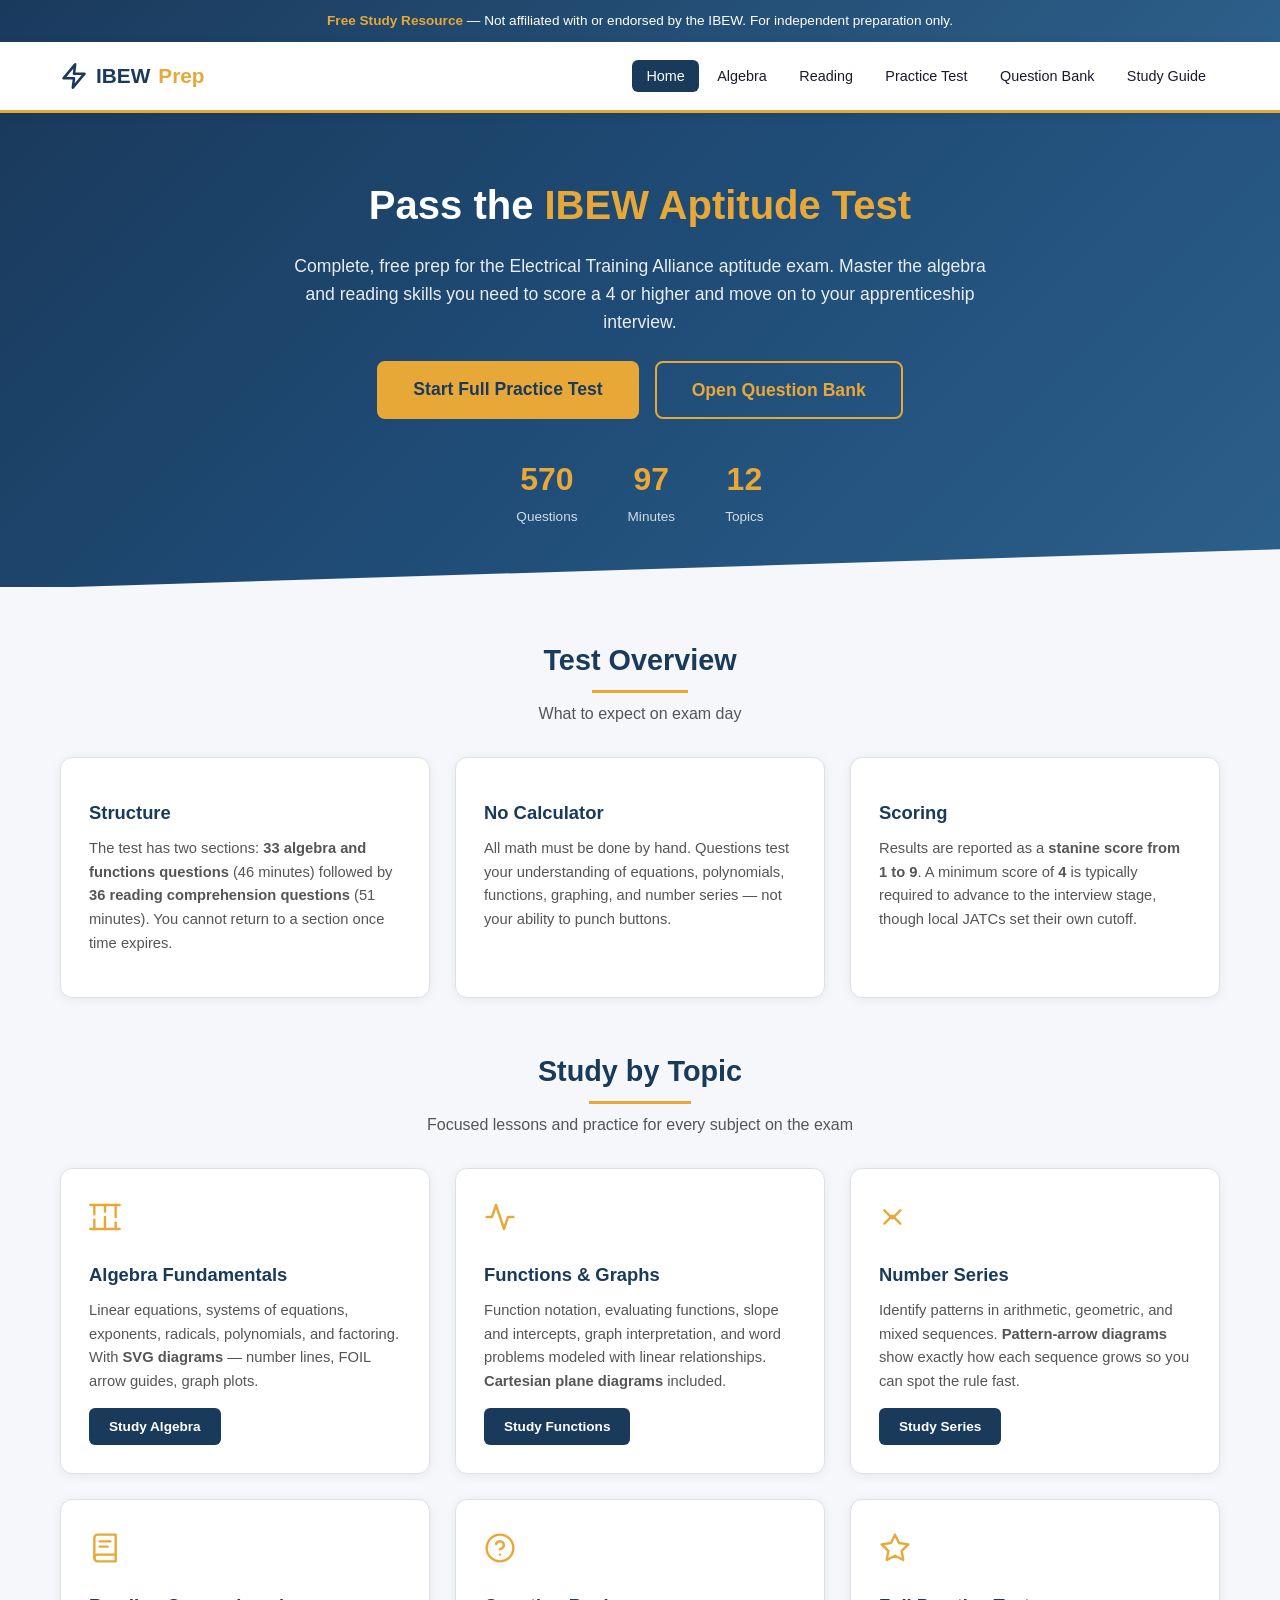
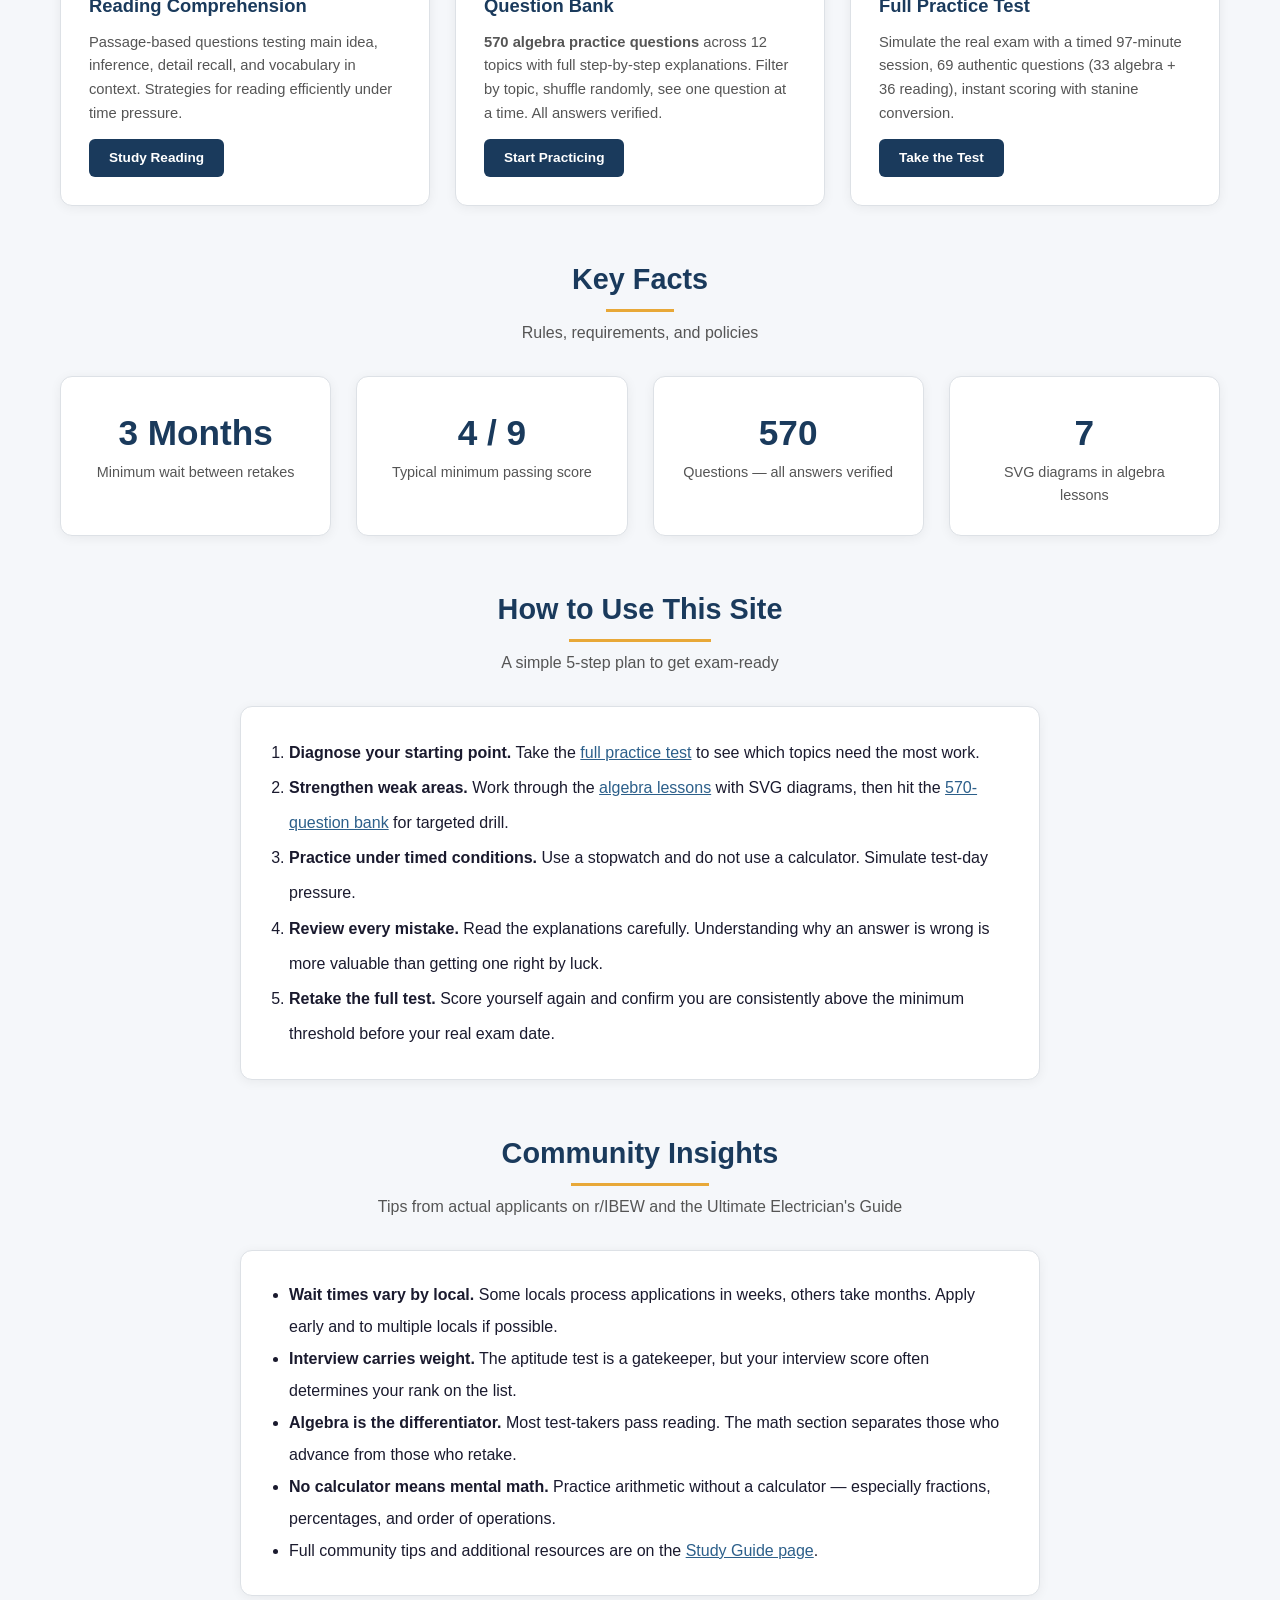
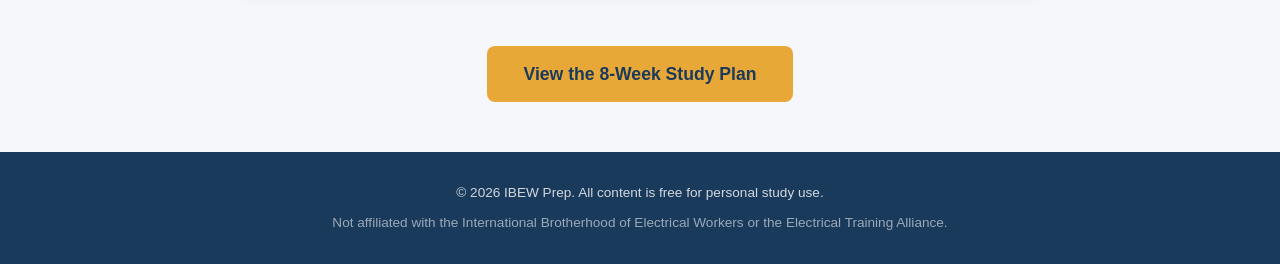
<file: index.html>
<!DOCTYPE html>
<html lang="en">
<head>
  <meta charset="UTF-8">
  <meta name="viewport" content="width=device-width, initial-scale=1.0">
  <title>IBEW Prep — Free Aptitude Test Study Guide & Practice</title>
  <meta name="description" content="Free IBEW Aptitude Test prep with algebra lessons, reading comprehension practice, SVG diagrams, and a 570-question bank. Pass your electrician apprenticeship exam.">
  <link rel="stylesheet" href="css/style.css">
</head>
<body>

  <!-- Top Banner -->
  <div class="top-banner">
    <strong>Free Study Resource</strong> — Not affiliated with or endorsed by the IBEW. For independent preparation only.
  </div>

  <!-- Header -->
  <header>
    <div class="header-inner">
      <a href="index.html" class="logo">
        <svg width="28" height="28" viewBox="0 0 24 24" fill="none" stroke="currentColor" stroke-width="2.2" stroke-linecap="round" stroke-linejoin="round">
          <path d="M13 2L3 14h9l-1 8 10-12h-9l1-8z"/>
        </svg>
        IBEW <span>Prep</span>
      </a>
      <nav>
        <a href="index.html" class="active">Home</a>
        <a href="./pages/algebra.html">Algebra</a>
        <a href="./pages/reading.html">Reading</a>
        <a href="./pages/practice-test.html">Practice Test</a>
        <a href="./pages/question-bank.html">Question Bank</a>
        <a href="./pages/study-guide.html">Study Guide</a>
      </nav>
    </div>
  </header>

  <!-- Hero -->
  <section class="hero">
    <h1>Pass the <span>IBEW Aptitude Test</span></h1>
    <p>Complete, free prep for the Electrical Training Alliance aptitude exam. Master the algebra and reading skills you need to score a 4 or higher and move on to your apprenticeship interview.</p>
    <div class="hero-actions">
      <a href="./pages/practice-test.html" class="hero-cta">Start Full Practice Test</a>
      <a href="./pages/question-bank.html" class="hero-cta hero-cta-secondary">Open Question Bank</a>
    </div>

    <div class="hero-stats">
      <div class="stat">
        <div class="stat-num">570</div>
        <div class="stat-label">Questions</div>
      </div>
      <div class="stat">
        <div class="stat-num">97</div>
        <div class="stat-label">Minutes</div>
      </div>
      <div class="stat">
        <div class="stat-num">12</div>
        <div class="stat-label">Topics</div>
      </div>
    </div>
  </section>

  <!-- Overview -->
  <div class="container">
    <div class="section-title">
      <h2>Test Overview</h2>
      <p>What to expect on exam day</p>
    </div>

    <div class="card-grid">
      <div class="card">
        <div class="card-icon"></div>
        <h3>Structure</h3>
        <p>The test has two sections: <strong>33 algebra and functions questions</strong> (46 minutes) followed by <strong>36 reading comprehension questions</strong> (51 minutes). You cannot return to a section once time expires.</p>
      </div>
      <div class="card">
        <div class="card-icon"></div>
        <h3>No Calculator</h3>
        <p>All math must be done by hand. Questions test your understanding of equations, polynomials, functions, graphing, and number series — not your ability to punch buttons.</p>
      </div>
      <div class="card">
        <div class="card-icon"></div>
        <h3>Scoring</h3>
        <p>Results are reported as a <strong>stanine score from 1 to 9</strong>. A minimum score of <strong>4</strong> is typically required to advance to the interview stage, though local JATCs set their own cutoff.</p>
      </div>
    </div>

    <!-- Updated Stats Row -->
    <div class="section-title">
      <h2>Study by Topic</h2>
      <p>Focused lessons and practice for every subject on the exam</p>
    </div>

    <div class="card-grid">
      <div class="card">
        <div class="card-icon">
          <svg width="32" height="32" viewBox="0 0 24 24" fill="none" stroke="currentColor" stroke-width="1.8" stroke-linecap="round" stroke-linejoin="round">
            <line x1="4" y1="21" x2="4" y2="14"/><line x1="4" y1="10" x2="4" y2="3"/>
            <line x1="12" y1="21" x2="12" y2="12"/><line x1="12" y1="8" x2="12" y2="3"/>
            <line x1="20" y1="21" x2="20" y2="16"/><line x1="20" y1="12" x2="20" y2="3"/>
            <line x1="1" y1="3" x2="23" y2="3"/><line x1="1" y1="21" x2="23" y2="21"/>
          </svg>
        </div>
        <h3>Algebra Fundamentals</h3>
        <p>Linear equations, systems of equations, exponents, radicals, polynomials, and factoring. With <strong>SVG diagrams</strong> — number lines, FOIL arrow guides, graph plots.</p>
        <a href="./pages/algebra.html#fundamentals" class="btn">Study Algebra</a>
      </div>
      <div class="card">
        <div class="card-icon">
          <svg width="32" height="32" viewBox="0 0 24 24" fill="none" stroke="currentColor" stroke-width="1.8" stroke-linecap="round" stroke-linejoin="round">
            <polyline points="22 12 18 12 15 21 9 3 6 12 2 12"/>
          </svg>
        </div>
        <h3>Functions & Graphs</h3>
        <p>Function notation, evaluating functions, slope and intercepts, graph interpretation, and word problems modeled with linear relationships. <strong>Cartesian plane diagrams</strong> included.</p>
        <a href="./pages/algebra.html#functions" class="btn">Study Functions</a>
      </div>
      <div class="card">
        <div class="card-icon">
          <svg width="32" height="32" viewBox="0 0 24 24" fill="none" stroke="currentColor" stroke-width="1.8" stroke-linecap="round" stroke-linejoin="round">
            <polyline points="4 17 10 11 16 17"/><polyline points="4 7 10 13 16 7"/>
          </svg>
        </div>
        <h3>Number Series</h3>
        <p>Identify patterns in arithmetic, geometric, and mixed sequences. <strong>Pattern-arrow diagrams</strong> show exactly how each sequence grows so you can spot the rule fast.</p>
        <a href="./pages/algebra.html#series" class="btn">Study Series</a>
      </div>
      <div class="card">
        <div class="card-icon">
          <svg width="32" height="32" viewBox="0 0 24 24" fill="none" stroke="currentColor" stroke-width="1.8" stroke-linecap="round" stroke-linejoin="round">
            <path d="M4 19.5A2.5 2.5 0 0 1 6.5 17H20"/><path d="M6.5 2H20v20H6.5A2.5 2.5 0 0 1 4 19.5v-15A2.5 2.5 0 0 1 6.5 2z"/>
            <line x1="8" y1="7" x2="16" y2="7"/><line x1="8" y1="11" x2="14" y2="11"/>
          </svg>
        </div>
        <h3>Reading Comprehension</h3>
        <p>Passage-based questions testing main idea, inference, detail recall, and vocabulary in context. Strategies for reading efficiently under time pressure.</p>
        <a href="./pages/reading.html" class="btn">Study Reading</a>
      </div>
      <div class="card">
        <div class="card-icon">
          <svg width="32" height="32" viewBox="0 0 24 24" fill="none" stroke="currentColor" stroke-width="1.8" stroke-linecap="round" stroke-linejoin="round">
            <circle cx="12" cy="12" r="10"/><path d="M9.09 9a3 3 0 0 1 5.83 1c0 2-3 3-3 3"/><line x1="12" y1="17" x2="12.01" y2="17"/>
          </svg>
        </div>
        <h3>Question Bank</h3>
        <p><strong>570 algebra practice questions</strong> across 12 topics with full step-by-step explanations. Filter by topic, shuffle randomly, see one question at a time. All answers verified.</p>
        <a href="./pages/question-bank.html" class="btn">Start Practicing</a>
      </div>
      <div class="card">
        <div class="card-icon">
          <svg width="32" height="32" viewBox="0 0 24 24" fill="none" stroke="currentColor" stroke-width="1.8" stroke-linecap="round" stroke-linejoin="round">
            <polygon points="12 2 15.09 8.26 22 9.27 17 14.14 18.18 21.02 12 17.77 5.82 21.02 7 14.14 2 9.27 8.91 8.26 12 2"/>
          </svg>
        </div>
        <h3>Full Practice Test</h3>
        <p>Simulate the real exam with a timed 97-minute session, 69 authentic questions (33 algebra + 36 reading), instant scoring with stanine conversion.</p>
        <a href="./pages/practice-test.html" class="btn">Take the Test</a>
      </div>
    </div>

    <!-- Quick Stats -->
    <div class="section-title">
      <h2>Key Facts</h2>
      <p>Rules, requirements, and policies</p>
    </div>

    <div class="card-grid" style="grid-template-columns: repeat(auto-fit, minmax(200px, 1fr));">
      <div class="card" style="text-align:center;">
        <div class="stat-num" style="font-size:2.2rem; color:var(--primary);">3 Months</div>
        <p style="margin-bottom:0; font-size:0.9rem;">Minimum wait between retakes</p>
      </div>
      <div class="card" style="text-align:center;">
        <div class="stat-num" style="font-size:2.2rem; color:var(--primary);">4 / 9</div>
        <p style="margin-bottom:0; font-size:0.9rem;">Typical minimum passing score</p>
      </div>
      <div class="card" style="text-align:center;">
        <div class="stat-num" style="font-size:2.2rem; color:var(--primary);">570</div>
        <p style="margin-bottom:0; font-size:0.9rem;">Questions — all answers verified</p>
      </div>
      <div class="card" style="text-align:center;">
        <div class="stat-num" style="font-size:2.2rem; color:var(--primary);">7</div>
        <p style="margin-bottom:0; font-size:0.9rem;">SVG diagrams in algebra lessons</p>
      </div>
    </div>

    <!-- How to Use This Site -->
    <div class="section-title">
      <h2>How to Use This Site</h2>
      <p>A simple 5-step plan to get exam-ready</p>
    </div>

    <div class="card" style="max-width: 800px; margin: 0 auto 30px;">
      <ol style="margin-left: 20px; line-height: 2.2;">
        <li><strong>Diagnose your starting point.</strong> Take the <a href="./pages/practice-test.html" style="color: var(--primary-light);">full practice test</a> to see which topics need the most work.</li>
        <li><strong>Strengthen weak areas.</strong> Work through the <a href="./pages/algebra.html" style="color: var(--primary-light);">algebra lessons</a> with SVG diagrams, then hit the <a href="./pages/question-bank.html" style="color: var(--primary-light);">570-question bank</a> for targeted drill.</li>
        <li><strong>Practice under timed conditions.</strong> Use a stopwatch and do not use a calculator. Simulate test-day pressure.</li>
        <li><strong>Review every mistake.</strong> Read the explanations carefully. Understanding why an answer is wrong is more valuable than getting one right by luck.</li>
        <li><strong>Retake the full test.</strong> Score yourself again and confirm you are consistently above the minimum threshold before your real exam date.</li>
      </ol>
    </div>

    <!-- Community section -->
    <div class="section-title">
      <h2>Community Insights</h2>
      <p>Tips from actual applicants on r/IBEW and the Ultimate Electrician's Guide</p>
    </div>

    <div class="card" style="max-width: 800px; margin: 0 auto 30px;">
      <ul style="margin-left: 20px; line-height: 2.0;">
        <li><strong>Wait times vary by local.</strong> Some locals process applications in weeks, others take months. Apply early and to multiple locals if possible.</li>
        <li><strong>Interview carries weight.</strong> The aptitude test is a gatekeeper, but your interview score often determines your rank on the list.</li>
        <li><strong>Algebra is the differentiator.</strong> Most test-takers pass reading. The math section separates those who advance from those who retake.</li>
        <li><strong>No calculator means mental math.</strong> Practice arithmetic without a calculator — especially fractions, percentages, and order of operations.</li>
        <li>Full community tips and additional resources are on the <a href="./pages/study-guide.html" style="color: var(--primary-light);">Study Guide page</a>.</li>
      </ul>
    </div>

    <!-- CTA -->
    <div style="text-align:center; margin: 50px 0;">
      <a href="./pages/study-guide.html" class="hero-cta">View the 8-Week Study Plan</a>
    </div>
  </div>

  <!-- Footer -->
  <footer>
    <p>&copy; 2026 IBEW Prep. All content is free for personal study use.</p>
    <p style="margin-top:8px; opacity:0.7;">Not affiliated with the International Brotherhood of Electrical Workers or the Electrical Training Alliance.</p>
  </footer>

</body>
</html>
</file>
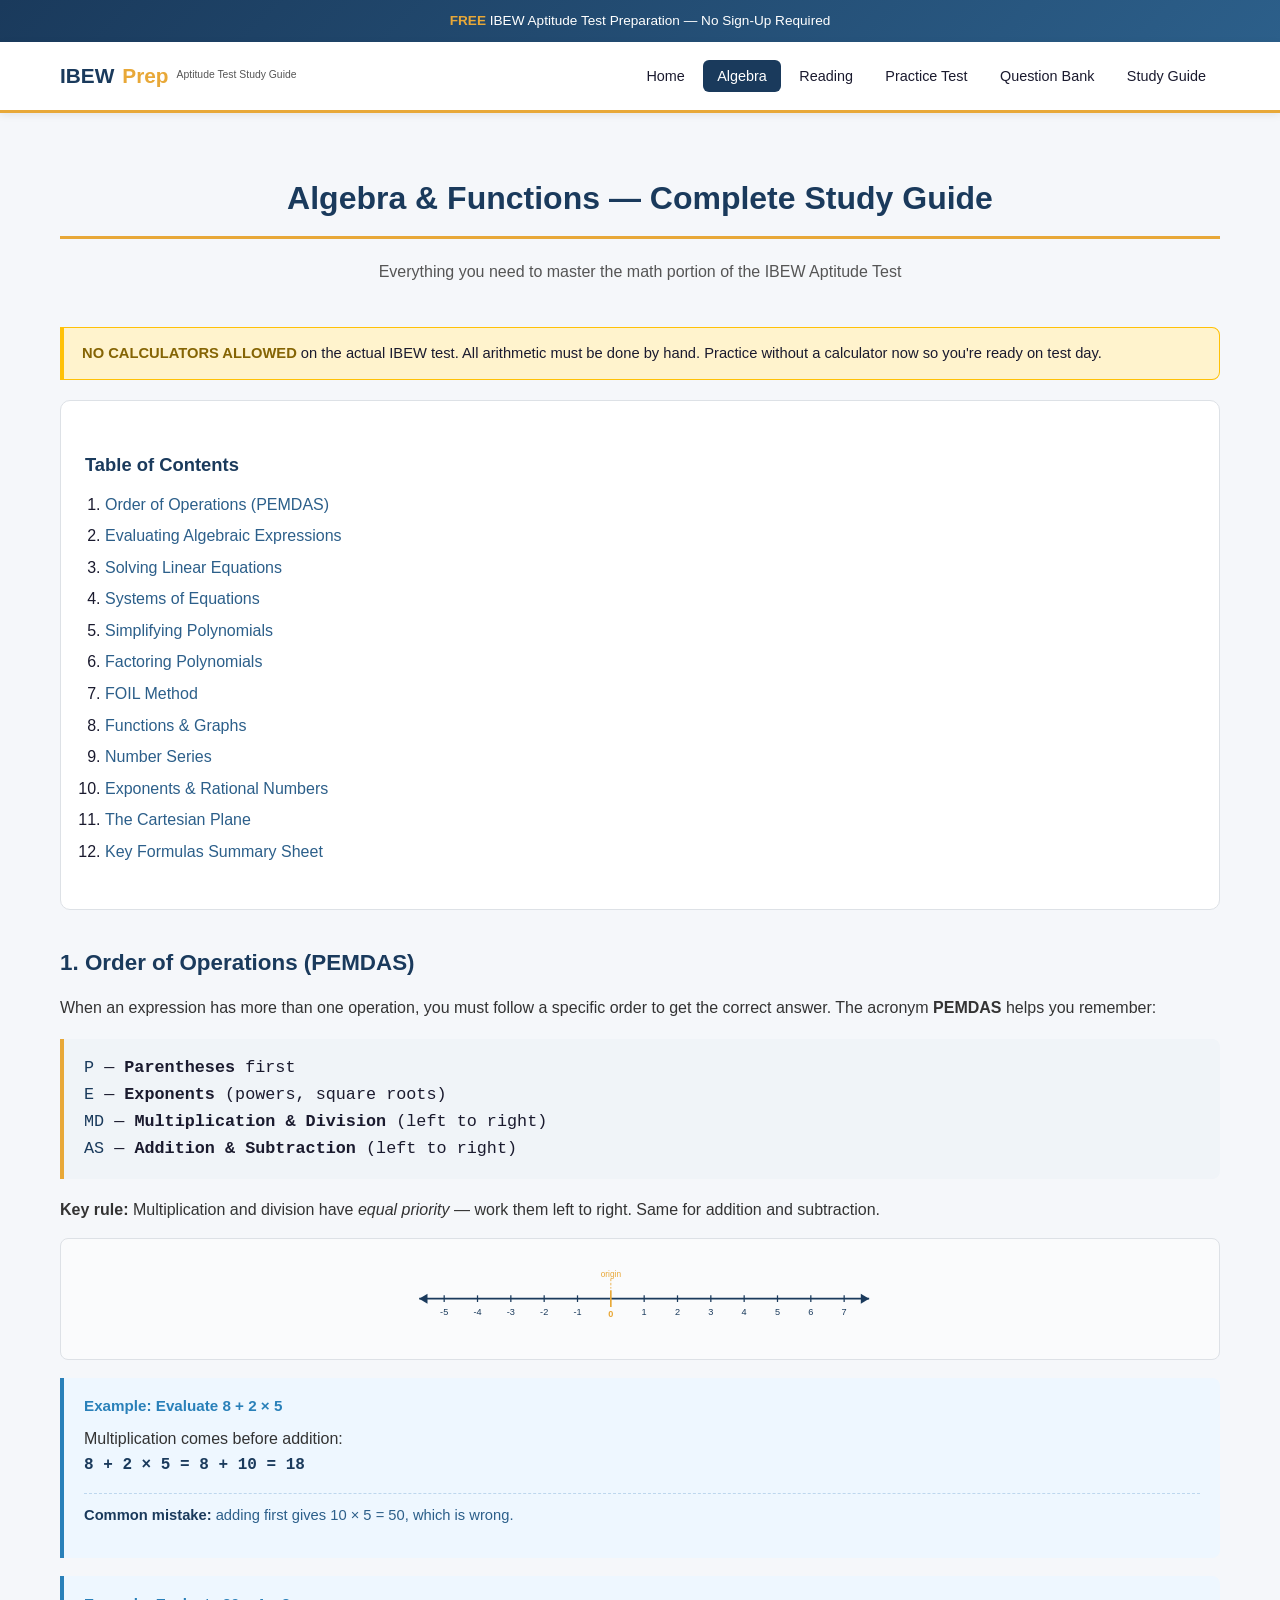
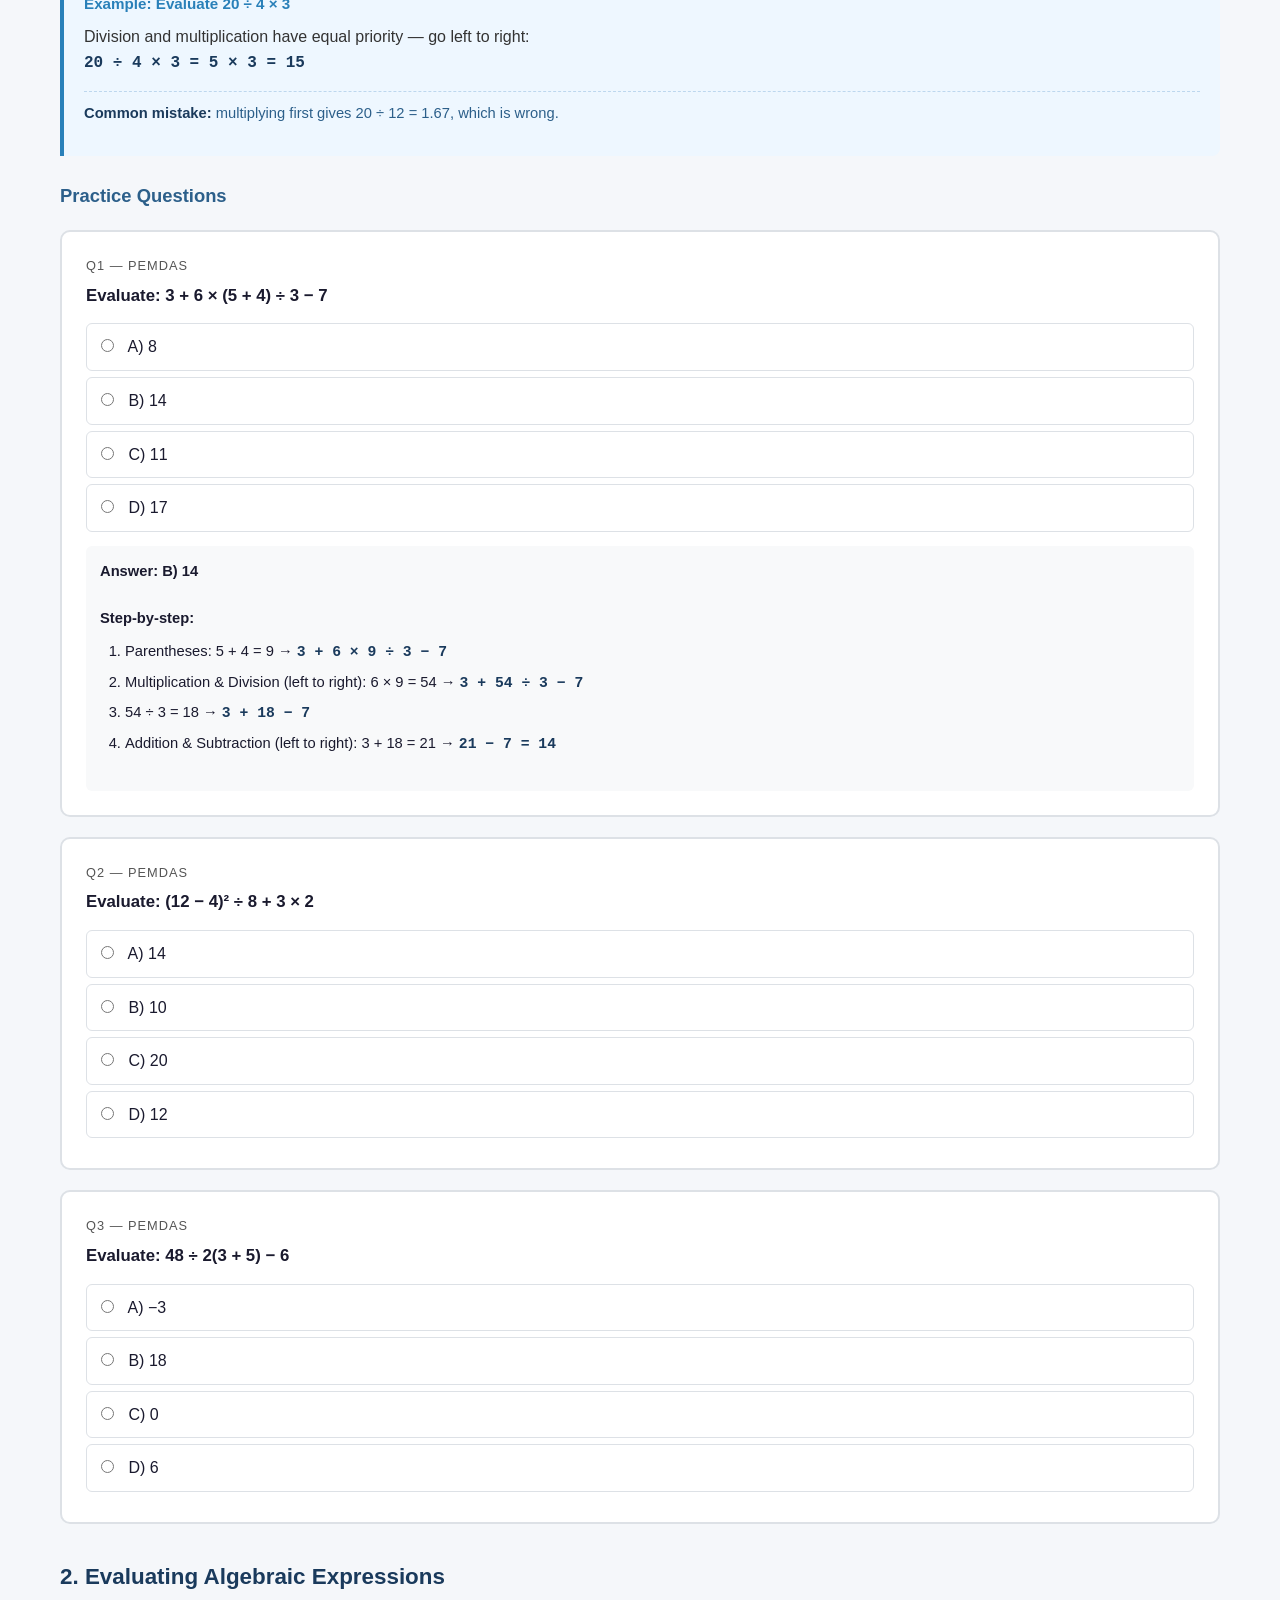
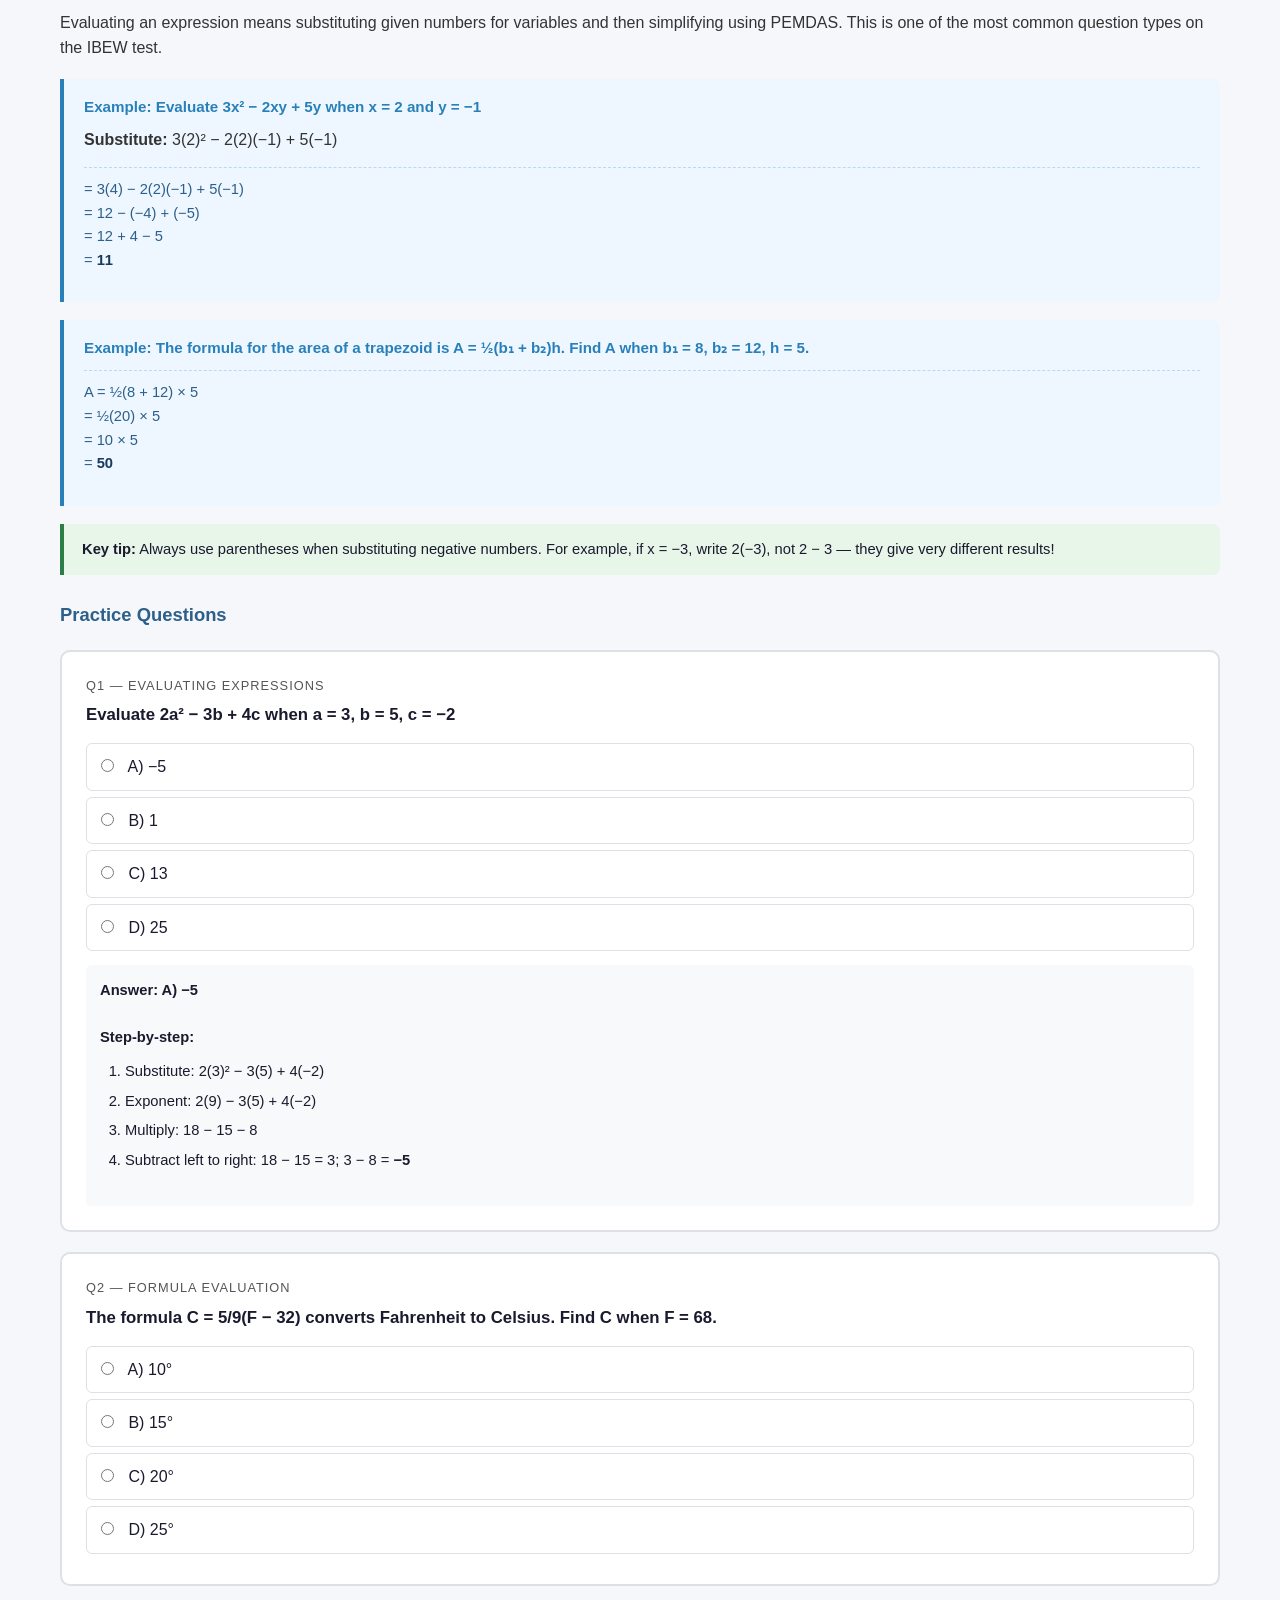
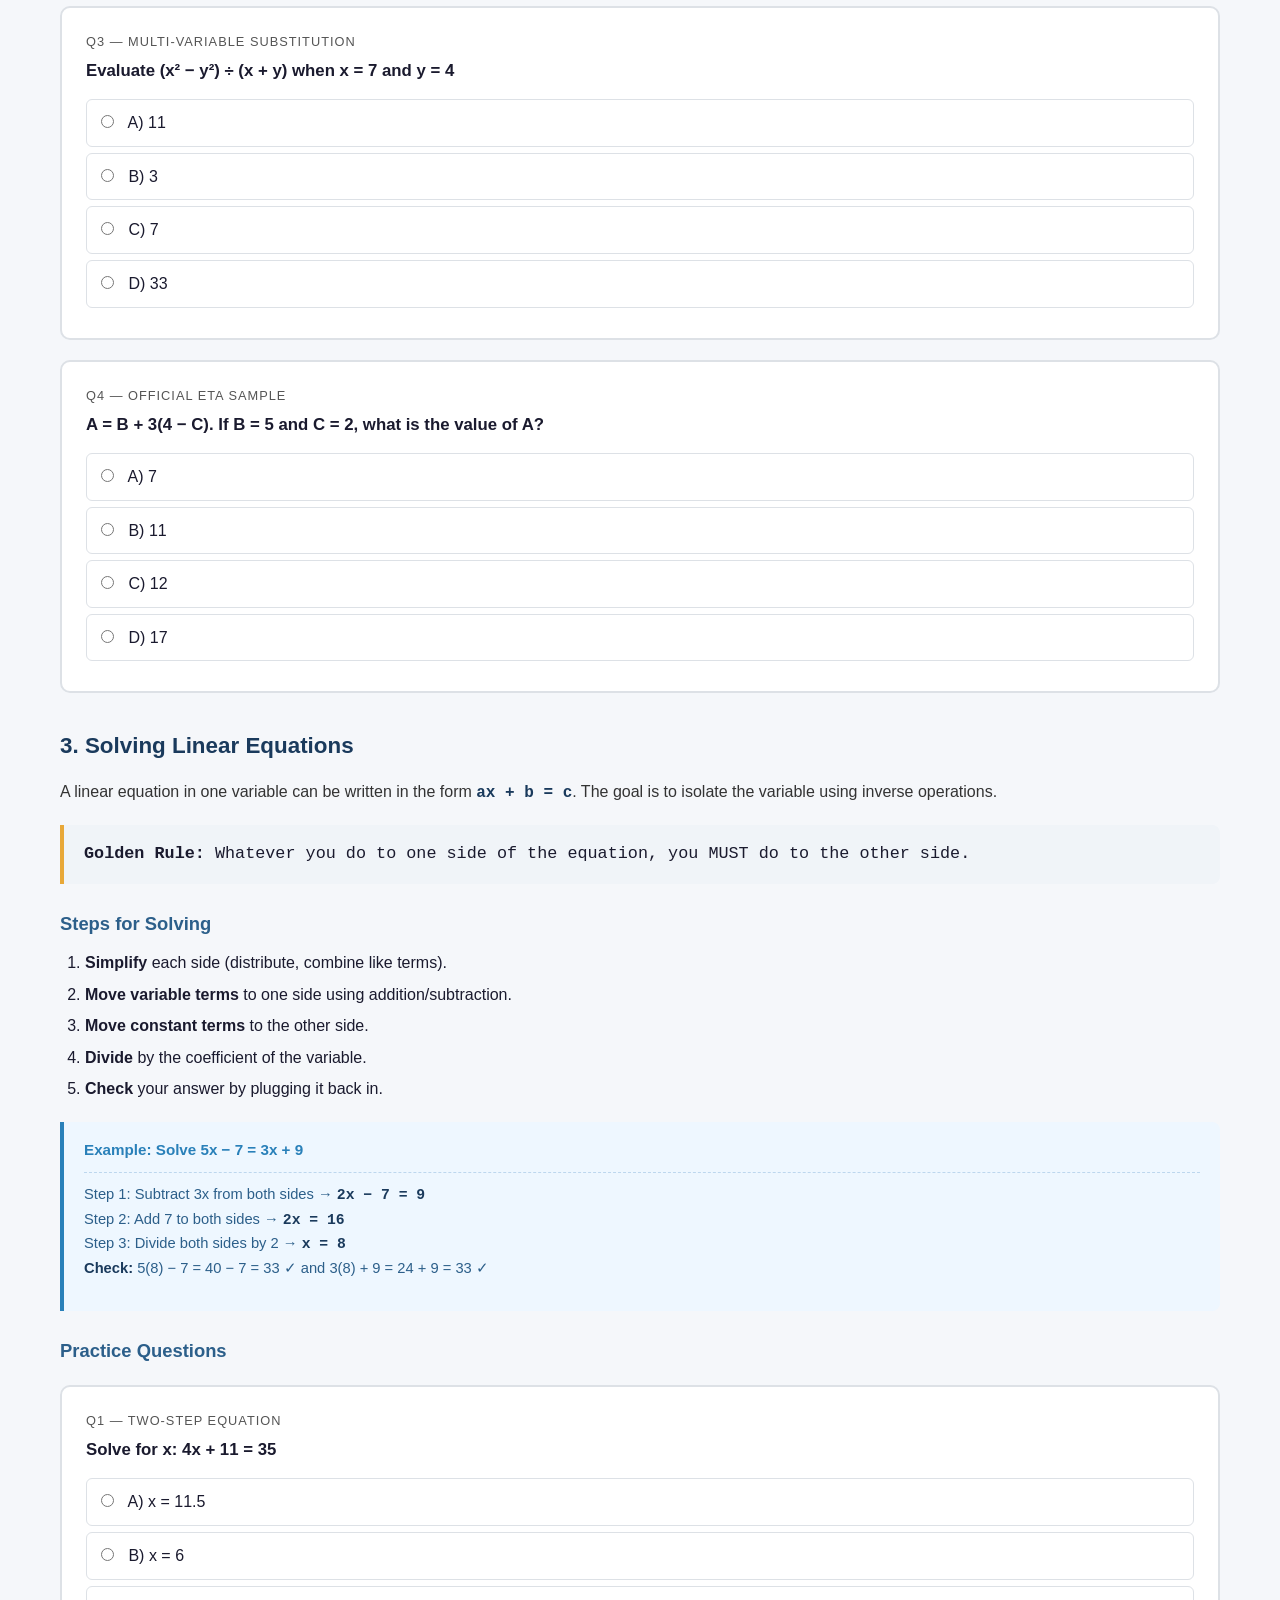
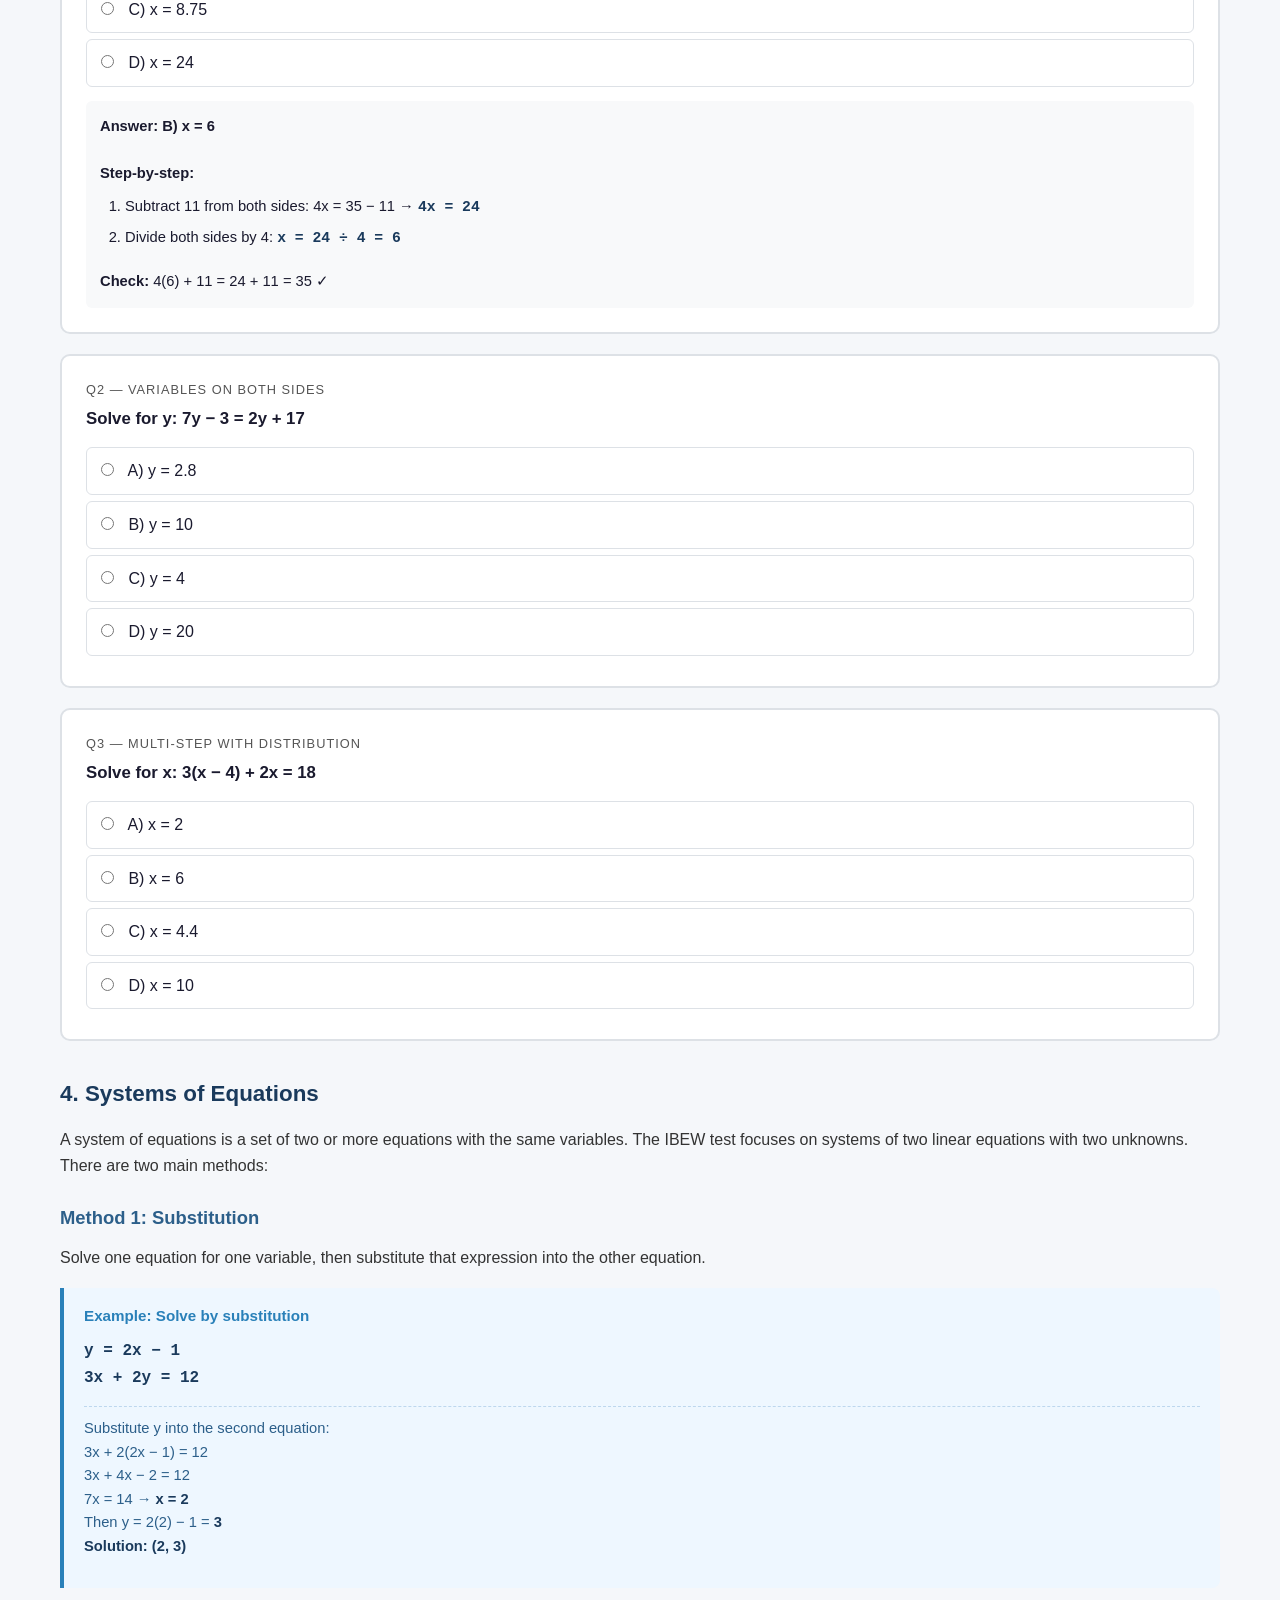
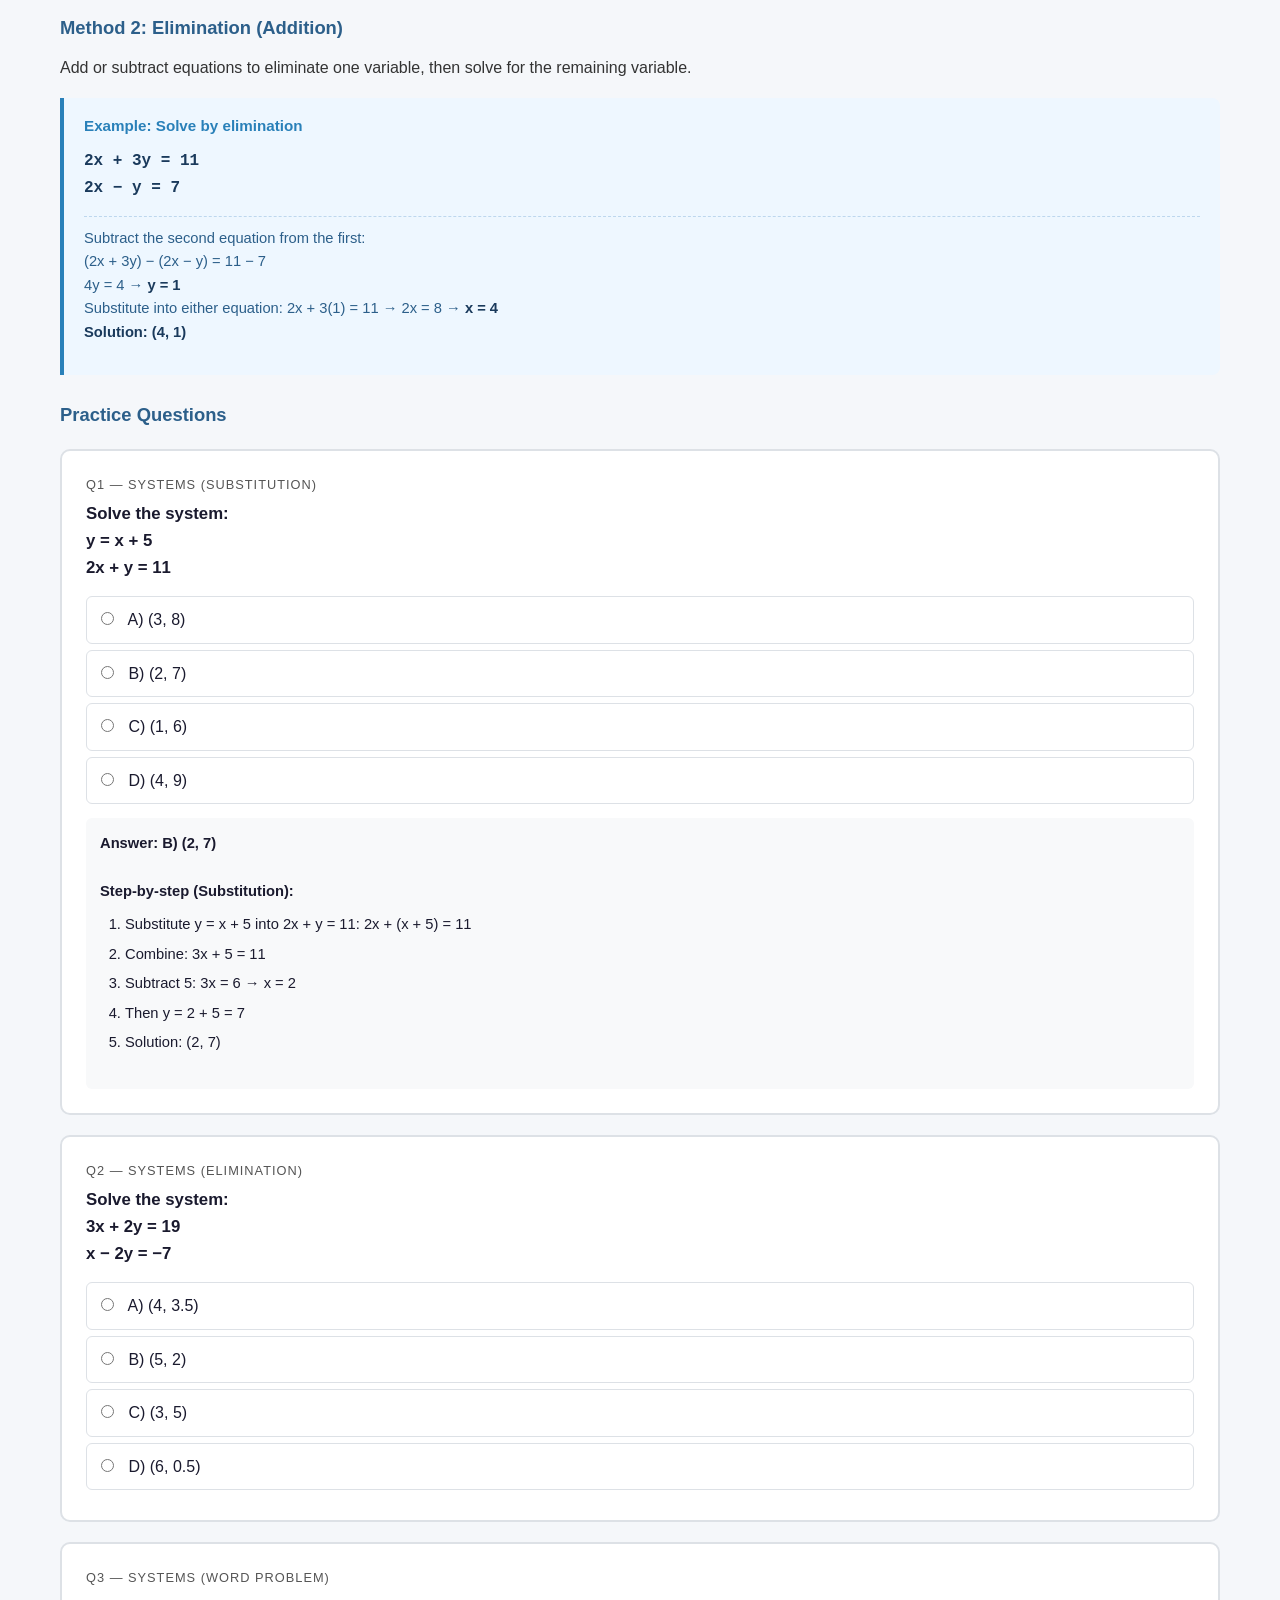
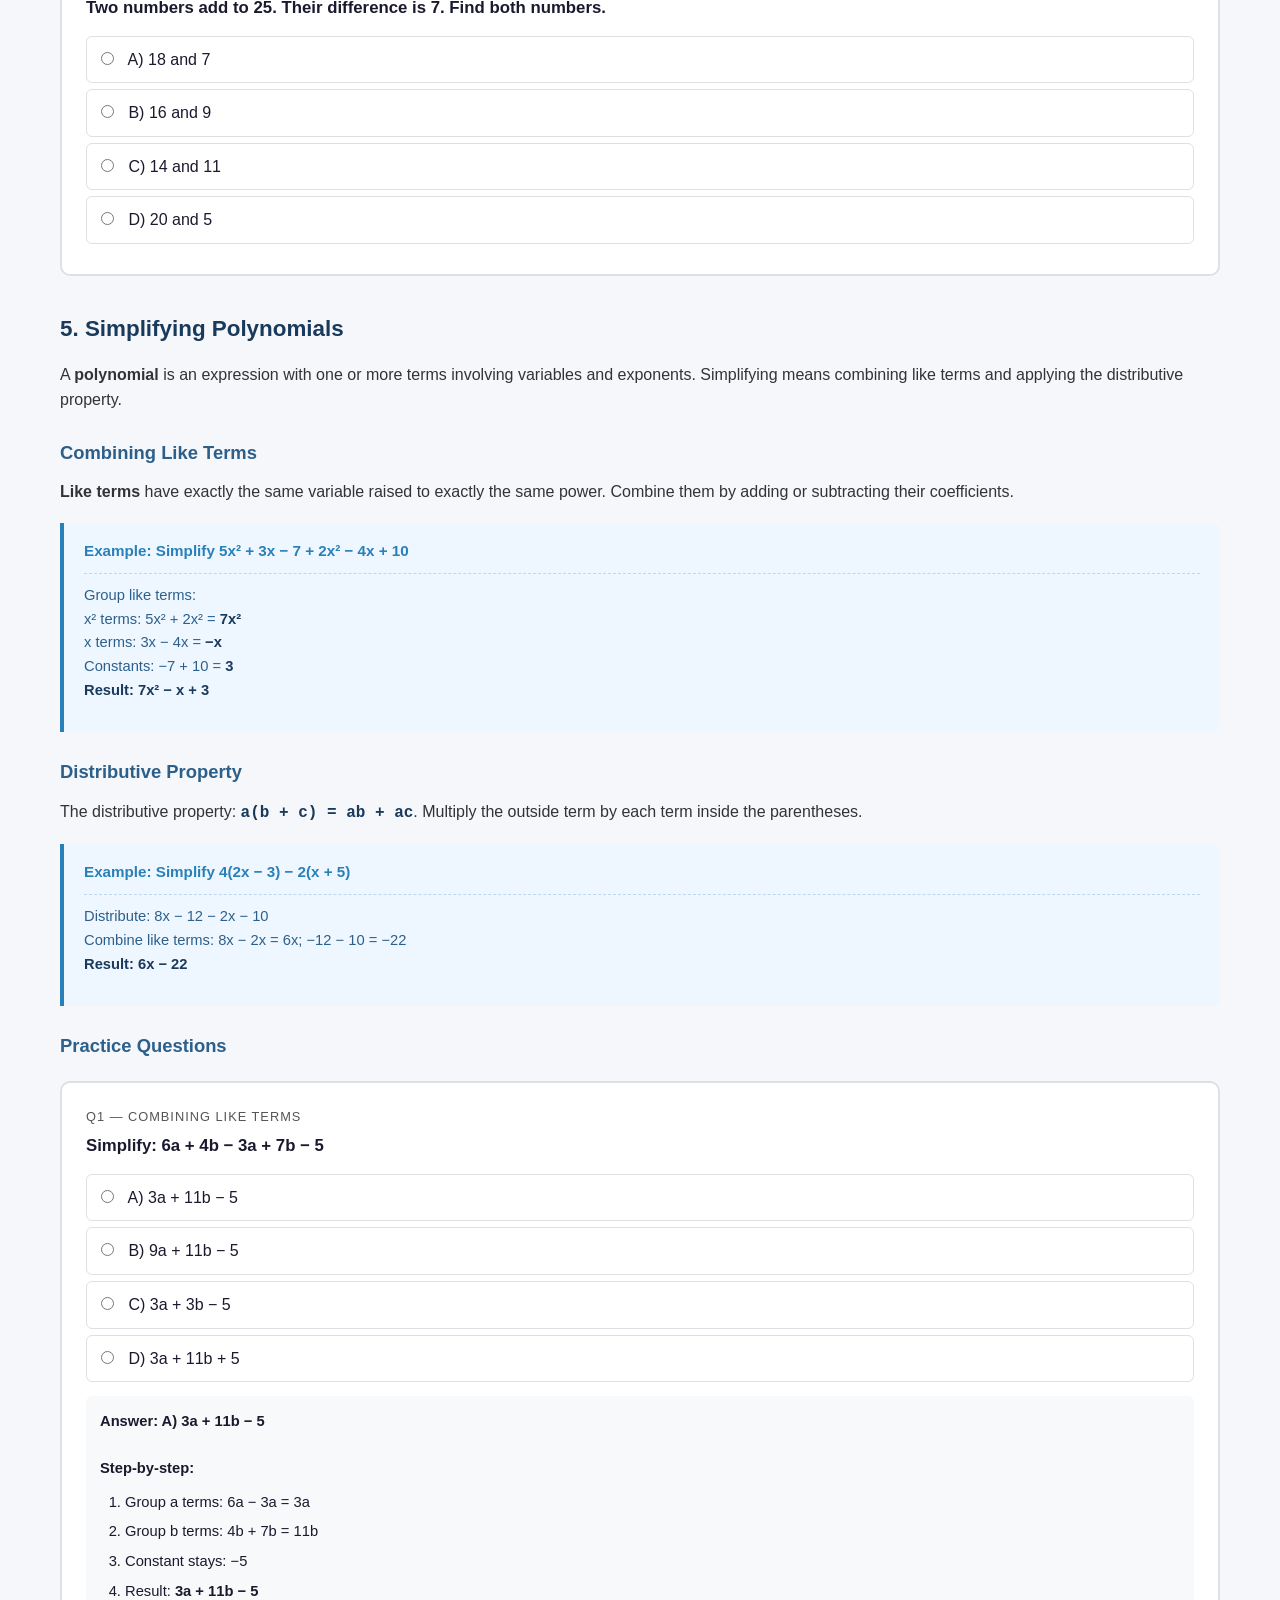
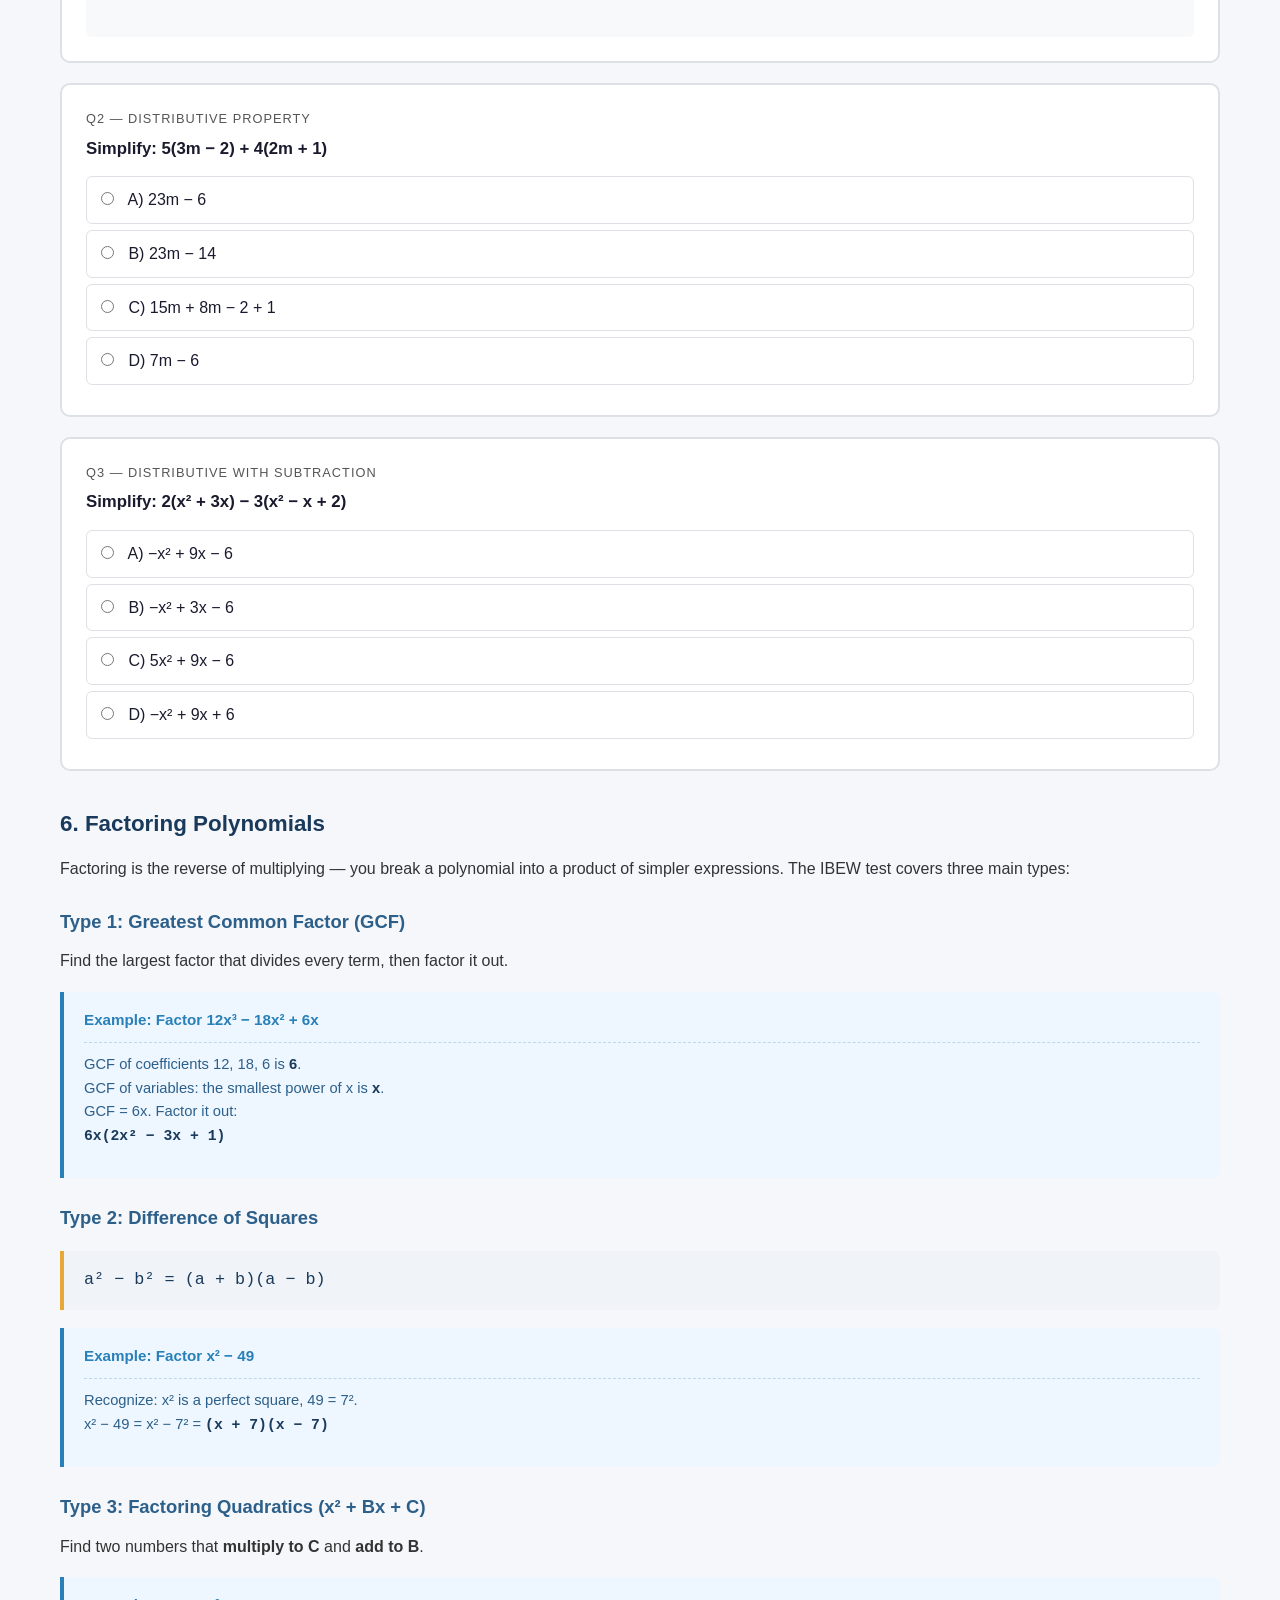
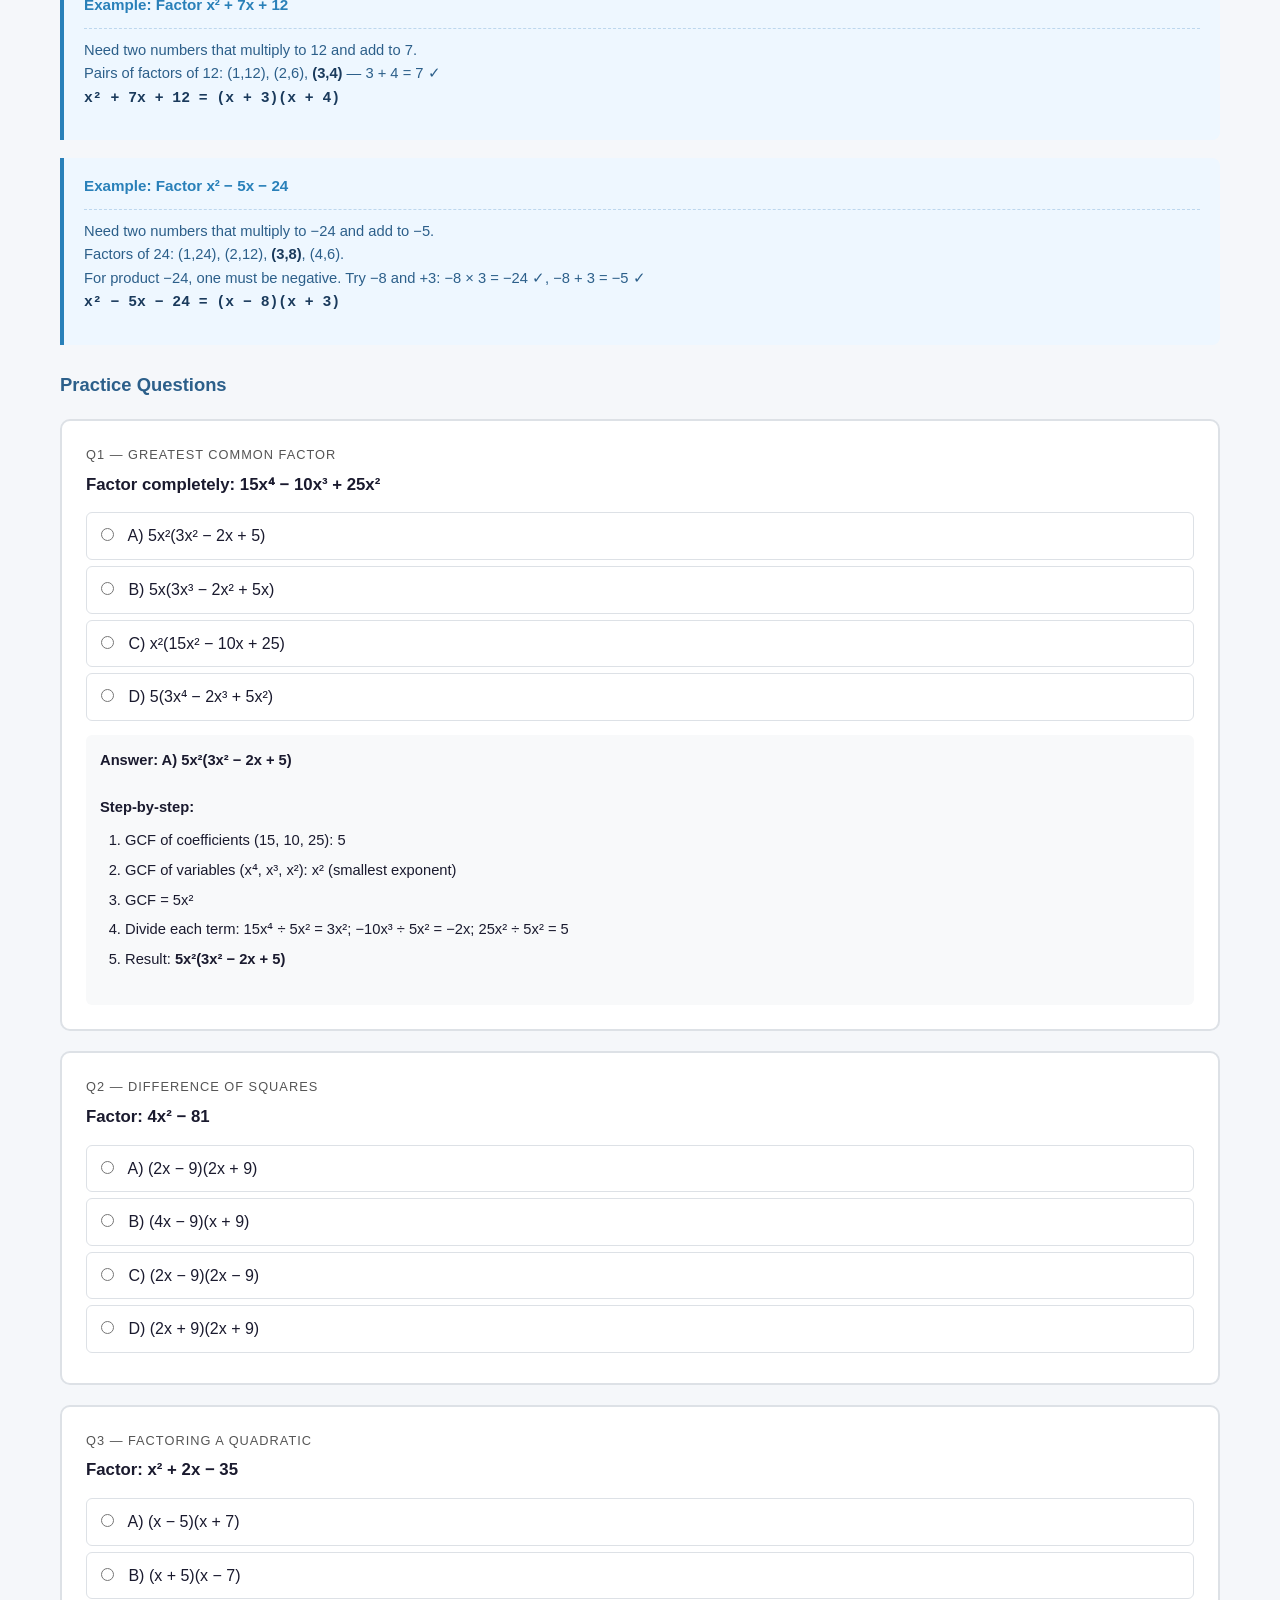
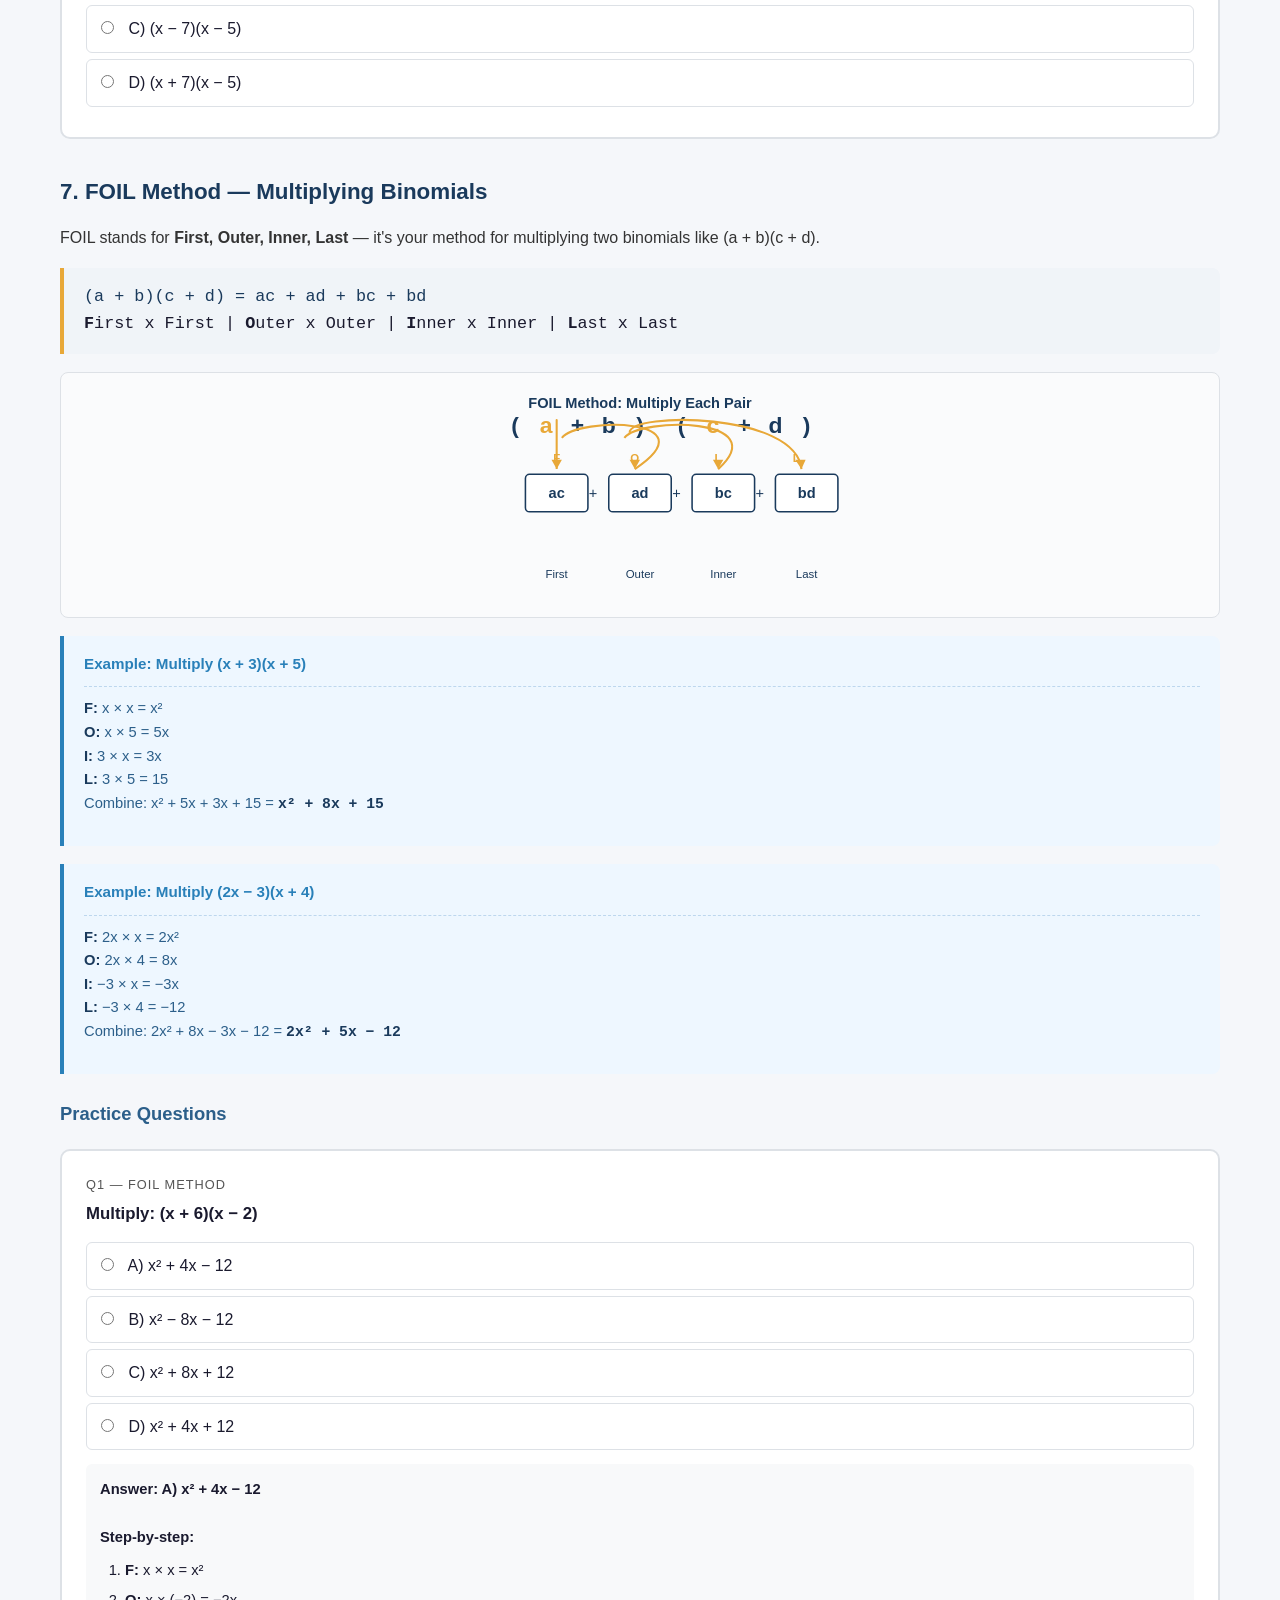
<file: pages/algebra.html>
<!DOCTYPE html>
<html lang="en">
<head>
  <meta charset="UTF-8">
  <meta name="viewport" content="width=device-width, initial-scale=1.0">
  <title>Algebra & Functions — IBEW Aptitude Test Prep</title>
  <link rel="stylesheet" href="../css/style.css">
  <style>
    .math { font-family: 'Courier New', monospace; color: var(--primary); font-weight: 600; }
    .step-list { list-style: none; padding-left: 0; }
    .step-list li { padding: 6px 0 6px 28px; position: relative; }
    .step-list li::before { content: '→'; position: absolute; left: 4px; color: var(--secondary); font-weight: 700; }
    table.data-table { width: 100%; border-collapse: collapse; margin: 16px 0; }
    table.data-table th, table.data-table td { border: 1px solid var(--border); padding: 8px 12px; text-align: center; }
    table.data-table th { background: var(--primary); color: white; font-size: 0.85rem; }
    table.data-table tr:nth-child(even) { background: #f8f9fa; }
    .key-point { background: #e8f5e9; border-left: 4px solid var(--success); padding: 14px 18px; border-radius: 0 8px 8px 0; margin: 16px 0; font-size: 0.92rem; }
    .diagram-box { background: #fafbfc; border: 1px solid var(--border); border-radius: 8px; padding: 18px; margin: 16px 0; text-align: center; overflow-x: auto; }
    .diagram-box svg { display: block; margin: 0 auto; max-width: 100%; height: auto; }
    sup { font-size: 0.78em; }
  </style>
</head>
<body>

<!-- === TOP BANNER === -->
<div class="top-banner">
  <strong>FREE</strong> IBEW Aptitude Test Preparation — No Sign-Up Required
</div>

<!-- === HEADER === -->
<header>
  <div class="header-inner">
    <a href="../index.html" class="logo">
      IBEW<span>Prep</span>
      <span class="sub">Aptitude Test Study Guide</span>
    </a>
    <nav>
      <a href="../index.html">Home</a>
      <a href="algebra.html" class="active">Algebra</a>
      <a href="reading.html">Reading</a>
      <a href="practice-test.html">Practice Test</a>
      <a href="question-bank.html">Question Bank</a>
      <a href="study-guide.html">Study Guide</a>
    </nav>
  </div>
</header>

<!-- === MAIN CONTENT === -->
<main class="lesson-page">
<div class="container">

  <!-- === PAGE HEADER === -->
  <div class="page-header">
    <h1>Algebra &amp; Functions — Complete Study Guide</h1>
    <p>Everything you need to master the math portion of the IBEW Aptitude Test</p>
  </div>

  <!-- === CALCULATOR WARNING === -->
  <div class="warning-box">
    <strong>NO CALCULATORS ALLOWED</strong> on the actual IBEW test. All arithmetic must be done by hand. Practice without a calculator now so you're ready on test day.
  </div>

  <!-- === TABLE OF CONTENTS === -->
  <div class="toc">
    <h3>Table of Contents</h3>
    <ol>
      <li><a href="#fundamentals">Order of Operations (PEMDAS)</a></li>
      <li><a href="#s2">Evaluating Algebraic Expressions</a></li>
      <li><a href="#s3">Solving Linear Equations</a></li>
      <li><a href="#s4">Systems of Equations</a></li>
      <li><a href="#s5">Simplifying Polynomials</a></li>
      <li><a href="#s6">Factoring Polynomials</a></li>
      <li><a href="#s7">FOIL Method</a></li>
      <li><a href="#functions">Functions &amp; Graphs</a></li>
      <li><a href="#series">Number Series</a></li>
      <li><a href="#s10">Exponents &amp; Rational Numbers</a></li>
      <li><a href="#s11">The Cartesian Plane</a></li>
      <li><a href="#s12">Key Formulas Summary Sheet</a></li>
    </ol>
  </div>

<!-- ============================================================ -->
<!-- SECTION 1: ORDER OF OPERATIONS (PEMDAS)                       -->
<!-- ============================================================ -->
<section id="fundamentals">
  <h2>1. Order of Operations (PEMDAS)</h2>
  <p>When an expression has more than one operation, you must follow a specific order to get the correct answer. The acronym <strong>PEMDAS</strong> helps you remember:</p>

  <div class="formula-box">
    <code>P</code> — <strong>Parentheses</strong> first<br>
    <code>E</code> — <strong>Exponents</strong> (powers, square roots)<br>
    <code>MD</code> — <strong>Multiplication &amp; Division</strong> (left to right)<br>
    <code>AS</code> — <strong>Addition &amp; Subtraction</strong> (left to right)
  </div>

  <p><strong>Key rule:</strong> Multiplication and division have <em>equal priority</em> — work them left to right. Same for addition and subtraction.</p>

  <div class="diagram-box">
    <svg viewBox="0 0 600 100" xmlns="http://www.w3.org/2000/svg" style="max-width:500px;">
      <line x1="35" y1="50" x2="575" y2="50" stroke="#1a3a5c" stroke-width="2"/>
      <polygon points="575,50 565,44 565,56" fill="#1a3a5c"/>
      <polygon points="35,50 45,44 45,56" fill="#1a3a5c"/>
      <g font-family="Arial,Helvetica,sans-serif" font-size="11" fill="#1a3a5c" text-anchor="middle">
        <line x1="65" y1="46" x2="65" y2="54" stroke="#1a3a5c" stroke-width="1.5"/>
        <text x="65" y="70">-5</text>
        <line x1="105" y1="46" x2="105" y2="54" stroke="#1a3a5c" stroke-width="1.5"/>
        <text x="105" y="70">-4</text>
        <line x1="145" y1="46" x2="145" y2="54" stroke="#1a3a5c" stroke-width="1.5"/>
        <text x="145" y="70">-3</text>
        <line x1="185" y1="46" x2="185" y2="54" stroke="#1a3a5c" stroke-width="1.5"/>
        <text x="185" y="70">-2</text>
        <line x1="225" y1="46" x2="225" y2="54" stroke="#1a3a5c" stroke-width="1.5"/>
        <text x="225" y="70">-1</text>
        <line x1="265" y1="40" x2="265" y2="60" stroke="#e8a838" stroke-width="2"/>
        <text x="265" y="72" fill="#e8a838" font-weight="bold">0</text>
        <line x1="305" y1="46" x2="305" y2="54" stroke="#1a3a5c" stroke-width="1.5"/>
        <text x="305" y="70">1</text>
        <line x1="345" y1="46" x2="345" y2="54" stroke="#1a3a5c" stroke-width="1.5"/>
        <text x="345" y="70">2</text>
        <line x1="385" y1="46" x2="385" y2="54" stroke="#1a3a5c" stroke-width="1.5"/>
        <text x="385" y="70">3</text>
        <line x1="425" y1="46" x2="425" y2="54" stroke="#1a3a5c" stroke-width="1.5"/>
        <text x="425" y="70">4</text>
        <line x1="465" y1="46" x2="465" y2="54" stroke="#1a3a5c" stroke-width="1.5"/>
        <text x="465" y="70">5</text>
        <line x1="505" y1="46" x2="505" y2="54" stroke="#1a3a5c" stroke-width="1.5"/>
        <text x="505" y="70">6</text>
        <line x1="545" y1="46" x2="545" y2="54" stroke="#1a3a5c" stroke-width="1.5"/>
        <text x="545" y="70">7</text>
      </g>
      <g font-family="Arial,Helvetica,sans-serif" font-size="10" fill="#e8a838" text-anchor="middle">
        <text x="265" y="24">origin</text>
        <line x1="265" y1="26" x2="265" y2="38" stroke="#e8a838" stroke-width="1" stroke-dasharray="3,2"/>
      </g>
    </svg>
  </div>

  <div class="example-box">
    <h4>Example: Evaluate 8 + 2 × 5</h4>
    <p>Multiplication comes before addition:<br>
    <span class="math">8 + 2 × 5 = 8 + 10 = 18</span></p>
    <p class="solution"><strong>Common mistake:</strong> adding first gives 10 × 5 = 50, which is wrong.</p>
  </div>

  <div class="example-box">
    <h4>Example: Evaluate 20 ÷ 4 × 3</h4>
    <p>Division and multiplication have equal priority — go left to right:<br>
    <span class="math">20 ÷ 4 × 3 = 5 × 3 = 15</span></p>
    <p class="solution"><strong>Common mistake:</strong> multiplying first gives 20 ÷ 12 = 1.67, which is wrong.</p>
  </div>

  <!-- Practice Questions -->
  <h3>Practice Questions</h3>

  <div class="practice-question">
    <div class="q-label">Q1 — PEMDAS</div>
    <div class="q-text">Evaluate: 3 + 6 × (5 + 4) ÷ 3 − 7</div>
    <div class="options">
      <label><input type="radio" name="q1"> A) 8</label>
      <label><input type="radio" name="q1"> B) 14</label>
      <label><input type="radio" name="q1"> C) 11</label>
      <label><input type="radio" name="q1"> D) 17</label>
    </div>
    <div class="explanation show">
      <strong>Answer: B) 14</strong><br><br>
      <strong>Step-by-step:</strong>
      <ol>
        <li>Parentheses: 5 + 4 = 9 → <span class="math">3 + 6 × 9 ÷ 3 − 7</span></li>
        <li>Multiplication &amp; Division (left to right): 6 × 9 = 54 → <span class="math">3 + 54 ÷ 3 − 7</span></li>
        <li>54 ÷ 3 = 18 → <span class="math">3 + 18 − 7</span></li>
        <li>Addition &amp; Subtraction (left to right): 3 + 18 = 21 → <span class="math">21 − 7 = 14</span></li>
      </ol>
    </div>
  </div>

  <div class="practice-question">
    <div class="q-label">Q2 — PEMDAS</div>
    <div class="q-text">Evaluate: (12 − 4)² ÷ 8 + 3 × 2</div>
    <div class="options">
      <label><input type="radio" name="q2"> A) 14</label>
      <label><input type="radio" name="q2"> B) 10</label>
      <label><input type="radio" name="q2"> C) 20</label>
      <label><input type="radio" name="q2"> D) 12</label>
    </div>
    <div class="explanation">
      <strong>Answer: A) 14</strong><br><br>
      <strong>Step-by-step:</strong>
      <ol>
        <li>Parentheses: 12 − 4 = 8 → <span class="math">8² ÷ 8 + 3 × 2</span></li>
        <li>Exponent: 8² = 64 → <span class="math">64 ÷ 8 + 3 × 2</span></li>
        <li>Multiplication &amp; Division (left to right): 64 ÷ 8 = 8; 3 × 2 = 6 → <span class="math">8 + 6</span></li>
        <li>Addition: 8 + 6 = 14</li>
      </ol>
    </div>
  </div>

  <div class="practice-question">
    <div class="q-label">Q3 — PEMDAS</div>
    <div class="q-text">Evaluate: 48 ÷ 2(3 + 5) − 6</div>
    <div class="options">
      <label><input type="radio" name="q3"> A) −3</label>
      <label><input type="radio" name="q3"> B) 18</label>
      <label><input type="radio" name="q3"> C) 0</label>
      <label><input type="radio" name="q3"> D) 6</label>
    </div>
    <div class="explanation">
      <strong>Answer: A) −3</strong><br><br>
      <strong>Step-by-step:</strong>
      <ol>
        <li>Parentheses first: 3 + 5 = 8 → <span class="math">48 ÷ 2(8) − 6</span></li>
        <li>Implicit multiplication (juxtaposition) like 2(8) has higher priority than the ÷ sign on standardized tests. Evaluate 2(8) as a unit: 2 × 8 = 16 → <span class="math">48 ÷ 16 − 6</span></li>
        <li>Division: 48 ÷ 16 = 3 → <span class="math">3 − 6</span></li>
        <li>Subtraction: 3 − 6 = <strong>−3</strong></li>
      </ol>
      <p><em>Note: On the IBEW test, expressions like a(b) are treated as a single grouped term, so 2(8) is evaluated before the division.</em></p>
    </div>
  </div>
</section>

<!-- ============================================================ -->
<!-- SECTION 2: EVALUATING ALGEBRAIC EXPRESSIONS                   -->
<!-- ============================================================ -->
<section id="s2">
  <h2>2. Evaluating Algebraic Expressions</h2>
  <p>Evaluating an expression means substituting given numbers for variables and then simplifying using PEMDAS. This is one of the most common question types on the IBEW test.</p>

  <div class="example-box">
    <h4>Example: Evaluate 3x² − 2xy + 5y when x = 2 and y = −1</h4>
    <p><strong>Substitute:</strong> 3(2)² − 2(2)(−1) + 5(−1)</p>
    <p class="solution">
      = 3(4) − 2(2)(−1) + 5(−1)<br>
      = 12 − (−4) + (−5)<br>
      = 12 + 4 − 5<br>
      = <strong>11</strong>
    </p>
  </div>

  <div class="example-box">
    <h4>Example: The formula for the area of a trapezoid is A = ½(b₁ + b₂)h. Find A when b₁ = 8, b₂ = 12, h = 5.</h4>
    <p class="solution">
      A = ½(8 + 12) × 5<br>
      = ½(20) × 5<br>
      = 10 × 5<br>
      = <strong>50</strong>
    </p>
  </div>

  <div class="key-point">
    <strong>Key tip:</strong> Always use parentheses when substituting negative numbers. For example, if x = −3, write 2(−3), not 2 − 3 — they give very different results!
  </div>

  <h3>Practice Questions</h3>

  <div class="practice-question">
    <div class="q-label">Q1 — Evaluating Expressions</div>
    <div class="q-text">Evaluate 2a² − 3b + 4c when a = 3, b = 5, c = −2</div>
    <div class="options">
      <label><input type="radio" name="q4"> A) −5</label>
      <label><input type="radio" name="q4"> B) 1</label>
      <label><input type="radio" name="q4"> C) 13</label>
      <label><input type="radio" name="q4"> D) 25</label>
    </div>
    <div class="explanation show">
      <strong>Answer: A) −5</strong><br><br>
      <strong>Step-by-step:</strong>
      <ol>
        <li>Substitute: 2(3)² − 3(5) + 4(−2)</li>
        <li>Exponent: 2(9) − 3(5) + 4(−2)</li>
        <li>Multiply: 18 − 15 − 8</li>
        <li>Subtract left to right: 18 − 15 = 3; 3 − 8 = <strong>−5</strong></li>
      </ol>
    </div>
  </div>

  <div class="practice-question">
    <div class="q-label">Q2 — Formula Evaluation</div>
    <div class="q-text">The formula C = 5/9(F − 32) converts Fahrenheit to Celsius. Find C when F = 68.</div>
    <div class="options">
      <label><input type="radio" name="q5"> A) 10°</label>
      <label><input type="radio" name="q5"> B) 15°</label>
      <label><input type="radio" name="q5"> C) 20°</label>
      <label><input type="radio" name="q5"> D) 25°</label>
    </div>
    <div class="explanation">
      <strong>Answer: C) 20°</strong><br><br>
      <strong>Step-by-step:</strong>
      <ol>
        <li>Substitute: C = 5/9(68 − 32)</li>
        <li>Parentheses: 68 − 32 = 36 → C = 5/9 × 36</li>
        <li>Multiply: 5 × 36 = 180; 180 ÷ 9 = <strong>20</strong></li>
      </ol>
    </div>
  </div>

  <div class="practice-question">
    <div class="q-label">Q3 — Multi-Variable Substitution</div>
    <div class="q-text">Evaluate (x² − y²) ÷ (x + y) when x = 7 and y = 4</div>
    <div class="options">
      <label><input type="radio" name="q6"> A) 11</label>
      <label><input type="radio" name="q6"> B) 3</label>
      <label><input type="radio" name="q6"> C) 7</label>
      <label><input type="radio" name="q6"> D) 33</label>
    </div>
    <div class="explanation">
      <strong>Answer: B) 3</strong><br><br>
      <strong>Step-by-step:</strong>
      <ol>
        <li>Substitute: (7² − 4²) ÷ (7 + 4)</li>
        <li>Exponents: (49 − 16) ÷ (11)</li>
        <li>Parentheses: 33 ÷ 11 = <strong>3</strong></li>
      </ol>
      <p><em>Note: (x² − y²) = (x + y)(x − y), so this simplifies to x − y = 7 − 4 = 3.</em></p>
    </div>
  </div>

  <div class="practice-question">
    <div class="q-label">Q4 — Official ETA Sample</div>
    <div class="q-text">A = B + 3(4 − C). If B = 5 and C = 2, what is the value of A?</div>
    <div class="options">
      <label><input type="radio" name="q6b"> A) 7</label>
      <label><input type="radio" name="q6b"> B) 11</label>
      <label><input type="radio" name="q6b"> C) 12</label>
      <label><input type="radio" name="q6b"> D) 17</label>
    </div>
    <div class="explanation">
      <strong>Answer: B) 11</strong><br><br>
      <strong>Step-by-step:</strong>
      <ol>
        <li>Substitute B = 5 and C = 2: A = 5 + 3(4 − 2)</li>
        <li>Parentheses first: 4 − 2 = 2 → <span class="math">A = 5 + 3(2)</span></li>
        <li>Multiply: 3 × 2 = 6 → <span class="math">A = 5 + 6</span></li>
        <li>Add: <strong>A = 11</strong></li>
      </ol>
    </div>
  </div>
</section>

<!-- ============================================================ -->
<!-- SECTION 3: SOLVING LINEAR EQUATIONS                           -->
<!-- ============================================================ -->
<section id="s3">
  <h2>3. Solving Linear Equations</h2>
  <p>A linear equation in one variable can be written in the form <span class="math">ax + b = c</span>. The goal is to isolate the variable using inverse operations.</p>

  <div class="formula-box">
    <strong>Golden Rule:</strong> Whatever you do to one side of the equation, you MUST do to the other side.
  </div>

  <h3>Steps for Solving</h3>
  <ol>
    <li><strong>Simplify</strong> each side (distribute, combine like terms).</li>
    <li><strong>Move variable terms</strong> to one side using addition/subtraction.</li>
    <li><strong>Move constant terms</strong> to the other side.</li>
    <li><strong>Divide</strong> by the coefficient of the variable.</li>
    <li><strong>Check</strong> your answer by plugging it back in.</li>
  </ol>

  <div class="example-box">
    <h4>Example: Solve 5x − 7 = 3x + 9</h4>
    <p class="solution">
      Step 1: Subtract 3x from both sides → <span class="math">2x − 7 = 9</span><br>
      Step 2: Add 7 to both sides → <span class="math">2x = 16</span><br>
      Step 3: Divide both sides by 2 → <span class="math">x = 8</span><br>
      <strong>Check:</strong> 5(8) − 7 = 40 − 7 = 33 ✓ and 3(8) + 9 = 24 + 9 = 33 ✓
    </p>
  </div>

  <h3>Practice Questions</h3>

  <div class="practice-question">
    <div class="q-label">Q1 — Two-Step Equation</div>
    <div class="q-text">Solve for x: 4x + 11 = 35</div>
    <div class="options">
      <label><input type="radio" name="q7"> A) x = 11.5</label>
      <label><input type="radio" name="q7"> B) x = 6</label>
      <label><input type="radio" name="q7"> C) x = 8.75</label>
      <label><input type="radio" name="q7"> D) x = 24</label>
    </div>
    <div class="explanation show">
      <strong>Answer: B) x = 6</strong><br><br>
      <strong>Step-by-step:</strong>
      <ol>
        <li>Subtract 11 from both sides: 4x = 35 − 11 → <span class="math">4x = 24</span></li>
        <li>Divide both sides by 4: <span class="math">x = 24 ÷ 4 = 6</span></li>
      </ol>
      <strong>Check:</strong> 4(6) + 11 = 24 + 11 = 35 ✓
    </div>
  </div>

  <div class="practice-question">
    <div class="q-label">Q2 — Variables on Both Sides</div>
    <div class="q-text">Solve for y: 7y − 3 = 2y + 17</div>
    <div class="options">
      <label><input type="radio" name="q8"> A) y = 2.8</label>
      <label><input type="radio" name="q8"> B) y = 10</label>
      <label><input type="radio" name="q8"> C) y = 4</label>
      <label><input type="radio" name="q8"> D) y = 20</label>
    </div>
    <div class="explanation">
      <strong>Answer: C) y = 4</strong><br><br>
      <strong>Step-by-step:</strong>
      <ol>
        <li>Subtract 2y from both sides: 5y − 3 = 17</li>
        <li>Add 3 to both sides: 5y = 20</li>
        <li>Divide by 5: y = 4</li>
      </ol>
      <strong>Check:</strong> 7(4) − 3 = 28 − 3 = 25 ✓ and 2(4) + 17 = 8 + 17 = 25 ✓
    </div>
  </div>

  <div class="practice-question">
    <div class="q-label">Q3 — Multi-Step with Distribution</div>
    <div class="q-text">Solve for x: 3(x − 4) + 2x = 18</div>
    <div class="options">
      <label><input type="radio" name="q9"> A) x = 2</label>
      <label><input type="radio" name="q9"> B) x = 6</label>
      <label><input type="radio" name="q9"> C) x = 4.4</label>
      <label><input type="radio" name="q9"> D) x = 10</label>
    </div>
    <div class="explanation">
      <strong>Answer: B) x = 6</strong><br><br>
      <strong>Step-by-step:</strong>
      <ol>
        <li>Distribute: 3x − 12 + 2x = 18</li>
        <li>Combine like terms: 5x − 12 = 18</li>
        <li>Add 12 to both sides: 5x = 30</li>
        <li>Divide by 5: x = 6</li>
      </ol>
      <strong>Check:</strong> 3(6 − 4) + 2(6) = 3(2) + 12 = 6 + 12 = 18 ✓
    </div>
  </div>
</section>

<!-- ============================================================ -->
<!-- SECTION 4: SYSTEMS OF EQUATIONS                               -->
<!-- ============================================================ -->
<section id="s4">
  <h2>4. Systems of Equations</h2>
  <p>A system of equations is a set of two or more equations with the same variables. The IBEW test focuses on systems of two linear equations with two unknowns. There are two main methods:</p>

  <h3>Method 1: Substitution</h3>
  <p>Solve one equation for one variable, then substitute that expression into the other equation.</p>

  <div class="example-box">
    <h4>Example: Solve by substitution</h4>
    <p><span class="math">y = 2x − 1</span><br><span class="math">3x + 2y = 12</span></p>
    <p class="solution">
      Substitute y into the second equation:<br>
      3x + 2(2x − 1) = 12<br>
      3x + 4x − 2 = 12<br>
      7x = 14 → <strong>x = 2</strong><br>
      Then y = 2(2) − 1 = <strong>3</strong><br>
      <strong>Solution: (2, 3)</strong>
    </p>
  </div>

  <h3>Method 2: Elimination (Addition)</h3>
  <p>Add or subtract equations to eliminate one variable, then solve for the remaining variable.</p>

  <div class="example-box">
    <h4>Example: Solve by elimination</h4>
    <p><span class="math">2x + 3y = 11</span><br><span class="math">2x − y = 7</span></p>
    <p class="solution">
      Subtract the second equation from the first:<br>
      (2x + 3y) − (2x − y) = 11 − 7<br>
      4y = 4 → <strong>y = 1</strong><br>
      Substitute into either equation: 2x + 3(1) = 11 → 2x = 8 → <strong>x = 4</strong><br>
      <strong>Solution: (4, 1)</strong>
    </p>
  </div>

  <h3>Practice Questions</h3>

  <div class="practice-question">
    <div class="q-label">Q1 — Systems (Substitution)</div>
    <div class="q-text">Solve the system:<br>y = x + 5<br>2x + y = 11</div>
    <div class="options">
      <label><input type="radio" name="q10"> A) (3, 8)</label>
      <label><input type="radio" name="q10"> B) (2, 7)</label>
      <label><input type="radio" name="q10"> C) (1, 6)</label>
      <label><input type="radio" name="q10"> D) (4, 9)</label>
    </div>
    <div class="explanation show">
      <strong>Answer: B) (2, 7)</strong><br><br>
      <strong>Step-by-step (Substitution):</strong>
      <ol>
        <li>Substitute y = x + 5 into 2x + y = 11: 2x + (x + 5) = 11</li>
        <li>Combine: 3x + 5 = 11</li>
        <li>Subtract 5: 3x = 6 → x = 2</li>
        <li>Then y = 2 + 5 = 7</li>
        <li>Solution: (2, 7)</li>
      </ol>
    </div>
  </div>

  <div class="practice-question">
    <div class="q-label">Q2 — Systems (Elimination)</div>
    <div class="q-text">Solve the system:<br>3x + 2y = 19<br>x − 2y = −7</div>
    <div class="options">
      <label><input type="radio" name="q11"> A) (4, 3.5)</label>
      <label><input type="radio" name="q11"> B) (5, 2)</label>
      <label><input type="radio" name="q11"> C) (3, 5)</label>
      <label><input type="radio" name="q11"> D) (6, 0.5)</label>
    </div>
    <div class="explanation">
      <strong>Answer: C) (3, 5)</strong><br><br>
      <strong>Step-by-step (Elimination):</strong>
      <ol>
        <li>Add the equations to eliminate y: (3x + 2y) + (x − 2y) = 19 + (−7)</li>
        <li>4x = 12 → x = 3</li>
        <li>Substitute into x − 2y = −7: 3 − 2y = −7</li>
        <li>−2y = −10 → y = 5</li>
        <li>Solution: (3, 5)</li>
      </ol>
    </div>
  </div>

  <div class="practice-question">
    <div class="q-label">Q3 — Systems (Word Problem)</div>
    <div class="q-text">Two numbers add to 25. Their difference is 7. Find both numbers.</div>
    <div class="options">
      <label><input type="radio" name="q12"> A) 18 and 7</label>
      <label><input type="radio" name="q12"> B) 16 and 9</label>
      <label><input type="radio" name="q12"> C) 14 and 11</label>
      <label><input type="radio" name="q12"> D) 20 and 5</label>
    </div>
    <div class="explanation">
      <strong>Answer: B) 16 and 9</strong><br><br>
      <strong>Step-by-step:</strong>
      <ol>
        <li>Let the numbers be x and y. Then x + y = 25 and x − y = 7.</li>
        <li>Add the equations: (x + y) + (x − y) = 25 + 7</li>
        <li>2x = 32 → x = 16</li>
        <li>Then y = 25 − 16 = 9</li>
        <li>The numbers are <strong>16 and 9</strong>. Check: 16 + 9 = 25 ✓, 16 − 9 = 7 ✓</li>
      </ol>
    </div>
  </div>
</section>

<!-- ============================================================ -->
<!-- SECTION 5: SIMPLIFYING POLYNOMIALS                             -->
<!-- ============================================================ -->
<section id="s5">
  <h2>5. Simplifying Polynomials</h2>
  <p>A <strong>polynomial</strong> is an expression with one or more terms involving variables and exponents. Simplifying means combining like terms and applying the distributive property.</p>

  <h3>Combining Like Terms</h3>
  <p><strong>Like terms</strong> have exactly the same variable raised to exactly the same power. Combine them by adding or subtracting their coefficients.</p>

  <div class="example-box">
    <h4>Example: Simplify 5x² + 3x − 7 + 2x² − 4x + 10</h4>
    <p class="solution">
      Group like terms:<br>
      x² terms: 5x² + 2x² = <strong>7x²</strong><br>
      x terms: 3x − 4x = <strong>−x</strong><br>
      Constants: −7 + 10 = <strong>3</strong><br>
      <strong>Result: 7x² − x + 3</strong>
    </p>
  </div>

  <h3>Distributive Property</h3>
  <p>The distributive property: <span class="math">a(b + c) = ab + ac</span>. Multiply the outside term by each term inside the parentheses.</p>

  <div class="example-box">
    <h4>Example: Simplify 4(2x − 3) − 2(x + 5)</h4>
    <p class="solution">
      Distribute: 8x − 12 − 2x − 10<br>
      Combine like terms: 8x − 2x = 6x; −12 − 10 = −22<br>
      <strong>Result: 6x − 22</strong>
    </p>
  </div>

  <h3>Practice Questions</h3>

  <div class="practice-question">
    <div class="q-label">Q1 — Combining Like Terms</div>
    <div class="q-text">Simplify: 6a + 4b − 3a + 7b − 5</div>
    <div class="options">
      <label><input type="radio" name="q13"> A) 3a + 11b − 5</label>
      <label><input type="radio" name="q13"> B) 9a + 11b − 5</label>
      <label><input type="radio" name="q13"> C) 3a + 3b − 5</label>
      <label><input type="radio" name="q13"> D) 3a + 11b + 5</label>
    </div>
    <div class="explanation show">
      <strong>Answer: A) 3a + 11b − 5</strong><br><br>
      <strong>Step-by-step:</strong>
      <ol>
        <li>Group a terms: 6a − 3a = 3a</li>
        <li>Group b terms: 4b + 7b = 11b</li>
        <li>Constant stays: −5</li>
        <li>Result: <strong>3a + 11b − 5</strong></li>
      </ol>
    </div>
  </div>

  <div class="practice-question">
    <div class="q-label">Q2 — Distributive Property</div>
    <div class="q-text">Simplify: 5(3m − 2) + 4(2m + 1)</div>
    <div class="options">
      <label><input type="radio" name="q14"> A) 23m − 6</label>
      <label><input type="radio" name="q14"> B) 23m − 14</label>
      <label><input type="radio" name="q14"> C) 15m + 8m − 2 + 1</label>
      <label><input type="radio" name="q14"> D) 7m − 6</label>
    </div>
    <div class="explanation">
      <strong>Answer: A) 23m − 6</strong><br><br>
      <strong>Step-by-step:</strong>
      <ol>
        <li>Distribute: 5(3m) + 5(−2) + 4(2m) + 4(1) = 15m − 10 + 8m + 4</li>
        <li>Combine like terms: 15m + 8m = 23m</li>
        <li>Combine constants: −10 + 4 = −6</li>
        <li>Result: <strong>23m − 6</strong></li>
      </ol>
    </div>
  </div>

  <div class="practice-question">
    <div class="q-label">Q3 — Distributive with Subtraction</div>
    <div class="q-text">Simplify: 2(x² + 3x) − 3(x² − x + 2)</div>
    <div class="options">
      <label><input type="radio" name="q15"> A) −x² + 9x − 6</label>
      <label><input type="radio" name="q15"> B) −x² + 3x − 6</label>
      <label><input type="radio" name="q15"> C) 5x² + 9x − 6</label>
      <label><input type="radio" name="q15"> D) −x² + 9x + 6</label>
    </div>
    <div class="explanation">
      <strong>Answer: A) −x² + 9x − 6</strong><br><br>
      <strong>Step-by-step:</strong>
      <ol>
        <li>Distribute: 2x² + 6x − 3x² + 3x − 6<br>
        (Careful: −3(−x) = +3x and −3(2) = −6)</li>
        <li>Combine x² terms: 2x² − 3x² = −x²</li>
        <li>Combine x terms: 6x + 3x = 9x</li>
        <li>Constant: −6</li>
        <li>Result: <strong>−x² + 9x − 6</strong></li>
      </ol>
    </div>
  </div>
</section>

<!-- ============================================================ -->
<!-- SECTION 6: FACTORING POLYNOMIALS                               -->
<!-- ============================================================ -->
<section id="s6">
  <h2>6. Factoring Polynomials</h2>
  <p>Factoring is the reverse of multiplying — you break a polynomial into a product of simpler expressions. The IBEW test covers three main types:</p>

  <h3>Type 1: Greatest Common Factor (GCF)</h3>
  <p>Find the largest factor that divides every term, then factor it out.</p>

  <div class="example-box">
    <h4>Example: Factor 12x³ − 18x² + 6x</h4>
    <p class="solution">
      GCF of coefficients 12, 18, 6 is <strong>6</strong>.<br>
      GCF of variables: the smallest power of x is <strong>x</strong>.<br>
      GCF = 6x. Factor it out:<br>
      <span class="math">6x(2x² − 3x + 1)</span>
    </p>
  </div>

  <h3>Type 2: Difference of Squares</h3>
  <div class="formula-box">
    <code>a² − b² = (a + b)(a − b)</code>
  </div>

  <div class="example-box">
    <h4>Example: Factor x² − 49</h4>
    <p class="solution">
      Recognize: x² is a perfect square, 49 = 7².<br>
      x² − 49 = x² − 7² = <span class="math">(x + 7)(x − 7)</span>
    </p>
  </div>

  <h3>Type 3: Factoring Quadratics (x² + Bx + C)</h3>
  <p>Find two numbers that <strong>multiply to C</strong> and <strong>add to B</strong>.</p>

  <div class="example-box">
    <h4>Example: Factor x² + 7x + 12</h4>
    <p class="solution">
      Need two numbers that multiply to 12 and add to 7.<br>
      Pairs of factors of 12: (1,12), (2,6), <strong>(3,4)</strong> — 3 + 4 = 7 ✓<br>
      <span class="math">x² + 7x + 12 = (x + 3)(x + 4)</span>
    </p>
  </div>

  <div class="example-box">
    <h4>Example: Factor x² − 5x − 24</h4>
    <p class="solution">
      Need two numbers that multiply to −24 and add to −5.<br>
      Factors of 24: (1,24), (2,12), <strong>(3,8)</strong>, (4,6).<br>
      For product −24, one must be negative. Try −8 and +3: −8 × 3 = −24 ✓, −8 + 3 = −5 ✓<br>
      <span class="math">x² − 5x − 24 = (x − 8)(x + 3)</span>
    </p>
  </div>

  <h3>Practice Questions</h3>

  <div class="practice-question">
    <div class="q-label">Q1 — Greatest Common Factor</div>
    <div class="q-text">Factor completely: 15x⁴ − 10x³ + 25x²</div>
    <div class="options">
      <label><input type="radio" name="q16"> A) 5x²(3x² − 2x + 5)</label>
      <label><input type="radio" name="q16"> B) 5x(3x³ − 2x² + 5x)</label>
      <label><input type="radio" name="q16"> C) x²(15x² − 10x + 25)</label>
      <label><input type="radio" name="q16"> D) 5(3x⁴ − 2x³ + 5x²)</label>
    </div>
    <div class="explanation show">
      <strong>Answer: A) 5x²(3x² − 2x + 5)</strong><br><br>
      <strong>Step-by-step:</strong>
      <ol>
        <li>GCF of coefficients (15, 10, 25): 5</li>
        <li>GCF of variables (x⁴, x³, x²): x² (smallest exponent)</li>
        <li>GCF = 5x²</li>
        <li>Divide each term: 15x⁴ ÷ 5x² = 3x²; −10x³ ÷ 5x² = −2x; 25x² ÷ 5x² = 5</li>
        <li>Result: <strong>5x²(3x² − 2x + 5)</strong></li>
      </ol>
    </div>
  </div>

  <div class="practice-question">
    <div class="q-label">Q2 — Difference of Squares</div>
    <div class="q-text">Factor: 4x² − 81</div>
    <div class="options">
      <label><input type="radio" name="q17"> A) (2x − 9)(2x + 9)</label>
      <label><input type="radio" name="q17"> B) (4x − 9)(x + 9)</label>
      <label><input type="radio" name="q17"> C) (2x − 9)(2x − 9)</label>
      <label><input type="radio" name="q17"> D) (2x + 9)(2x + 9)</label>
    </div>
    <div class="explanation">
      <strong>Answer: A) (2x − 9)(2x + 9)</strong><br><br>
      <strong>Step-by-step:</strong>
      <ol>
        <li>Recognize: 4x² = (2x)² and 81 = 9²</li>
        <li>Apply difference of squares: a² − b² = (a − b)(a + b)</li>
        <li>4x² − 81 = (2x)² − 9² = <strong>(2x − 9)(2x + 9)</strong></li>
      </ol>
    </div>
  </div>

  <div class="practice-question">
    <div class="q-label">Q3 — Factoring a Quadratic</div>
    <div class="q-text">Factor: x² + 2x − 35</div>
    <div class="options">
      <label><input type="radio" name="q18"> A) (x − 5)(x + 7)</label>
      <label><input type="radio" name="q18"> B) (x + 5)(x − 7)</label>
      <label><input type="radio" name="q18"> C) (x − 7)(x − 5)</label>
      <label><input type="radio" name="q18"> D) (x + 7)(x − 5)</label>
    </div>
    <div class="explanation">
      <strong>Answer: D) (x + 7)(x − 5)</strong><br><br>
      <strong>Step-by-step:</strong>
      <ol>
        <li>Need two numbers that multiply to −35 and add to +2.</li>
        <li>Try factors of 35: (5, 7). For product −35, one is negative.</li>
        <li>+7 and −5: multiply = −35 ✓, sum = 7 + (−5) = 2 ✓</li>
        <li>Result: <strong>(x + 7)(x − 5)</strong></li>
      </ol>
    </div>
  </div>
</section>

<!-- ============================================================ -->
<!-- SECTION 7: FOIL METHOD                                        -->
<!-- ============================================================ -->
<section id="s7">
  <h2>7. FOIL Method — Multiplying Binomials</h2>
  <p>FOIL stands for <strong>First, Outer, Inner, Last</strong> — it's your method for multiplying two binomials like (a + b)(c + d).</p>

  <div class="formula-box">
    <code>(a + b)(c + d) = ac + ad + bc + bd</code><br>
    <strong>F</strong>irst x First | <strong>O</strong>uter x Outer | <strong>I</strong>nner x Inner | <strong>L</strong>ast x Last
  </div>

  <div class="diagram-box">
    <svg viewBox="0 0 480 200" xmlns="http://www.w3.org/2000/svg" style="max-width:500px;">
      <!-- Expression: (a + b)(c + d) -->
      <g font-family="Arial,Helvetica,sans-serif">
        <text x="120" y="40" font-size="22" fill="#1a3a5c" font-weight="bold" text-anchor="middle">(</text>
        <text x="150" y="40" font-size="22" fill="#e8a838" font-weight="bold" text-anchor="middle">a</text>
        <text x="180" y="40" font-size="22" fill="#1a3a5c" font-weight="bold" text-anchor="middle">+</text>
        <text x="210" y="40" font-size="22" fill="#1a3a5c" font-weight="bold" text-anchor="middle">b</text>
        <text x="240" y="40" font-size="22" fill="#1a3a5c" font-weight="bold" text-anchor="middle">)</text>
        <text x="280" y="40" font-size="22" fill="#1a3a5c" font-weight="bold" text-anchor="middle">(</text>
        <text x="310" y="40" font-size="22" fill="#e8a838" font-weight="bold" text-anchor="middle">c</text>
        <text x="340" y="40" font-size="22" fill="#1a3a5c" font-weight="bold" text-anchor="middle">+</text>
        <text x="370" y="40" font-size="22" fill="#1a3a5c" font-weight="bold" text-anchor="middle">d</text>
        <text x="400" y="40" font-size="22" fill="#1a3a5c" font-weight="bold" text-anchor="middle">)</text>
        <!-- Products row -->
        <rect x="130" y="80" width="60" height="36" rx="4" fill="#fff" stroke="#1a3a5c" stroke-width="1.5"/>
        <text x="160" y="103" font-size="14" fill="#1a3a5c" font-weight="bold" text-anchor="middle">ac</text>
        <rect x="210" y="80" width="60" height="36" rx="4" fill="#fff" stroke="#1a3a5c" stroke-width="1.5"/>
        <text x="240" y="103" font-size="14" fill="#1a3a5c" font-weight="bold" text-anchor="middle">ad</text>
        <rect x="290" y="80" width="60" height="36" rx="4" fill="#fff" stroke="#1a3a5c" stroke-width="1.5"/>
        <text x="320" y="103" font-size="14" fill="#1a3a5c" font-weight="bold" text-anchor="middle">bc</text>
        <rect x="370" y="80" width="60" height="36" rx="4" fill="#fff" stroke="#1a3a5c" stroke-width="1.5"/>
        <text x="400" y="103" font-size="14" fill="#1a3a5c" font-weight="bold" text-anchor="middle">bd</text>
        <!-- Curved arrows: F -->
        <path d="M160,40 C160,20 160,20 160,75" fill="none" stroke="#e8a838" stroke-width="2"/>
        <polygon points="160,75 155,66 165,66" fill="#e8a838"/>
        <!-- O -->
        <path d="M165,45 C180,25 310,25 235,75" fill="none" stroke="#e8a838" stroke-width="2"/>
        <polygon points="235,75 230,66 240,66" fill="#e8a838"/>
        <!-- I -->
        <path d="M225,45 C240,25 370,25 315,75" fill="none" stroke="#e8a838" stroke-width="2"/>
        <polygon points="315,75 310,66 320,66" fill="#e8a838"/>
        <!-- L -->
        <path d="M230,40 C230,20 390,20 395,75" fill="none" stroke="#e8a838" stroke-width="2"/>
        <polygon points="395,75 389,66 399,66" fill="#e8a838"/>
        <!-- Labels -->
        <text x="160" y="68" font-size="11" fill="#e8a838" font-weight="bold" text-anchor="middle">F</text>
        <text x="235" y="68" font-size="11" fill="#e8a838" font-weight="bold" text-anchor="middle">O</text>
        <text x="313" y="68" font-size="11" fill="#e8a838" font-weight="bold" text-anchor="middle">I</text>
        <text x="390" y="68" font-size="11" fill="#e8a838" font-weight="bold" text-anchor="middle">L</text>
        <!-- Labels at bottom -->
        <text x="160" y="180" font-size="11" fill="#1a3a5c" text-anchor="middle">First</text>
        <text x="240" y="180" font-size="11" fill="#1a3a5c" text-anchor="middle">Outer</text>
        <text x="320" y="180" font-size="11" fill="#1a3a5c" text-anchor="middle">Inner</text>
        <text x="400" y="180" font-size="11" fill="#1a3a5c" text-anchor="middle">Last</text>
        <!-- Plus signs between products -->
        <text x="195" y="103" font-size="14" fill="#1a3a5c" text-anchor="middle">+</text>
        <text x="275" y="103" font-size="14" fill="#1a3a5c" text-anchor="middle">+</text>
        <text x="355" y="103" font-size="14" fill="#1a3a5c" text-anchor="middle">+</text>
        <!-- Title -->
        <text x="240" y="16" font-size="14" fill="#1a3a5c" font-weight="bold" text-anchor="middle">FOIL Method: Multiply Each Pair</text>
      </g>
    </svg>
  </div>

  <div class="example-box">
    <h4>Example: Multiply (x + 3)(x + 5)</h4>
    <p class="solution">
      <strong>F:</strong> x × x = x²<br>
      <strong>O:</strong> x × 5 = 5x<br>
      <strong>I:</strong> 3 × x = 3x<br>
      <strong>L:</strong> 3 × 5 = 15<br>
      Combine: x² + 5x + 3x + 15 = <span class="math">x² + 8x + 15</span>
    </p>
  </div>

  <div class="example-box">
    <h4>Example: Multiply (2x − 3)(x + 4)</h4>
    <p class="solution">
      <strong>F:</strong> 2x × x = 2x²<br>
      <strong>O:</strong> 2x × 4 = 8x<br>
      <strong>I:</strong> −3 × x = −3x<br>
      <strong>L:</strong> −3 × 4 = −12<br>
      Combine: 2x² + 8x − 3x − 12 = <span class="math">2x² + 5x − 12</span>
    </p>
  </div>

  <h3>Practice Questions</h3>

  <div class="practice-question">
    <div class="q-label">Q1 — FOIL Method</div>
    <div class="q-text">Multiply: (x + 6)(x − 2)</div>
    <div class="options">
      <label><input type="radio" name="q19"> A) x² + 4x − 12</label>
      <label><input type="radio" name="q19"> B) x² − 8x − 12</label>
      <label><input type="radio" name="q19"> C) x² + 8x + 12</label>
      <label><input type="radio" name="q19"> D) x² + 4x + 12</label>
    </div>
    <div class="explanation show">
      <strong>Answer: A) x² + 4x − 12</strong><br><br>
      <strong>Step-by-step:</strong>
      <ol>
        <li><strong>F:</strong> x × x = x²</li>
        <li><strong>O:</strong> x × (−2) = −2x</li>
        <li><strong>I:</strong> 6 × x = 6x</li>
        <li><strong>L:</strong> 6 × (−2) = −12</li>
        <li>Combine: x² − 2x + 6x − 12 = <strong>x² + 4x − 12</strong></li>
      </ol>
    </div>
  </div>

  <div class="practice-question">
    <div class="q-label">Q2 — FOIL Method</div>
    <div class="q-text">Multiply: (3x − 4)(2x + 5)</div>
    <div class="options">
      <label><input type="radio" name="q20"> A) 6x² + 7x − 20</label>
      <label><input type="radio" name="q20"> B) 6x² − 7x − 20</label>
      <label><input type="radio" name="q20"> C) 6x² + 23x − 20</label>
      <label><input type="radio" name="q20"> D) 5x² + 7x − 20</label>
    </div>
    <div class="explanation">
      <strong>Answer: A) 6x² + 7x − 20</strong><br><br>
      <strong>Step-by-step:</strong>
      <ol>
        <li><strong>F:</strong> 3x × 2x = 6x²</li>
        <li><strong>O:</strong> 3x × 5 = 15x</li>
        <li><strong>I:</strong> −4 × 2x = −8x</li>
        <li><strong>L:</strong> −4 × 5 = −20</li>
        <li>Combine: 6x² + 15x − 8x − 20 = <strong>6x² + 7x − 20</strong></li>
      </ol>
    </div>
  </div>

  <div class="practice-question">
    <div class="q-label">Q3 — Official ETA Sample (FOIL + Distributive)</div>
    <div class="q-text">y = 3(x + 5)(x − 2). Which formula is equivalent to this?</div>
    <div class="options">
      <label><input type="radio" name="q20b"> A) y = 3x² + 9x − 30</label>
      <label><input type="radio" name="q20b"> B) y = x² + 3x − 10</label>
      <label><input type="radio" name="q20b"> C) y = 3x² + 3x − 10</label>
      <label><input type="radio" name="q20b"> D) y = 3x² + 3x − 30</label>
    </div>
    <div class="explanation">
      <strong>Answer: A) y = 3x² + 9x − 30</strong><br><br>
      <strong>Step-by-step:</strong>
      <ol>
        <li>First FOIL the two binomials: (x + 5)(x − 2)</li>
        <li><strong>F:</strong> x × x = x² | <strong>O:</strong> x × (−2) = −2x | <strong>I:</strong> 5 × x = 5x | <strong>L:</strong> 5 × (−2) = −10</li>
        <li>Combine: x² − 2x + 5x − 10 = <span class="math">x² + 3x − 10</span></li>
        <li>Now multiply everything by 3: <span class="math">3(x² + 3x − 10) = 3x² + 9x − 30</span></li>
      </ol>
    </div>
  </div>
</section>

<!-- ============================================================ -->
<!-- SECTION 8: FUNCTIONS & GRAPHS                                  -->
<!-- ============================================================ -->
<section id="functions">
  <h2>8. Functions &amp; Graphs</h2>
  <p>A <strong>function</strong> is a rule that assigns each input (x) exactly one output (y). The most common form on the IBEW test is the linear function:</p>

  <div class="formula-box">
    <code>y = mx + b</code><br>
    <strong>m</strong> = slope (rate of change, rise over run)<br>
    <strong>b</strong> = y-intercept (where the line crosses the y-axis)
  </div>

  <div class="diagram-box">
    <svg viewBox="0 0 400 400" xmlns="http://www.w3.org/2000/svg" style="max-width:420px;">
      <rect width="400" height="400" fill="#fff"/>
      <!-- Grid lines -->
      <g stroke="#dde1e6" stroke-width="0.5">
        <line x1="40" y1="0" x2="40" y2="400"/>
        <line x1="80" y1="0" x2="80" y2="400"/>
        <line x1="120" y1="0" x2="120" y2="400"/>
        <line x1="160" y1="0" x2="160" y2="400"/>
        <line x1="200" y1="0" x2="200" y2="400"/>
        <line x1="240" y1="0" x2="240" y2="400"/>
        <line x1="280" y1="0" x2="280" y2="400"/>
        <line x1="320" y1="0" x2="320" y2="400"/>
        <line x1="360" y1="0" x2="360" y2="400"/>
        <line x1="0" y1="40" x2="400" y2="40"/>
        <line x1="0" y1="80" x2="400" y2="80"/>
        <line x1="0" y1="120" x2="400" y2="120"/>
        <line x1="0" y1="160" x2="400" y2="160"/>
        <line x1="0" y1="200" x2="400" y2="200"/>
        <line x1="0" y1="240" x2="400" y2="240"/>
        <line x1="0" y1="280" x2="400" y2="280"/>
        <line x1="0" y1="320" x2="400" y2="320"/>
        <line x1="0" y1="360" x2="400" y2="360"/>
      </g>
      <!-- X axis -->
      <line x1="20" y1="200" x2="385" y2="200" stroke="#1a3a5c" stroke-width="2"/>
      <polygon points="385,200 373,194 373,206" fill="#1a3a5c"/>
      <!-- Y axis -->
      <line x1="200" y1="380" x2="200" y2="20" stroke="#1a3a5c" stroke-width="2"/>
      <polygon points="200,20 194,32 206,32" fill="#1a3a5c"/>
      <!-- Axis labels -->
      <g font-family="Arial,Helvetica,sans-serif" font-size="12" fill="#1a3a5c" font-weight="bold">
        <text x="390" y="205">x</text>
        <text x="195" y="16">y</text>
      </g>
      <!-- Tick labels X -->
      <g font-family="Arial,Helvetica,sans-serif" font-size="10" fill="#1a3a5c" text-anchor="middle">
        <text x="40" y="216">-4</text><text x="80" y="216">-3</text><text x="120" y="216">-2</text><text x="160" y="216">-1</text>
        <text x="200" y="216">0</text>
        <text x="240" y="216">1</text><text x="280" y="216">2</text><text x="320" y="216">3</text><text x="360" y="216">4</text>
      </g>
      <!-- Tick labels Y -->
      <g font-family="Arial,Helvetica,sans-serif" font-size="10" fill="#1a3a5c" text-anchor="end">
        <text x="194" y="364">-4</text><text x="194" y="324">-3</text><text x="194" y="284">-2</text><text x="194" y="244">-1</text>
        <text x="194" y="204">0</text>
        <text x="194" y="164">1</text><text x="194" y="124">2</text><text x="194" y="84">3</text><text x="194" y="44">4</text>
      </g>
      <!-- Line: y = 2x + 1 -->
      <!-- Points: x=-2,y=-3; x=-1,y=-1; x=0,y=1; x=1,y=3; x=2,y=5 -->
      <!-- In pixel coords: origin at (200,200), scale 40px per unit -->
      <!-- x=-2->120, y=-3->320; x=-1->160, y=-1->240; x=0->200, y=1->160; x=1->240, y=3->80; x=2->280, y=5->0 -->
      <line x1="120" y1="320" x2="280" y2="0" stroke="#e8a838" stroke-width="2.5"/>
      <!-- Highlighted points -->
      <circle cx="120" cy="320" r="5" fill="#1a3a5c"/><circle cx="120" cy="320" r="3" fill="#e8a838"/>
      <circle cx="160" cy="240" r="5" fill="#1a3a5c"/><circle cx="160" cy="240" r="3" fill="#e8a838"/>
      <circle cx="200" cy="160" r="7" fill="#1a3a5c"/><circle cx="200" cy="160" r="4" fill="#e8a838"/>
      <circle cx="240" cy="80" r="5" fill="#1a3a5c"/><circle cx="240" cy="80" r="3" fill="#e8a838"/>
      <!-- Labels -->
      <text x="286" y="12" font-family="Arial,Helvetica,sans-serif" font-size="13" fill="#1a3a5c" font-weight="bold">y = 2x + 1</text>
    </svg>
  </div>

  <h3>Finding Slope</h3>
  <div class="formula-box">
    <code>m = (y₂ − y₁) / (x₂ − x₁)</code>
  </div>

  <div class="diagram-box">
    <svg viewBox="0 0 300 200" xmlns="http://www.w3.org/2000/svg" style="max-width:320px;">
      <!-- Grid -->
      <rect width="300" height="200" fill="#fafbfc"/>
      <g stroke="#dde1e6" stroke-width="0.5">
        <line x1="0" y1="0" x2="300" y2="0"/>
        <line x1="0" y1="40" x2="300" y2="40"/>
        <line x1="0" y1="80" x2="300" y2="80"/>
        <line x1="0" y1="120" x2="300" y2="120"/>
        <line x1="0" y1="160" x2="300" y2="160"/>
        <line x1="0" y1="0" x2="0" y2="200"/>
        <line x1="60" y1="0" x2="60" y2="200"/>
        <line x1="120" y1="0" x2="120" y2="200"/>
        <line x1="180" y1="0" x2="180" y2="200"/>
        <line x1="240" y1="0" x2="240" y2="200"/>
      </g>
      <!-- Points: (2,5) -> (60,40), (6,13) -> (220,40) in our coord system? Actually let me use screen coords -->
      <!-- Point A at (40,140) going up-left to Point B at (220,50) -->
      <!-- Slope line -->
      <line x1="40" y1="140" x2="240" y2="40" stroke="#1a3a5c" stroke-width="3"/>
      <!-- Points -->
      <circle cx="40" cy="140" r="6" fill="#1a3a5c"/><circle cx="40" cy="140" r="3" fill="#e8a838"/>
      <circle cx="240" cy="40" r="6" fill="#1a3a5c"/><circle cx="240" cy="40" r="3" fill="#e8a838"/>
      <!-- Rise (vertical dashed line) -->
      <line x1="240" y1="40" x2="240" y2="140" stroke="#e8a838" stroke-width="2" stroke-dasharray="5,3"/>
      <!-- Run (horizontal dashed line) -->
      <line x1="40" y1="140" x2="240" y2="140" stroke="#e8a838" stroke-width="2" stroke-dasharray="5,3"/>
      <!-- Right angle marker -->
      <polyline points="235,135 235,140 240,140" fill="none" stroke="#e8a838" stroke-width="1.5"/>
      <!-- Labels -->
      <g font-family="Arial,Helvetica,sans-serif" font-size="11">
        <text x="10" y="132" fill="#1a3a5c" font-weight="bold">A</text>
        <text x="248" y="36" fill="#1a3a5c" font-weight="bold">B</text>
        <text x="248" y="92" fill="#e8a838" font-weight="bold">rise</text>
        <text x="128" y="160" fill="#e8a838" font-weight="bold">run</text>
        <text x="100" y="190" fill="#1a3a5c" font-size="12" font-weight="bold">slope = rise / run</text>
      </g>
      <!-- Arrow on rise -->
      <polygon points="240,50 236,58 244,58" fill="#e8a838"/>
      <!-- Arrow on run -->
      <polygon points="230,140 222,136 222,144" fill="#e8a838"/>
    </svg>
  </div>

  <div class="example-box">
    <h4>Example: Find the slope of the line through (2, 5) and (6, 13)</h4>
    <p class="solution">
      m = (13 − 5) / (6 − 2) = 8 / 4 = <strong>2</strong><br>
      The line rises 2 units for every 1 unit it runs to the right.
    </p>
  </div>

  <h3>Using a Table of Values</h3>
  <p>You can find the function rule from a table by identifying the pattern.</p>

  <div class="example-box">
    <h4>Example: Find the equation from this table</h4>
    <table class="data-table">
      <tr><th>x</th><td>0</td><td>1</td><td>2</td><td>3</td></tr>
      <tr><th>y</th><td>4</td><td>7</td><td>10</td><td>13</td></tr>
    </table>
    <p class="solution">
      Each time x increases by 1, y increases by 3 → slope m = 3.<br>
      When x = 0, y = 4 → y-intercept b = 4.<br>
      <strong>Equation: y = 3x + 4</strong>
    </p>
  </div>

  <h3>Practice Questions</h3>

  <div class="practice-question">
    <div class="q-label">Q1 — Slope Calculation</div>
    <div class="q-text">Find the slope of the line passing through points (1, 2) and (5, 14).</div>
    <div class="options">
      <label><input type="radio" name="q21"> A) 4</label>
      <label><input type="radio" name="q21"> B) 3</label>
      <label><input type="radio" name="q21"> C) 6</label>
      <label><input type="radio" name="q21"> D) 12</label>
    </div>
    <div class="explanation show">
      <strong>Answer: B) 3</strong><br><br>
      <strong>Step-by-step:</strong>
      <ol>
        <li>m = (y₂ − y₁) / (x₂ − x₁)</li>
        <li>m = (14 − 2) / (5 − 1) = 12 / 4 = <strong>3</strong></li>
      </ol>
    </div>
  </div>

  <div class="practice-question">
    <div class="q-label">Q2 — Finding Equation from Table</div>
    <div class="q-text">Find the equation for this table:<br>
    <table class="data-table" style="margin:8px 0;"><tr><th>x</th><td>0</td><td>1</td><td>2</td><td>3</td></tr><tr><th>y</th><td>−2</td><td>2</td><td>6</td><td>10</td></tr></table></div>
    <div class="options">
      <label><input type="radio" name="q22"> A) y = 4x − 2</label>
      <label><input type="radio" name="q22"> B) y = 2x − 2</label>
      <label><input type="radio" name="q22"> C) y = 4x + 2</label>
      <label><input type="radio" name="q22"> D) y = −2x + 4</label>
    </div>
    <div class="explanation">
      <strong>Answer: A) y = 4x − 2</strong><br><br>
      <strong>Step-by-step:</strong>
      <ol>
        <li>Find slope: when x goes from 0→1, y goes from −2→2, change = +4 → m = 4</li>
        <li>Check: 1→2, y goes 2→6, change = +4 ✓</li>
        <li>y-intercept: when x = 0, y = −2 → b = −2</li>
        <li>Equation: <strong>y = 4x − 2</strong></li>
      </ol>
    </div>
  </div>

  <div class="practice-question">
    <div class="q-label">Q3 — Interpreting Slope</div>
    <div class="q-text">A plumber charges a $50 service fee plus $25 per hour. Which equation gives the total cost C for h hours?</div>
    <div class="options">
      <label><input type="radio" name="q23"> A) C = 50h + 25</label>
      <label><input type="radio" name="q23"> B) C = 25h + 50</label>
      <label><input type="radio" name="q23"> C) C = 75h</label>
      <label><input type="radio" name="q23"> D) C = 50 + 25 + h</label>
    </div>
    <div class="explanation">
      <strong>Answer: B) C = 25h + 50</strong><br><br>
      <strong>Step-by-step:</strong>
      <ol>
        <li>Fixed fee (y-intercept, b) = $50</li>
        <li>Rate per hour (slope, m) = $25 per hour</li>
        <li>C = mh + b = <strong>25h + 50</strong></li>
      </ol>
    </div>
  </div>

  <div class="practice-question">
    <div class="q-label">Q4 — Official ETA Sample (Function Analysis)</div>
    <div class="q-text">a = ½b − 4. Which statement is true?</div>
    <div class="options">
      <label><input type="radio" name="q23b"> A) When b &lt; 8, a is negative</label>
      <label><input type="radio" name="q23b"> B) When b &gt; 8, a is negative</label>
      <label><input type="radio" name="q23b"> C) When b &lt; 8, a is positive</label>
      <label><input type="radio" name="q23b"> D) When b &gt; 4, a is positive</label>
    </div>
    <div class="explanation">
      <strong>Answer: A) When b &lt; 8, a is negative</strong><br><br>
      <strong>Step-by-step:</strong>
      <ol>
        <li>Find when a = 0: ½b − 4 = 0 → ½b = 4 → b = 8</li>
        <li>When b = 8, a = 0. When b &lt; 8, a is negative. When b &gt; 8, a is positive.</li>
        <li>Test with b = 6: a = ½(6) − 4 = 3 − 4 = <strong>−1</strong> (negative ✓)</li>
        <li>Test with b = 10: a = ½(10) − 4 = 5 − 4 = <strong>+1</strong> (positive)</li>
        <li>Therefore: <strong>When b &lt; 8, a is negative</strong> is the correct statement.</li>
      </ol>
    </div>
  </div>

  <div class="practice-question">
    <div class="q-label">Q5 — Official ETA Sample (Equation from Table)</div>
    <div class="q-text">Which equation represents the same relationship as this table?<br>
    <table class="data-table" style="margin:8px 0;"><tr><th>x</th><td>0</td><td>1</td><td>2</td><td>3</td><td>4</td><td>5</td><td>6</td></tr><tr><th>y</th><td>−5</td><td>−4</td><td>−3</td><td>−2</td><td>−1</td><td>0</td><td>1</td></tr></table></div>
    <div class="options">
      <label><input type="radio" name="q23c"> A) y = x + 5</label>
      <label><input type="radio" name="q23c"> B) y = x − 5</label>
      <label><input type="radio" name="q23c"> C) y = 5x</label>
      <label><input type="radio" name="q23c"> D) y = −x − 5</label>
    </div>
    <div class="explanation">
      <strong>Answer: B) y = x − 5</strong><br><br>
      <strong>Step-by-step:</strong>
      <ol>
        <li>When x = 0, y = −5 → y-intercept b = −5</li>
        <li>When x increases by 1 (from 0→1), y goes from −5→−4, change = +1 → slope m = 1</li>
        <li>Check: x = 2, y = −3 → y = 1(2) − 5 = −3 ✓</li>
        <li>Check: x = 6, y = 1 → y = 1(6) − 5 = 1 ✓</li>
        <li>Equation: <strong>y = x − 5</strong></li>
      </ol>
    </div>
  </div>
</section>

<!-- ============================================================ -->
<!-- SECTION 9: NUMBER SERIES                                      -->
<!-- ============================================================ -->
<section id="series">
  <h2>9. Number Series</h2>
  <p>Number series questions test your ability to recognize patterns. The IBEW test often includes sequences where you must find the next term. Here are the main pattern types:</p>

  <div class="diagram-box">
    <svg viewBox="0 0 520 120" xmlns="http://www.w3.org/2000/svg" style="max-width:520px;">
      <!-- Arithmetic sequence: 3, 7, 11, 15, 19, ? -->
      <g font-family="Arial,Helvetica,sans-serif">
        <!-- Boxes -->
        <rect x="10" y="35" width="52" height="36" rx="4" fill="#fff" stroke="#1a3a5c" stroke-width="1.5"/>
        <text x="36" y="58" font-size="16" fill="#1a3a5c" font-weight="bold" text-anchor="middle">3</text>
        <rect x="102" y="35" width="52" height="36" rx="4" fill="#fff" stroke="#1a3a5c" stroke-width="1.5"/>
        <text x="128" y="58" font-size="16" fill="#1a3a5c" font-weight="bold" text-anchor="middle">7</text>
        <rect x="194" y="35" width="52" height="36" rx="4" fill="#fff" stroke="#1a3a5c" stroke-width="1.5"/>
        <text x="220" y="58" font-size="16" fill="#1a3a5c" font-weight="bold" text-anchor="middle">11</text>
        <rect x="286" y="35" width="52" height="36" rx="4" fill="#fff" stroke="#1a3a5c" stroke-width="1.5"/>
        <text x="312" y="58" font-size="16" fill="#1a3a5c" font-weight="bold" text-anchor="middle">15</text>
        <rect x="378" y="35" width="52" height="36" rx="4" fill="#fff" stroke="#1a3a5c" stroke-width="1.5"/>
        <text x="404" y="58" font-size="16" fill="#1a3a5c" font-weight="bold" text-anchor="middle">19</text>
        <rect x="470" y="35" width="40" height="36" rx="4" fill="#e8a838" stroke="#1a3a5c" stroke-width="1.5" stroke-dasharray="4,2"/>
        <text x="490" y="58" font-size="16" fill="#1a3a5c" font-weight="bold" text-anchor="middle">?</text>
        <!-- Arrows between boxes -->
        <line x1="64" y1="53" x2="96" y2="53" stroke="#e8a838" stroke-width="2"/>
        <polygon points="96,53 90,48 90,58" fill="#e8a838"/>
        <line x1="156" y1="53" x2="188" y2="53" stroke="#e8a838" stroke-width="2"/>
        <polygon points="188,53 182,48 182,58" fill="#e8a838"/>
        <line x1="248" y1="53" x2="280" y2="53" stroke="#e8a838" stroke-width="2"/>
        <polygon points="280,53 274,48 274,58" fill="#e8a838"/>
        <line x1="340" y1="53" x2="372" y2="53" stroke="#e8a838" stroke-width="2"/>
        <polygon points="372,53 366,48 366,58" fill="#e8a838"/>
        <line x1="432" y1="53" x2="464" y2="53" stroke="#e8a838" stroke-width="2"/>
        <polygon points="464,53 458,48 458,58" fill="#e8a838"/>
        <!-- Difference labels -->
        <text x="80" y="30" font-size="11" fill="#e8a838" text-anchor="middle">+4</text>
        <text x="172" y="30" font-size="11" fill="#e8a838" text-anchor="middle">+4</text>
        <text x="264" y="30" font-size="11" fill="#e8a838" text-anchor="middle">+4</text>
        <text x="356" y="30" font-size="11" fill="#e8a838" text-anchor="middle">+4</text>
        <text x="448" y="30" font-size="11" fill="#e8a838" text-anchor="middle">+4</text>
        <!-- Title -->
        <text x="260" y="92" font-size="12" fill="#1a3a5c" font-weight="bold" text-anchor="middle">Constant Difference (Arithmetic Pattern)</text>
        <text x="260" y="108" font-size="10" fill="#1a3a5c" text-anchor="middle">Each term is 4 more than the previous term</text>
      </g>
    </svg>
  </div>

  <h3>Pattern Type 1: Constant Difference (Arithmetic)</h3>
  <p>Each term is obtained by adding (or subtracting) the same number.</p>

  <div class="example-box">
    <h4>Example: 3, 7, 11, 15, 19, ___</h4>
    <p class="solution">
      Difference: +4, +4, +4, +4 → Next term: 19 + 4 = <strong>23</strong>
    </p>
  </div>

  <h3>Pattern Type 2: Constant Ratio (Geometric)</h3>
  <p>Each term is obtained by multiplying (or dividing) by the same number.</p>

  <div class="example-box">
    <h4>Example: 2, 6, 18, 54, ___</h4>
    <p class="solution">
      Ratio: ×3, ×3, ×3 → Next term: 54 × 3 = <strong>162</strong>
    </p>
  </div>

  <h3>Pattern Type 3: Alternating Patterns</h3>
  <p>Two different rules alternate between terms.</p>

  <div class="example-box">
    <h4>Example: 1, 10, 2, 9, 3, 8, ___</h4>
    <p class="solution">
      Odd positions: 1, 2, 3 (adding 1 each time)<br>
      Even positions: 10, 9, 8 (subtracting 1 each time)<br>
      Next term is at position 7 (odd): 3 + 1 = <strong>4</strong>
    </p>
  </div>

  <h3>Pattern Type 4: Second-Level Differences</h3>
  <p>The differences between terms form their own pattern.</p>

  <div class="example-box">
    <h4>Example: 1, 4, 9, 16, 25, ___</h4>
    <p class="solution">
      These are squares: 1², 2², 3², 4², 5² → Next: 6² = <strong>36</strong><br>
      (Also see: differences are 3, 5, 7, 9 — increasing by 2 each time → next difference is 11 → 25 + 11 = 36)
    </p>
  </div>

  <h3>Practice Questions</h3>

  <div class="practice-question">
    <div class="q-label">Q1 — Arithmetic Series</div>
    <div class="q-text">What comes next? 12, 17, 22, 27, 32, ___</div>
    <div class="options">
      <label><input type="radio" name="q24"> A) 35</label>
      <label><input type="radio" name="q24"> B) 37</label>
      <label><input type="radio" name="q24"> C) 38</label>
      <label><input type="radio" name="q24"> D) 42</label>
    </div>
    <div class="explanation show">
      <strong>Answer: B) 37</strong><br><br>
      <strong>Step-by-step:</strong>
      <ol>
        <li>Find the difference: 17 − 12 = 5, 22 − 17 = 5, etc.</li>
        <li>Constant difference of +5</li>
        <li>Next term: 32 + 5 = <strong>37</strong></li>
      </ol>
    </div>
  </div>

  <div class="practice-question">
    <div class="q-label">Q2 — Geometric Series</div>
    <div class="q-text">What comes next? 5, 15, 45, 135, ___</div>
    <div class="options">
      <label><input type="radio" name="q25"> A) 270</label>
      <label><input type="radio" name="q25"> B) 365</label>
      <label><input type="radio" name="q25"> C) 405</label>
      <label><input type="radio" name="q25"> D) 675</label>
    </div>
    <div class="explanation">
      <strong>Answer: C) 405</strong><br><br>
      <strong>Step-by-step:</strong>
      <ol>
        <li>Find the ratio: 15 ÷ 5 = 3, 45 ÷ 15 = 3, 135 ÷ 45 = 3</li>
        <li>Constant ratio of ×3</li>
        <li>Next term: 135 × 3 = <strong>405</strong></li>
      </ol>
    </div>
  </div>

  <div class="practice-question">
    <div class="q-label">Q3 — Alternating Pattern</div>
    <div class="q-text">What comes next? 2, 20, 4, 18, 6, 16, ___</div>
    <div class="options">
      <label><input type="radio" name="q26"> A) 14</label>
      <label><input type="radio" name="q26"> B) 8</label>
      <label><input type="radio" name="q26"> C) 12</label>
      <label><input type="radio" name="q26"> D) 10</label>
    </div>
    <div class="explanation">
      <strong>Answer: B) 8</strong><br><br>
      <strong>Step-by-step:</strong>
      <ol>
        <li>Split into two interleaved sequences:</li>
        <li>Odd positions: 2, 4, 6 — pattern: +2 each step → next odd (position 7) = 8</li>
        <li>Even positions: 20, 18, 16 — pattern: −2 each step</li>
        <li>The next term is the 7th term (odd position): <strong>8</strong></li>
      </ol>
    </div>
  </div>

  <div class="practice-question">
    <div class="q-label">Q4 — Second-Level Differences</div>
    <div class="q-text">What comes next? 1, 3, 6, 10, 15, ___</div>
    <div class="options">
      <label><input type="radio" name="q27"> A) 18</label>
      <label><input type="radio" name="q27"> B) 20</label>
      <label><input type="radio" name="q27"> C) 21</label>
      <label><input type="radio" name="q27"> D) 25</label>
    </div>
    <div class="explanation">
      <strong>Answer: C) 21</strong><br><br>
      <strong>Step-by-step:</strong>
      <ol>
        <li>First differences: 3−1=2, 6−3=3, 10−6=4, 15−10=5</li>
        <li>The differences are: 2, 3, 4, 5 — increasing by 1 each time</li>
        <li>Next difference: 6</li>
        <li>Next term: 15 + 6 = <strong>21</strong></li>
      </ol>
      <p><em>These are triangular numbers: Tₙ = n(n+1)/2. T₆ = 6×7/2 = 21.</em></p>
    </div>
  </div>

  <div class="practice-question">
    <div class="q-label">Q5 — Official ETA Sample (Alternating Pattern)</div>
    <div class="q-text">What comes next? 110, 112, 107, 109, 104, ___</div>
    <div class="options">
      <label><input type="radio" name="q27b"> A) 97</label>
      <label><input type="radio" name="q27b"> B) 99</label>
      <label><input type="radio" name="q27b"> C) 106</label>
      <label><input type="radio" name="q27b"> D) 109</label>
    </div>
    <div class="explanation">
      <strong>Answer: C) 106</strong><br><br>
      <strong>Step-by-step:</strong>
      <ol>
        <li>Look at the pattern of changes from one term to the next:</li>
        <li>112 − 110 = <strong>+2</strong> | 107 − 112 = <strong>−5</strong> | 109 − 107 = <strong>+2</strong> | 104 − 109 = <strong>−5</strong></li>
        <li>The pattern alternates: +2, −5, +2, −5, +2, −5...</li>
        <li>Next operation: 104 + 2 = <strong>106</strong></li>
      </ol>
    </div>
  </div>
</section>

<!-- ============================================================ -->
<!-- SECTION 10: EXPONENTS & RATIONAL NUMBERS                       -->
<!-- ============================================================ -->
<section id="s10">
  <h2>10. Exponents &amp; Rational Numbers</h2>

  <h3>Rules of Exponents</h3>

  <div class="formula-box">
    <strong>Product Rule:</strong> xᵃ × xᵇ = xᵃ⁺ᵇ<br>
    <strong>Quotient Rule:</strong> xᵃ ÷ xᵇ = xᵃ⁻ᵇ<br>
    <strong>Power Rule:</strong> (xᵃ)ᵇ = xᵃˣᵇ<br>
    <strong>Zero Exponent:</strong> x⁰ = 1 (x ≠ 0)<br>
    <strong>Negative Exponent:</strong> x⁻ᵃ = 1/xᵃ<br>
    <strong>Product to Power:</strong> (xy)ᵃ = xᵃyᵃ
  </div>

  <div class="example-box">
    <h4>Example: Simplify (2x³)(5x⁴)</h4>
    <p class="solution">
      Multiply coefficients: 2 × 5 = 10<br>
      Add exponents: x³ × x⁴ = x³⁺⁴ = x⁷<br>
      <strong>Result: 10x⁷</strong>
    </p>
  </div>

  <div class="example-box">
    <h4>Example: Simplify x⁸ / x³</h4>
    <p class="solution">
      Subtract exponents: x⁸⁻³ = <strong>x⁵</strong>
    </p>
  </div>

  <h3>Fractions, Decimals &amp; Ratios</h3>

  <div class="example-box">
    <h4>Fraction Operations Reminder</h4>
    <p>
      <strong>Addition/Subtraction:</strong> Find a common denominator first.<br>
      <strong>Multiplication:</strong> Multiply numerators, multiply denominators.<br>
      <strong>Division:</strong> Multiply by the reciprocal (flip the second fraction).<br>
      <strong>Simplifying:</strong> Divide numerator and denominator by their GCF.
    </p>
  </div>

  <div class="example-box">
    <h4>Example: Simplify 3/4 + 2/3</h4>
    <p class="solution">
      Common denominator of 4 and 3 is 12.<br>
      3/4 = 9/12, 2/3 = 8/12<br>
      9/12 + 8/12 = <strong>17/12 = 1 5/12</strong>
    </p>
  </div>

  <h3>Practice Questions</h3>

  <div class="practice-question">
    <div class="q-label">Q1 — Exponent Rules</div>
    <div class="q-text">Simplify: (3x²y)(4x³y⁵)</div>
    <div class="options">
      <label><input type="radio" name="q28"> A) 12x⁶y⁵</label>
      <label><input type="radio" name="q28"> B) 12x⁵y⁶</label>
      <label><input type="radio" name="q28"> C) 7x⁵y⁶</label>
      <label><input type="radio" name="q28"> D) 12x⁶y⁶</label>
    </div>
    <div class="explanation show">
      <strong>Answer: B) 12x⁵y⁶</strong><br><br>
      <strong>Step-by-step:</strong>
      <ol>
        <li>Multiply coefficients: 3 × 4 = 12</li>
        <li>Add exponents for x: x² × x³ = x²⁺³ = x⁵</li>
        <li>Add exponents for y: y¹ × y⁵ = y¹⁺⁵ = y⁶</li>
        <li>Result: <strong>12x⁵y⁶</strong></li>
      </ol>
    </div>
  </div>

  <div class="practice-question">
    <div class="q-label">Q2 — Rational Numbers</div>
    <div class="q-text">A recipe calls for 2/3 cup of sugar. You want to make half the recipe. How much sugar do you need?</div>
    <div class="options">
      <label><input type="radio" name="q29"> A) 1/4 cup</label>
      <label><input type="radio" name="q29"> B) 1/3 cup</label>
      <label><input type="radio" name="q29"> C) 1/2 cup</label>
      <label><input type="radio" name="q29"> D) 2/6 cup</label>
    </div>
    <div class="explanation">
      <strong>Answer: B) 1/3 cup</strong><br><br>
      <strong>Step-by-step:</strong>
      <ol>
        <li>Half of 2/3 = 2/3 × 1/2</li>
        <li>Multiply numerators: 2 × 1 = 2</li>
        <li>Multiply denominators: 3 × 2 = 6</li>
        <li>Result: 2/6 = <strong>1/3</strong> cup (simplified)</li>
      </ol>
    </div>
  </div>
</section>

<!-- ============================================================ -->
<!-- SECTION 11: THE CARTESIAN PLANE                                -->
<!-- ============================================================ -->
<section id="s11">
  <h2>11. The Cartesian Plane</h2>
  <p>The <strong>Cartesian plane</strong> (coordinate plane) is a grid defined by the x-axis (horizontal) and y-axis (vertical). Every point is identified by an ordered pair (x, y).</p>

  <div class="key-point">
    <strong>Key facts:</strong>
    <ul>
      <li>The origin is (0, 0) — where the axes cross.</li>
      <li>The x-coordinate tells you how far left or right to go.</li>
      <li>The y-coordinate tells you how far up or down to go.</li>
      <li>Quadrant I: (+, +) — Quadrant II: (−, +) — Quadrant III: (−, −) — Quadrant IV: (+, −)</li>
    </ul>
  </div>

  <div class="diagram-box">
    <svg viewBox="0 0 400 400" xmlns="http://www.w3.org/2000/svg" style="max-width:420px;">
      <rect width="400" height="400" fill="#fff"/>
      <!-- Grid lines -->
      <g stroke="#dde1e6" stroke-width="0.5">
        <line x1="40" y1="0" x2="40" y2="400"/>
        <line x1="80" y1="0" x2="80" y2="400"/>
        <line x1="120" y1="0" x2="120" y2="400"/>
        <line x1="160" y1="0" x2="160" y2="400"/>
        <line x1="200" y1="0" x2="200" y2="400"/>
        <line x1="240" y1="0" x2="240" y2="400"/>
        <line x1="280" y1="0" x2="280" y2="400"/>
        <line x1="320" y1="0" x2="320" y2="400"/>
        <line x1="360" y1="0" x2="360" y2="400"/>
        <line x1="0" y1="40" x2="400" y2="40"/>
        <line x1="0" y1="80" x2="400" y2="80"/>
        <line x1="0" y1="120" x2="400" y2="120"/>
        <line x1="0" y1="160" x2="400" y2="160"/>
        <line x1="0" y1="200" x2="400" y2="200"/>
        <line x1="0" y1="240" x2="400" y2="240"/>
        <line x1="0" y1="280" x2="400" y2="280"/>
        <line x1="0" y1="320" x2="400" y2="320"/>
        <line x1="0" y1="360" x2="400" y2="360"/>
      </g>
      <!-- X axis -->
      <line x1="15" y1="200" x2="385" y2="200" stroke="#1a3a5c" stroke-width="2.5"/>
      <polygon points="385,200 373,193 373,207" fill="#1a3a5c"/>
      <!-- Y axis -->
      <line x1="200" y1="385" x2="200" y2="15" stroke="#1a3a5c" stroke-width="2.5"/>
      <polygon points="200,15 193,27 207,27" fill="#1a3a5c"/>
      <!-- Axis labels -->
      <g font-family="Arial,Helvetica,sans-serif" font-size="13" fill="#1a3a5c" font-weight="bold">
        <text x="390" y="206">x</text>
        <text x="194" y="13">y</text>
      </g>
      <!-- Origin -->
      <circle cx="200" cy="200" r="4" fill="#e8a838"/>
      <!-- Quadrant labels -->
      <g font-family="Arial,Helvetica,sans-serif" font-size="11" fill="#1a3a5c" opacity="0.7">
        <text x="280" y="100">I (+,+)</text>
        <text x="70" y="100">II (-,+)</text>
        <text x="70" y="330">III (-,-)</text>
        <text x="280" y="330">IV (+,-)</text>
      </g>
      <!-- X tick labels -->
      <g font-family="Arial,Helvetica,sans-serif" font-size="10" fill="#1a3a5c" text-anchor="middle">
        <text x="40" y="216">-4</text><text x="80" y="216">-3</text><text x="120" y="216">-2</text><text x="160" y="216">-1</text>
        <text x="200" y="216">0</text>
        <text x="240" y="216">1</text><text x="280" y="216">2</text><text x="320" y="216">3</text><text x="360" y="216">4</text>
      </g>
      <!-- Y tick labels -->
      <g font-family="Arial,Helvetica,sans-serif" font-size="10" fill="#1a3a5c" text-anchor="end">
        <text x="194" y="364">-4</text><text x="194" y="324">-3</text><text x="194" y="284">-2</text><text x="194" y="244">-1</text>
        <text x="194" y="204">0</text>
        <text x="194" y="164">1</text><text x="194" y="124">2</text><text x="194" y="84">3</text><text x="194" y="44">4</text>
      </g>
      <!-- Plotted points -->
      <!-- A(3,4): x=3->320, y=4->40 -->
      <circle cx="320" cy="40" r="6" fill="#1a3a5c"/><circle cx="320" cy="40" r="3" fill="#e8a838"/>
      <text x="326" y="36" font-family="Arial,Helvetica,sans-serif" font-size="10" fill="#1a3a5c" font-weight="bold">A(3,4)</text>
      <!-- B(-2,5): x=-2->120, y=5->0 -->
      <circle cx="120" cy="0" r="6" fill="#1a3a5c"/><circle cx="120" cy="0" r="3" fill="#e8a838"/>
      <text x="126" y="8" font-family="Arial,Helvetica,sans-serif" font-size="10" fill="#1a3a5c" font-weight="bold">B(-2,5)</text>
      <!-- C(-3,-1): x=-3->80, y=-1->240 -->
      <circle cx="80" cy="240" r="6" fill="#1a3a5c"/><circle cx="80" cy="240" r="3" fill="#e8a838"/>
      <text x="86" y="236" font-family="Arial,Helvetica,sans-serif" font-size="10" fill="#1a3a5c" font-weight="bold">C(-3,-1)</text>
      <!-- D(1,-2): x=1->240, y=-2->280 -->
      <circle cx="240" cy="280" r="6" fill="#1a3a5c"/><circle cx="240" cy="280" r="3" fill="#e8a838"/>
      <text x="246" y="276" font-family="Arial,Helvetica,sans-serif" font-size="10" fill="#1a3a5c" font-weight="bold">D(1,-2)</text>
      <!-- Title -->
      <text x="200" y="395" font-family="Arial,Helvetica,sans-serif" font-size="12" fill="#1a3a5c" font-weight="bold" text-anchor="middle">Coordinate Plane with Plotted Points</text>
    </svg>
  </div>

  <h3>Plotting Points</h3>
  <div class="example-box">
    <h4>Example: Plot the points A(3, 4), B(−2, 5), C(−3, −1), D(1, −2)</h4>
    <p class="solution">
      <strong>A(3, 4):</strong> Start at origin, go right 3, up 4. (Quadrant I)<br>
      <strong>B(−2, 5):</strong> Go left 2, up 5. (Quadrant II)<br>
      <strong>C(−3, −1):</strong> Go left 3, down 1. (Quadrant III)<br>
      <strong>D(1, −2):</strong> Go right 1, down 2. (Quadrant IV)
    </p>
  </div>

  <h3>Graphing a Line</h3>
  <p>To graph <span class="math">y = 2x − 1</span>:</p>
  <ol>
    <li>Plot the y-intercept (b = −1): point (0, −1).</li>
    <li>Use the slope (m = 2 = 2/1): from (0, −1), go up 2, right 1 to (1, 1).</li>
    <li>Connect the points with a straight line.</li>
  </ol>

  <div class="example-box">
    <h4>Example: Find the equation of a horizontal line through (4, 3)</h4>
    <p class="solution">
      A horizontal line has slope m = 0. All points have the same y-coordinate.<br>
      <strong>Equation: y = 3</strong>
    </p>
  </div>

  <div class="example-box">
    <h4>Example: Find the equation of a vertical line through (−2, 5)</h4>
    <p class="solution">
      A vertical line has an undefined slope. All points have the same x-coordinate.<br>
      <strong>Equation: x = −2</strong>
    </p>
  </div>

  <h3>Practice Questions</h3>

  <div class="practice-question">
    <div class="q-label">Q1 — Plotting Points</div>
    <div class="q-text">In which quadrant does the point (−5, 7) lie?</div>
    <div class="options">
      <label><input type="radio" name="q30"> A) Quadrant I</label>
      <label><input type="radio" name="q30"> B) Quadrant II</label>
      <label><input type="radio" name="q30"> C) Quadrant III</label>
      <label><input type="radio" name="q30"> D) Quadrant IV</label>
    </div>
    <div class="explanation show">
      <strong>Answer: B) Quadrant II</strong><br><br>
      <strong>Step-by-step:</strong>
      <ol>
        <li>x = −5 (negative), y = 7 (positive)</li>
        <li>Negative x, positive y → Quadrant II</li>
      </ol>
      <p><em>Quadrant II is the upper-left region of the plane.</em></p>
    </div>
  </div>

  <div class="practice-question">
    <div class="q-label">Q2 — Graphing a Line</div>
    <div class="q-text">What is the y-intercept of the line y = −3x + 8?</div>
    <div class="options">
      <label><input type="radio" name="q31"> A) −3</label>
      <label><input type="radio" name="q31"> B) 3</label>
      <label><input type="radio" name="q31"> C) 8</label>
      <label><input type="radio" name="q31"> D) −8</label>
    </div>
    <div class="explanation">
      <strong>Answer: C) 8</strong><br><br>
      <strong>Step-by-step:</strong>
      <ol>
        <li>The equation is in slope-intercept form: y = mx + b</li>
        <li>Here m = −3 and b = 8</li>
        <li>The y-intercept is b = <strong>8</strong>, meaning the line crosses the y-axis at (0, 8)</li>
      </ol>
    </div>
  </div>
</section>

<!-- ============================================================ -->
<!-- SECTION 12: KEY FORMULAS SUMMARY SHEET                        -->
<!-- ============================================================ -->
<section id="s12">
  <h2>12. Key Formulas Summary Sheet</h2>
  <p>Print or memorize these formulas — they are essential for the IBEW Aptitude Test.</p>

  <div class="diagram-box">
    <svg viewBox="0 0 720 180" xmlns="http://www.w3.org/2000/svg" style="max-width:720px;">
      <g font-family="Arial,Helvetica,sans-serif">
        <!-- RECTANGLE -->
        <rect x="10" y="20" width="180" height="100" fill="#fafbfc" stroke="#1a3a5c" stroke-width="2.5"/>
        <!-- Width label -->
        <text x="100" y="14" font-size="10" fill="#1a3a5c" text-anchor="middle">w</text>
        <line x1="10" y1="8" x2="10" y2="18" stroke="#1a3a5c" stroke-width="1"/>
        <line x1="190" y1="8" x2="190" y2="18" stroke="#1a3a5c" stroke-width="1"/>
        <line x1="10" y1="12" x2="190" y2="12" stroke="#e8a838" stroke-width="1.5"/>
        <polygon points="100,12 95,8 105,8" fill="#e8a838"/>
        <polygon points="100,12 95,16 105,16" fill="#e8a838"/>
        <!-- Height label -->
        <text x="198" y="75" font-size="10" fill="#1a3a5c">h</text>
        <line x1="194" y1="20" x2="204" y2="20" stroke="#1a3a5c" stroke-width="1"/>
        <line x1="194" y1="120" x2="204" y2="120" stroke="#1a3a5c" stroke-width="1"/>
        <line x1="198" y1="20" x2="198" y2="120" stroke="#e8a838" stroke-width="1.5"/>
        <polygon points="198,25 193,30 203,30" fill="#e8a838"/>
        <polygon points="198,115 193,110 203,110" fill="#e8a838"/>
        <!-- Rectangle formula -->
        <text x="100" y="145" font-size="12" fill="#1a3a5c" font-weight="bold" text-anchor="middle">Rectangle</text>
        <text x="100" y="160" font-size="10" fill="#1a3a5c" text-anchor="middle">A = lw    P = 2l + 2w</text>

        <!-- CIRCLE -->
        <circle cx="370" cy="70" r="50" fill="#fafbfc" stroke="#1a3a5c" stroke-width="2.5"/>
        <!-- Radius -->
        <line x1="370" y1="70" x2="420" y2="70" stroke="#e8a838" stroke-width="2"/>
        <circle cx="370" cy="70" r="3" fill="#1a3a5c"/>
        <circle cx="420" cy="70" r="3" fill="#1a3a5c"/>
        <text x="395" y="64" font-size="11" fill="#e8a838" font-weight="bold" text-anchor="middle">r</text>
        <!-- Diameter -->
        <line x1="320" y1="70" x2="420" y2="70" stroke="#1a3a5c" stroke-width="1" stroke-dasharray="4,2"/>
        <text x="370" y="62" font-size="10" fill="#1a3a5c" text-anchor="middle">d</text>
        <!-- Circle formula -->
        <text x="370" y="145" font-size="12" fill="#1a3a5c" font-weight="bold" text-anchor="middle">Circle</text>
        <text x="370" y="160" font-size="10" fill="#1a3a5c" text-anchor="middle">A = pi r^2    C = 2 pi r</text>

        <!-- RIGHT TRIANGLE -->
        <polygon points="570,120 570,20 700,120" fill="#fafbfc" stroke="#1a3a5c" stroke-width="2.5"/>
        <!-- Right angle marker -->
        <polyline points="570,110 580,110 580,120" fill="none" stroke="#1a3a5c" stroke-width="1.5"/>
        <!-- Leg labels -->
        <text x="555" y="72" font-size="11" fill="#1a3a5c" font-weight="bold" text-anchor="end">a</text>
        <text x="638" y="135" font-size="11" fill="#1a3a5c" font-weight="bold" text-anchor="middle">b</text>
        <!-- Hypotenuse label -->
        <text x="620" y="62" font-size="11" fill="#e8a838" font-weight="bold" text-anchor="middle">c</text>
        <!-- Triangle formula -->
        <text x="635" y="160" font-size="12" fill="#1a3a5c" font-weight="bold" text-anchor="middle">Right Triangle</text>
        <text x="635" y="175" font-size="10" fill="#1a3a5c" text-anchor="middle">A = 1/2 ab    c^2 = a^2 + b^2</text>
      </g>
    </svg>
  </div>

  <div class="formula-box">
    <strong>PEMDAS:</strong> Parentheses → Exponents → Multiply/Divide (L→R) → Add/Subtract (L→R)
  </div>

  <div class="formula-box">
    <strong>Slope of a Line:</strong> m = (y₂ − y₁) / (x₂ − x₁)
  </div>

  <div class="formula-box">
    <strong>Slope-Intercept Form:</strong> y = mx + b &nbsp;&nbsp; (m = slope, b = y-intercept)
  </div>

  <div class="formula-box">
    <strong>FOIL:</strong> (a + b)(c + d) = ac + ad + bc + bd
  </div>

  <div class="formula-box">
    <strong>Difference of Squares:</strong> a² − b² = (a + b)(a − b)
  </div>

  <div class="formula-box">
    <strong>Exponent Rules:</strong><br>
    xᵃ · xᵇ = xᵃ⁺ᵇ &nbsp;&nbsp;|&nbsp;&nbsp; xᵃ ÷ xᵇ = xᵃ⁻ᵇ &nbsp;&nbsp;|&nbsp;&nbsp; (xᵃ)ᵇ = xᵃᵇ<br>
    x⁰ = 1 &nbsp;&nbsp;|&nbsp;&nbsp; x⁻ᵃ = 1/xᵃ
  </div>

  <div class="formula-box">
    <strong>Distance Formula:</strong> d = √[(x₂ − x₁)² + (y₂ − y₁)²]
  </div>

  <div class="formula-box">
    <strong>Midpoint Formula:</strong> M = ((x₁ + x₂)/2, (y₁ + y₂)/2)
  </div>

  <div class="formula-box">
    <strong>Quadratic Formula:</strong> x = [−b ± √(b² − 4ac)] / 2a<br>
    (For ax² + bx + c = 0)
  </div>

  <div class="formula-box">
    <strong>Fraction Operations:</strong><br>
    a/b + c/d = (ad + bc)/bd &nbsp;&nbsp;|&nbsp;&nbsp; a/b × c/d = ac/bd &nbsp;&nbsp;|&nbsp;&nbsp; a/b ÷ c/d = a/b × d/c
  </div>

  <div class="formula-box">
    <strong>Percent to Decimal:</strong> Divide by 100 &nbsp;&nbsp;|&nbsp;&nbsp; <strong>Decimal to Percent:</strong> Multiply by 100
  </div>

  <div class="formula-box">
    <strong>Ratio:</strong> a:b = a/b &nbsp;&nbsp;|&nbsp;&nbsp; <strong>Proportion:</strong> a/b = c/d → ad = bc (cross multiply)
  </div>

  <div class="warning-box" style="margin-top: 30px;">
    <strong>REMEMBER:</strong> NO CALCULATORS ALLOWED on the actual IBEW Aptitude Test. Practice all problems by hand. Master your times tables up to 12×12. Be comfortable with fraction arithmetic without a calculator.
  </div>
</section>

<!-- ============================================================ -->
<!-- SECTION 13: FREE RESOURCES                                    -->
<!-- ============================================================ -->
<section id="resources">
  <h2>Free Resources</h2>
  <p>Continue practicing with these excellent free resources:</p>
  <ul>
    <li><a href="https://www.khanacademy.org/math/algebra" target="_blank" rel="noopener">Khan Academy — Algebra 1</a> — Free video lessons and interactive practice problems covering all the algebra topics on the IBEW test.</li>
    <li><a href="https://www.purplemath.com/" target="_blank" rel="noopener">PurpleMath</a> — Detailed algebra lessons with step-by-step explanations. Great for reviewing specific topics you find difficult.</li>
    <li><a href="https://www.mathsisfun.com/algebra/" target="_blank" rel="noopener">MathIsFun — Algebra</a> — Clear, beginner-friendly algebra explanations with worked examples and interactive widgets.</li>
    <li><a href="https://www.mometrix.com/academy/ibew-test/" target="_blank" rel="noopener">Mometrix Academy — IBEW Test Prep</a> — Free IBEW aptitude test study videos and practice questions.</li>
  </ul>
</section>

<!-- ============================================================ -->
<!-- END OF CONTENT                                                -->
<!-- ============================================================ -->
</div><!-- /container -->
</main>

<!-- === FOOTER === -->
<footer>
  <p>IBEW Aptitude Test Prep — Free Study Resource</p>
  <p style="margin-top:6px;">This is an independent study guide. Not affiliated with IBEW or NJATC.</p>
  <p style="margin-top:6px;"><a href="algebra.html">Back to Top</a></p>
</footer>

<!-- === INTERACTIVE: Show/Hide Explanations === -->
<script>
  // For each practice question, clicking "Check Answer" or any option toggles explanation
  document.querySelectorAll('.practice-question .options input').forEach(function(input) {
    input.addEventListener('change', function() {
      var explanation = this.closest('.practice-question').querySelector('.explanation');
      if (explanation) {
        explanation.classList.add('show');
      }
    });
  });
</script>

</body>
</html>
</file>
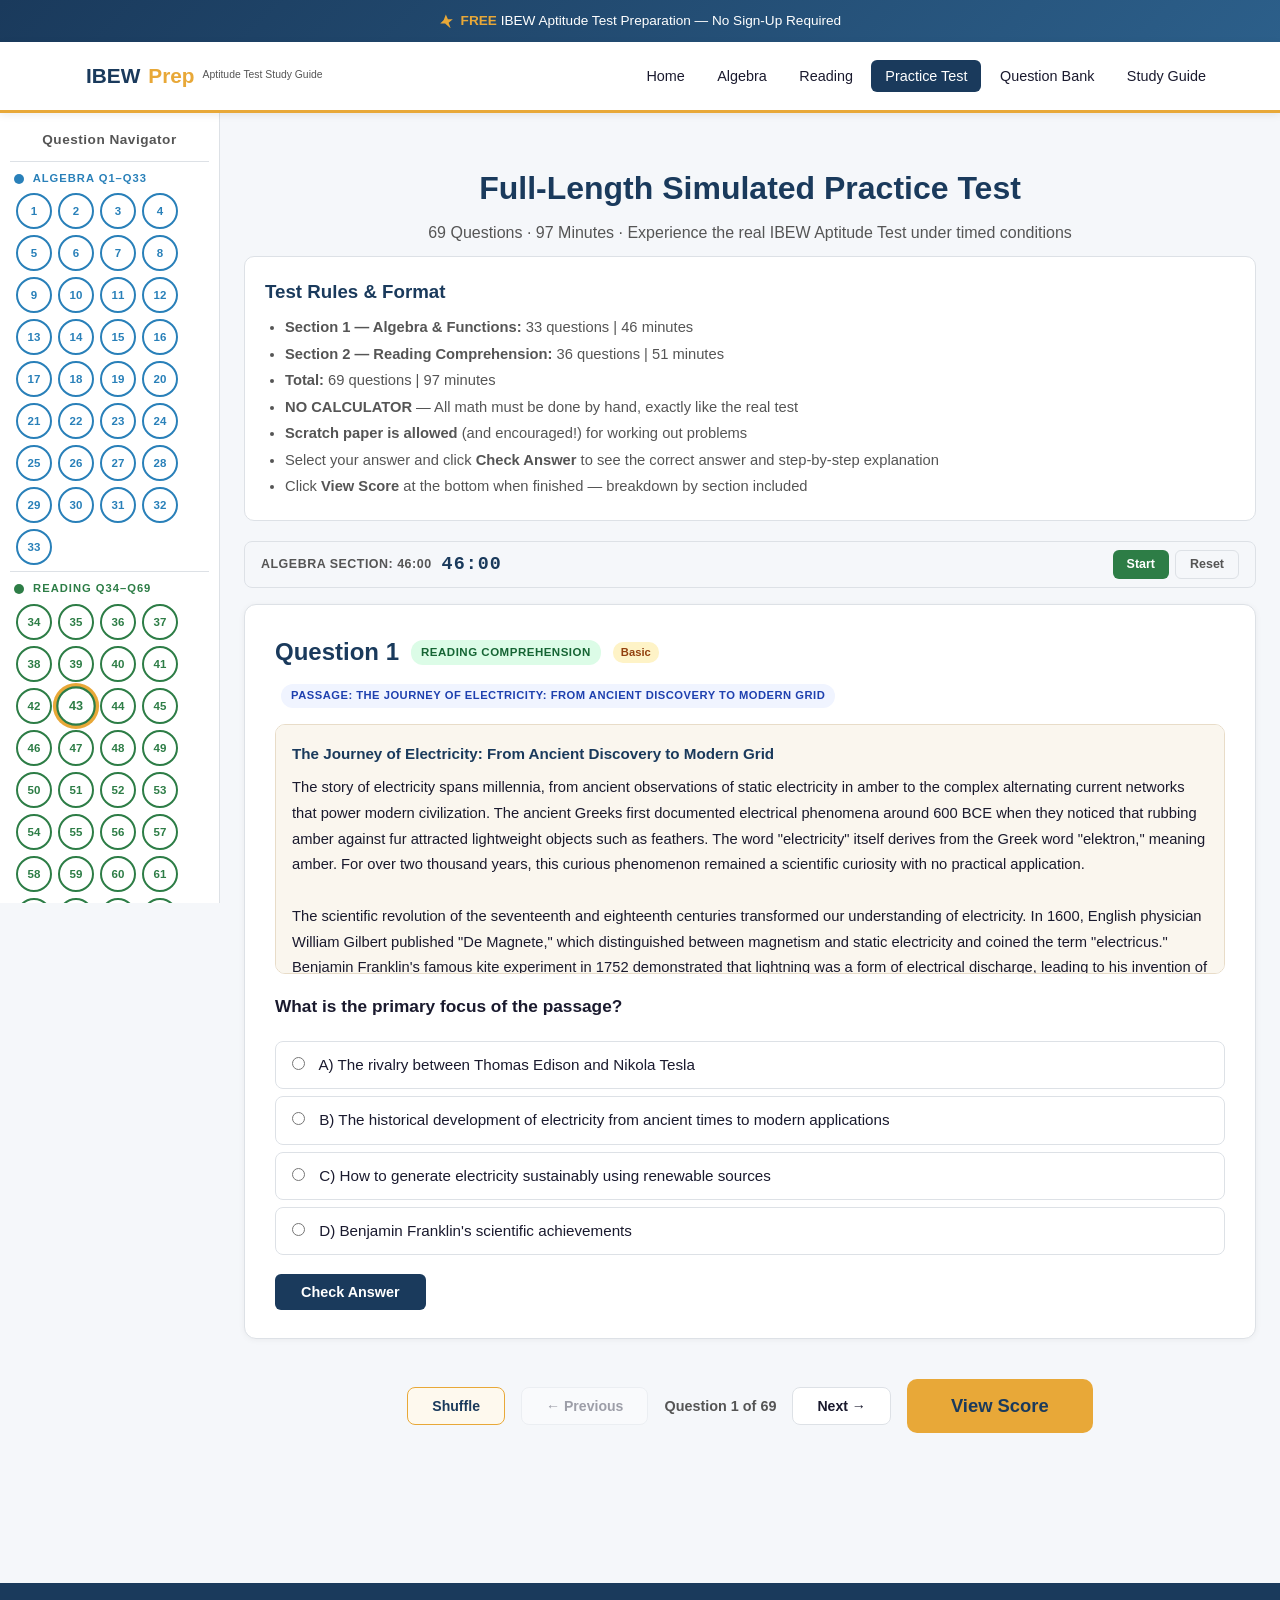
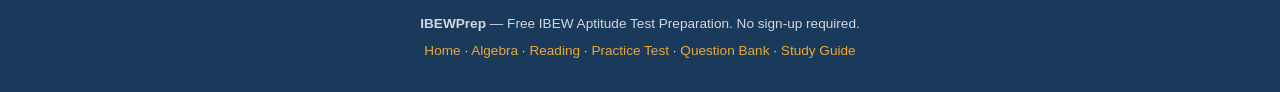
<file: pages/practice-test.html>
<!DOCTYPE html>
<html lang="en">
<head>
  <meta charset="UTF-8">
  <meta name="viewport" content="width=device-width, initial-scale=1.0">
  <title>Full-Length Practice Test — IBEW Aptitude Test Prep</title>
  <link rel="stylesheet" href="../css/style.css">
  <style>
    /* ===== TEST LAYOUT ===== */
    .test-layout {
      display: flex;
      gap: 0;
      max-width: 1300px;
      margin: 0 auto;
      padding: 0;
      position: relative;
    }

    /* ===== SIDEBAR NAVIGATOR ===== */
    .question-nav {
      width: 220px;
      min-width: 220px;
      position: sticky;
      top: 88px;
      height: calc(100vh - 110px);
      overflow-y: auto;
      background: var(--card-bg);
      border-right: 1px solid var(--border);
      padding: 16px 10px;
      z-index: 50;
    }
    .question-nav h3 {
      font-size: 0.85rem;
      color: var(--text-light);
      text-align: center;
      margin-bottom: 10px;
      letter-spacing: 0.5px;
    }
    .nav-section-label {
      font-size: 0.7rem;
      font-weight: 700;
      text-transform: uppercase;
      letter-spacing: 1px;
      padding: 8px 4px 4px;
      margin-top: 4px;
      border-top: 1px solid var(--border);
    }
    .nav-section-label.algebra-label { color: #2980b9; }
    .nav-section-label.reading-label { color: #2d7d46; }
    .nav-section-label .dot {
      display: inline-block;
      width: 10px; height: 10px;
      border-radius: 50%;
      margin-right: 5px;
      vertical-align: middle;
    }
    .nav-section-label .dot.blue { background: #2980b9; }
    .nav-section-label .dot.green { background: #2d7d46; }
    .nav-btn {
      display: inline-flex;
      align-items: center;
      justify-content: center;
      width: 36px;
      height: 36px;
      margin: 2px;
      border-radius: 50%;
      border: 2px solid var(--border);
      background: var(--card-bg);
      color: var(--text);
      font-size: 0.72rem;
      font-weight: 600;
      cursor: pointer;
      transition: all 0.15s;
      position: relative;
    }
    .nav-btn:hover {
      border-color: var(--secondary);
      background: #fef9ee;
    }
    .nav-btn.algebra {
      border-color: #2980b9;
      color: #2980b9;
    }
    .nav-btn.reading {
      border-color: #2d7d46;
      color: #2d7d46;
    }
    .nav-btn.answered {
      color: white;
    }
    .nav-btn.answered.algebra {
      background: #2980b9;
      border-color: #2980b9;
    }
    .nav-btn.answered.reading {
      background: #2d7d46;
      border-color: #2d7d46;
    }
    .nav-btn.active-q {
      box-shadow: 0 0 0 3px var(--secondary);
      transform: scale(1.1);
      z-index: 2;
    }
    .nav-btn.wrong-answer {
      border-color: var(--danger) !important;
      background: #fce4e4 !important;
      color: var(--danger) !important;
    }
    .nav-btn.correct-answer {
      border-color: var(--success) !important;
    }
    .nav-grid {
      display: flex;
      flex-wrap: wrap;
      gap: 2px;
      justify-content: flex-start;
      padding: 0 4px;
    }

    /* ===== MAIN TEST CONTENT ===== */
    .test-content {
      flex: 1;
      min-width: 0;
      padding: 20px 24px 60px;
    }

    /* ===== TIMER ===== */
    .timer-container {
      background: var(--bg);
      border: 1px solid var(--border);
      border-radius: 8px;
      padding: 8px 16px;
      margin-bottom: 16px;
      display: flex;
      align-items: center;
      justify-content: space-between;
      gap: 10px;
      position: sticky;
      top: 88px;
      z-index: 40;
    }
    .timer-left {
      display: flex;
      align-items: center;
      gap: 10px;
    }
    .timer-section-label {
      font-size: 0.78rem;
      color: var(--text-light);
      font-weight: 600;
      text-transform: uppercase;
      letter-spacing: 0.5px;
    }
    .timer-display {
      font-size: 1.15rem;
      font-weight: 700;
      color: var(--primary);
      font-family: 'Courier New', monospace;
      letter-spacing: 1px;
      min-width: 60px;
    }
    .timer-display.warning { color: #e67e22; }
    .timer-display.danger { color: var(--danger); animation: pulse 1s infinite; }
    .timer-controls {
      display: flex;
      gap: 6px;
    }
    .timer-btn {
      padding: 5px 14px;
      border-radius: 6px;
      font-weight: 600;
      font-size: 0.78rem;
      cursor: pointer;
      border: none;
      transition: all 0.2s;
      line-height: 1.4;
    }
    .timer-btn.start { background: var(--success); color: white; }
    .timer-btn.start:hover { background: #236b36; }
    .timer-btn.pause { background: #e67e22; color: white; }
    .timer-btn.pause:hover { background: #c96a1c; }
    .timer-btn.reset { background: transparent; color: var(--text-light); border: 1px solid var(--border); }
    .timer-btn.reset:hover { background: #f0f0f0; }

    @keyframes pulse {
      0%,100% { opacity: 1; } 50% { opacity: 0.6; }
    }

    /* ===== QUESTION CARD ===== */
    .question-card {
      background: var(--card-bg);
      border-radius: 12px;
      padding: 28px 30px;
      margin: 16px 0;
      box-shadow: 0 1px 6px rgba(0,0,0,0.05);
      border: 1px solid var(--border);
      min-height: 300px;
    }
    .card-header {
      display: flex;
      align-items: center;
      gap: 12px;
      margin-bottom: 16px;
      flex-wrap: wrap;
    }
    .card-qnum {
      font-size: 1.5rem;
      font-weight: 800;
      color: var(--primary);
    }
    .card-badge {
      display: inline-block;
      padding: 3px 10px;
      border-radius: 12px;
      font-size: 0.72rem;
      font-weight: 700;
      text-transform: uppercase;
      letter-spacing: 0.5px;
    }
    .badge-algebra { background: #dbeafe; color: #1e40af; }
    .badge-reading { background: #dcfce7; color: #166534; }
    .badge-difficulty {
      background: #fef3c7;
      color: #92400e;
      font-size: 0.7rem;
      padding: 2px 8px;
      border-radius: 10px;
      font-weight: 600;
    }
    .card-question {
      font-size: 1.08rem;
      font-weight: 600;
      color: var(--text);
      margin-bottom: 20px;
      line-height: 1.7;
    }
    .card-passage {
      background: #faf6ee;
      border: 1px solid #e8dcc8;
      border-radius: 10px;
      padding: 16px;
      margin-bottom: 18px;
      font-size: 0.92rem;
      line-height: 1.75;
      max-height: 250px;
      overflow-y: auto;
    }
    .card-passage .passage-title {
      font-weight: 700;
      color: var(--primary);
      font-size: 0.95rem;
      margin-bottom: 8px;
    }
    .card-options label {
      display: block;
      padding: 11px 16px;
      margin-bottom: 7px;
      border: 1px solid var(--border);
      border-radius: 8px;
      cursor: pointer;
      transition: all 0.15s;
      font-size: 0.95rem;
    }
    .card-options label:hover { background: #f5f7fa; border-color: #bcc3ce; }
    .card-options input[type="radio"] { margin-right: 10px; accent-color: var(--primary); }
    .card-options label.correct { background: #d4edda; border-color: var(--success); }
    .card-options label.wrong { background: #f8d7da; border-color: var(--danger); }
    .card-options label.disabled { pointer-events: none; opacity: 0.85; }

    /* ===== CHECK BUTTON ===== */
    .check-btn {
      background: var(--primary);
      color: white;
      border: none;
      padding: 10px 26px;
      border-radius: 6px;
      font-weight: 600;
      font-size: 0.9rem;
      cursor: pointer;
      margin-top: 12px;
      transition: background 0.2s;
    }
    .check-btn:hover { background: var(--primary-light); }
    .check-btn:disabled { opacity: 0.5; cursor: not-allowed; }

    /* ===== RESULT INDICATOR ===== */
    .result-indicator {
      margin-top: 14px;
      padding: 12px 16px;
      border-radius: 8px;
      font-weight: 700;
      font-size: 0.95rem;
      display: none;
    }
    .result-indicator.show { display: block; }
    .result-indicator.correct-result {
      background: #d4edda;
      color: #155724;
      border: 1px solid #c3e6cb;
    }
    .result-indicator.wrong-result {
      background: #f8d7da;
      color: #721c24;
      border: 1px solid #f5c6cb;
    }
    .result-icon {
      font-size: 1.2rem;
      margin-right: 6px;
    }

    /* ===== VERTICAL EXPLANATION ===== */
    .explanation-box {
      margin-top: 12px;
      padding: 16px 20px;
      background: #f8f9fa;
      border-radius: 8px;
      border-left: 3px solid var(--primary);
      font-size: 0.9rem;
      color: #444;
      line-height: 1.9;
      display: none;
    }
    .explanation-box.show { display: block; }
    .explanation-box .exp-divider {
      border: none;
      border-top: 1px dashed #ccc;
      margin: 8px 0;
    }
    .explanation-box .exp-step {
      display: block;
      padding: 2px 0;
    }
    .explanation-box .exp-header {
      font-weight: 700;
      color: var(--primary);
      margin-bottom: 4px;
    }

    /* ===== NAVIGATION CONTROLS ===== */
    .nav-controls {
      display: flex;
      align-items: center;
      justify-content: center;
      gap: 16px;
      margin: 20px 0;
      flex-wrap: wrap;
    }
    .nav-ctrl-btn {
      background: var(--card-bg);
      border: 1px solid var(--border);
      padding: 10px 24px;
      border-radius: 8px;
      font-weight: 600;
      font-size: 0.88rem;
      cursor: pointer;
      color: var(--text);
      transition: all 0.2s;
    }
    .nav-ctrl-btn:hover:not(:disabled) {
      background: var(--primary);
      color: white;
      border-color: var(--primary);
    }
    .nav-ctrl-btn:disabled {
      opacity: 0.4;
      cursor: not-allowed;
    }
    .nav-ctrl-btn.shuffle-btn {
      background: #fef9ee;
      border-color: var(--secondary);
      color: var(--primary);
    }
    .nav-ctrl-btn.shuffle-btn:hover {
      background: var(--secondary);
      color: white;
    }
    .progress-text {
      font-size: 0.9rem;
      color: var(--text-light);
      font-weight: 600;
      min-width: 100px;
      text-align: center;
    }

    /* ===== SCORE SECTION ===== */
    .score-container {
      background: var(--card-bg);
      border-radius: 12px;
      padding: 30px;
      margin: 30px 0;
      border: 1px solid var(--border);
      text-align: center;
      display: none;
    }
    .score-container.show { display: block; }
    .score-big {
      font-size: 3.2rem;
      font-weight: 800;
      color: var(--primary);
    }
    .score-pct {
      font-size: 1.8rem;
      font-weight: 700;
      color: var(--primary-light);
      margin: 4px 0;
    }
    .score-stanine {
      font-size: 1.2rem;
      font-weight: 700;
      color: var(--secondary);
      margin: 8px 0;
    }
    .score-pass {
      font-size: 1.3rem;
      font-weight: 800;
      margin: 10px 0;
      padding: 10px 24px;
      border-radius: 8px;
      display: inline-block;
    }
    .score-pass.pass { background: #d4edda; color: #155724; }
    .score-pass.fail { background: #f8d7da; color: #721c24; }
    .score-breakdown {
      display: flex;
      gap: 20px;
      justify-content: center;
      margin: 16px 0;
      flex-wrap: wrap;
    }
    .score-section {
      background: #f8f9fa;
      padding: 14px 20px;
      border-radius: 8px;
      min-width: 140px;
    }
    .score-section .ss-num {
      font-size: 1.6rem;
      font-weight: 800;
      color: var(--primary);
    }
    .score-section .ss-label {
      font-size: 0.8rem;
      color: var(--text-light);
      text-transform: uppercase;
      letter-spacing: 0.5px;
    }
    .submit-btn {
      background: var(--secondary);
      color: var(--primary);
      border: none;
      padding: 16px 44px;
      border-radius: 10px;
      font-size: 1.15rem;
      font-weight: 700;
      cursor: pointer;
      margin: 20px 0;
      transition: transform 0.2s, box-shadow 0.2s;
      display: inline-block;
    }
    .submit-btn:hover {
      transform: translateY(-2px);
      box-shadow: 0 6px 20px rgba(0,0,0,0.15);
    }
    .progress-bar {
      width: 100%;
      height: 16px;
      background: #e9ecef;
      border-radius: 10px;
      overflow: hidden;
    }
    .progress-fill {
      height: 100%;
      background: var(--primary);
      border-radius: 10px;
      transition: width 0.5s ease;
    }

    /* ===== PASSAGE INDICATOR ===== */
    .passage-indicator {
      display: inline-block;
      background: #f0f4ff;
      color: #1e40af;
      padding: 3px 10px;
      border-radius: 12px;
      font-size: 0.7rem;
      font-weight: 700;
      text-transform: uppercase;
      letter-spacing: 0.5px;
      margin-left: 6px;
    }

    /* ===== RESPONSIVE ===== */
    @media (max-width: 900px) {
      .test-layout { flex-direction: column; }
      .question-nav {
        position: relative;
        top: 0;
        width: 100%;
        min-width: 100%;
        height: auto;
        max-height: 200px;
        border-right: none;
        border-bottom: 1px solid var(--border);
      }
      .timer-container { position: relative; top: 0; }
    }

    /* ===== BANNER / HEADER NO-EMOJI OVERRIDES ===== */
    .top-banner .bolt-icon {
      display: inline-block;
      width: 14px; height: 14px;
      background: var(--secondary);
      clip-path: polygon(50% 0%, 65% 35%, 100% 35%, 70% 60%, 85% 100%, 45% 65%, 10% 65%, 35% 40%);
      vertical-align: middle;
      margin-right: 4px;
    }
  </style>
</head>
<body>

<!-- === TOP BANNER === -->
<div class="top-banner">
  <span class="bolt-icon"></span> <strong>FREE</strong> IBEW Aptitude Test Preparation — No Sign-Up Required
</div>

<!-- === HEADER === -->
<header>
  <div class="header-inner">
    <a href="../index.html" class="logo">
      <span class="bolt-icon" style="width:18px;height:18px;"></span> IBEW<span>Prep</span>
      <span class="sub">Aptitude Test Study Guide</span>
    </a>
    <nav>
      <a href="../index.html">Home</a>
      <a href="algebra.html">Algebra</a>
      <a href="reading.html">Reading</a>
      <a href="practice-test.html" class="active">Practice Test</a>
      <a href="question-bank.html">Question Bank</a>
      <a href="study-guide.html">Study Guide</a>
    </nav>
  </div>
</header>

<!-- === MAIN LAYOUT === -->
<div class="test-layout">

  <!-- ===== SIDEBAR NAVIGATOR ===== -->
  <aside class="question-nav" id="questionNav">
    <h3>Question Navigator</h3>
    <div class="nav-section-label algebra-label"><span class="dot blue"></span> Algebra Q1–Q33</div>
    <div class="nav-grid" id="navAlgebra"></div>
    <div class="nav-section-label reading-label"><span class="dot green"></span> Reading Q34–Q69</div>
    <div class="nav-grid" id="navReading"></div>
  </aside>

  <!-- ===== MAIN TEST CONTENT ===== -->
  <div class="test-content">

    <!-- === PAGE HEADER === -->
    <div class="page-header">
      <h1>Full-Length Simulated Practice Test</h1>
      <p>69 Questions &middot; 97 Minutes &middot; Experience the real IBEW Aptitude Test under timed conditions</p>
    </div>

    <!-- === TEST RULES === -->
    <div style="background:var(--card-bg);border:1px solid var(--border);border-radius:10px;padding:20px;margin-bottom:20px;">
      <h3 style="color:var(--primary);margin-bottom:8px;">Test Rules &amp; Format</h3>
      <ul style="margin-left:20px;font-size:0.92rem;color:var(--text-light);line-height:1.8;">
        <li><strong>Section 1 &mdash; Algebra &amp; Functions:</strong> 33 questions | 46 minutes</li>
        <li><strong>Section 2 &mdash; Reading Comprehension:</strong> 36 questions | 51 minutes</li>
        <li><strong>Total:</strong> 69 questions | 97 minutes</li>
        <li><strong>NO CALCULATOR</strong> &mdash; All math must be done by hand, exactly like the real test</li>
        <li><strong>Scratch paper is allowed</strong> (and encouraged!) for working out problems</li>
        <li>Select your answer and click <strong>Check Answer</strong> to see the correct answer and step-by-step explanation</li>
        <li>Click <strong>View Score</strong> at the bottom when finished &mdash; breakdown by section included</li>
      </ul>
    </div>

    <!-- === TIMER === -->
    <div class="timer-container" id="timerContainer">
      <div class="timer-left">
        <span class="timer-section-label" id="timerSectionLabel">Ready to begin</span>
        <span class="timer-display" id="timerDisplay">97:00</span>
      </div>
      <div class="timer-controls">
        <button class="timer-btn start" id="btnStart" onclick="startTimer()">Start</button>
        <button class="timer-btn pause" id="btnPause" onclick="pauseTimer()" style="display:none;">Pause</button>
        <button class="timer-btn reset" onclick="resetTimer()">Reset</button>
      </div>
    </div>

    <!-- ===== QUESTION CARD ===== -->
    <div class="question-card" id="questionCard">
      <div class="card-header">
        <span class="card-qnum" id="cardQNum">Question 1</span>
        <span class="card-badge" id="cardBadge"></span>
        <span class="badge-difficulty" id="cardDifficulty"></span>
        <span class="passage-indicator" id="cardPassageLabel" style="display:none;"></span>
      </div>
      <div class="card-passage" id="cardPassage" style="display:none;"></div>
      <div class="card-question" id="cardQuestion"></div>
      <div class="card-options" id="cardOptions"></div>
      <button class="check-btn" id="checkBtn" onclick="checkCurrentAnswer()">Check Answer</button>
      <div class="result-indicator" id="resultIndicator"></div>
      <div class="explanation-box" id="explanationBox"></div>
    </div>

    <!-- ===== NAVIGATION CONTROLS ===== -->
    <div class="nav-controls">
      <button class="nav-ctrl-btn shuffle-btn" onclick="shuffleQuestions()">Shuffle</button>
      <button class="nav-ctrl-btn" id="prevBtn" onclick="navigateQuestion(-1)">&#8592; Previous</button>
      <span class="progress-text" id="progressText">Question 1 of 69</span>
      <button class="nav-ctrl-btn" id="nextBtn" onclick="navigateQuestion(1)">Next &#8594;</button>
      <button class="submit-btn" id="scoreBtn" onclick="viewScore()">View Score</button>
    </div>

    <!-- ===== SCORE SECTION ===== -->
    <div class="score-container" id="scoreContainer">
      <div class="score-big" id="scoreRaw">0 / 69</div>
      <div style="color:var(--text-light);margin-bottom:4px;">Questions Correct</div>
      <div class="score-pct" id="scorePercent">0%</div>
      <div class="score-stanine" id="scoreStanine"></div>
      <div class="score-pass" id="scorePass"></div>
      <div class="progress-bar" style="max-width:500px;margin:16px auto;">
        <div class="progress-fill" id="scoreBar" style="width:0%;"></div>
      </div>
      <div class="score-breakdown">
        <div class="score-section">
          <div class="ss-num" id="algebraScore">0 / 33</div>
          <div class="ss-label">Algebra Section</div>
        </div>
        <div class="score-section">
          <div class="ss-num" id="readingScore">0 / 36</div>
          <div class="ss-label">Reading Section</div>
        </div>
      </div>
      <p style="margin-top:12px;color:var(--text-light);font-size:0.85rem;">
        <em>Stanine reference: 9 (90&ndash;100%), 8 (80&ndash;89%), 7 (70&ndash;79%), 6 (60&ndash;69%), 5 (50&ndash;59%), 4 (40&ndash;49%), Below 40% = 3</em>
      </p>
      <p style="color:var(--text-light);font-size:0.83rem;">
        On the real IBEW test, a score of 4 or higher (roughly 40%+) is typically required to qualify for an interview.
      </p>
    </div>

  </div><!-- /test-content -->
</div><!-- /test-layout -->

<!-- === FOOTER === -->
<footer>
  <p><strong>IBEWPrep</strong> &mdash; Free IBEW Aptitude Test Preparation. No sign-up required.</p>
  <p style="margin-top:5px;"><a href="../index.html">Home</a> &middot; <a href="algebra.html">Algebra</a> &middot; <a href="reading.html">Reading</a> &middot; <a href="practice-test.html">Practice Test</a> &middot; <a href="question-bank.html">Question Bank</a> &middot; <a href="study-guide.html">Study Guide</a></p>
</footer>

<!-- ===== JAVASCRIPT ===== -->
<script>
// ============================================================
// ALL 69 QUESTIONS — Extracted from the original practice test
// ============================================================
const allQuestions = [
  // ===== ALGEBRA: Part A — Evaluating Expressions (Q1–Q5) =====
  {
    id: 1, section: "algebra", type: "Evaluating Expressions", difficulty: "Basic",
    question: "If A = B + 3(4 &minus; C), what is the value of A when B = 2 and C = 5?",
    options: ["A) 5", "B) &minus;1", "C) 1", "D) &minus;5"],
    correct: 1,
    explanation: "Step 1: Write the formula: A = B + 3(4 &minus; C)\nStep 2: Substitute B = 2 and C = 5: A = 2 + 3(4 &minus; 5)\nStep 3: Simplify inside parentheses: 4 &minus; 5 = &minus;1\nStep 4: Multiply: 3 &times; (&minus;1) = &minus;3\nStep 5: Add: 2 + (&minus;3) = &minus;1\nStep 6: A = &minus;1"
  },
  {
    id: 2, section: "algebra", type: "Evaluating Expressions", difficulty: "Basic",
    question: "Simplify: 24 &divide; 6 &times; 2 + 3&sup2; &minus; 5",
    options: ["A) 8", "B) 12", "C) 10", "D) 6"],
    correct: 1,
    explanation: "Step 1: Start with 24 &divide; 6 &times; 2 + 3&sup2; &minus; 5\nStep 2: Exponent first: 3&sup2; = 9\nStep 3: Expression becomes: 24 &divide; 6 &times; 2 + 9 &minus; 5\nStep 4: Division and Multiplication left to right: 24 &divide; 6 = 4\nStep 5: 4 &times; 2 = 8\nStep 6: Expression becomes: 8 + 9 &minus; 5\nStep 7: Addition and Subtraction left to right: 8 + 9 = 17\nStep 8: 17 &minus; 5 = 12"
  },
  {
    id: 3, section: "algebra", type: "Evaluating Expressions", difficulty: "Intermediate",
    question: "Evaluate: (15 &minus; 3 &times; 2) + 4&sup2; &divide; 8",
    options: ["A) 11", "B) 13", "C) 9", "D) 14"],
    correct: 0,
    explanation: "Step 1: Start with (15 &minus; 3 &times; 2) + 4&sup2; &divide; 8\nStep 2: Inside parentheses, multiply before subtract: 3 &times; 2 = 6\nStep 3: 15 &minus; 6 = 9\nStep 4: Handle exponent: 4&sup2; = 16\nStep 5: Expression becomes: 9 + 16 &divide; 8\nStep 6: Division before addition: 16 &divide; 8 = 2\nStep 7: 9 + 2 = 11"
  },
  {
    id: 4, section: "algebra", type: "Evaluating Expressions", difficulty: "Intermediate",
    question: "If x = 3 and y = &minus;4, evaluate: 2x&sup2; &minus; 3y + xy",
    options: ["A) 30", "B) 18", "C) 6", "D) 42"],
    correct: 1,
    explanation: "Step 1: Start with 2x&sup2; &minus; 3y + xy\nStep 2: Substitute x = 3 and y = &minus;4\nStep 3: 2(3&sup2;) &minus; 3(&minus;4) + (3)(&minus;4)\nStep 4: 3&sup2; = 9, so 2(9) = 18\nStep 5: &minus;3(&minus;4) = +12 (negative times negative = positive)\nStep 6: (3)(&minus;4) = &minus;12\nStep 7: 18 + 12 + (&minus;12) = 18 + 12 &minus; 12\nStep 8: 30 &minus; 12 = 18"
  },
  {
    id: 5, section: "algebra", type: "Evaluating Expressions", difficulty: "Advanced",
    question: "Evaluate: 5[12 &minus; 2(8 &divide; 4 + 1)]",
    options: ["A) 10", "B) 20", "C) 30", "D) 40"],
    correct: 2,
    explanation: "Step 1: Start with 5[12 &minus; 2(8 &divide; 4 + 1)]\nStep 2: Innermost first: 8 &divide; 4 = 2\nStep 3: 2 + 1 = 3\nStep 4: 2(3) = 6\nStep 5: 12 &minus; 6 = 6\nStep 6: 5[6] = 30"
  },
  // ===== ALGEBRA: Part B — Solving Linear Equations (Q6–Q10) =====
  {
    id: 6, section: "algebra", type: "Solving Linear Equations", difficulty: "Basic",
    question: "Solve for x: 4x &minus; 7 = 2x + 15",
    options: ["A) x = 8", "B) x = 11", "C) x = 7", "D) x = 4"],
    correct: 1,
    explanation: "Step 1: Start with 4x &minus; 7 = 2x + 15\nStep 2: Subtract 2x from both sides: 4x &minus; 2x &minus; 7 = 15\nStep 3: Simplify: 2x &minus; 7 = 15\nStep 4: Add 7 to both sides: 2x = 22\nStep 5: Divide both sides by 2: x = 11\nStep 6: Check: 4(11) &minus; 7 = 44 &minus; 7 = 37, and 2(11) + 15 = 22 + 15 = 37. Correct."
  },
  {
    id: 7, section: "algebra", type: "Solving Linear Equations", difficulty: "Intermediate",
    question: "Solve: 3(2x &minus; 4) = 5(x + 1) &minus; 8",
    options: ["A) x = 5", "B) x = 9", "C) x = 3", "D) x = 6"],
    correct: 1,
    explanation: "Step 1: Start with 3(2x &minus; 4) = 5(x + 1) &minus; 8\nStep 2: Expand left side: 3 &times; 2x = 6x, 3 &times; (&minus;4) = &minus;12. So 6x &minus; 12\nStep 3: Expand right side: 5 &times; x = 5x, 5 &times; 1 = 5. So 5x + 5 &minus; 8 = 5x &minus; 3\nStep 4: Equation: 6x &minus; 12 = 5x &minus; 3\nStep 5: Subtract 5x from both sides: x &minus; 12 = &minus;3\nStep 6: Add 12 to both sides: x = 9"
  },
  {
    id: 8, section: "algebra", type: "Solving Linear Equations", difficulty: "Intermediate",
    question: "Solve for n: 2n/3 + 5 = n/2 + 8",
    options: ["A) n = 6", "B) n = 12", "C) n = 18", "D) n = 24"],
    correct: 2,
    explanation: "Step 1: Start with 2n/3 + 5 = n/2 + 8\nStep 2: Find LCM of denominators 3 and 2: LCM = 6\nStep 3: Multiply every term by 6: 6(2n/3) + 6(5) = 6(n/2) + 6(8)\nStep 4: Simplify: 4n + 30 = 3n + 48\nStep 5: Subtract 3n from both sides: n + 30 = 48\nStep 6: Subtract 30: n = 18\nStep 7: Check: 2(18)/3 + 5 = 36/3 + 5 = 12 + 5 = 17, and 18/2 + 8 = 9 + 8 = 17. Correct."
  },
  {
    id: 9, section: "algebra", type: "Solving Linear Equations", difficulty: "Basic",
    question: "If a = &frac12;b &minus; 4, which of the following statements is true?",
    options: ["A) When b = 12, a = 2", "B) When b = 8, a = 8", "C) When b = 4, a = 0", "D) When b = 0, a = 4"],
    correct: 0,
    explanation: "Step 1: Test each option using a = &frac12;b &minus; 4\nStep 2: Option A: b = 12 &rarr; a = &frac12;(12) &minus; 4 = 6 &minus; 4 = 2. True!\nStep 3: Option B: b = 8 &rarr; a = &frac12;(8) &minus; 4 = 4 &minus; 4 = 0. Not 8. False.\nStep 4: Option C: b = 4 &rarr; a = &frac12;(4) &minus; 4 = 2 &minus; 4 = &minus;2. Not 0. False.\nStep 5: Option D: b = 0 &rarr; a = &frac12;(0) &minus; 4 = &minus;4. Not 4. False.\nStep 6: Only A is correct."
  },
  {
    id: 10, section: "algebra", type: "Solving Linear Equations", difficulty: "Intermediate",
    question: "The sum of three consecutive integers is 72. What is the smallest integer?",
    options: ["A) 22", "B) 23", "C) 24", "D) 25"],
    correct: 1,
    explanation: "Step 1: Let n = smallest integer\nStep 2: The three consecutive integers are: n, n+1, n+2\nStep 3: Their sum: n + (n+1) + (n+2) = 72\nStep 4: Combine like terms: 3n + 3 = 72\nStep 5: Subtract 3: 3n = 69\nStep 6: Divide by 3: n = 23\nStep 7: Check: 23 + 24 + 25 = 72. Correct."
  },
  // ===== ALGEBRA: Part C — Systems of Equations (Q11–Q13) =====
  {
    id: 11, section: "algebra", type: "Systems of Equations", difficulty: "Basic",
    question: "Solve the system:<br>2x + y = 10<br>x &minus; y = 2",
    options: ["A) x = 3, y = 4", "B) x = 4, y = 2", "C) x = 5, y = 0", "D) x = 4, y = 6"],
    correct: 1,
    explanation: "Step 1: Write the system:\n  2x + y = 10  ...(1)\n  x &minus; y = 2   ...(2)\nStep 2: Add equations (1) and (2) to eliminate y: (2x + y) + (x &minus; y) = 10 + 2\nStep 3: 3x = 12\nStep 4: x = 4\nStep 5: Substitute x = 4 into equation (2): 4 &minus; y = 2\nStep 6: &minus;y = &minus;2, so y = 2\nStep 7: Check in (1): 2(4) + 2 = 8 + 2 = 10. Correct."
  },
  {
    id: 12, section: "algebra", type: "Systems of Equations", difficulty: "Basic",
    question: "Solve:<br>3x + 2y = 16<br>5x &minus; 2y = 8",
    options: ["A) x = 2, y = 5", "B) x = 3, y = 3.5", "C) x = 4, y = 2", "D) x = 3, y = 5"],
    correct: 1,
    explanation: "Step 1: Write the system:\n  3x + 2y = 16  ...(1)\n  5x &minus; 2y = 8   ...(2)\nStep 2: Add equations (1) and (2) to eliminate y: (3x + 2y) + (5x &minus; 2y) = 16 + 8\nStep 3: 8x = 24\nStep 4: x = 3\nStep 5: Substitute x = 3 into (1): 3(3) + 2y = 16\nStep 6: 9 + 2y = 16\nStep 7: 2y = 7\nStep 8: y = 3.5\nStep 9: Check in (2): 5(3) &minus; 2(3.5) = 15 &minus; 7 = 8. Correct."
  },
  {
    id: 13, section: "algebra", type: "Systems of Equations", difficulty: "Intermediate",
    question: "A movie theater sold 200 tickets. Adult tickets cost $9 and child tickets cost $5. Total revenue was $1,400. How many adult tickets were sold?",
    options: ["A) 80", "B) 100", "C) 120", "D) 150"],
    correct: 1,
    explanation: "Step 1: Let a = number of adult tickets, c = number of child tickets\nStep 2: Total tickets: a + c = 200  ...(1)\nStep 3: Total revenue: 9a + 5c = 1,400  ...(2)\nStep 4: From (1): c = 200 &minus; a\nStep 5: Substitute into (2): 9a + 5(200 &minus; a) = 1,400\nStep 6: Expand: 9a + 1,000 &minus; 5a = 1,400\nStep 7: 4a + 1,000 = 1,400\nStep 8: 4a = 400\nStep 9: a = 100\nStep 10: Check: 100 adult tickets = $900, 100 child tickets = $500. Total = $1,400. Correct."
  },
  // ===== ALGEBRA: Part D — Simplifying & Factoring Polynomials (Q14–Q18) =====
  {
    id: 14, section: "algebra", type: "Simplifying Polynomials", difficulty: "Basic",
    question: "Simplify: (5x&sup2; &minus; 3x + 2) + (2x&sup2; + 7x &minus; 4)",
    options: ["A) 7x&sup2; + 4x + 2", "B) 7x&sup2; + 4x &minus; 2", "C) 3x&sup2; + 10x &minus; 2", "D) 7x&sup2; + 4x &minus; 6"],
    correct: 1,
    explanation: "Step 1: Write the sum: (5x&sup2; &minus; 3x + 2) + (2x&sup2; + 7x &minus; 4)\nStep 2: Group like terms: x&sup2; terms, x terms, constant terms\nStep 3: x&sup2; terms: 5x&sup2; + 2x&sup2; = 7x&sup2;\nStep 4: x terms: &minus;3x + 7x = 4x\nStep 5: Constant terms: 2 + (&minus;4) = &minus;2\nStep 6: Result: 7x&sup2; + 4x &minus; 2"
  },
  {
    id: 15, section: "algebra", type: "Simplifying Polynomials", difficulty: "Basic",
    question: "Subtract: (6x&sup2; + 5x &minus; 3) &minus; (2x&sup2; &minus; 3x + 7)",
    options: ["A) 4x&sup2; + 8x + 4", "B) 4x&sup2; + 2x &minus; 10", "C) 4x&sup2; + 8x &minus; 10", "D) 8x&sup2; + 2x &minus; 10"],
    correct: 2,
    explanation: "Step 1: Start with (6x&sup2; + 5x &minus; 3) &minus; (2x&sup2; &minus; 3x + 7)\nStep 2: Distribute the negative sign: 6x&sup2; + 5x &minus; 3 &minus; 2x&sup2; + 3x &minus; 7\nStep 3: Group like terms\nStep 4: x&sup2; terms: 6x&sup2; &minus; 2x&sup2; = 4x&sup2;\nStep 5: x terms: 5x + 3x = 8x\nStep 6: Constants: &minus;3 + (&minus;7) = &minus;10\nStep 7: Result: 4x&sup2; + 8x &minus; 10"
  },
  {
    id: 16, section: "algebra", type: "Factoring Polynomials", difficulty: "Intermediate",
    question: "Factor completely: x&sup2; &minus; 16x + 64",
    options: ["A) (x &minus; 8)(x &minus; 8)", "B) (x &minus; 4)(x &minus; 16)", "C) (x + 8)(x &minus; 8)", "D) (x &minus; 8)(x + 2)"],
    correct: 0,
    explanation: "Step 1: Recognize x&sup2; &minus; 16x + 64 as a perfect square trinomial\nStep 2: A perfect square trinomial takes the form a&sup2; &minus; 2ab + b&sup2; = (a &minus; b)&sup2;\nStep 3: Here a = x, and 2ab = 16x means 2 &times; x &times; b = 16x, so b = 8\nStep 4: Check b&sup2;: 8&sup2; = 64. Matches!\nStep 5: Therefore: x&sup2; &minus; 16x + 64 = (x &minus; 8)(x &minus; 8) = (x &minus; 8)&sup2;\nStep 6: Expand to verify: (x &minus; 8)(x &minus; 8) = x&sup2; &minus; 8x &minus; 8x + 64 = x&sup2; &minus; 16x + 64. Correct."
  },
  {
    id: 17, section: "algebra", type: "Factoring Polynomials", difficulty: "Advanced",
    question: "Factor: 6x&sup2; &minus; 13x &minus; 5",
    options: ["A) (3x + 1)(2x &minus; 5)", "B) (2x + 5)(3x &minus; 1)", "C) (6x + 5)(x &minus; 1)", "D) (3x &minus; 5)(2x + 1)"],
    correct: 0,
    explanation: "Step 1: For ax&sup2; + bx + c, multiply a &times; c: 6 &times; (&minus;5) = &minus;30\nStep 2: Find two numbers that multiply to &minus;30 AND add to b = &minus;13\nStep 3: Factors of &minus;30: check pairs. &minus;15 and +2: (&minus;15) &times; 2 = &minus;30, (&minus;15) + 2 = &minus;13. Works!\nStep 4: Rewrite middle term: 6x&sup2; &minus; 15x + 2x &minus; 5\nStep 5: Group: (6x&sup2; &minus; 15x) + (2x &minus; 5)\nStep 6: Factor each group: 3x(2x &minus; 5) + 1(2x &minus; 5)\nStep 7: Factor out common binomial: (3x + 1)(2x &minus; 5)\nStep 8: Verify with FOIL: 3x(2x) = 6x&sup2;, 3x(&minus;5) = &minus;15x, 1(2x) = 2x, 1(&minus;5) = &minus;5. Sum: 6x&sup2; &minus; 13x &minus; 5. Correct."
  },
  {
    id: 18, section: "algebra", type: "Factoring Polynomials", difficulty: "Basic",
    question: "Factor: 4x&sup2; &minus; 25",
    options: ["A) (2x + 5)(2x &minus; 5)", "B) (4x + 5)(x &minus; 5)", "C) (2x &minus; 5)&sup2;", "D) (2x + 5)(2x + 5)"],
    correct: 0,
    explanation: "Step 1: Recognize 4x&sup2; &minus; 25 as a difference of squares\nStep 2: Difference of squares formula: a&sup2; &minus; b&sup2; = (a + b)(a &minus; b)\nStep 3: Identify a and b: a&sup2; = 4x&sup2; so a = 2x; b&sup2; = 25 so b = 5\nStep 4: Apply formula: (2x + 5)(2x &minus; 5)\nStep 5: Verify with FOIL: 2x(2x) = 4x&sup2;, 2x(&minus;5) = &minus;10x, 5(2x) = 10x, 5(&minus;5) = &minus;25. Sum: 4x&sup2; &minus; 25. Correct."
  },
  // ===== ALGEBRA: Part E — FOIL & Quadratic Expressions (Q19–Q22) =====
  {
    id: 19, section: "algebra", type: "FOIL & Quadratics", difficulty: "Basic",
    question: "Use FOIL to multiply: (x + 6)(x &minus; 4)",
    options: ["A) x&sup2; + 2x &minus; 24", "B) x&sup2; &minus; 2x &minus; 24", "C) x&sup2; + 10x &minus; 24", "D) x&sup2; + 2x + 24"],
    correct: 0,
    explanation: "Step 1: FOIL = First, Outer, Inner, Last\nStep 2: First: x &times; x = x&sup2;\nStep 3: Outer: x &times; (&minus;4) = &minus;4x\nStep 4: Inner: 6 &times; x = 6x\nStep 5: Last: 6 &times; (&minus;4) = &minus;24\nStep 6: Sum all terms: x&sup2; + (&minus;4x) + 6x + (&minus;24)\nStep 7: Combine like terms: &minus;4x + 6x = 2x\nStep 8: Result: x&sup2; + 2x &minus; 24"
  },
  {
    id: 20, section: "algebra", type: "FOIL & Quadratics", difficulty: "Basic",
    question: "Multiply: (2x &minus; 3)(3x + 5)",
    options: ["A) 6x&sup2; + x &minus; 15", "B) 6x&sup2; + 19x &minus; 15", "C) 6x&sup2; &minus; x &minus; 15", "D) 5x&sup2; + x &minus; 15"],
    correct: 0,
    explanation: "Step 1: FOIL: First, Outer, Inner, Last\nStep 2: First: 2x &times; 3x = 6x&sup2;\nStep 3: Outer: 2x &times; 5 = 10x\nStep 4: Inner: (&minus;3) &times; 3x = &minus;9x\nStep 5: Last: (&minus;3) &times; 5 = &minus;15\nStep 6: Sum: 6x&sup2; + 10x + (&minus;9x) + (&minus;15)\nStep 7: Combine like terms: 10x &minus; 9x = x\nStep 8: Result: 6x&sup2; + x &minus; 15"
  },
  {
    id: 21, section: "algebra", type: "FOIL & Quadratics", difficulty: "Basic",
    question: "Expand: (x + 7)&sup2;",
    options: ["A) x&sup2; + 49", "B) x&sup2; + 7x + 49", "C) x&sup2; + 14x + 49", "D) x&sup2; + 14x + 14"],
    correct: 2,
    explanation: "Step 1: Use the perfect square formula: (a + b)&sup2; = a&sup2; + 2ab + b&sup2;\nStep 2: Here a = x, b = 7\nStep 3: a&sup2; = x&sup2;\nStep 4: 2ab = 2 &times; x &times; 7 = 14x\nStep 5: b&sup2; = 7&sup2; = 49\nStep 6: Result: x&sup2; + 14x + 49\nStep 7: Verify by FOIL: (x + 7)(x + 7) = x&sup2; + 7x + 7x + 49 = x&sup2; + 14x + 49. Correct."
  },
  {
    id: 22, section: "algebra", type: "FOIL & Quadratics", difficulty: "Intermediate",
    question: "What are the x-intercepts of the graph of y = 3(x + 5)(x &minus; 2)?",
    options: ["A) x = 5 and x = &minus;2", "B) x = &minus;5 and x = 2", "C) x = 3 and x = &minus;2", "D) x = &minus;3 and x = 2"],
    correct: 1,
    explanation: "Step 1: x-intercepts occur when y = 0\nStep 2: Set y = 0: 3(x + 5)(x &minus; 2) = 0\nStep 3: Since 3 &ne; 0, use the zero product property: (x + 5)(x &minus; 2) = 0\nStep 4: Either x + 5 = 0 or x &minus; 2 = 0\nStep 5: x + 5 = 0 &rarr; x = &minus;5\nStep 6: x &minus; 2 = 0 &rarr; x = 2\nStep 7: The x-intercepts are (&minus;5, 0) and (2, 0)"
  },
  // ===== ALGEBRA: Part F — Functions & Graphs (Q23–Q27) =====
  {
    id: 23, section: "algebra", type: "Functions & Graphs", difficulty: "Basic",
    question: "What is the slope of the line passing through points (2, 5) and (6, 17)?",
    options: ["A) 2", "B) 3", "C) 4", "D) 6"],
    correct: 1,
    explanation: "Step 1: Slope formula: m = (y&sub2; &minus; y&sub1;) / (x&sub2; &minus; x&sub1;)\nStep 2: Label points: (x&sub1;, y&sub1;) = (2, 5), (x&sub2;, y&sub2;) = (6, 17)\nStep 3: y&sub2; &minus; y&sub1; = 17 &minus; 5 = 12\nStep 4: x&sub2; &minus; x&sub1; = 6 &minus; 2 = 4\nStep 5: m = 12 / 4 = 3\nStep 6: The slope is 3"
  },
  {
    id: 24, section: "algebra", type: "Functions & Graphs", difficulty: "Basic",
    question: "A line has a slope of 4 and passes through (1, 3). What is its equation in slope-intercept form?",
    options: ["A) y = 4x &minus; 1", "B) y = 4x + 1", "C) y = 4x + 7", "D) y = 3x + 4"],
    correct: 0,
    explanation: "Step 1: Slope-intercept form: y = mx + b, where m = slope, b = y-intercept\nStep 2: Given m = 4, so y = 4x + b\nStep 3: Plug in point (1, 3): 3 = 4(1) + b\nStep 4: 3 = 4 + b\nStep 5: b = 3 &minus; 4 = &minus;1\nStep 6: Equation: y = 4x &minus; 1\nStep 7: Check: at x = 1, y = 4(1) &minus; 1 = 3. Correct."
  },
  {
    id: 25, section: "algebra", type: "Functions & Graphs", difficulty: "Basic",
    question: "Given f(x) = 2x&sup2; &minus; 3x + 5, find f(4).",
    options: ["A) 21", "B) 25", "C) 29", "D) 33"],
    correct: 1,
    explanation: "Step 1: f(x) = 2x&sup2; &minus; 3x + 5\nStep 2: Substitute x = 4: f(4) = 2(4&sup2;) &minus; 3(4) + 5\nStep 3: 4&sup2; = 16\nStep 4: 2(16) = 32\nStep 5: 3(4) = 12\nStep 6: f(4) = 32 &minus; 12 + 5\nStep 7: 32 &minus; 12 = 20\nStep 8: 20 + 5 = 25"
  },
  {
    id: 26, section: "algebra", type: "Functions & Graphs", difficulty: "Basic",
    question: "What is the y-intercept of the line 3x &minus; 2y = 12?",
    options: ["A) (0, &minus;4)", "B) (0, &minus;6)", "C) (0, 4)", "D) (0, 6)"],
    correct: 1,
    explanation: "Step 1: The y-intercept is where x = 0\nStep 2: Plug x = 0 into 3x &minus; 2y = 12\nStep 3: 3(0) &minus; 2y = 12\nStep 4: 0 &minus; 2y = 12\nStep 5: &minus;2y = 12\nStep 6: y = 12 / (&minus;2) = &minus;6\nStep 7: The y-intercept is (0, &minus;6)"
  },
  {
    id: 27, section: "algebra", type: "Functions & Graphs", difficulty: "Intermediate",
    question: "Which equation represents the relationship shown in the table?<br><table style='border-collapse:collapse;margin:10px 0;font-size:0.95rem;'><tr><th style='padding:6px 16px;border-bottom:2px solid var(--primary);'>x</th><th style='padding:6px 16px;border-bottom:2px solid var(--primary);'>y</th></tr><tr><td style='padding:4px 16px;'>&minus;2</td><td style='padding:4px 16px;'>&minus;7</td></tr><tr><td style='padding:4px 16px;'>0</td><td style='padding:4px 16px;'>&minus;3</td></tr><tr><td style='padding:4px 16px;'>2</td><td style='padding:4px 16px;'>1</td></tr><tr><td style='padding:4px 16px;'>4</td><td style='padding:4px 16px;'>5</td></tr></table>",
    options: ["A) y = 2x &minus; 3", "B) y = 3x &minus; 3", "C) y = x &minus; 3", "D) y = 2x + 3"],
    correct: 0,
    explanation: "Step 1: Find the slope using two points. Use (0, &minus;3) and (2, 1)\nStep 2: Slope m = (1 &minus; (&minus;3)) / (2 &minus; 0) = 4 / 2 = 2\nStep 3: The y-intercept is the y-value when x = 0: b = &minus;3\nStep 4: Equation: y = mx + b = 2x + (&minus;3) = 2x &minus; 3\nStep 5: Verify with (&minus;2, &minus;7): y = 2(&minus;2) &minus; 3 = &minus;4 &minus; 3 = &minus;7. Correct.\nStep 6: Verify with (4, 5): y = 2(4) &minus; 3 = 8 &minus; 3 = 5. Correct."
  },
  // ===== ALGEBRA: Part G — Number Series (Q28–Q33) =====
  {
    id: 28, section: "algebra", type: "Number Series", difficulty: "Intermediate",
    question: "Find the next number in the series: 110, 112, 107, 109, 104, ___",
    options: ["A) 102", "B) 106", "C) 99", "D) 108"],
    correct: 1,
    explanation: "Step 1: Look at the differences between consecutive terms\nStep 2: 112 &minus; 110 = +2\nStep 3: 107 &minus; 112 = &minus;5\nStep 4: 109 &minus; 107 = +2\nStep 5: 104 &minus; 109 = &minus;5\nStep 6: Pattern: +2, &minus;5, +2, &minus;5, ... alternating\nStep 7: Next operation after 104 should be +2\nStep 8: 104 + 2 = 106"
  },
  {
    id: 29, section: "algebra", type: "Number Series", difficulty: "Basic",
    question: "What comes next? 2, 6, 18, 54, 162, ___",
    options: ["A) 324", "B) 486", "C) 512", "D) 648"],
    correct: 1,
    explanation: "Step 1: Check the ratio between consecutive terms\nStep 2: 6 / 2 = 3\nStep 3: 18 / 6 = 3\nStep 4: 54 / 18 = 3\nStep 5: 162 / 54 = 3\nStep 6: Pattern: each term is multiplied by 3 (geometric sequence with r = 3)\nStep 7: Next term: 162 &times; 3 = 486"
  },
  {
    id: 30, section: "algebra", type: "Number Series", difficulty: "Basic",
    question: "Find the missing number: 1, 4, 9, 16, 25, 36, 49, ___",
    options: ["A) 56", "B) 60", "C) 64", "D) 72"],
    correct: 2,
    explanation: "Step 1: Recognize the pattern: 1 = 1&sup2;\nStep 2: 4 = 2&sup2;\nStep 3: 9 = 3&sup2;\nStep 4: 16 = 4&sup2;\nStep 5: 25 = 5&sup2;\nStep 6: 36 = 6&sup2;\nStep 7: 49 = 7&sup2;\nStep 8: Pattern: perfect squares. Next: 8&sup2; = 64"
  },
  {
    id: 31, section: "algebra", type: "Number Series", difficulty: "Basic",
    question: "What is the next term? 1, 1, 2, 3, 5, 8, 13, ___",
    options: ["A) 18", "B) 19", "C) 20", "D) 21"],
    correct: 3,
    explanation: "Step 1: This is the Fibonacci sequence\nStep 2: Rule: each term is the sum of the two preceding terms\nStep 3: 1 + 1 = 2\nStep 4: 1 + 2 = 3\nStep 5: 2 + 3 = 5\nStep 6: 3 + 5 = 8\nStep 7: 5 + 8 = 13\nStep 8: 8 + 13 = 21"
  },
  {
    id: 32, section: "algebra", type: "Number Series", difficulty: "Basic",
    question: "Find the next number: 80, 40, 20, 10, 5, ___",
    options: ["A) 0", "B) 1", "C) 2.5", "D) 3"],
    correct: 2,
    explanation: "Step 1: Check the ratio between consecutive terms\nStep 2: 40 / 80 = 1/2\nStep 3: 20 / 40 = 1/2\nStep 4: 10 / 20 = 1/2\nStep 5: 5 / 10 = 1/2\nStep 6: Pattern: each term is divided by 2 (halved)\nStep 7: Next term: 5 &divide; 2 = 2.5"
  },
  {
    id: 33, section: "algebra", type: "Number Series", difficulty: "Intermediate",
    question: "What is the next number in the series? 5, 11, 23, 47, 95, ___",
    options: ["A) 143", "B) 158", "C) 167", "D) 191"],
    correct: 3,
    explanation: "Step 1: Look at the pattern from one term to the next\nStep 2: 5 &times; 2 + 1 = 11\nStep 3: 11 &times; 2 + 1 = 23\nStep 4: 23 &times; 2 + 1 = 47\nStep 5: 47 &times; 2 + 1 = 95\nStep 6: Pattern: multiply by 2, then add 1\nStep 7: Next term: 95 &times; 2 + 1 = 190 + 1 = 191"
  },

  // ===== READING: Passage A — Urban Planning (Q34–Q42) =====
  {
    id: 34, section: "reading", type: "Main Idea", difficulty: "Basic",
    passage: "The Evolution of Modern Urban Planning",
    passageText: "Urban planning, the discipline concerned with the design and regulation of the use of space within cities, has undergone profound transformations since the Industrial Revolution. In the nineteenth century, rapid urbanization created overcrowded, unsanitary conditions in major cities across Europe and North America. Factories belched smoke into the air, tenement housing crammed families into windowless rooms, and diseases such as cholera and typhus spread rapidly through contaminated water supplies. These conditions prompted the first wave of formal urban planning, epitomized by Baron Haussmann's renovation of Paris between 1853 and 1870, which replaced narrow medieval streets with wide boulevards, parks, and modern sewer systems.\n\nThe twentieth century introduced new models of urban design. Ebenezer Howard's \"Garden City\" concept proposed self-contained communities surrounded by greenbelts, combining the benefits of town and country living. In the United States, the City Beautiful movement emphasized monumental civic buildings, public parks, and grand boulevards intended to inspire civic pride and moral virtue. However, the post-World War II era saw the rise of automobile-centric development patterns that prioritized highways and suburban expansion over dense urban cores, often at the expense of existing neighborhoods, particularly those housing minority communities.\n\nContemporary urban planning emphasizes sustainability, mixed-use development, and public transit-oriented design. Planners now recognize that walkable neighborhoods with a diverse mix of housing, employment, retail, and recreational spaces promote healthier lifestyles, reduce carbon emissions, and strengthen community bonds. The concept of \"smart cities\" integrates digital technology into infrastructure management, using sensors and data analytics to optimize traffic flow, energy consumption, and public services. Yet challenges remain: rapid urbanization in the developing world, the need for affordable housing, climate resilience, and the legacy of past planning decisions that entrenched inequality. Modern urban planners must balance competing interests — economic development, environmental protection, social equity, and quality of life — while navigating complex political landscapes and constrained budgets.",
    question: "What is the main purpose of the passage?",
    options: ["A) To argue that Haussmann's renovation of Paris was the most important event in urban planning", "B) To trace the historical development of urban planning and describe its current challenges", "C) To criticize automobile-centric development patterns in the United States", "D) To promote smart city technology as the solution to all urban problems"],
    correct: 1,
    explanation: "Step 1: Read the passage as a whole. It begins with 19th-century urban conditions\nStep 2: Then moves through 20th-century models (Garden City, City Beautiful, post-WWII)\nStep 3: Finally discusses contemporary approaches and challenges\nStep 4: This is a chronological survey that traces historical development\nStep 5: The passage does not focus on any single event, criticism, or solution\nStep 6: B best captures the broad historical survey nature of the text"
  },
  {
    id: 35, section: "reading", type: "Detail", difficulty: "Basic",
    passage: "The Evolution of Modern Urban Planning",
    question: "According to the passage, what primarily motivated the first wave of formal urban planning?",
    options: ["A) The desire to build grand civic monuments", "B) Overcrowded and unsanitary living conditions in industrial cities", "C) The need for automobile-friendly road systems", "D) Competition between European and American cities"],
    correct: 1,
    explanation: "Step 1: Locate the relevant section: first paragraph, middle\nStep 2: The passage states that rapid urbanization created \"overcrowded, unsanitary conditions\"\nStep 3: These conditions \"prompted the first wave of formal urban planning\"\nStep 4: The text then gives Haussmann's Paris renovation as an example\nStep 5: Grand civic monuments (A) came later with City Beautiful. Autos (C) came post-WWII. Competition (D) is not mentioned."
  },
  {
    id: 36, section: "reading", type: "Vocabulary", difficulty: "Basic",
    passage: "The Evolution of Modern Urban Planning",
    question: "The word \"epitomized\" in the first paragraph most nearly means:",
    options: ["A) Contradicted", "B) Exemplified", "C) Criticized", "D) Predated"],
    correct: 1,
    explanation: "Step 1: Find \"epitomized\" in context: \"epitomized by Baron Haussmann's renovation of Paris\"\nStep 2: The sentence describes the first wave of formal urban planning, then gives Haussmann's work as the prime example\nStep 3: \"Epitomized\" means represented or exemplified\nStep 4: Contradicted (A) means opposed. Criticized (C) means found fault with. Predated (D) means came before\nStep 5: B — Exemplified — is the correct synonym in this context"
  },
  {
    id: 37, section: "reading", type: "Detail (NOT/EXCEPT)", difficulty: "Basic",
    passage: "The Evolution of Modern Urban Planning",
    question: "Which of the following is NOT mentioned as a feature of contemporary urban planning?",
    options: ["A) Sustainability", "B) Mixed-use development", "C) Mandatory population limits", "D) Public transit-oriented design"],
    correct: 2,
    explanation: "Step 1: Locate the third paragraph discussing contemporary urban planning\nStep 2: The passage mentions: \"sustainability\" (A), \"mixed-use development\" (B), and \"public transit-oriented design\" (D)\nStep 3: \"Mandatory population limits\" (C) is not mentioned anywhere in the passage\nStep 4: C is therefore the correct answer for a NOT/EXCEPT question"
  },
  {
    id: 38, section: "reading", type: "Detail", difficulty: "Basic",
    passage: "The Evolution of Modern Urban Planning",
    question: "According to the passage, what was a negative consequence of post-WWII urban planning in the US?",
    options: ["A) It led to the outbreak of cholera in suburban areas", "B) It prioritized highways at the expense of existing neighborhoods", "C) It eliminated all public parks from cities", "D) It caused factories to relocate to Europe"],
    correct: 1,
    explanation: "Step 1: Locate the post-WWII discussion: second paragraph, end\nStep 2: Text says: \"automobile-centric development patterns that prioritized highways and suburban expansion over dense urban cores, often at the expense of existing neighborhoods\"\nStep 3: This directly matches B\nStep 4: Cholera (A) was 19th century issue. Parks elimination (C) is not stated. Factory relocation (D) is not discussed"
  },
  {
    id: 39, section: "reading", type: "Inference", difficulty: "Basic",
    passage: "The Evolution of Modern Urban Planning",
    question: "It can be inferred from the passage that \"smart cities\" rely on:",
    options: ["A) Eliminating all forms of private transportation", "B) Digital technology and data analytics for infrastructure management", "C) Returning to Haussmann-era architectural styles", "D) Reducing city populations to Garden City levels"],
    correct: 1,
    explanation: "Step 1: Locate \"smart cities\" in the third paragraph\nStep 2: Text states: \"integrates digital technology into infrastructure management, using sensors and data analytics\"\nStep 3: This directly describes option B\nStep 4: A, C, and D are not supported by the passage text about smart cities"
  },
  {
    id: 40, section: "reading", type: "Author's Purpose", difficulty: "Intermediate",
    passage: "The Evolution of Modern Urban Planning",
    question: "The author mentions \"the legacy of past planning decisions that entrenched inequality\" to:",
    options: ["A) Suggest that all past planning was harmful", "B) Identify an ongoing challenge that modern planners face", "C) Argue for abolishing all zoning laws", "D) Blame Haussmann for modern inequality"],
    correct: 1,
    explanation: "Step 1: Find this phrase in the third paragraph\nStep 2: It appears in a list of contemporary challenges: \"rapid urbanization...affordable housing...climate resilience...and the legacy of past planning decisions\"\nStep 3: The author is listing challenges that modern planners still grapple with\nStep 4: This is not a blanket condemnation of all past planning (A), nor about abolishing laws (C), nor blaming one person (D)\nStep 5: B correctly identifies that this is presented as an ongoing challenge"
  },
  {
    id: 41, section: "reading", type: "Tone", difficulty: "Intermediate",
    passage: "The Evolution of Modern Urban Planning",
    question: "Which statement best describes the author's tone toward modern urban planning?",
    options: ["A) Hostile and dismissive", "B) Cautiously optimistic, acknowledging both progress and challenges", "C) Entirely negative, predicting future failure", "D) Uncritically enthusiastic about all new technologies"],
    correct: 1,
    explanation: "Step 1: Analyze the third paragraph for tone\nStep 2: The author describes positive developments: sustainability, mixed-use, transit-oriented design, smart cities\nStep 3: But also lists persistent challenges: rapid urbanization, affordable housing, climate resilience, inequality\nStep 4: This balanced presentation of both progress and challenges indicates cautious optimism\nStep 5: A and C are too negative; D is too uncritical. B best captures the balanced tone"
  },
  {
    id: 42, section: "reading", type: "Vocabulary in Context", difficulty: "Basic",
    passage: "The Evolution of Modern Urban Planning",
    question: "The word \"greenbelts\" in paragraph two refers to:",
    options: ["A) Belts made of recycled materials", "B) Undeveloped natural land surrounding urban areas", "C) Military defense zones around cities", "D) Rooftop gardens on city buildings"],
    correct: 1,
    explanation: "Step 1: Find \"greenbelts\" in context: \"self-contained communities surrounded by greenbelts\"\nStep 2: This is in the description of Howard's Garden City concept\nStep 3: Greenbelts in urban planning refer to rings of undeveloped natural land around cities\nStep 4: B is the standard definition. A, C, and D are not what the term means in this context"
  },

  // ===== READING: Passage B — History of Electricity (Q43–Q51) =====
  {
    id: 43, section: "reading", type: "Main Idea", difficulty: "Basic",
    passage: "The Journey of Electricity: From Ancient Discovery to Modern Grid",
    passageText: "The story of electricity spans millennia, from ancient observations of static electricity in amber to the complex alternating current networks that power modern civilization. The ancient Greeks first documented electrical phenomena around 600 BCE when they noticed that rubbing amber against fur attracted lightweight objects such as feathers. The word \"electricity\" itself derives from the Greek word \"elektron,\" meaning amber. For over two thousand years, this curious phenomenon remained a scientific curiosity with no practical application.\n\nThe scientific revolution of the seventeenth and eighteenth centuries transformed our understanding of electricity. In 1600, English physician William Gilbert published \"De Magnete,\" which distinguished between magnetism and static electricity and coined the term \"electricus.\" Benjamin Franklin's famous kite experiment in 1752 demonstrated that lightning was a form of electrical discharge, leading to his invention of the lightning rod. Alessandro Volta created the first true battery, the voltaic pile, in 1800, providing scientists with a reliable source of continuous electrical current for the first time. This breakthrough enabled a cascade of discoveries: Hans Christian Orsted found that electric current creates magnetic fields, Andre-Marie Ampere formulated the mathematical laws of electromagnetism, and Michael Faraday discovered electromagnetic induction — the principle behind electric generators and transformers.\n\nThe late nineteenth century witnessed the \"War of the Currents\" — a fierce commercial battle between Thomas Edison's direct current (DC) system and Nikola Tesla's alternating current (AC) system, backed by industrialist George Westinghouse. While DC was simpler and had been the standard for early electrical distribution, it could not be transmitted efficiently over long distances. Tesla's AC system, using transformers to step voltage up for transmission and down for household use, proved far more practical for large-scale power distribution. The decisive moment came in 1896 when Westinghouse's AC system powered Buffalo, New York, from hydroelectric generators at Niagara Falls, 26 miles away. This achievement demonstrated the viability of long-distance power transmission and established AC as the global standard. Today, electricity is fundamental to nearly every aspect of modern life — from lighting and heating to computing and communications — and the challenge of generating it sustainably through renewable sources like solar and wind power represents one of the defining technological transitions of the twenty-first century.",
    question: "What is the primary focus of the passage?",
    options: ["A) The rivalry between Thomas Edison and Nikola Tesla", "B) The historical development of electricity from ancient times to modern applications", "C) How to generate electricity sustainably using renewable sources", "D) Benjamin Franklin's scientific achievements"],
    correct: 1,
    explanation: "Step 1: Survey the passage structure\nStep 2: First paragraph: ancient Greek observations of static electricity\nStep 3: Second paragraph: 17th-18th century scientific discoveries (Gilbert, Franklin, Volta, Faraday)\nStep 4: Third paragraph: War of the Currents and modern challenges\nStep 5: The passage traces electricity's full historical arc from ancient times to today\nStep 6: B captures this comprehensive historical scope. A, C, and D only cover parts of the passage"
  },
  {
    id: 44, section: "reading", type: "Detail", difficulty: "Basic",
    passage: "The Journey of Electricity: From Ancient Discovery to Modern Grid",
    question: "According to the passage, what does the word \"electricity\" derive from?",
    options: ["A) The Latin word for lightning", "B) The Greek word for amber", "C) The name of Alessandro Volta", "D) The title of William Gilbert's book"],
    correct: 1,
    explanation: "Step 1: Locate etymology in the first paragraph\nStep 2: Text states: \"The word 'electricity' itself derives from the Greek word 'elektron,' meaning amber\"\nStep 3: This directly matches option B\nStep 4: A, C, and D are not what the passage states"
  },
  {
    id: 45, section: "reading", type: "Detail", difficulty: "Basic",
    passage: "The Journey of Electricity: From Ancient Discovery to Modern Grid",
    question: "What was the significance of Volta's voltaic pile, according to the passage?",
    options: ["A) It proved that lightning was a form of electricity", "B) It provided the first reliable source of continuous electrical current", "C) It won the War of the Currents", "D) It powered the city of Buffalo, New York"],
    correct: 1,
    explanation: "Step 1: Find Volta in the second paragraph\nStep 2: Text states: \"Alessandro Volta created the first true battery, the voltaic pile, in 1800, providing scientists with a reliable source of continuous electrical current for the first time\"\nStep 3: B directly matches this description\nStep 4: Lightning discovery (A) was Franklin. War of the Currents (C) was Tesla vs Edison. Buffalo (D) was Westinghouse"
  },
  {
    id: 46, section: "reading", type: "Detail", difficulty: "Basic",
    passage: "The Journey of Electricity: From Ancient Discovery to Modern Grid",
    question: "Which scientist discovered electromagnetic induction?",
    options: ["A) Benjamin Franklin", "B) Hans Christian Orsted", "C) Michael Faraday", "D) Andre-Marie Ampere"],
    correct: 2,
    explanation: "Step 1: Locate the list of discoveries in the second paragraph\nStep 2: Text states: \"Michael Faraday discovered electromagnetic induction\"\nStep 3: C is the correct answer\nStep 4: Franklin discovered lightning was electrical. Orsted found current creates magnetic fields. Ampere formulated electromagnetic laws"
  },
  {
    id: 47, section: "reading", type: "Detail", difficulty: "Basic",
    passage: "The Journey of Electricity: From Ancient Discovery to Modern Grid",
    question: "What was the main advantage of Tesla's AC system over Edison's DC system?",
    options: ["A) It was simpler to understand", "B) It could be transmitted efficiently over long distances", "C) It was cheaper to produce than DC", "D) It used less copper wire"],
    correct: 1,
    explanation: "Step 1: Find the comparison in the third paragraph\nStep 2: Text states DC \"could not be transmitted efficiently over long distances\"\nStep 3: It then states AC \"proved far more practical for large-scale power distribution\" using transformers\nStep 4: The Niagara Falls to Buffalo example (26 miles) demonstrates long-distance capability\nStep 5: B captures this key advantage. The passage calls DC \"simpler\" (A is wrong). C and D are not stated"
  },
  {
    id: 48, section: "reading", type: "Detail", difficulty: "Basic",
    passage: "The Journey of Electricity: From Ancient Discovery to Modern Grid",
    question: "What event does the passage cite as the \"decisive moment\" that established AC as the standard?",
    options: ["A) Franklin's kite experiment", "B) The publication of \"De Magnete\"", "C) Tesla's invention of the induction motor", "D) Westinghouse powering Buffalo from Niagara Falls"],
    correct: 3,
    explanation: "Step 1: Find \"decisive moment\" in the third paragraph\nStep 2: Text states: \"The decisive moment came in 1896 when Westinghouse's AC system powered Buffalo, New York, from hydroelectric generators at Niagara Falls, 26 miles away\"\nStep 3: D directly matches. The distances for A, B, and C are all earlier events"
  },
  {
    id: 49, section: "reading", type: "Inference", difficulty: "Basic",
    passage: "The Journey of Electricity: From Ancient Discovery to Modern Grid",
    question: "It can be inferred that the \"War of the Currents\" was primarily:",
    options: ["A) A military conflict between nations", "B) A commercial and technological rivalry over electrical distribution standards", "C) A scientific debate about the nature of lightning", "D) An argument about who invented the battery"],
    correct: 1,
    explanation: "Step 1: Find \"War of the Currents\" in the third paragraph\nStep 2: Described as \"a fierce commercial battle between Thomas Edison's DC system and Nikola Tesla's AC system\"\nStep 3: This was a battle over which electrical distribution technology would become the standard\nStep 4: B correctly identifies it as a commercial/technological rivalry. A is literal misinterpretation. C and D refer to different events"
  },
  {
    id: 50, section: "reading", type: "Vocabulary", difficulty: "Basic",
    passage: "The Journey of Electricity: From Ancient Discovery to Modern Grid",
    question: "The word \"cascade\" in the second paragraph most nearly means:",
    options: ["A) Waterfall", "B) Sudden failure", "C) Rapid series of connected events", "D) Electrical short circuit"],
    correct: 2,
    explanation: "Step 1: Find \"cascade\" in context: \"This breakthrough enabled a cascade of discoveries\"\nStep 2: The sentence then lists multiple discoveries that followed Volta's battery\nStep 3: \"Cascade\" here means a rapid succession or series of connected events\nStep 4: While \"cascade\" can mean waterfall (A), that's the literal meaning, not the figurative one used here. C is the figurative meaning"
  },
  {
    id: 51, section: "reading", type: "Detail", difficulty: "Basic",
    passage: "The Journey of Electricity: From Ancient Discovery to Modern Grid",
    question: "According to the passage, what is a defining technological challenge of the twenty-first century regarding electricity?",
    options: ["A) Winning a new \"War of the Currents\"", "B) Generating electricity sustainably through renewable sources", "C) Discovering the true nature of lightning", "D) Building longer transmission lines than Niagara Falls"],
    correct: 1,
    explanation: "Step 1: Find the final sentence of the passage\nStep 2: Text states: \"the challenge of generating it sustainably through renewable sources like solar and wind power represents one of the defining technological transitions of the twenty-first century\"\nStep 3: B directly matches. A, C, and D are not the 21st-century challenge described"
  },

  // ===== READING: Passage C — Workplace Safety (Q52–Q60) =====
  {
    id: 52, section: "reading", type: "Main Idea", difficulty: "Basic",
    passage: "Building a Culture of Safety in the Electrical Trades",
    passageText: "Workplace safety in the electrical trades is not merely a regulatory requirement — it is a fundamental professional responsibility that protects workers from some of the most severe occupational hazards in any industry. Electricians face unique risks, including arc flash incidents that can generate temperatures exceeding 35,000 degrees Fahrenheit, electrocution from contact with energized conductors, falls from elevated work positions, and injuries from repetitive motion or improper lifting techniques. The Occupational Safety and Health Administration (OSHA) establishes baseline safety standards, but truly effective safety programs go far beyond compliance to create an organizational culture in which every worker feels personally responsible for their own safety and the safety of their colleagues.\n\nThe hierarchy of hazard controls provides a systematic framework for managing workplace risks. At the most effective level, hazard elimination involves physically removing the danger — for instance, de-energizing circuits before performing maintenance. Substitution replaces a hazardous condition with a safer alternative, such as using battery-powered tools instead of corded ones in wet environments. Engineering controls isolate workers from hazards through physical barriers, ventilation systems, or machine guarding. Administrative controls change how people work through procedures, training, and scheduling, such as implementing a lockout/tagout program that ensures equipment remains de-energized during servicing. Personal protective equipment (PPE), the last line of defense, includes insulated gloves, arc-rated clothing, hard hats, safety glasses, and steel-toed boots. Importantly, PPE protects only the individual worker and depends on proper use and maintenance, which is why higher-level controls are always preferred.\n\nElectrical safety specifically demands rigorous adherence to protocols that may seem tedious but are proven to save lives. A comprehensive lockout/tagout procedure requires workers to identify all energy sources, notify affected personnel, shut down equipment, isolate energy sources, apply locks and tags, verify isolation by testing, and only then begin work. The National Fire Protection Association's NFPA 70E standard provides detailed guidance on arc flash risk assessment, approach boundaries, and appropriate PPE categories. Regular safety meetings, job hazard analyses conducted before each shift, and a non-punitive near-miss reporting system all contribute to continuous improvement in safety outcomes. Ultimately, the most effective safety cultures are those in which workers feel empowered to stop work when they observe an unsafe condition — a principle known as \"stop-work authority\" — reinforcing that no deadline, budget, or productivity target is worth a preventable injury or fatality.",
    question: "What is the main idea of the passage?",
    options: ["A) OSHA regulations are too burdensome for electrical contractors", "B) Building a genuine safety culture requires going beyond minimum compliance", "C) PPE is the most important component of electrical safety", "D) Arc flash incidents are the only serious risk electricians face"],
    correct: 1,
    explanation: "Step 1: Read the passage as a whole\nStep 2: First paragraph states safety programs must \"go far beyond compliance\"\nStep 3: The passage describes multiple approaches: hazard controls, protocols, training, culture\nStep 4: The emphasis is on creating a culture, not just following rules\nStep 5: B captures this central theme. A contradicts the passage. C is wrong (PPE is \"last line\"). D is too narrow"
  },
  {
    id: 53, section: "reading", type: "Detail", difficulty: "Basic",
    passage: "Building a Culture of Safety in the Electrical Trades",
    question: "According to the passage, what is the most effective level of hazard control?",
    options: ["A) Personal protective equipment", "B) Administrative controls", "C) Hazard elimination", "D) Engineering controls"],
    correct: 2,
    explanation: "Step 1: Locate the hierarchy of controls in the second paragraph\nStep 2: Text states: \"At the most effective level, hazard elimination involves physically removing the danger\"\nStep 3: C is directly stated as the most effective\nStep 4: PPE (A) is described as \"the last line of defense.\" Administrative (B) and engineering (D) are below elimination in the hierarchy"
  },
  {
    id: 54, section: "reading", type: "Vocabulary", difficulty: "Basic",
    passage: "Building a Culture of Safety in the Electrical Trades",
    question: "The word \"de-energizing\" in the second paragraph most nearly means:",
    options: ["A) Increasing power levels", "B) Removing electrical power from a circuit", "C) Installing new energy sources", "D) Converting AC power to DC power"],
    correct: 1,
    explanation: "Step 1: Find \"de-energizing\" in context: \"de-energizing circuits before performing maintenance\"\nStep 2: The context is hazard elimination — removing danger so workers are safe\nStep 3: De-energizing means cutting off or removing electrical power\nStep 4: B correctly defines this. A is the opposite. C and D are unrelated"
  },
  {
    id: 55, section: "reading", type: "Detail", difficulty: "Basic",
    passage: "Building a Culture of Safety in the Electrical Trades",
    question: "Why does the passage describe PPE as the \"last line of defense\"?",
    options: ["A) Because PPE is ineffective and should not be used", "B) Because PPE only protects the individual and depends on proper use, so higher-level controls are preferred", "C) Because PPE is the most expensive type of safety equipment", "D) Because OSHA requires other controls to be tried first"],
    correct: 1,
    explanation: "Step 1: Find the PPE discussion in the second paragraph\nStep 2: Text states: \"PPE protects only the individual worker and depends on proper use and maintenance, which is why higher-level controls are always preferred\"\nStep 3: B directly matches this reasoning\nStep 4: The passage does not say PPE is ineffective (A) or discuss cost (C). OSHA requirements (D) are not given as the reason"
  },
  {
    id: 56, section: "reading", type: "Detail", difficulty: "Basic",
    passage: "Building a Culture of Safety in the Electrical Trades",
    question: "According to the passage, arc flash incidents can generate temperatures above:",
    options: ["A) 3,500 degrees Fahrenheit", "B) 35,000 degrees Fahrenheit", "C) 350 degrees Fahrenheit", "D) 350,000 degrees Fahrenheit"],
    correct: 1,
    explanation: "Step 1: Find arc flash in the first paragraph\nStep 2: Text states: \"arc flash incidents that can generate temperatures exceeding 35,000 degrees Fahrenheit\"\nStep 3: B is the correct number. Note the difference: 35,000, not 3,500 or 350,000"
  },
  {
    id: 57, section: "reading", type: "Detail", difficulty: "Intermediate",
    passage: "Building a Culture of Safety in the Electrical Trades",
    question: "Which of the following is a step in the lockout/tagout procedure described in the passage?",
    options: ["A) Increasing voltage for testing purposes", "B) Applying locks and tags after verifying isolation", "C) Verifying isolation after applying locks and tags", "D) Removing all PPE before beginning work"],
    correct: 2,
    explanation: "Step 1: Find the lockout/tagout sequence in the third paragraph\nStep 2: The steps are: identify energy sources, notify personnel, shut down equipment, isolate energy sources, apply locks and tags, VERIFY isolation by testing, then begin work\nStep 3: C matches \"verify isolation\" which happens AFTER applying locks and tags\nStep 4: Note: B reverses the order (apply after verify). A and D are not in the sequence"
  },
  {
    id: 58, section: "reading", type: "Inference", difficulty: "Basic",
    passage: "Building a Culture of Safety in the Electrical Trades",
    question: "It can be inferred from the passage that \"stop-work authority\" means:",
    options: ["A) Management alone has the right to stop dangerous work", "B) Workers are empowered to halt operations when they observe unsafe conditions", "C) All construction projects should be stopped permanently", "D) Safety inspectors can shut down any job site at any time"],
    correct: 1,
    explanation: "Step 1: Find \"stop-work authority\" in the final sentences\nStep 2: Text defines it: \"workers feel empowered to stop work when they observe an unsafe condition\"\nStep 3: This directly matches B\nStep 4: A contradicts the text (workers, not just management). C is extreme. D refers to inspectors, not workers"
  },
  {
    id: 59, section: "reading", type: "Detail", difficulty: "Basic",
    passage: "Building a Culture of Safety in the Electrical Trades",
    question: "What standard does the passage reference for arc flash risk assessment?",
    options: ["A) OSHA 1910", "B) NFPA 70E", "C) IEEE Standard 1584", "D) NEC Article 110"],
    correct: 1,
    explanation: "Step 1: Find standards referenced in the third paragraph\nStep 2: Text states: \"The National Fire Protection Association's NFPA 70E standard provides detailed guidance on arc flash risk assessment\"\nStep 3: B directly matches. A, C, and D are not mentioned in the passage"
  },
  {
    id: 60, section: "reading", type: "Detail (NOT/EXCEPT)", difficulty: "Basic",
    passage: "Building a Culture of Safety in the Electrical Trades",
    question: "Which of the following is NOT mentioned as a component of an effective safety culture?",
    options: ["A) Regular safety meetings", "B) Job hazard analyses", "C) Non-punitive near-miss reporting", "D) Productivity-based bonuses"],
    correct: 3,
    explanation: "Step 1: Find the list of safety culture components in the third paragraph\nStep 2: Text mentions: \"Regular safety meetings\" (A), \"job hazard analyses\" (B), and \"non-punitive near-miss reporting system\" (C)\nStep 3: \"Productivity-based bonuses\" (D) is not mentioned anywhere\nStep 4: In fact, the passage argues against prioritizing productivity over safety"
  },

  // ===== READING: Passage D — Environmental Conservation (Q61–Q66) =====
  {
    id: 61, section: "reading", type: "Main Idea", difficulty: "Basic",
    passage: "Conservation and the Electrical Industry: Toward a Sustainable Future",
    passageText: "Environmental conservation has evolved from a niche concern of naturalists in the nineteenth century to a central imperative of twenty-first-century industrial policy. The electrical industry, paradoxically, stands at both ends of the environmental spectrum: it is simultaneously a major consumer of natural resources and a crucial enabler of the transition to a sustainable, low-carbon economy. Understanding this dual role is essential for the next generation of electrical workers who will be called upon to design, install, and maintain the infrastructure of a greener world.\n\nThe environmental impact of traditional electricity generation is well documented. Coal-fired power plants — which as recently as 2010 supplied nearly half of America's electricity — emit carbon dioxide, sulfur dioxide, nitrogen oxides, and particulate matter that contribute to climate change, acid rain, and respiratory illness. The extraction of coal through mountaintop removal mining has devastated ecosystems across Appalachia, while the disposal of coal ash has contaminated groundwater in numerous communities. Natural gas, while burning cleaner than coal, releases methane during extraction, a greenhouse gas far more potent than carbon dioxide over shorter time horizons. Even hydroelectric dams, despite producing emission-free electricity, can disrupt river ecosystems, block fish migration, and displace human communities. This complex web of environmental costs has driven a fundamental rethinking of how we generate power.\n\nThe transition to renewable energy sources — primarily solar photovoltaics, wind turbines, and in some regions geothermal and tidal power — represents the most significant transformation of the electrical grid since its original construction. Solar capacity in the United States has grown more than a hundredfold since 2010, while wind power has become cost-competitive with fossil fuels in many markets. Electrical workers are at the forefront of this transition: installing rooftop solar arrays, wiring electric vehicle charging stations, retrofitting buildings with energy-efficient lighting and HVAC systems, and constructing the smart grid infrastructure that will manage a distributed, bidirectional flow of electricity. The concept of \"green building\" standards, such as LEED certification, has created new specialties within the electrical trades focused on energy auditing, sustainable design, and renewable integration. Far from being a threat to traditional electrical work, the conservation movement has created unprecedented demand for skilled electricians who understand both conventional systems and emerging green technologies.",
    question: "What is the central theme of the passage?",
    options: ["A) Coal power should be immediately banned worldwide", "B) The electrical industry has both negative environmental impacts and a crucial role in sustainability", "C) Solar energy is the only viable renewable source", "D) Environmental regulations harm the electrical industry"],
    correct: 1,
    explanation: "Step 1: The first paragraph introduces the \"paradoxical\" dual role of the electrical industry\nStep 2: Second paragraph details environmental harm from traditional power generation\nStep 3: Third paragraph shows how electrical workers are enabling the green transition\nStep 4: B captures this central tension between harm and hope\nStep 5: A is too extreme. C is narrowed to one source. D contradicts the passage's message"
  },
  {
    id: 62, section: "reading", type: "Detail", difficulty: "Basic",
    passage: "Conservation and the Electrical Industry: Toward a Sustainable Future",
    question: "According to the passage, what percentage of America's electricity did coal supply as recently as 2010?",
    options: ["A) Nearly 25%", "B) Nearly 50%", "C) Nearly 75%", "D) Nearly 90%"],
    correct: 1,
    explanation: "Step 1: Find the coal statistic in the second paragraph\nStep 2: Text states: \"Coal-fired power plants — which as recently as 2010 supplied nearly half of America's electricity\"\nStep 3: \"Nearly half\" equals nearly 50%, which is option B"
  },
  {
    id: 63, section: "reading", type: "Vocabulary", difficulty: "Basic",
    passage: "Conservation and the Electrical Industry: Toward a Sustainable Future",
    question: "The word \"paradoxically\" in the first paragraph most nearly means:",
    options: ["A) Predictably", "B) In a seemingly contradictory manner", "C) Accidentally", "D) Unimportantly"],
    correct: 1,
    explanation: "Step 1: Find \"paradoxically\" in context\nStep 2: It describes how the electrical industry is both a polluter and a solution\nStep 3: This is an apparent contradiction — two seemingly opposite things being true\nStep 4: \"Paradoxically\" means in a seemingly contradictory manner\nStep 5: B is correct. A, C, and D do not capture this meaning"
  },
  {
    id: 64, section: "reading", type: "Detail", difficulty: "Basic",
    passage: "Conservation and the Electrical Industry: Toward a Sustainable Future",
    question: "What environmental issue does the passage associate with natural gas?",
    options: ["A) Mountaintop removal", "B) Mercury contamination", "C) Methane release during extraction", "D) Blocking fish migration"],
    correct: 2,
    explanation: "Step 1: Find natural gas in the second paragraph\nStep 2: Text states: \"Natural gas, while burning cleaner than coal, releases methane during extraction\"\nStep 3: C directly matches. Mountaintop removal (A) is associated with coal. Fish migration (D) is associated with hydroelectric dams. Mercury (B) is not mentioned for natural gas"
  },
  {
    id: 65, section: "reading", type: "Detail", difficulty: "Basic",
    passage: "Conservation and the Electrical Industry: Toward a Sustainable Future",
    question: "Which negative impact does the passage mention for hydroelectric dams?",
    options: ["A) Carbon dioxide emissions", "B) Sulfur dioxide release", "C) Particulate matter pollution", "D) Blocking fish migration"],
    correct: 3,
    explanation: "Step 1: Find hydroelectric dams in the second paragraph\nStep 2: Text states: \"hydroelectric dams...can disrupt river ecosystems, block fish migration, and displace human communities\"\nStep 3: D is one of the listed impacts\nStep 4: CO2 (A), SO2 (B), and particulates (C) are associated with coal, not hydro dams (which are emission-free)"
  },
  {
    id: 66, section: "reading", type: "Detail", difficulty: "Basic",
    passage: "Conservation and the Electrical Industry: Toward a Sustainable Future",
    question: "According to the passage, how much has US solar capacity grown since 2010?",
    options: ["A) It has doubled", "B) It has grown tenfold", "C) It has grown more than a hundredfold", "D) It has only grown slightly"],
    correct: 2,
    explanation: "Step 1: Find solar capacity in the third paragraph\nStep 2: Text states: \"Solar capacity in the United States has grown more than a hundredfold since 2010\"\nStep 3: C directly matches this exact statistic"
  },

  // ===== READING: Passage E — Mayan New Year (Q67–Q69) =====
  {
    id: 67, section: "reading", type: "Main Idea", difficulty: "Basic",
    passage: "How the Ancient Maya Celebrated the New Year",
    passageText: "The ancient Maya civilization of Mesoamerica developed one of the most sophisticated calendar systems in human history. Unlike the modern Gregorian calendar that marks a single New Year's Day on January 1st, the Maya actually celebrated multiple \"New Year\" days throughout their ritual calendar cycle. The Maya used a complex interlocking system of calendars, the most important being the 260-day Tzolk'in ritual calendar and the 365-day Haab' solar calendar. Every 52 solar years, these two calendars would align, marking a complete Calendar Round — an event of tremendous religious significance that the Maya celebrated with elaborate ceremonies, offerings to the gods, and the ritual extinguishing and relighting of all fires.\n\nThe Maya New Year, known as Wayeb', was actually a five-day period at the end of the Haab' year that was considered a dangerous and unlucky time when the boundaries between the mortal world and the supernatural realm were thought to be thin. During Wayeb', the Maya would fast, abstain from normal activities, and perform purification rituals to ward off evil spirits before the New Year began. The New Year's Day itself varied depending on which of the four \"Year Bearer\" days — Ik', Manik', Eb', or Kaban — fell at the start of the new Haab' cycle, creating a four-year rotation of New Year celebrations each associated with a different cardinal direction, color, and set of patron deities. This rotating system ensured that the Maya maintained a rich and varied ceremonial calendar that bound their complex understanding of time to their spiritual and agricultural lives.",
    question: "What is the main idea of the passage?",
    options: ["A) The Maya calendar was inferior to the modern Gregorian calendar", "B) The Maya had a complex calendar system with multiple New Year celebrations tied to religious beliefs", "C) The Maya only celebrated New Year once every 52 years", "D) Mayan New Year celebrations were identical to modern New Year festivities"],
    correct: 1,
    explanation: "Step 1: Survey the passage\nStep 2: It describes two interlocking calendars (Tzolk'in and Haab'), the Calendar Round, Wayeb', and Year Bearer rotations\nStep 3: The passage emphasizes the complexity and the religious/spiritual significance of these celebrations\nStep 4: B captures both the complexity and the religious connection\nStep 5: A is judgmental (not in passage). C is wrong (multiple celebrations). D is contradicted"
  },
  {
    id: 68, section: "reading", type: "Detail", difficulty: "Basic",
    passage: "How the Ancient Maya Celebrated the New Year",
    question: "According to the passage, what was Wayeb'?",
    options: ["A) The 260-day ritual calendar", "B) The name for Mayan priests who conducted ceremonies", "C) A five-day period at the end of the year considered dangerous and unlucky", "D) The ceremony for extinguishing and relighting fires"],
    correct: 2,
    explanation: "Step 1: Find Wayeb' in the second paragraph\nStep 2: Text states: \"The Maya New Year, known as Wayeb', was actually a five-day period at the end of the Haab' year that was considered a dangerous and unlucky time\"\nStep 3: C directly matches. The 260-day calendar (A) is Tzolk'in. Priests (B) are not named. Fire ceremony (D) is part of Calendar Round"
  },
  {
    id: 69, section: "reading", type: "Detail", difficulty: "Basic",
    passage: "How the Ancient Maya Celebrated the New Year",
    question: "According to the passage, how often did the Calendar Round occur?",
    options: ["A) Every 52 solar years", "B) Every 260 days", "C) Every 365 days", "D) Every 4 years"],
    correct: 0,
    explanation: "Step 1: Find Calendar Round in the first paragraph\nStep 2: Text states: \"Every 52 solar years, these two calendars would align, marking a complete Calendar Round\"\nStep 3: A directly matches. 260 days (B) is the Tzolk'in cycle. 365 days (C) is the Haab' cycle. 4 years (D) is the Year Bearer rotation, not the Calendar Round"
  }
];

// ============================================================
// STATE MANAGEMENT
// ============================================================
const TOTAL_QUESTIONS = 69;
const TOTAL_ALGEBRA = 33;
const TOTAL_READING = 36;

// Current shuffled order of question indices
let questionOrder = [];
let currentIndex = 0;

// Track user answers: { questionId: selectedOptionIndex }
let userAnswers = {};
// Track which questions have been checked (explanation shown)
let checkedQuestions = {};
// Track correctness: { questionId: true/false }
let answerResults = {};

// Shuffle array using Fisher-Yates
function shuffleArray(arr) {
  const a = arr.slice();
  for (let i = a.length - 1; i > 0; i--) {
    const j = Math.floor(Math.random() * (i + 1));
    [a[i], a[j]] = [a[j], a[i]];
  }
  return a;
}

// Initialize question order (shuffled)
function initQuestionOrder() {
  questionOrder = shuffleArray([...Array(TOTAL_QUESTIONS).keys()]); // 0-68 indices
  currentIndex = 0;
  userAnswers = {};
  checkedQuestions = {};
  answerResults = {};
  updateNavHighlight();
  renderQuestion();
}

// ============================================================
// SIDEBAR NAVIGATOR
// ============================================================
function buildNav() {
  const navAlgebra = document.getElementById('navAlgebra');
  const navReading = document.getElementById('navReading');
  navAlgebra.innerHTML = '';
  navReading.innerHTML = '';

  // Build all 69 nav buttons
  for (let i = 0; i < TOTAL_QUESTIONS; i++) {
    const q = allQuestions[i];
    const btn = document.createElement('button');
    btn.className = 'nav-btn ' + (q.section === 'algebra' ? 'algebra' : 'reading');
    btn.textContent = (i + 1);
    btn.title = 'Q' + (i + 1) + ' — ' + (q.section === 'algebra' ? 'Algebra' : 'Reading');
    btn.setAttribute('data-qindex', i);
    btn.onclick = function() {
      // Find this question in the shuffled order
      const posInOrder = questionOrder.indexOf(i);
      if (posInOrder !== -1) {
        currentIndex = posInOrder;
        renderQuestion();
      }
    };

    if (q.section === 'algebra') {
      navAlgebra.appendChild(btn);
    } else {
      navReading.appendChild(btn);
    }
  }
}

function updateNavStatus() {
  // Update all nav buttons to reflect answered/unanswered/active/correct/wrong
  document.querySelectorAll('.nav-btn').forEach(function(btn) {
    const qIndex = parseInt(btn.getAttribute('data-qindex'));
    const qId = allQuestions[qIndex].id;

    btn.classList.remove('answered', 'wrong-answer', 'correct-answer');

    if (checkedQuestions[qId]) {
      btn.classList.add('answered');
      if (answerResults[qId] === true) {
        btn.classList.add('correct-answer');
      } else if (answerResults[qId] === false) {
        btn.classList.add('wrong-answer');
        btn.classList.remove('answered');
      }
    }
  });
}

function updateNavHighlight() {
  document.querySelectorAll('.nav-btn').forEach(function(b) { b.classList.remove('active-q'); });
  if (questionOrder.length > 0 && currentIndex < questionOrder.length) {
    const qIndex = questionOrder[currentIndex];
    const btn = document.querySelector('.nav-btn[data-qindex="' + qIndex + '"]');
    if (btn) btn.classList.add('active-q');
  }
  updateNavStatus();
}

// ============================================================
// QUESTION RENDERING
// ============================================================
function renderQuestion() {
  if (questionOrder.length === 0) initQuestionOrder();
  if (currentIndex >= questionOrder.length) currentIndex = questionOrder.length - 1;
  if (currentIndex < 0) currentIndex = 0;

  const qIndex = questionOrder[currentIndex];
  const q = allQuestions[qIndex];
  const displayNum = currentIndex + 1;

  // Update progress
  document.getElementById('progressText').textContent = 'Question ' + displayNum + ' of ' + TOTAL_QUESTIONS;

  // Update card header
  document.getElementById('cardQNum').textContent = 'Question ' + displayNum;
  const badge = document.getElementById('cardBadge');
  badge.textContent = q.section === 'algebra' ? 'Algebra' : 'Reading Comprehension';
  badge.className = 'card-badge ' + (q.section === 'algebra' ? 'badge-algebra' : 'badge-reading');

  document.getElementById('cardDifficulty').textContent = q.difficulty;

  // Passage label
  const passageLabel = document.getElementById('cardPassageLabel');
  if (q.passage) {
    passageLabel.style.display = 'inline-block';
    passageLabel.textContent = 'Passage: ' + q.passage;
  } else {
    passageLabel.style.display = 'none';
  }

  // Passage text
  const passageDiv = document.getElementById('cardPassage');
  if (q.passageText) {
    passageDiv.style.display = 'block';
    passageDiv.innerHTML = '<div class="passage-title">' + q.passage + '</div>' + q.passageText.replace(/\n/g, '<br>');
  } else {
    passageDiv.style.display = 'none';
  }

  // Question text
  document.getElementById('cardQuestion').innerHTML = q.question;

  // Options
  const optionsDiv = document.getElementById('cardOptions');
  const isAnswered = checkedQuestions[q.id];
  optionsDiv.innerHTML = '';
  const labels = ['A', 'B', 'C', 'D'];
  for (let i = 0; i < q.options.length; i++) {
    const label = document.createElement('label');
    if (isAnswered) label.classList.add('disabled');
    const radio = document.createElement('input');
    radio.type = 'radio';
    radio.name = 'currentQuestion';
    radio.value = i;
    if (userAnswers[q.id] === i) radio.checked = true;
    if (isAnswered) radio.disabled = true;
    label.appendChild(radio);
    label.appendChild(document.createTextNode(' ' + q.options[i]));

    // Apply correct/wrong styling if checked
    if (isAnswered && answerResults[q.id] === true && i === q.correct) {
      label.classList.add('correct');
    } else if (isAnswered && answerResults[q.id] === false) {
      if (i === q.correct) label.classList.add('correct');
      if (i === userAnswers[q.id]) label.classList.add('wrong');
    }

    optionsDiv.appendChild(label);
  }

  // Check button
  const checkBtn = document.getElementById('checkBtn');
  if (isAnswered) {
    checkBtn.style.display = 'none';
  } else {
    checkBtn.style.display = 'inline-block';
    checkBtn.disabled = false;
  }

  // Result indicator
  const resultDiv = document.getElementById('resultIndicator');
  if (isAnswered && answerResults[q.id] === true) {
    resultDiv.className = 'result-indicator correct-result show';
    resultDiv.innerHTML = '<span class="result-icon">&#10003;</span> Correct! The answer is ' + labels[q.correct] + ') ' + q.options[q.correct].replace(/^[A-D]\)\s*/, '');
  } else if (isAnswered && answerResults[q.id] === false) {
    resultDiv.className = 'result-indicator wrong-result show';
    resultDiv.innerHTML = '<span class="result-icon">&#10007;</span> Incorrect. The correct answer is ' + labels[q.correct] + ') ' + q.options[q.correct].replace(/^[A-D]\)\s*/, '');
  } else {
    resultDiv.className = 'result-indicator';
  }

  // Explanation box
  const expBox = document.getElementById('explanationBox');
  if (isAnswered) {
    expBox.className = 'explanation-box show';

    // Build vertical step-by-step explanation
    const expLines = q.explanation.split('\n');
    let expHTML = '<div class="exp-header">Step-by-Step Solution:</div>';
    expHTML += '<hr class="exp-divider">';
    for (let i = 0; i < expLines.length; i++) {
      expHTML += '<span class="exp-step">' + expLines[i] + '</span>';
      if (i < expLines.length - 1) expHTML += '<br>';
    }
    expBox.innerHTML = expHTML;
  } else {
    expBox.className = 'explanation-box';
    expBox.innerHTML = '';
  }

  // Update nav buttons
  document.getElementById('prevBtn').disabled = (currentIndex === 0);
  document.getElementById('nextBtn').disabled = (currentIndex >= TOTAL_QUESTIONS - 1);

  // Scroll card into view
  document.getElementById('questionCard').scrollIntoView({ behavior: 'smooth', block: 'start' });

  updateNavHighlight();
}

// ============================================================
// CHECK ANSWER
// ============================================================
function checkCurrentAnswer() {
  if (questionOrder.length === 0) return;
  const qIndex = questionOrder[currentIndex];
  const q = allQuestions[qIndex];

  // Get selected radio
  const radios = document.querySelectorAll('input[name="currentQuestion"]');
  let selected = null;
  radios.forEach(function(r) {
    if (r.checked) selected = parseInt(r.value);
  });

  if (selected === null) {
    alert('Please select an answer before checking.');
    return;
  }

  // Record answer
  userAnswers[q.id] = selected;
  checkedQuestions[q.id] = true;
  answerResults[q.id] = (selected === q.correct);

  // Re-render to show results
  renderQuestion();
}

// ============================================================
// NAVIGATION
// ============================================================
function navigateQuestion(direction) {
  const newIndex = currentIndex + direction;
  if (newIndex >= 0 && newIndex < TOTAL_QUESTIONS) {
    currentIndex = newIndex;
    renderQuestion();
    document.getElementById('questionCard').scrollIntoView({ behavior: 'smooth', block: 'start' });
  }
}

function shuffleQuestions() {
  initQuestionOrder();
  document.getElementById('questionCard').scrollIntoView({ behavior: 'smooth', block: 'start' });
}

// ============================================================
// TIMER
// ============================================================
let totalSeconds = 97 * 60;
let algebraSeconds = 46 * 60;
let readingSeconds = 51 * 60;
let timerInterval = null;
let isPaused = false;
let currentSection = 'algebra';
let sectionTimeLeft = algebraSeconds;

function updateTimerDisplay() {
  const mins = Math.floor(sectionTimeLeft / 60);
  const secs = sectionTimeLeft % 60;
  const display = String(mins).padStart(2, '0') + ':' + String(secs).padStart(2, '0');
  const timerEl = document.getElementById('timerDisplay');
  const labelEl = document.getElementById('timerSectionLabel');

  timerEl.textContent = display;

  if (currentSection === 'algebra') {
    labelEl.textContent = 'Algebra Section: 46:00';
  } else if (currentSection === 'reading') {
    labelEl.textContent = 'Reading Section: 51:00';
  } else if (currentSection === 'between') {
    labelEl.textContent = 'Section Break — Click Start for Reading';
  } else if (currentSection === 'done') {
    labelEl.textContent = "Time's Up!";
  }

  timerEl.classList.remove('warning', 'danger');
  if (sectionTimeLeft <= 300) {
    timerEl.classList.add('danger');
  } else if (sectionTimeLeft <= 600) {
    timerEl.classList.add('warning');
  }
}

function startTimer() {
  if (timerInterval && !isPaused) return;
  isPaused = false;

  if (currentSection === 'between') {
    currentSection = 'reading';
    sectionTimeLeft = readingSeconds;
  }

  document.getElementById('btnStart').style.display = 'none';
  document.getElementById('btnPause').style.display = 'inline-block';

  if (!timerInterval) {
    timerInterval = setInterval(function() {
      if (!isPaused && sectionTimeLeft > 0) {
        sectionTimeLeft--;
        updateTimerDisplay();

        if (sectionTimeLeft <= 0) {
          if (currentSection === 'algebra') {
            currentSection = 'between';
            sectionTimeLeft = readingSeconds;
            updateTimerDisplay();
            isPaused = true;
            document.getElementById('btnPause').style.display = 'none';
            document.getElementById('btnStart').style.display = 'inline-block';
            document.getElementById('btnStart').textContent = 'Start Reading Section';
            document.getElementById('timerDisplay').classList.remove('warning', 'danger');
            alert('Algebra section time is up! Take a short break, then start the Reading section when ready.');
          } else if (currentSection === 'reading') {
            currentSection = 'done';
            clearInterval(timerInterval);
            timerInterval = null;
            document.getElementById('timerDisplay').textContent = '00:00';
            document.getElementById('timerDisplay').classList.add('danger');
            document.getElementById('timerSectionLabel').textContent = "Time's Up!";
            document.getElementById('btnPause').style.display = 'none';
            document.getElementById('btnStart').style.display = 'none';
          }
        }
      }
    }, 1000);
  }
}

function pauseTimer() {
  isPaused = true;
  document.getElementById('btnPause').style.display = 'none';
  document.getElementById('btnStart').style.display = 'inline-block';
  document.getElementById('btnStart').textContent = 'Resume';
}

function resetTimer() {
  if (timerInterval) {
    clearInterval(timerInterval);
    timerInterval = null;
  }
  isPaused = false;
  currentSection = 'algebra';
  sectionTimeLeft = algebraSeconds;
  totalSeconds = 97 * 60;
  updateTimerDisplay();
  document.getElementById('timerDisplay').classList.remove('warning', 'danger');
  document.getElementById('timerSectionLabel').textContent = 'Algebra Section: 46:00';
  document.getElementById('btnStart').style.display = 'inline-block';
  document.getElementById('btnStart').textContent = 'Start';
  document.getElementById('btnPause').style.display = 'none';
}

updateTimerDisplay();

// ============================================================
// VIEW SCORE
// ============================================================
function viewScore() {
  let totalCorrect = 0;
  let algebraCorrect = 0;
  let readingCorrect = 0;

  for (let i = 0; i < TOTAL_QUESTIONS; i++) {
    const q = allQuestions[i];
    const qId = q.id;
    if (answerResults[qId] === true) {
      totalCorrect++;
      if (q.section === 'algebra') algebraCorrect++;
      else readingCorrect++;
    }
  }

  const percent = Math.round((totalCorrect / TOTAL_QUESTIONS) * 100);
  const algebraPercent = Math.round((algebraCorrect / TOTAL_ALGEBRA) * 100);
  const readingPercent = Math.round((readingCorrect / TOTAL_READING) * 100);

  let stanine;
  if (percent >= 90) stanine = 9;
  else if (percent >= 80) stanine = 8;
  else if (percent >= 70) stanine = 7;
  else if (percent >= 60) stanine = 6;
  else if (percent >= 50) stanine = 5;
  else if (percent >= 40) stanine = 4;
  else stanine = 3;

  const passed = stanine >= 4;

  document.getElementById('scoreRaw').textContent = totalCorrect + ' / 69';
  document.getElementById('scorePercent').textContent = percent + '%';
  document.getElementById('scoreStanine').textContent = 'Estimated Stanine: ' + stanine;

  const passEl = document.getElementById('scorePass');
  if (passed) {
    passEl.textContent = 'LIKELY PASS — Stanine ' + stanine + ' meets typical interview qualification';
    passEl.className = 'score-pass pass';
  } else {
    passEl.textContent = 'BELOW THRESHOLD — Stanine ' + stanine + ' is below typical qualification (4+)';
    passEl.className = 'score-pass fail';
  }

  document.getElementById('scoreBar').style.width = percent + '%';
  document.getElementById('algebraScore').textContent = algebraCorrect + ' / 33';
  document.getElementById('readingScore').textContent = readingCorrect + ' / 36';

  const scoreContainer = document.getElementById('scoreContainer');
  scoreContainer.classList.add('show');
  scoreContainer.scrollIntoView({ behavior: 'smooth' });
}

// ============================================================
// KEYBOARD NAVIGATION
// ============================================================
document.addEventListener('keydown', function(e) {
  if (e.key === 'ArrowLeft' && !e.target.closest('input')) {
    e.preventDefault();
    navigateQuestion(-1);
  } else if (e.key === 'ArrowRight' && !e.target.closest('input')) {
    e.preventDefault();
    navigateQuestion(1);
  }
});

// ============================================================
// INIT
// ============================================================
buildNav();
initQuestionOrder();
</script>

</body>
</html>
</file>
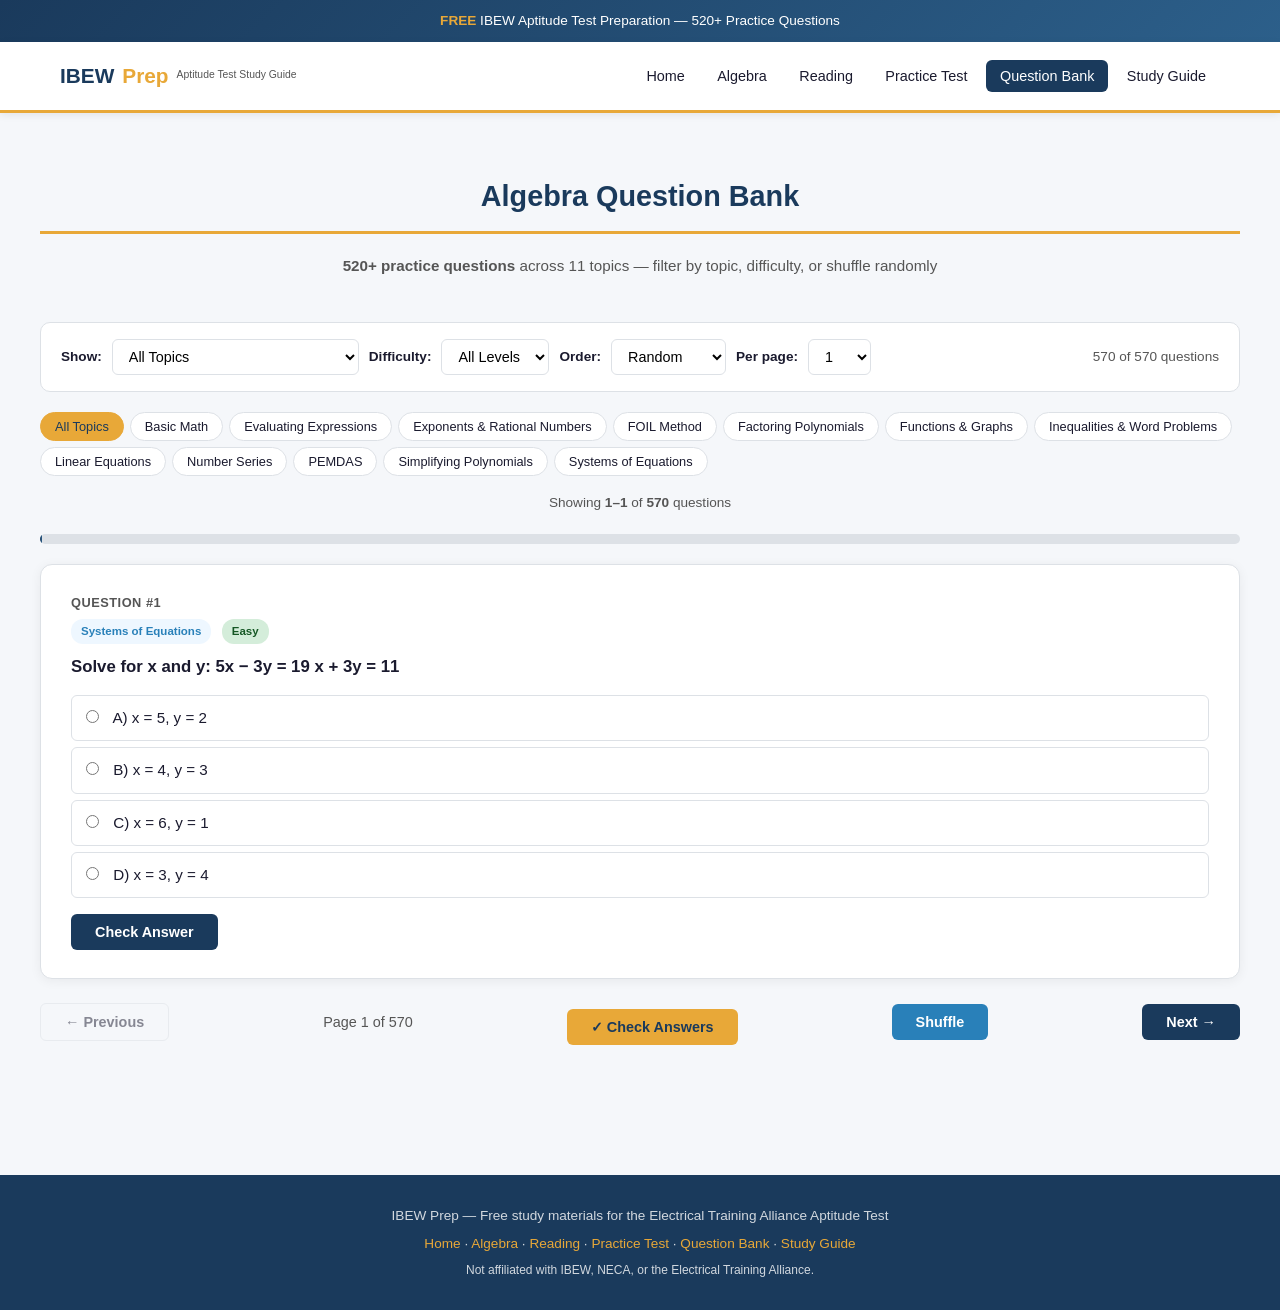
<file: pages/question-bank.html>
<!DOCTYPE html>
<html lang="en">
<head>
  <meta charset="UTF-8">
  <meta name="viewport" content="width=device-width, initial-scale=1.0">
  <title>Question Bank — IBEW Aptitude Test Prep</title>
  <link rel="stylesheet" href="../css/style.css">
  <style>
    .qb-header {
      text-align: center;
      padding: 30px 0 10px;
    }
    .qb-header h1 { font-size: 1.8rem; color: var(--primary); }
    .qb-header p { color: var(--text-light); margin-top: 4px; font-size: 0.95rem; }

    .qb-controls {
      display: flex;
      flex-wrap: wrap;
      gap: 10px;
      align-items: center;
      margin: 20px 0;
      padding: 16px 20px;
      background: var(--card-bg);
      border-radius: 10px;
      border: 1px solid var(--border);
    }
    .qb-controls label {
      font-size: 0.85rem;
      font-weight: 600;
      color: var(--text);
    }
    .qb-controls select, .qb-controls input {
      padding: 8px 12px;
      border: 1px solid var(--border);
      border-radius: 6px;
      font-size: 0.9rem;
      background: white;
    }
    .qb-stats {
      margin-left: auto;
      font-size: 0.85rem;
      color: var(--text-light);
    }

    .topic-filters {
      display: flex;
      flex-wrap: wrap;
      gap: 6px;
      margin-bottom: 16px;
    }
    .topic-btn {
      padding: 6px 14px;
      border-radius: 20px;
      border: 1px solid var(--border);
      background: white;
      font-size: 0.8rem;
      font-weight: 500;
      cursor: pointer;
      transition: all 0.2s;
      color: var(--text);
    }
    .topic-btn:hover { border-color: var(--primary); color: var(--primary); }
    .topic-btn.active {
      background: var(--primary);
      color: white;
      border-color: var(--primary);
    }
    .topic-btn.all-btn.active {
      background: var(--secondary);
      border-color: var(--secondary);
      color: var(--primary);
    }

    .qb-card {
      background: var(--card-bg);
      border-radius: 12px;
      padding: 28px 30px;
      margin: 16px 0;
      box-shadow: 0 2px 12px rgba(0,0,0,0.06);
      border: 1px solid var(--border);
    }
    .qb-card .q-num {
      font-size: 0.8rem;
      color: var(--text-light);
      font-weight: 600;
      text-transform: uppercase;
      letter-spacing: 0.5px;
      margin-bottom: 4px;
    }
    .qb-card .q-topic {
      display: inline-block;
      background: #eef7ff;
      color: var(--info);
      padding: 3px 10px;
      border-radius: 12px;
      font-size: 0.72rem;
      font-weight: 600;
      margin-bottom: 10px;
    }
    .qb-card .q-diff {
      display: inline-block;
      margin-left: 6px;
      padding: 3px 10px;
      border-radius: 12px;
      font-size: 0.72rem;
      font-weight: 600;
    }
    .q-diff.easy { background: #d4edda; color: #155724; }
    .q-diff.med { background: #fff3cd; color: #856404; }
    .q-diff.hard { background: #f8d7da; color: #721c24; }

    .qb-card .q-text {
      font-size: 1.05rem;
      font-weight: 600;
      margin-bottom: 16px;
      line-height: 1.5;
    }

    .qb-card .options label {
      display: block;
      padding: 10px 14px;
      margin-bottom: 6px;
      border: 1px solid var(--border);
      border-radius: 6px;
      cursor: pointer;
      transition: all 0.2s;
      font-size: 0.95rem;
    }
    .qb-card .options label:hover { background: #f0f4f8; }
    .qb-card .options input { margin-right: 10px; }
    .qb-card .options .correct { background: #d4edda; border-color: var(--success); }
    .qb-card .options .wrong { background: #f8d7da; border-color: var(--danger); }

    .qb-card .explanation {
      margin-top: 14px;
      padding: 14px;
      background: #f8f9fa;
      border-radius: 6px;
      display: none;
      font-size: 0.92rem;
      line-height: 1.6;
      border-left: 3px solid var(--info);
    }
    .qb-card .explanation.show { display: block; }

    .qb-nav {
      display: flex;
      justify-content: space-between;
      align-items: center;
      margin: 20px 0;
      gap: 10px;
    }
    .qb-nav .btn {
      padding: 10px 24px;
      border-radius: 6px;
      font-weight: 600;
      font-size: 0.9rem;
      border: none;
      cursor: pointer;
      transition: all 0.2s;
    }
    .qb-nav .btn-prev { background: transparent; color: var(--text); border: 1px solid var(--border); }
    .qb-nav .btn-prev:hover { background: #f0f0f0; }
    .qb-nav .btn-next { background: var(--primary); color: white; }
    .qb-nav .btn-next:hover { background: var(--primary-light); }
    .qb-nav .btn-check { background: var(--secondary); color: var(--primary); }
    .qb-nav .btn-check:hover { transform: translateY(-1px); }
    .qb-nav .btn-shuffle { background: var(--info); color: white; }
    .qb-nav .btn-shuffle:hover { opacity: 0.9; }
    .qb-nav .btn:disabled { opacity: 0.5; cursor: not-allowed; }

    .qb-progress {
      margin: 16px 0;
    }
    .qb-progress-text {
      font-size: 0.85rem;
      color: var(--text-light);
      text-align: center;
      margin-bottom: 6px;
    }

    .empty-state {
      text-align: center;
      padding: 60px 20px;
      color: var(--text-light);
    }
    .empty-state h3 { font-size: 1.3rem; margin-bottom: 10px; color: var(--text); }

    .score-badge {
      display: inline-block;
      background: var(--primary);
      color: white;
      padding: 6px 16px;
      border-radius: 20px;
      font-size: 0.85rem;
      font-weight: 600;
    }

    input[type="radio"] { accent-color: var(--primary); }

    @media (max-width: 768px) {
      .qb-controls { flex-direction: column; align-items: stretch; }
      .qb-stats { margin-left: 0; }
      .qb-nav { flex-wrap: wrap; justify-content: center; }
    }
  </style>
</head>
<body>

<!-- === TOP BANNER === -->
<div class="top-banner">
  <strong>FREE</strong> IBEW Aptitude Test Preparation — 520+ Practice Questions
</div>

<!-- === HEADER === -->
<header>
  <div class="header-inner">
    <a href="../index.html" class="logo">
      IBEW<span>Prep</span>
      <span class="sub">Aptitude Test Study Guide</span>
    </a>
    <nav>
      <a href="../index.html">Home</a>
      <a href="algebra.html">Algebra</a>
      <a href="reading.html">Reading</a>
      <a href="practice-test.html">Practice Test</a>
      <a href="question-bank.html" class="active">Question Bank</a>
      <a href="study-guide.html">Study Guide</a>
    </nav>
  </div>
</header>

<!-- === MAIN === -->
<div class="container lesson-page">

  <div class="qb-header">
    <h1>Algebra Question Bank</h1>
    <p><strong>520+ practice questions</strong> across 11 topics — filter by topic, difficulty, or shuffle randomly</p>
  </div>

  <!-- === FILTERS === -->
  <div class="qb-controls">
    <label>Show:</label>
    <select id="topicFilter" onchange="applyFilters()">
      <option value="all">All Topics</option>
    </select>

    <label>Difficulty:</label>
    <select id="diffFilter" onchange="applyFilters()">
      <option value="all">All Levels</option>
      <option value="1">Easy</option>
      <option value="2">Medium</option>
      <option value="3">Hard</option>
    </select>

    <label>Order:</label>
    <select id="orderFilter" onchange="applyFilters()">
      <option value="random">Random</option>
      <option value="sequential">Sequential</option>
    </select>

    <label>Per page:</label>
    <select id="perPage" onchange="applyFilters()">
      <option value="1" selected>1</option>
      <option value="5">5</option>
      <option value="10">10</option>
      <option value="20">20</option>
    </select>

    <span class="qb-stats" id="filterStats">Loading questions...</span>
  </div>

  <!-- === TOPIC FILTER PILLS === -->
  <div class="topic-filters" id="topicPills"></div>

  <!-- === PROGRESS === -->
  <div class="qb-progress" id="progressBar">
    <div class="qb-progress-text" id="progressText">Question 1 of <span id="totalQ">0</span></div>
    <div class="progress-bar"><div class="progress-fill" id="progressFill" style="width:0%"></div></div>
  </div>

  <!-- === QUESTIONS CONTAINER === -->
  <div id="questionsContainer">
    <div class="empty-state">
      <h3>Select a topic to start practicing</h3>
      <p>Choose a topic above or click a topic button to filter questions.</p>
    </div>
  </div>

  <!-- === NAVIGATION === -->
  <div class="qb-nav" id="qbNav" style="display:none;">
    <button class="btn btn-prev" onclick="prevPage()">← Previous</button>
    <span id="pageInfo" style="font-size:0.9rem;color:var(--text-light);"></span>
    <button class="btn btn-check" onclick="checkAll()">✓ Check Answers</button>
    <button class="btn btn-shuffle" onclick="shuffleCurrent()">Shuffle</button>
    <button class="btn btn-next" onclick="nextPage()">Next →</button>
  </div>

</div>

<!-- === FOOTER === -->
<footer>
  <p>IBEW Prep — Free study materials for the Electrical Training Alliance Aptitude Test</p>
  <p style="margin-top:6px;">
    <a href="../index.html">Home</a> ·
    <a href="algebra.html">Algebra</a> ·
    <a href="reading.html">Reading</a> ·
    <a href="practice-test.html">Practice Test</a> ·
    <a href="question-bank.html">Question Bank</a> ·
    <a href="study-guide.html">Study Guide</a>
  </p>
  <p style="margin-top:6px; font-size:0.75rem;">Not affiliated with IBEW, NECA, or the Electrical Training Alliance.</p>
</footer>

<script src="../js/questions.js"></script>
<script>
// ============================
// QUESTION BANK APP
// ============================

let allQuestions = window.questionBank || [];
let filteredQuestions = [];
let currentPage = 0;
let questionsPerPage = 10;

// ===== INIT =====
function init() {
  // Populate topic filter dropdown
  const topics = [...new Set(allQuestions.map(q => q.topic))].sort();
  const select = document.getElementById('topicFilter');
  topics.forEach(t => {
    const opt = document.createElement('option');
    opt.value = t;
    opt.textContent = t;
    select.appendChild(opt);
  });

  // Build topic pills
  const pills = document.getElementById('topicPills');
  const allPill = document.createElement('button');
  allPill.className = 'topic-btn all-btn active';
  allPill.textContent = 'All Topics';
  allPill.onclick = function() { setActivePill(this); document.getElementById('topicFilter').value = 'all'; applyFilters(); };
  pills.appendChild(allPill);

  topics.forEach(t => {
    const btn = document.createElement('button');
    btn.className = 'topic-btn';
    btn.textContent = t;
    const count = allQuestions.filter(q => q.topic === t).length;
    btn.title = count + ' questions';
    btn.onclick = function() { setActivePill(this); document.getElementById('topicFilter').value = t; applyFilters(); };
    pills.appendChild(btn);
  });

  applyFilters();
}

function setActivePill(el) {
  document.querySelectorAll('.topic-btn').forEach(b => b.classList.remove('active'));
  el.classList.add('active');
}

// ===== FILTERING =====
function applyFilters() {
  const topic = document.getElementById('topicFilter').value;
  const diff = document.getElementById('diffFilter').value;
  const order = document.getElementById('orderFilter').value;
  questionsPerPage = parseInt(document.getElementById('perPage').value);

  let filtered = [...allQuestions];

  if (topic !== 'all') filtered = filtered.filter(q => q.topic === topic);
  if (diff !== 'all') filtered = filtered.filter(q => q.difficulty === parseInt(diff));

  if (order === 'random') {
    for (let i = filtered.length - 1; i > 0; i--) {
      const j = Math.floor(Math.random() * (i + 1));
      [filtered[i], filtered[j]] = [filtered[j], filtered[i]];
    }
  }

  filteredQuestions = filtered;
  currentPage = 0;
  render();
}

// ===== RENDER =====
function render() {
  const container = document.getElementById('questionsContainer');
  const nav = document.getElementById('qbNav');
  const totalPages = Math.ceil(filteredQuestions.length / questionsPerPage) || 1;

  document.getElementById('filterStats').textContent =
    filteredQuestions.length + ' of ' + allQuestions.length + ' questions';

  if (filteredQuestions.length === 0) {
    container.innerHTML = '<div class="empty-state"><h3>No questions match these filters</h3><p>Try a different topic or difficulty level.</p></div>';
    nav.style.display = 'none';
    document.getElementById('progressBar').style.display = 'none';
    return;
  }

  document.getElementById('progressBar').style.display = 'block';
  nav.style.display = 'flex';

  const start = currentPage * questionsPerPage;
  const end = Math.min(start + questionsPerPage, filteredQuestions.length);
  const pageQuestions = filteredQuestions.slice(start, end);

  // Progress
  document.getElementById('progressText').innerHTML =
    'Showing <strong>' + (start+1) + '&ndash;' + end + '</strong> of <strong>' + filteredQuestions.length + '</strong> questions';
  const pct = ((start + pageQuestions.length) / filteredQuestions.length) * 100;
  document.getElementById('progressFill').style.width = pct + '%';

  // Page info
  document.getElementById('pageInfo').textContent = 'Page ' + (currentPage + 1) + ' of ' + totalPages;

  // Question HTML
  let html = '';
  pageQuestions.forEach((q, i) => {
    const globalIdx = start + i + 1;
    const diffLabel = q.difficulty === 1 ? 'Easy' : q.difficulty === 2 ? 'Medium' : 'Hard';
    const diffClass = q.difficulty === 1 ? 'easy' : q.difficulty === 2 ? 'med' : 'hard';
    const optLetters = ['A', 'B', 'C', 'D'];

    html += '<div class="qb-card" id="qcard-' + q.id + '">';
    html += '  <div class="q-num">Question #' + globalIdx + '</div>';
    html += '  <span class="q-topic">' + q.topic + '</span>';
    html += '  <span class="q-diff ' + diffClass + '">' + diffLabel + '</span>';
    html += '  <div class="q-text">' + q.question + '</div>';
    html += '  <div class="options">';

    q.options.forEach((opt, oi) => {
      html += '    <label id="qlabel-' + q.id + '-' + oi + '">';
      html += '      <input type="radio" name="q-' + q.id + '" value="' + oi + '" onchange="selectOption(' + q.id + ',' + oi + ')"> ';
      html += opt;
      html += '    </label>';
    });

    html += '  </div>';
    html += '  <button class="btn-check" onclick="checkQuestion(' + q.id + ')">Check Answer</button>';
    html += '  <div class="explanation" id="explain-' + q.id + '">';
    html += '    <strong>Answer: ' + optLetters[q.correct] + ') ' + q.options[q.correct].replace(/^[A-D]\)\s*/, '') + '</strong><br>';
    html += '    ' + q.explanation;
    html += '  </div>';
    html += '</div>';
  });

  container.innerHTML = html;

  // Scroll to top
  window.scrollTo({ top: 300, behavior: 'smooth' });

  // Update nav buttons
  document.querySelector('.btn-prev').disabled = currentPage === 0;
  document.querySelector('.btn-next').disabled = currentPage >= totalPages - 1;
}

// ===== NAVIGATION =====
function nextPage() {
  const totalPages = Math.ceil(filteredQuestions.length / questionsPerPage);
  if (currentPage < totalPages - 1) { currentPage++; render(); }
}

function prevPage() {
  if (currentPage > 0) { currentPage--; render(); }
}

function shuffleCurrent() {
  for (let i = filteredQuestions.length - 1; i > 0; i--) {
    const j = Math.floor(Math.random() * (i + 1));
    [filteredQuestions[i], filteredQuestions[j]] = [filteredQuestions[j], filteredQuestions[i]];
  }
  currentPage = 0;
  render();
}

// ===== ANSWER CHECKING =====
function selectOption(qId, optIdx) {
  // Clear previous selection styling
  document.querySelectorAll('#qcard-' + qId + ' .options label').forEach(l => {
    l.classList.remove('correct', 'wrong');
  });
  // Hide explanation
  document.getElementById('explain-' + qId).classList.remove('show');
}

function checkQuestion(qId) {
  const selected = document.querySelector('input[name="q-' + qId + '"]:checked');
  const q = allQuestions.find(q => q.id === qId);
  if (!q) return;

  if (!selected) {
    document.getElementById('explain-' + qId).classList.add('show');
    return;
  }

  const userIdx = parseInt(selected.value);
  const labels = document.querySelectorAll('#qcard-' + qId + ' .options label');

  labels.forEach(l => l.classList.remove('correct', 'wrong'));

  // Mark correct answer
  labels[q.correct].classList.add('correct');

  // Mark user's wrong answer if different
  if (userIdx !== q.correct) {
    labels[userIdx].classList.add('wrong');
  }

  document.getElementById('explain-' + qId).classList.add('show');
}

function checkAll() {
  const cards = document.querySelectorAll('.qb-card');
  cards.forEach(card => {
    const idMatch = card.id.match(/qcard-(\d+)/);
    if (idMatch) checkQuestion(parseInt(idMatch[1]));
  });
}

// ===== START =====
document.addEventListener('DOMContentLoaded', init);
</script>

</body>
</html>
</file>
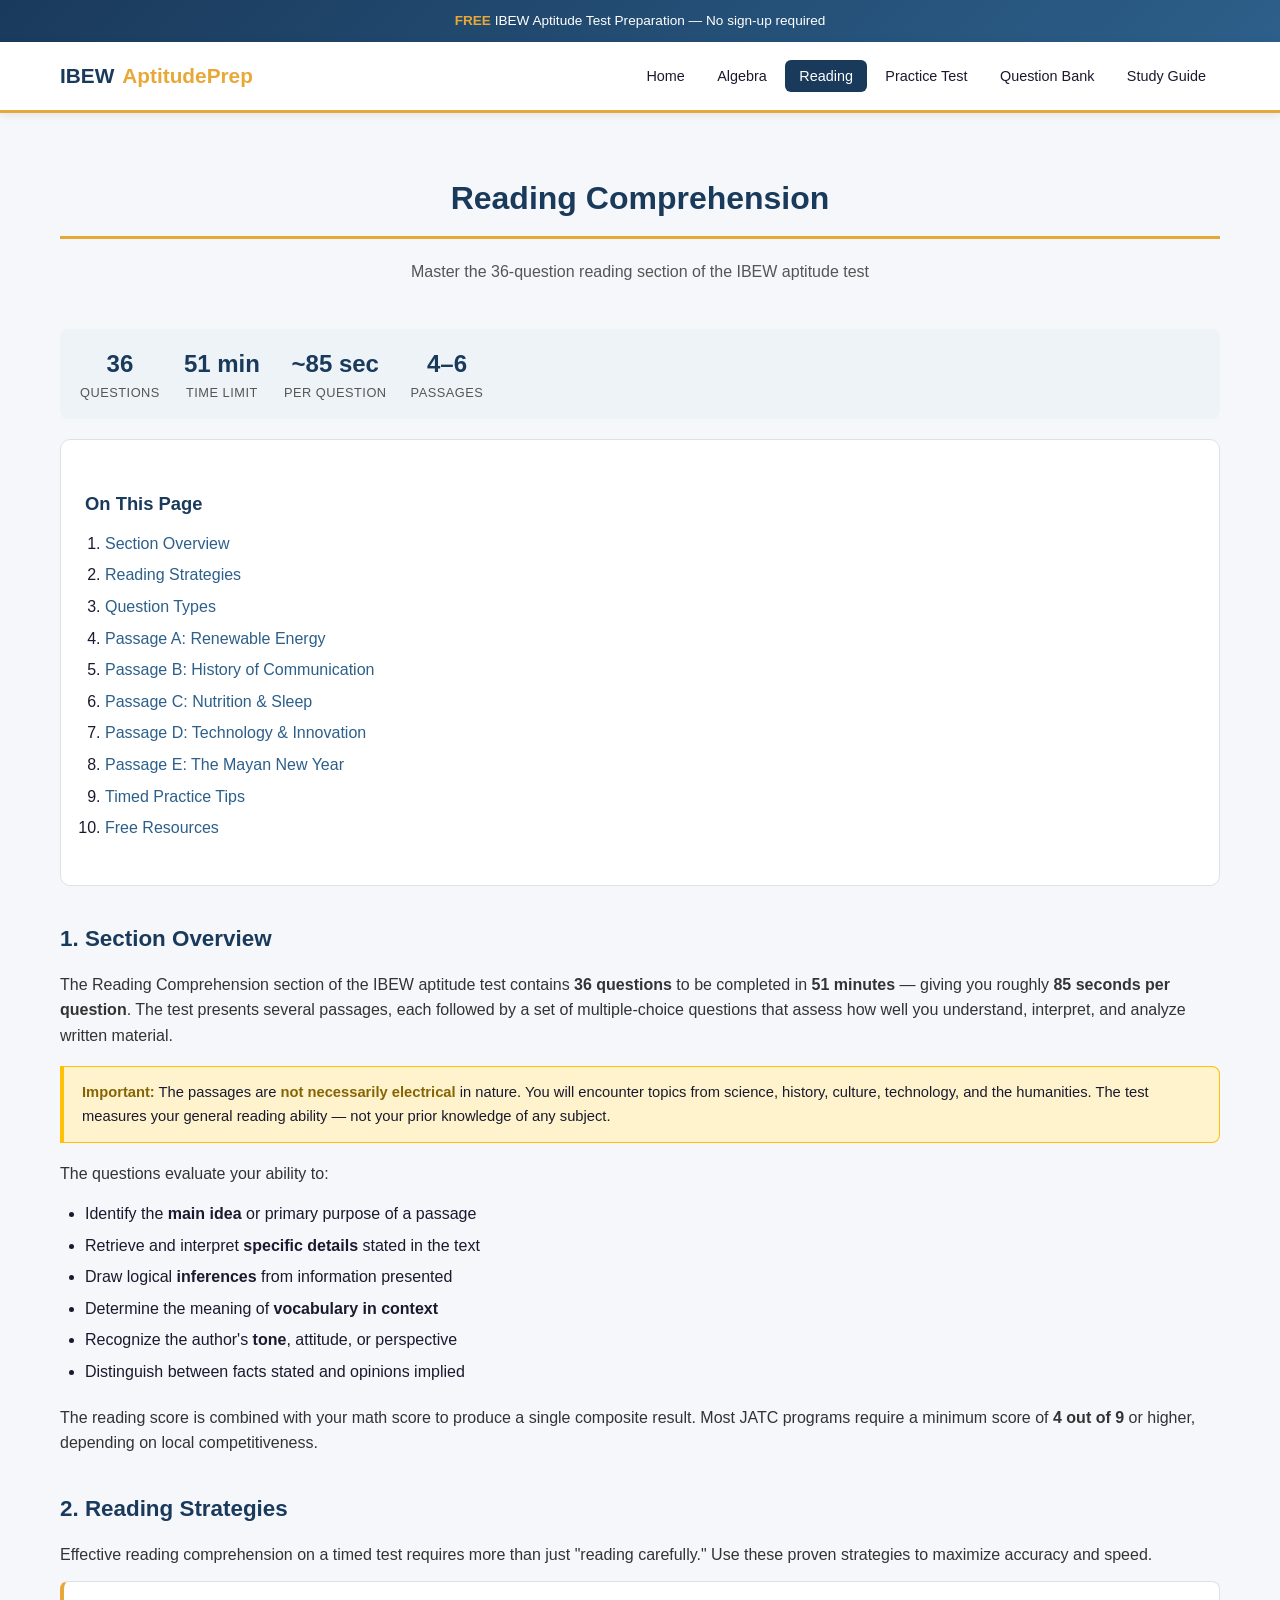
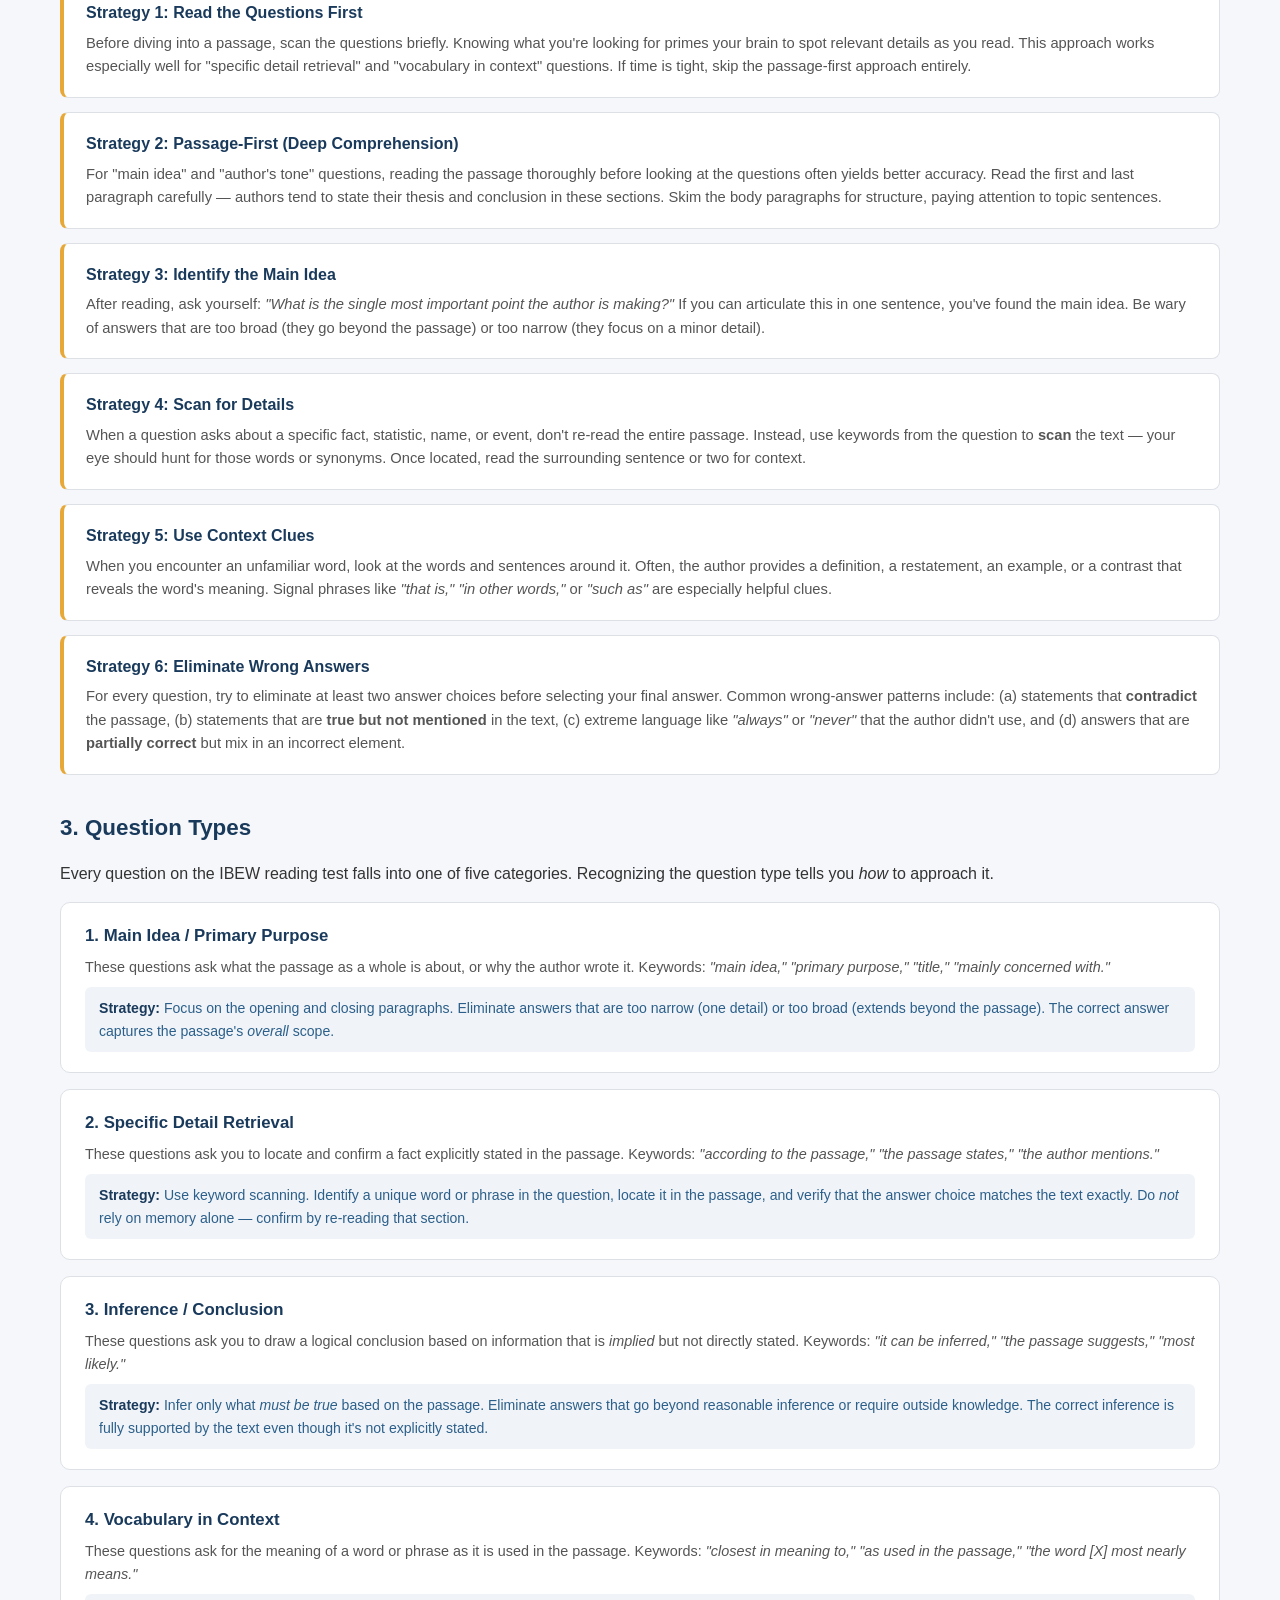
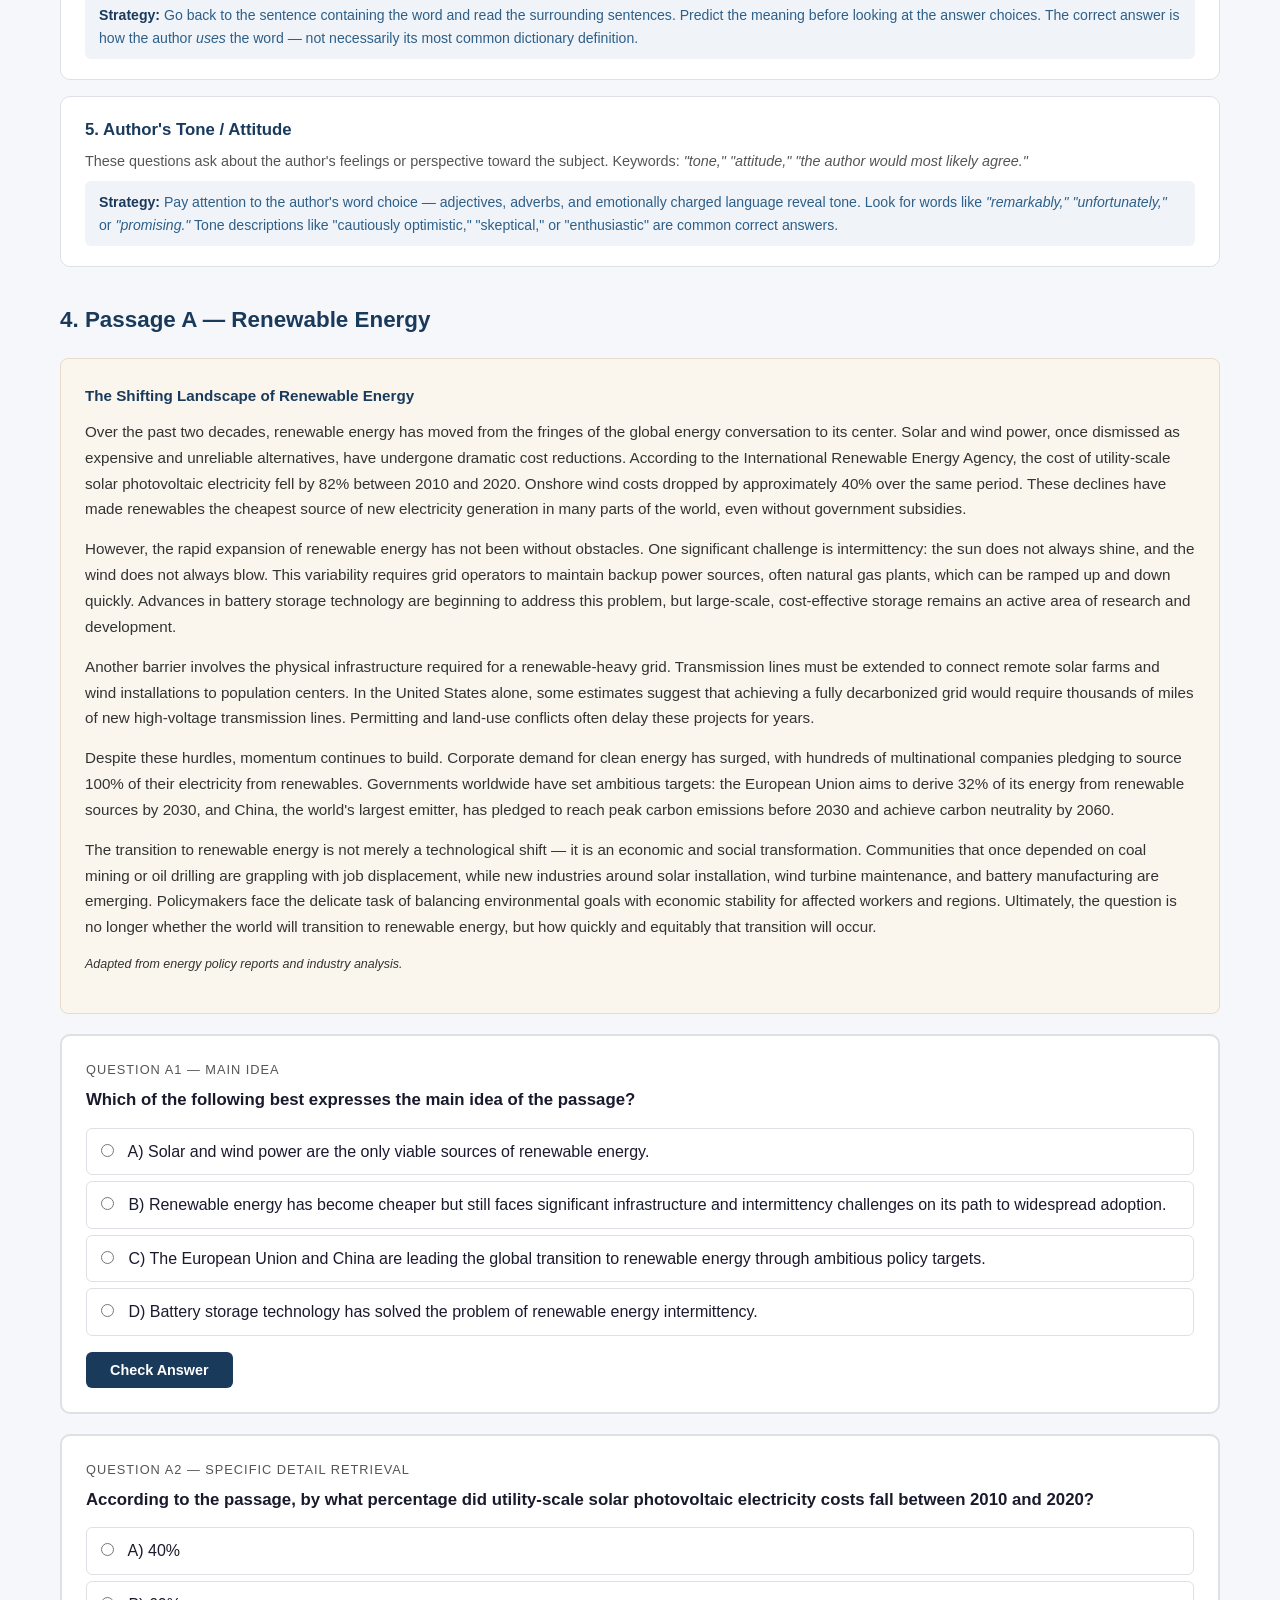
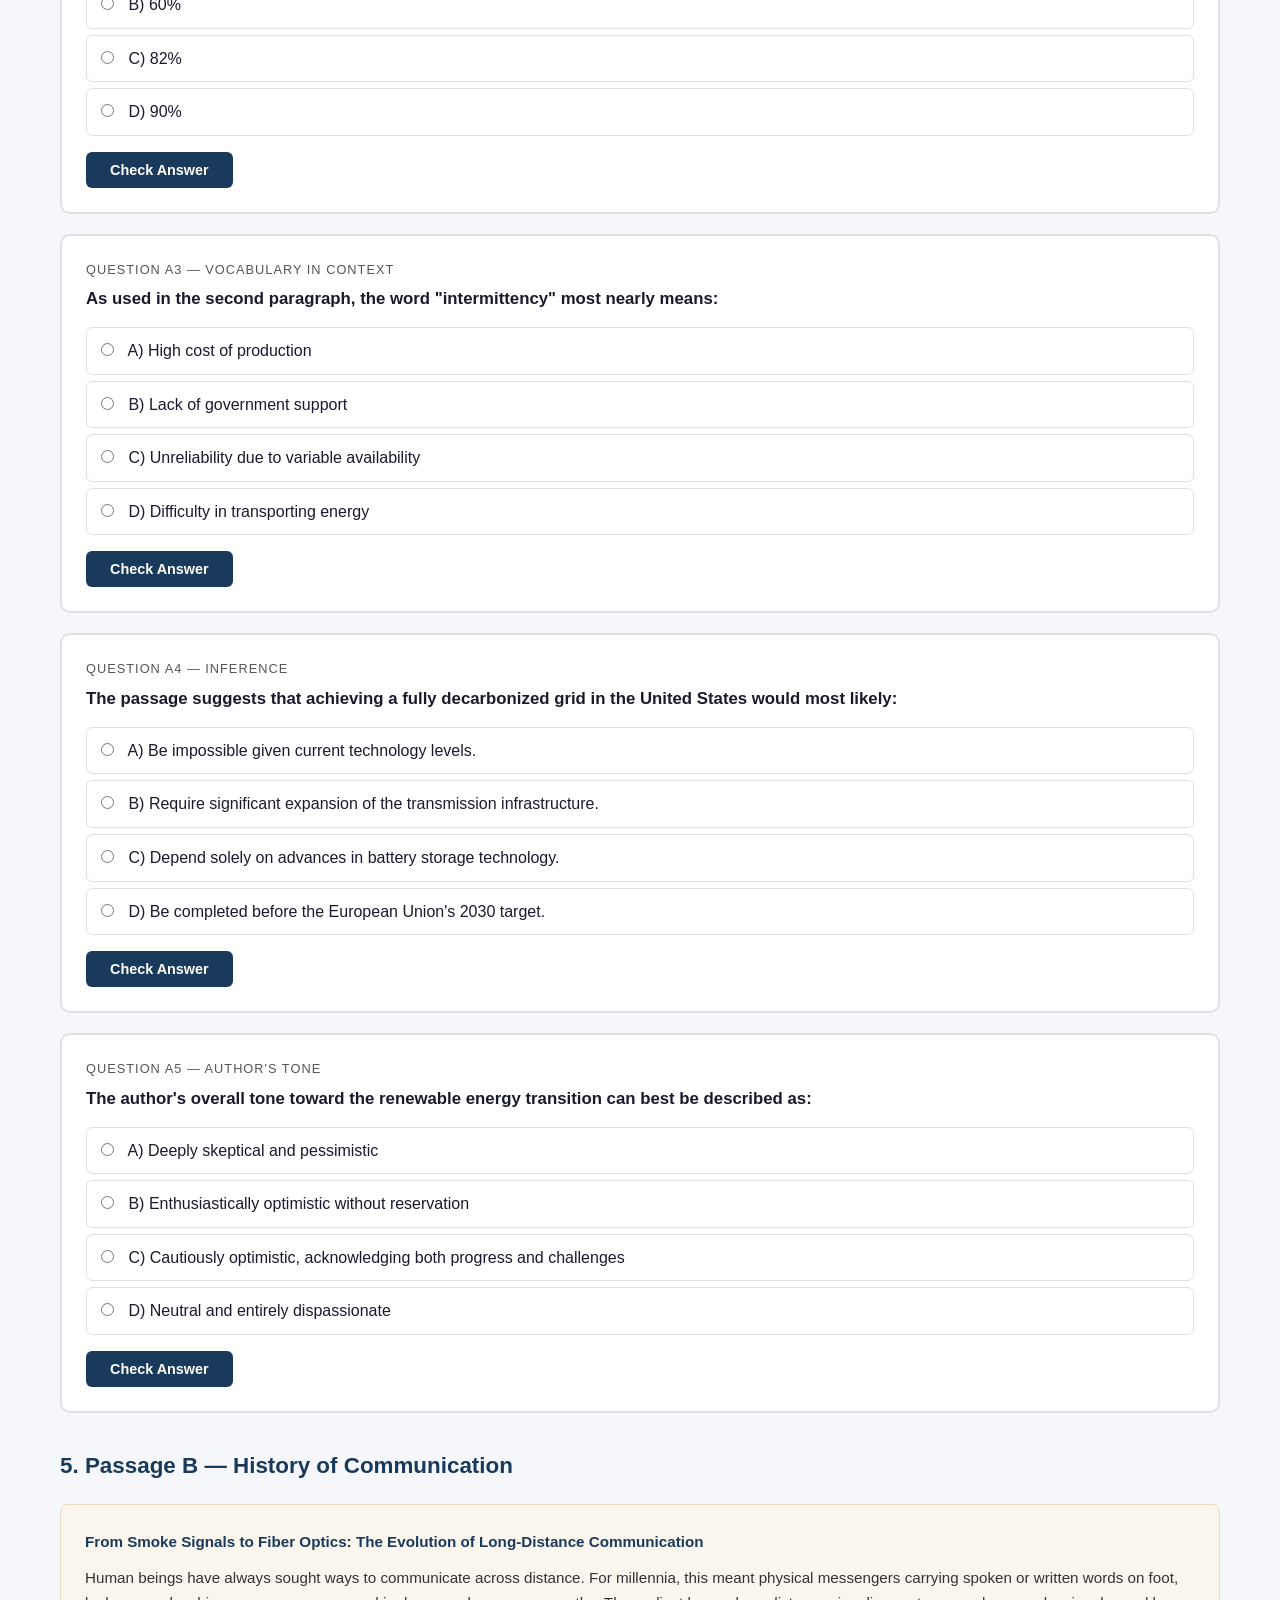
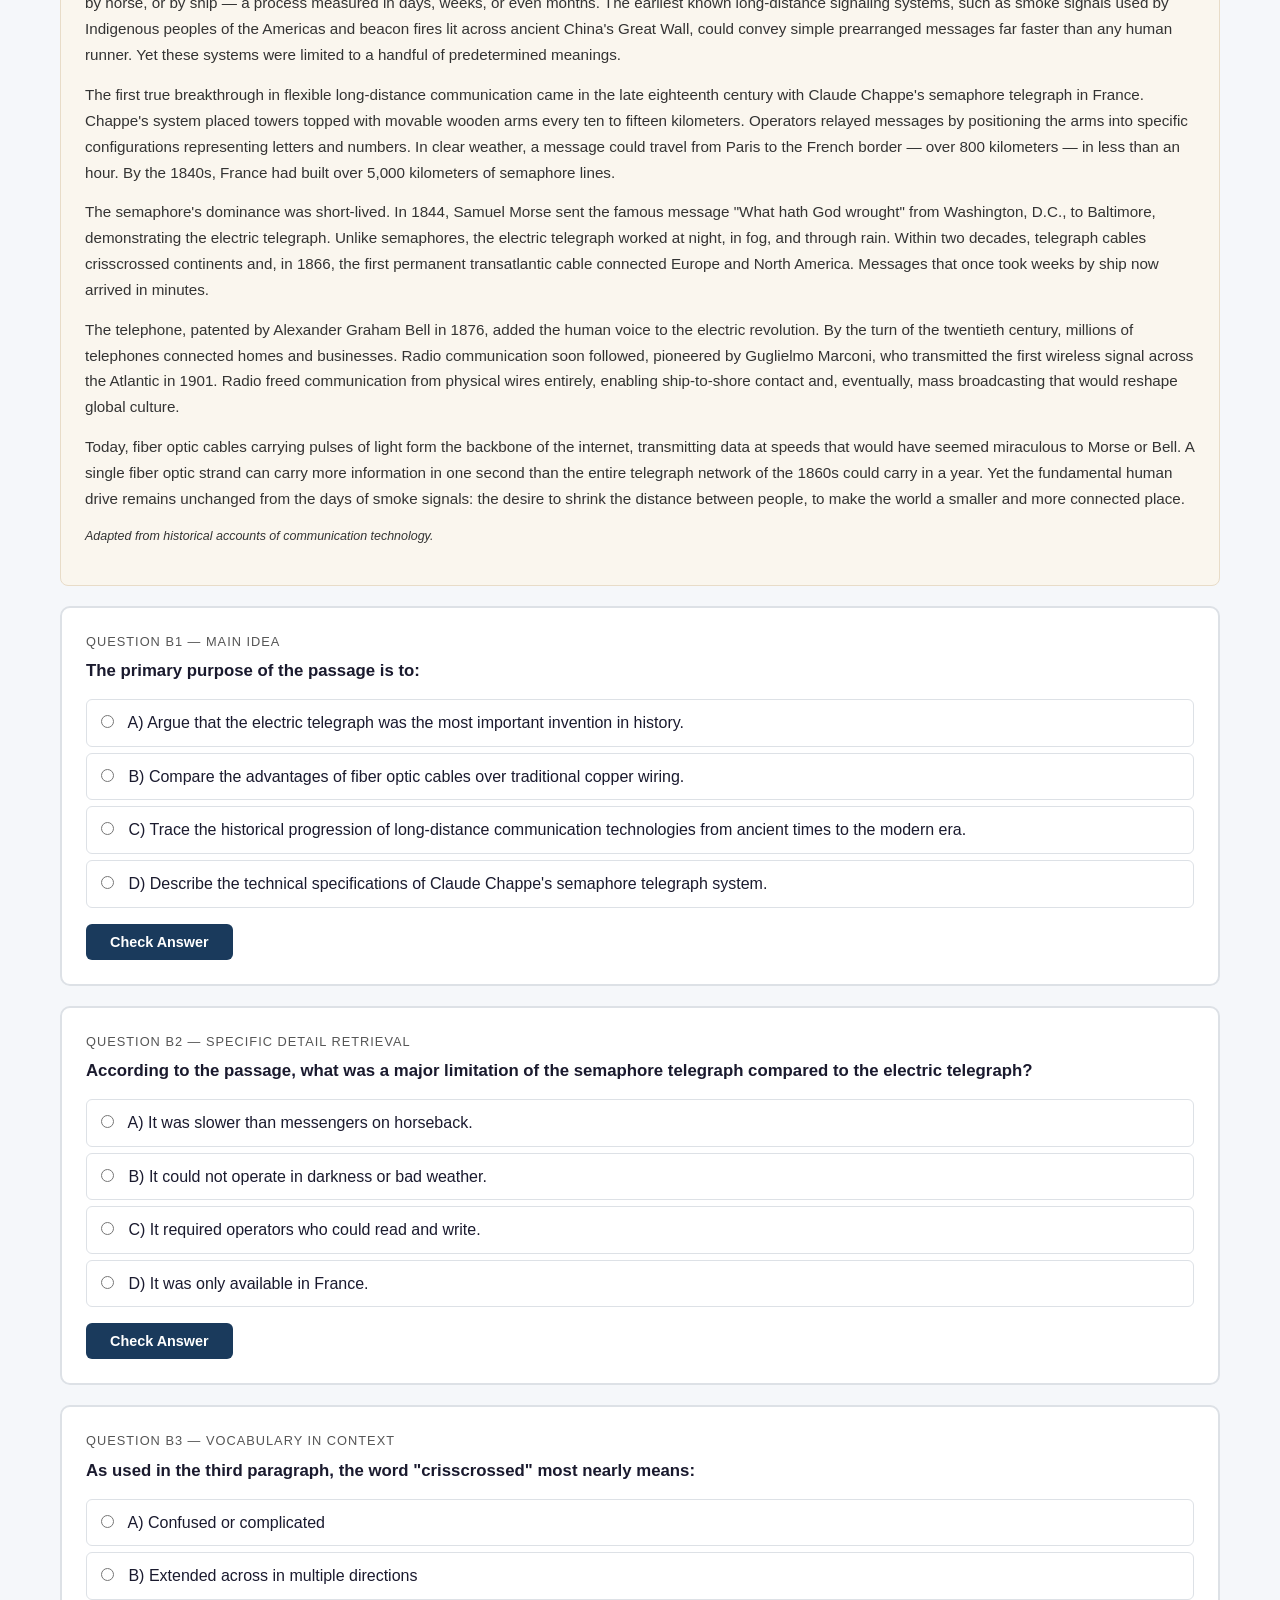
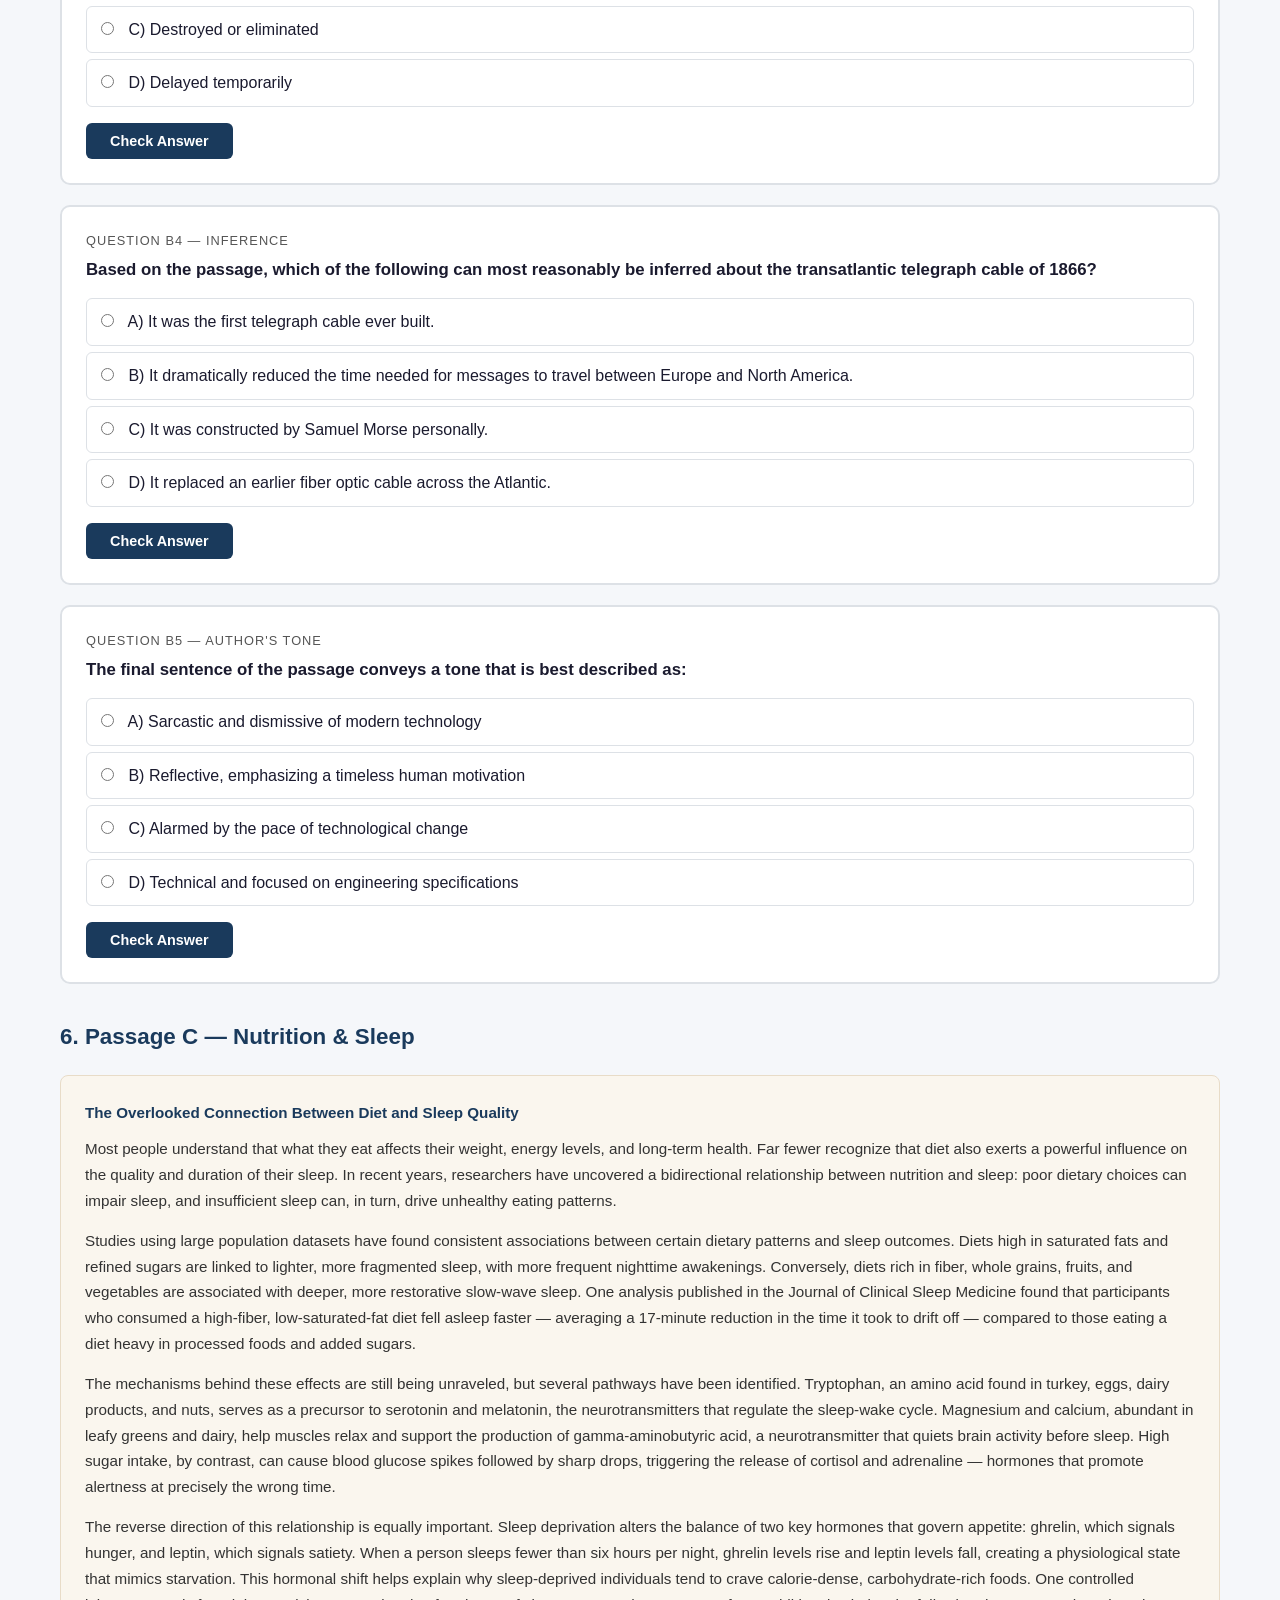
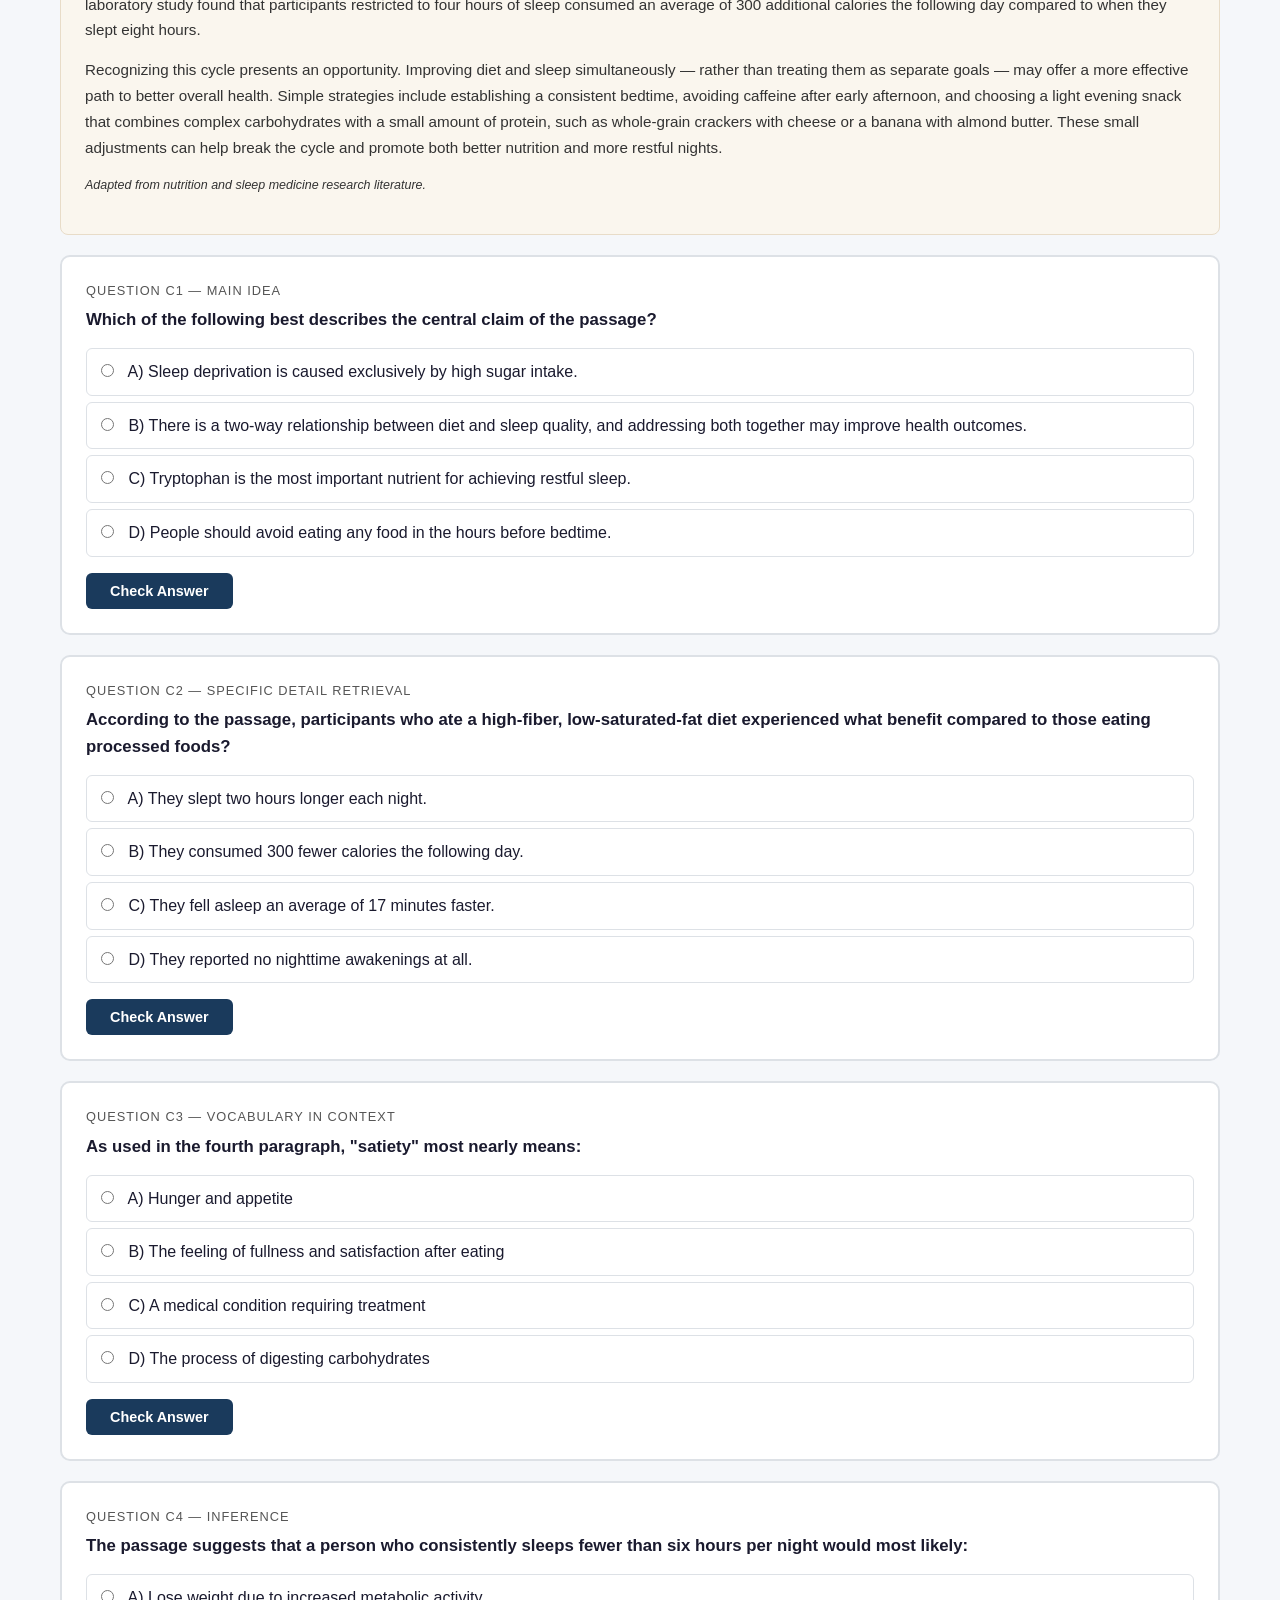
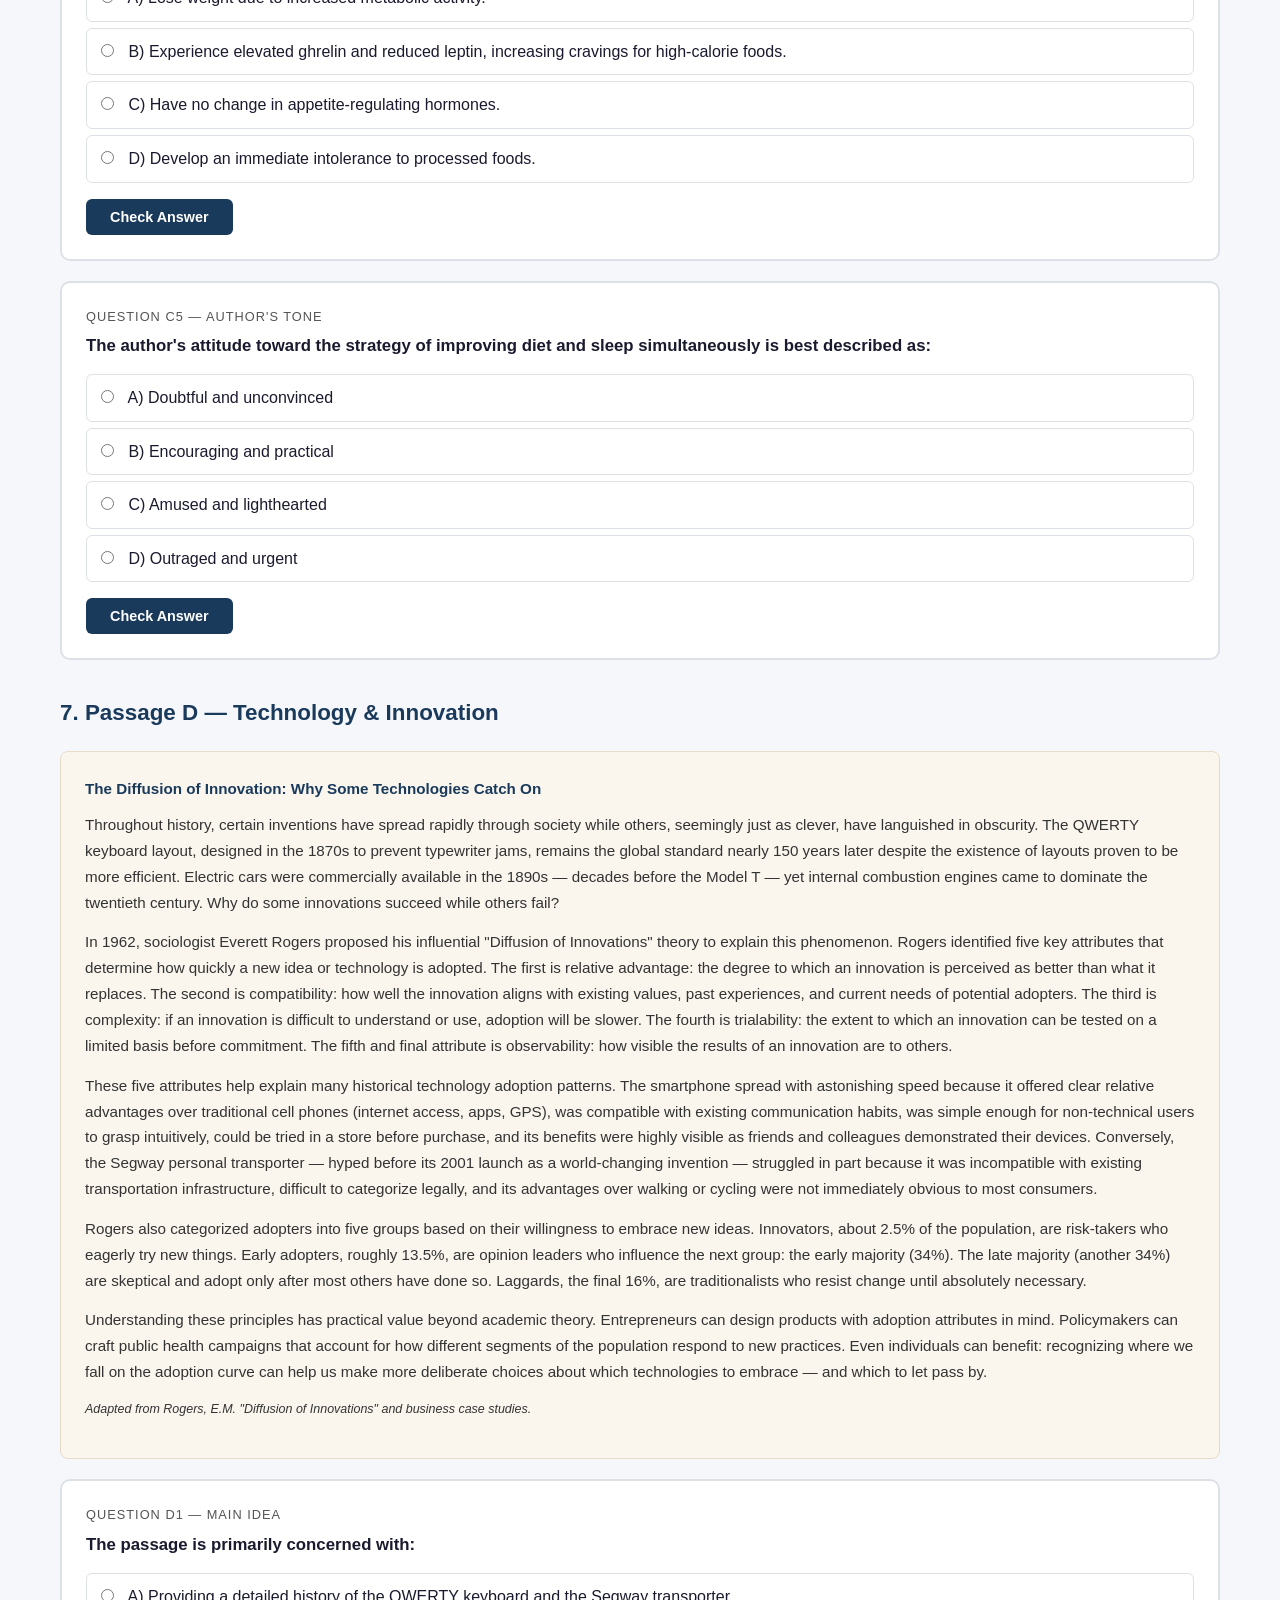
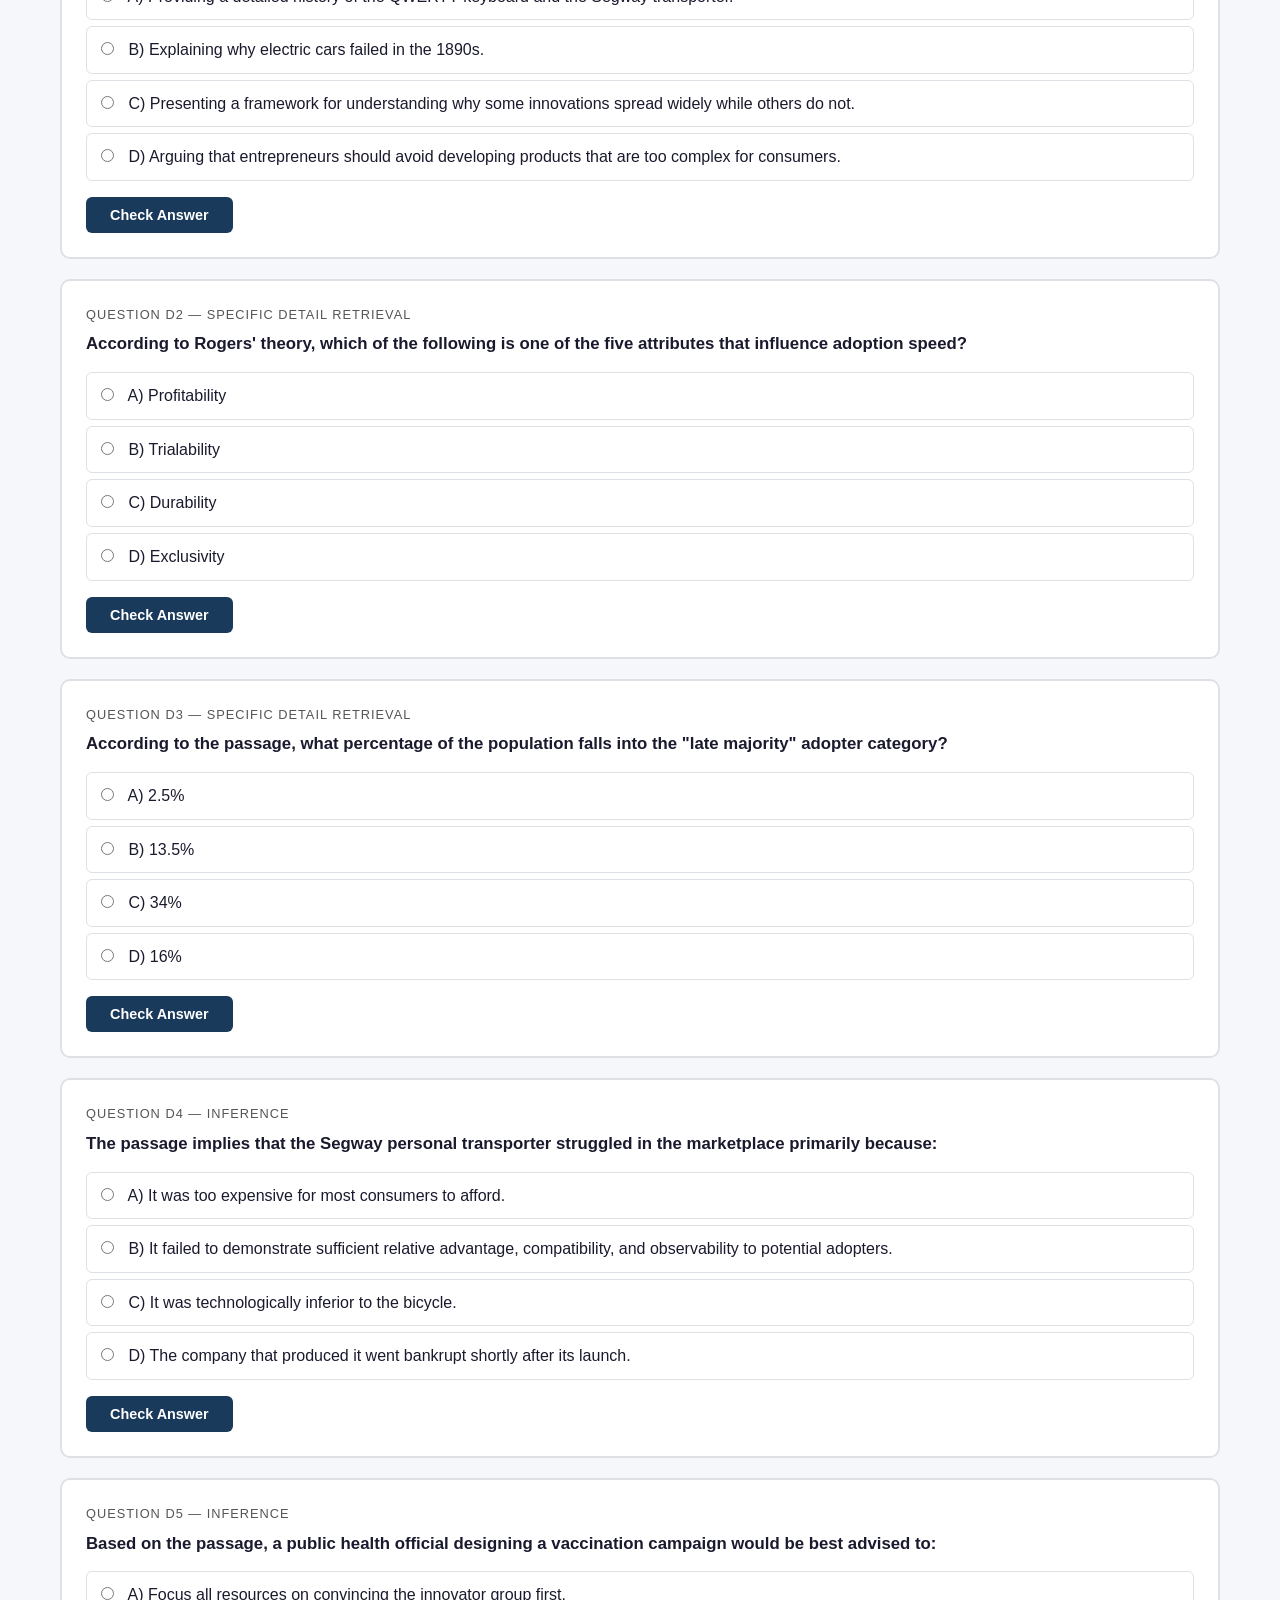
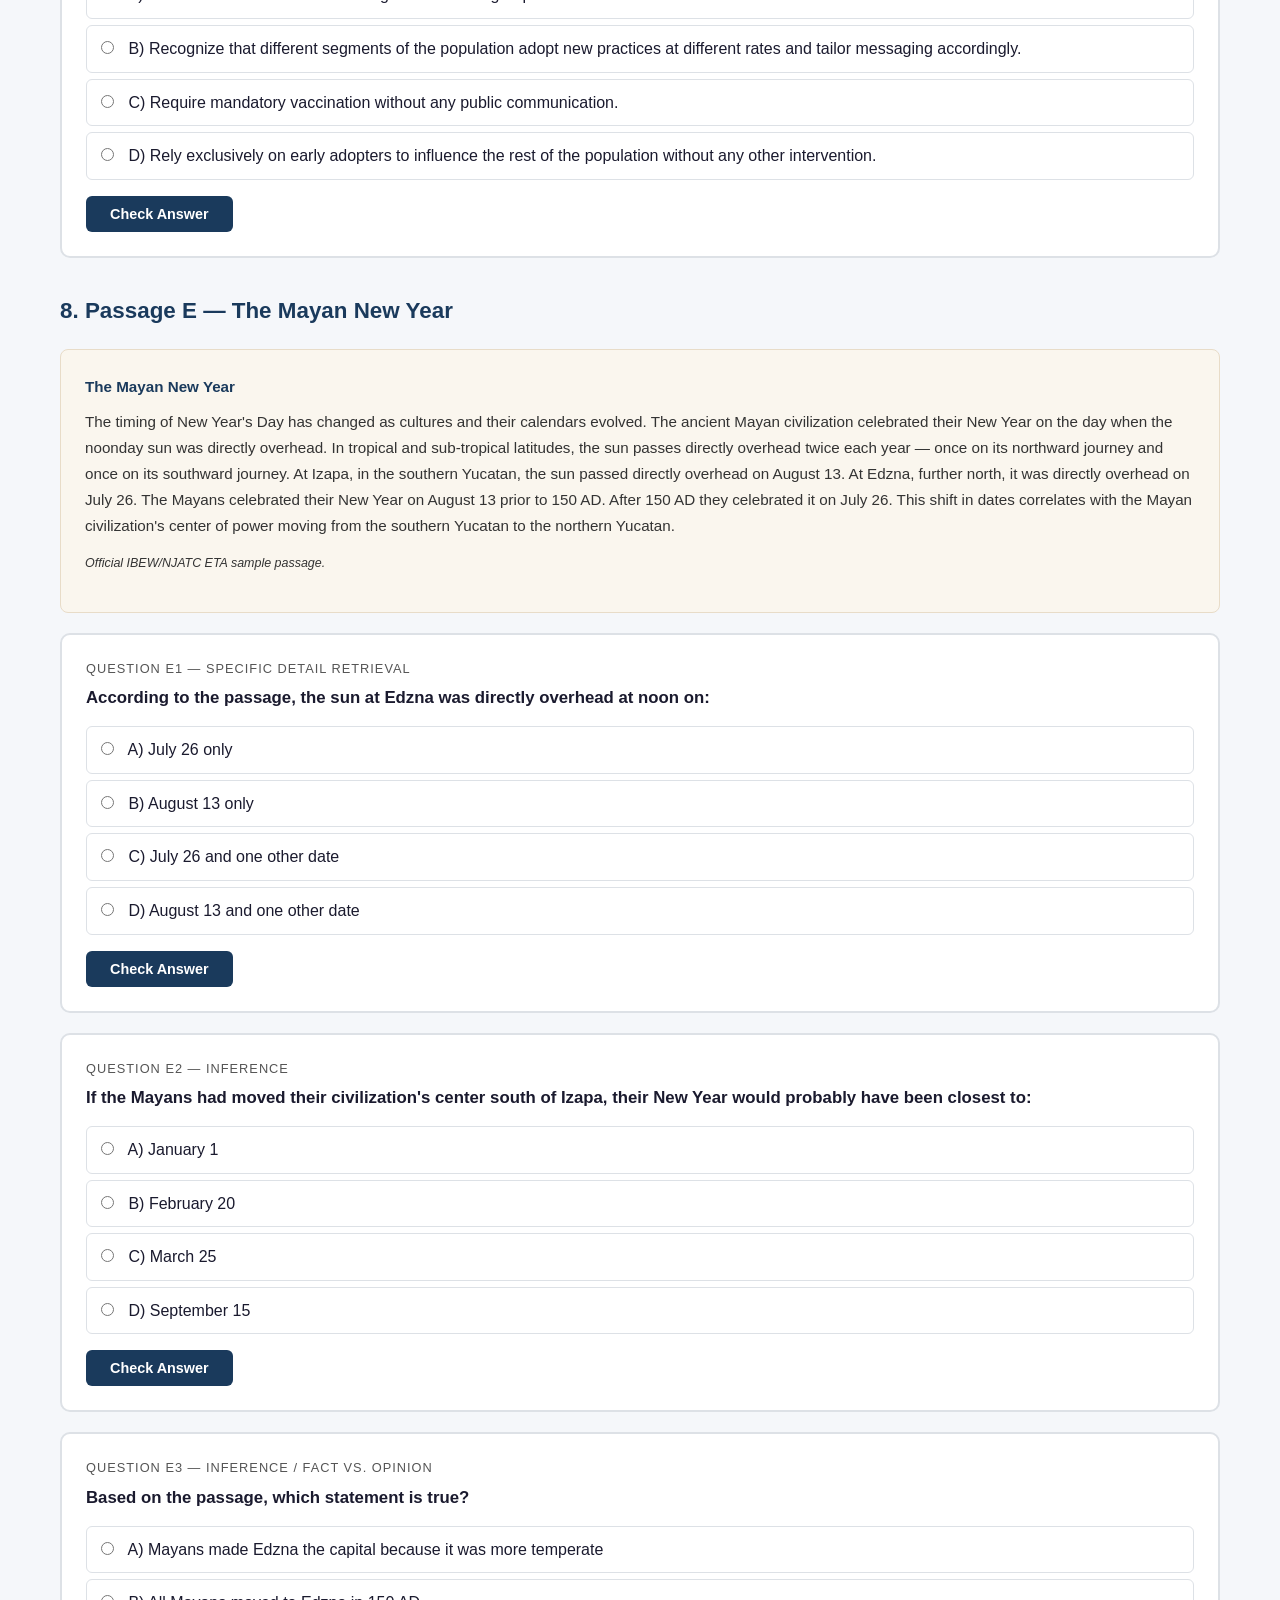
<file: pages/reading.html>
<!DOCTYPE html>
<html lang="en">
<head>
<meta charset="UTF-8">
<meta name="viewport" content="width=device-width, initial-scale=1.0">
<title>Reading Comprehension — IBEW Aptitude Prep</title>
<link rel="stylesheet" href="../css/style.css">
<style>
/* Extra styles specific to the reading page */
.reading-meta {
  background: #eef3f8;
  border-radius: 8px;
  padding: 16px 20px;
  margin: 20px 0;
  display: flex;
  flex-wrap: wrap;
  gap: 24px;
}
.reading-meta .meta-item {
  text-align: center;
}
.reading-meta .meta-num {
  font-size: 1.5rem;
  font-weight: 800;
  color: var(--primary);
}
.reading-meta .meta-label {
  font-size: 0.8rem;
  color: var(--text-light);
  text-transform: uppercase;
  letter-spacing: 0.5px;
}
.strategy-card {
  background: var(--card-bg);
  border: 1px solid var(--border);
  border-left: 4px solid var(--secondary);
  border-radius: 8px;
  padding: 18px 22px;
  margin: 14px 0;
}
.strategy-card h4 {
  color: var(--primary);
  margin-bottom: 6px;
}
.strategy-card p {
  color: var(--text-light);
  font-size: 0.92rem;
  margin: 0;
}
.qtype-box {
  background: var(--card-bg);
  border: 1px solid var(--border);
  border-radius: 10px;
  padding: 20px 24px;
  margin: 16px 0;
}
.qtype-box h4 {
  color: var(--primary);
  font-size: 1.05rem;
  margin-bottom: 6px;
}
.qtype-box .qtype-desc {
  color: var(--text-light);
  font-size: 0.9rem;
  margin-bottom: 8px;
}
.qtype-box .qtype-strat {
  background: #f0f4f8;
  padding: 10px 14px;
  border-radius: 6px;
  font-size: 0.88rem;
  color: var(--primary-light);
}
.qtype-box .qtype-strat strong {
  color: var(--primary);
}
.tips-list {
  list-style: none;
  padding: 0;
}
.tips-list li {
  padding: 10px 16px;
  margin: 6px 0;
  background: #f8f9fa;
  border-left: 3px solid var(--success);
  border-radius: 0 6px 6px 0;
  font-size: 0.93rem;
}
.tips-list li::before {
  content: '\2713';
  color: var(--success);
  font-weight: 700;
  margin-right: 10px;
}
.passage-source {
  font-size: 0.78rem;
  color: #999;
  margin-top: 8px;
  font-style: italic;
}
</style>
</head>
<body>

<!-- ===== TOP BANNER ===== -->
<div class="top-banner">
  <strong>FREE</strong> IBEW Aptitude Test Preparation — No sign-up required
</div>

<!-- ===== HEADER / NAV ===== -->
<header>
  <div class="header-inner">
    <a href="../index.html" class="logo">
      IBEW<span>AptitudePrep</span>
    </a>
    <nav>
      <a href="../index.html">Home</a>
      <a href="algebra.html">Algebra</a>
      <a href="reading.html" class="active">Reading</a>
      <a href="practice-test.html">Practice Test</a>
      <a href="question-bank.html">Question Bank</a>
      <a href="study-guide.html">Study Guide</a>
    </nav>
  </div>
</header>

<!-- ===== MAIN CONTENT ===== -->
<main class="lesson-page">
<div class="container">

  <!-- PAGE HEADER -->
  <div class="page-header">
    <h1>Reading Comprehension</h1>
    <p>Master the 36-question reading section of the IBEW aptitude test</p>
  </div>

  <!-- READING SECTION META -->
  <div class="reading-meta">
    <div class="meta-item">
      <div class="meta-num">36</div>
      <div class="meta-label">Questions</div>
    </div>
    <div class="meta-item">
      <div class="meta-num">51 min</div>
      <div class="meta-label">Time Limit</div>
    </div>
    <div class="meta-item">
      <div class="meta-num">~85 sec</div>
      <div class="meta-label">Per Question</div>
    </div>
    <div class="meta-item">
      <div class="meta-num">4–6</div>
      <div class="meta-label">Passages</div>
    </div>
  </div>

  <!-- TABLE OF CONTENTS -->
  <div class="toc">
    <h3>On This Page</h3>
    <ol>
      <li><a href="#overview">Section Overview</a></li>
      <li><a href="#strategies">Reading Strategies</a></li>
      <li><a href="#question-types">Question Types</a></li>
      <li><a href="#passage-a">Passage A: Renewable Energy</a></li>
      <li><a href="#passage-b">Passage B: History of Communication</a></li>
      <li><a href="#passage-c">Passage C: Nutrition &amp; Sleep</a></li>
      <li><a href="#passage-d">Passage D: Technology &amp; Innovation</a></li>
      <li><a href="#passage-e">Passage E: The Mayan New Year</a></li>
      <li><a href="#timed-tips">Timed Practice Tips</a></li>
      <li><a href="#reading-resources">Free Resources</a></li>
    </ol>
  </div>

  <!-- ======================== -->
  <!-- SECTION 1: OVERVIEW       -->
  <!-- ======================== -->
  <section id="overview">
    <h2>1. Section Overview</h2>
    <p>The Reading Comprehension section of the IBEW aptitude test contains <strong>36 questions</strong> to be completed in <strong>51 minutes</strong> — giving you roughly <strong>85 seconds per question</strong>. The test presents several passages, each followed by a set of multiple-choice questions that assess how well you understand, interpret, and analyze written material.</p>

    <div class="warning-box">
      <strong>Important:</strong> The passages are <strong>not necessarily electrical</strong> in nature. You will encounter topics from science, history, culture, technology, and the humanities. The test measures your general reading ability — not your prior knowledge of any subject.
    </div>

    <p>The questions evaluate your ability to:</p>
    <ul>
      <li>Identify the <strong>main idea</strong> or primary purpose of a passage</li>
      <li>Retrieve and interpret <strong>specific details</strong> stated in the text</li>
      <li>Draw logical <strong>inferences</strong> from information presented</li>
      <li>Determine the meaning of <strong>vocabulary in context</strong></li>
      <li>Recognize the author's <strong>tone</strong>, attitude, or perspective</li>
      <li>Distinguish between facts stated and opinions implied</li>
    </ul>

    <p>The reading score is combined with your math score to produce a single composite result. Most JATC programs require a minimum score of <strong>4 out of 9</strong> or higher, depending on local competitiveness.</p>
  </section>

  <!-- ======================== -->
  <!-- SECTION 2: STRATEGIES     -->
  <!-- ======================== -->
  <section id="strategies">
    <h2>2. Reading Strategies</h2>
    <p>Effective reading comprehension on a timed test requires more than just "reading carefully." Use these proven strategies to maximize accuracy and speed.</p>

    <div class="strategy-card">
      <h4>Strategy 1: Read the Questions First</h4>
      <p>Before diving into a passage, scan the questions briefly. Knowing what you're looking for primes your brain to spot relevant details as you read. This approach works especially well for "specific detail retrieval" and "vocabulary in context" questions. If time is tight, skip the passage-first approach entirely.</p>
    </div>

    <div class="strategy-card">
      <h4>Strategy 2: Passage-First (Deep Comprehension)</h4>
      <p>For "main idea" and "author's tone" questions, reading the passage thoroughly before looking at the questions often yields better accuracy. Read the first and last paragraph carefully — authors tend to state their thesis and conclusion in these sections. Skim the body paragraphs for structure, paying attention to topic sentences.</p>
    </div>

    <div class="strategy-card">
      <h4>Strategy 3: Identify the Main Idea</h4>
      <p>After reading, ask yourself: <em>"What is the single most important point the author is making?"</em> If you can articulate this in one sentence, you've found the main idea. Be wary of answers that are too broad (they go beyond the passage) or too narrow (they focus on a minor detail).</p>
    </div>

    <div class="strategy-card">
      <h4>Strategy 4: Scan for Details</h4>
      <p>When a question asks about a specific fact, statistic, name, or event, don't re-read the entire passage. Instead, use keywords from the question to <strong>scan</strong> the text — your eye should hunt for those words or synonyms. Once located, read the surrounding sentence or two for context.</p>
    </div>

    <div class="strategy-card">
      <h4>Strategy 5: Use Context Clues</h4>
      <p>When you encounter an unfamiliar word, look at the words and sentences around it. Often, the author provides a definition, a restatement, an example, or a contrast that reveals the word's meaning. Signal phrases like <em>"that is,"</em> <em>"in other words,"</em> or <em>"such as"</em> are especially helpful clues.</p>
    </div>

    <div class="strategy-card">
      <h4>Strategy 6: Eliminate Wrong Answers</h4>
      <p>For every question, try to eliminate at least two answer choices before selecting your final answer. Common wrong-answer patterns include: (a) statements that <strong>contradict</strong> the passage, (b) statements that are <strong>true but not mentioned</strong> in the text, (c) extreme language like <em>"always"</em> or <em>"never"</em> that the author didn't use, and (d) answers that are <strong>partially correct</strong> but mix in an incorrect element.</p>
    </div>
  </section>

  <!-- ======================== -->
  <!-- SECTION 3: QUESTION TYPES -->
  <!-- ======================== -->
  <section id="question-types">
    <h2>3. Question Types</h2>
    <p>Every question on the IBEW reading test falls into one of five categories. Recognizing the question type tells you <em>how</em> to approach it.</p>

    <div class="qtype-box">
      <h4>1. Main Idea / Primary Purpose</h4>
      <p class="qtype-desc">These questions ask what the passage as a whole is about, or why the author wrote it. Keywords: <em>"main idea,"</em> <em>"primary purpose,"</em> <em>"title,"</em> <em>"mainly concerned with."</em></p>
      <div class="qtype-strat">
        <strong>Strategy:</strong> Focus on the opening and closing paragraphs. Eliminate answers that are too narrow (one detail) or too broad (extends beyond the passage). The correct answer captures the passage's <em>overall</em> scope.
      </div>
    </div>

    <div class="qtype-box">
      <h4>2. Specific Detail Retrieval</h4>
      <p class="qtype-desc">These questions ask you to locate and confirm a fact explicitly stated in the passage. Keywords: <em>"according to the passage,"</em> <em>"the passage states,"</em> <em>"the author mentions."</em></p>
      <div class="qtype-strat">
        <strong>Strategy:</strong> Use keyword scanning. Identify a unique word or phrase in the question, locate it in the passage, and verify that the answer choice matches the text exactly. Do <em>not</em> rely on memory alone — confirm by re-reading that section.
      </div>
    </div>

    <div class="qtype-box">
      <h4>3. Inference / Conclusion</h4>
      <p class="qtype-desc">These questions ask you to draw a logical conclusion based on information that is <em>implied</em> but not directly stated. Keywords: <em>"it can be inferred,"</em> <em>"the passage suggests,"</em> <em>"most likely."</em></p>
      <div class="qtype-strat">
        <strong>Strategy:</strong> Infer only what <em>must be true</em> based on the passage. Eliminate answers that go beyond reasonable inference or require outside knowledge. The correct inference is fully supported by the text even though it's not explicitly stated.
      </div>
    </div>

    <div class="qtype-box">
      <h4>4. Vocabulary in Context</h4>
      <p class="qtype-desc">These questions ask for the meaning of a word or phrase as it is used in the passage. Keywords: <em>"closest in meaning to,"</em> <em>"as used in the passage,"</em> <em>"the word [X] most nearly means."</em></p>
      <div class="qtype-strat">
        <strong>Strategy:</strong> Go back to the sentence containing the word and read the surrounding sentences. Predict the meaning before looking at the answer choices. The correct answer is how the author <em>uses</em> the word — not necessarily its most common dictionary definition.
      </div>
    </div>

    <div class="qtype-box">
      <h4>5. Author's Tone / Attitude</h4>
      <p class="qtype-desc">These questions ask about the author's feelings or perspective toward the subject. Keywords: <em>"tone,"</em> <em>"attitude,"</em> <em>"the author would most likely agree."</em></p>
      <div class="qtype-strat">
        <strong>Strategy:</strong> Pay attention to the author's word choice — adjectives, adverbs, and emotionally charged language reveal tone. Look for words like <em>"remarkably,"</em> <em>"unfortunately,"</em> or <em>"promising."</em> Tone descriptions like "cautiously optimistic," "skeptical," or "enthusiastic" are common correct answers.
      </div>
    </div>
  </section>

  <!-- ======================== -->
  <!-- SECTION 4: PASSAGE A      -->
  <!-- ======================== -->
  <section id="passage-a">
    <h2>4. Passage A — Renewable Energy</h2>

    <div class="passage-box">
      <div class="passage-title">The Shifting Landscape of Renewable Energy</div>
      <p>Over the past two decades, renewable energy has moved from the fringes of the global energy conversation to its center. Solar and wind power, once dismissed as expensive and unreliable alternatives, have undergone dramatic cost reductions. According to the International Renewable Energy Agency, the cost of utility-scale solar photovoltaic electricity fell by 82% between 2010 and 2020. Onshore wind costs dropped by approximately 40% over the same period. These declines have made renewables the cheapest source of new electricity generation in many parts of the world, even without government subsidies.</p>
      <p>However, the rapid expansion of renewable energy has not been without obstacles. One significant challenge is intermittency: the sun does not always shine, and the wind does not always blow. This variability requires grid operators to maintain backup power sources, often natural gas plants, which can be ramped up and down quickly. Advances in battery storage technology are beginning to address this problem, but large-scale, cost-effective storage remains an active area of research and development.</p>
      <p>Another barrier involves the physical infrastructure required for a renewable-heavy grid. Transmission lines must be extended to connect remote solar farms and wind installations to population centers. In the United States alone, some estimates suggest that achieving a fully decarbonized grid would require thousands of miles of new high-voltage transmission lines. Permitting and land-use conflicts often delay these projects for years.</p>
      <p>Despite these hurdles, momentum continues to build. Corporate demand for clean energy has surged, with hundreds of multinational companies pledging to source 100% of their electricity from renewables. Governments worldwide have set ambitious targets: the European Union aims to derive 32% of its energy from renewable sources by 2030, and China, the world's largest emitter, has pledged to reach peak carbon emissions before 2030 and achieve carbon neutrality by 2060.</p>
      <p>The transition to renewable energy is not merely a technological shift — it is an economic and social transformation. Communities that once depended on coal mining or oil drilling are grappling with job displacement, while new industries around solar installation, wind turbine maintenance, and battery manufacturing are emerging. Policymakers face the delicate task of balancing environmental goals with economic stability for affected workers and regions. Ultimately, the question is no longer whether the world will transition to renewable energy, but how quickly and equitably that transition will occur.</p>
      <p class="passage-source">Adapted from energy policy reports and industry analysis.</p>
    </div>

    <!-- Question A1 -->
    <div class="practice-question">
      <div class="q-label">Question A1 — Main Idea</div>
      <div class="q-text">Which of the following best expresses the main idea of the passage?</div>
      <div class="options">
        <label><input type="radio" name="a1" value="a"> A) Solar and wind power are the only viable sources of renewable energy.</label>
        <label><input type="radio" name="a1" value="b"> B) Renewable energy has become cheaper but still faces significant infrastructure and intermittency challenges on its path to widespread adoption.</label>
        <label><input type="radio" name="a1" value="c"> C) The European Union and China are leading the global transition to renewable energy through ambitious policy targets.</label>
        <label><input type="radio" name="a1" value="d"> D) Battery storage technology has solved the problem of renewable energy intermittency.</label>
      </div>
      <button class="btn-check" onclick="toggleExplanation('a1-exp')">Check Answer</button>
      <div class="explanation" id="a1-exp">
        <strong>Correct Answer: B.</strong> The passage covers both the progress (falling costs, corporate demand, government targets) and the challenges (intermittency, transmission infrastructure, community impacts). Option A is too narrow — other renewables aren't discussed. Option C captures only one detail. Option D directly contradicts the passage, which states storage "remains an active area of research."
      </div>
    </div>

    <!-- Question A2 -->
    <div class="practice-question">
      <div class="q-label">Question A2 — Specific Detail Retrieval</div>
      <div class="q-text">According to the passage, by what percentage did utility-scale solar photovoltaic electricity costs fall between 2010 and 2020?</div>
      <div class="options">
        <label><input type="radio" name="a2" value="a"> A) 40%</label>
        <label><input type="radio" name="a2" value="b"> B) 60%</label>
        <label><input type="radio" name="a2" value="c"> C) 82%</label>
        <label><input type="radio" name="a2" value="d"> D) 90%</label>
      </div>
      <button class="btn-check" onclick="toggleExplanation('a2-exp')">Check Answer</button>
      <div class="explanation" id="a2-exp">
        <strong>Correct Answer: C.</strong> The first paragraph explicitly states: "the cost of utility-scale solar photovoltaic electricity fell by 82% between 2010 and 2020." The 40% figure refers to onshore wind costs, not solar.
      </div>
    </div>

    <!-- Question A3 -->
    <div class="practice-question">
      <div class="q-label">Question A3 — Vocabulary in Context</div>
      <div class="q-text">As used in the second paragraph, the word "intermittency" most nearly means:</div>
      <div class="options">
        <label><input type="radio" name="a3" value="a"> A) High cost of production</label>
        <label><input type="radio" name="a3" value="b"> B) Lack of government support</label>
        <label><input type="radio" name="a3" value="c"> C) Unreliability due to variable availability</label>
        <label><input type="radio" name="a3" value="d"> D) Difficulty in transporting energy</label>
      </div>
      <button class="btn-check" onclick="toggleExplanation('a3-exp')">Check Answer</button>
      <div class="explanation" id="a3-exp">
        <strong>Correct Answer: C.</strong> The passage explains intermittency with a colon: "the sun does not always shine, and the wind does not always blow." This directly describes variable or unpredictable availability — not cost, government policy, or transport issues.
      </div>
    </div>

    <!-- Question A4 -->
    <div class="practice-question">
      <div class="q-label">Question A4 — Inference</div>
      <div class="q-text">The passage suggests that achieving a fully decarbonized grid in the United States would most likely:</div>
      <div class="options">
        <label><input type="radio" name="a4" value="a"> A) Be impossible given current technology levels.</label>
        <label><input type="radio" name="a4" value="b"> B) Require significant expansion of the transmission infrastructure.</label>
        <label><input type="radio" name="a4" value="c"> C) Depend solely on advances in battery storage technology.</label>
        <label><input type="radio" name="a4" value="d"> D) Be completed before the European Union's 2030 target.</label>
      </div>
      <button class="btn-check" onclick="toggleExplanation('a4-exp')">Check Answer</button>
      <div class="explanation" id="a4-exp">
        <strong>Correct Answer: B.</strong> The third paragraph states that "achieving a fully decarbonized grid would require thousands of miles of new high-voltage transmission lines." This supports B. The passage does not say it's impossible (A), does not say storage is the sole factor (C), and makes no claim about timing relative to EU targets (D).
      </div>
    </div>

    <!-- Question A5 -->
    <div class="practice-question">
      <div class="q-label">Question A5 — Author's Tone</div>
      <div class="q-text">The author's overall tone toward the renewable energy transition can best be described as:</div>
      <div class="options">
        <label><input type="radio" name="a5" value="a"> A) Deeply skeptical and pessimistic</label>
        <label><input type="radio" name="a5" value="b"> B) Enthusiastically optimistic without reservation</label>
        <label><input type="radio" name="a5" value="c"> C) Cautiously optimistic, acknowledging both progress and challenges</label>
        <label><input type="radio" name="a5" value="d"> D) Neutral and entirely dispassionate</label>
      </div>
      <button class="btn-check" onclick="toggleExplanation('a5-exp')">Check Answer</button>
      <div class="explanation" id="a5-exp">
        <strong>Correct Answer: C.</strong> The author presents substantial progress ("momentum continues to build," "surged") while also devoting considerable space to obstacles. The final sentence — "how quickly and equitably" — frames the transition as inevitable but with ongoing challenges, which matches "cautiously optimistic."
      </div>
    </div>
  </section>

  <!-- ======================== -->
  <!-- SECTION 5: PASSAGE B      -->
  <!-- ======================== -->
  <section id="passage-b">
    <h2>5. Passage B — History of Communication</h2>

    <div class="passage-box">
      <div class="passage-title">From Smoke Signals to Fiber Optics: The Evolution of Long-Distance Communication</div>
      <p>Human beings have always sought ways to communicate across distance. For millennia, this meant physical messengers carrying spoken or written words on foot, by horse, or by ship — a process measured in days, weeks, or even months. The earliest known long-distance signaling systems, such as smoke signals used by Indigenous peoples of the Americas and beacon fires lit across ancient China's Great Wall, could convey simple prearranged messages far faster than any human runner. Yet these systems were limited to a handful of predetermined meanings.</p>
      <p>The first true breakthrough in flexible long-distance communication came in the late eighteenth century with Claude Chappe's semaphore telegraph in France. Chappe's system placed towers topped with movable wooden arms every ten to fifteen kilometers. Operators relayed messages by positioning the arms into specific configurations representing letters and numbers. In clear weather, a message could travel from Paris to the French border — over 800 kilometers — in less than an hour. By the 1840s, France had built over 5,000 kilometers of semaphore lines.</p>
      <p>The semaphore's dominance was short-lived. In 1844, Samuel Morse sent the famous message "What hath God wrought" from Washington, D.C., to Baltimore, demonstrating the electric telegraph. Unlike semaphores, the electric telegraph worked at night, in fog, and through rain. Within two decades, telegraph cables crisscrossed continents and, in 1866, the first permanent transatlantic cable connected Europe and North America. Messages that once took weeks by ship now arrived in minutes.</p>
      <p>The telephone, patented by Alexander Graham Bell in 1876, added the human voice to the electric revolution. By the turn of the twentieth century, millions of telephones connected homes and businesses. Radio communication soon followed, pioneered by Guglielmo Marconi, who transmitted the first wireless signal across the Atlantic in 1901. Radio freed communication from physical wires entirely, enabling ship-to-shore contact and, eventually, mass broadcasting that would reshape global culture.</p>
      <p>Today, fiber optic cables carrying pulses of light form the backbone of the internet, transmitting data at speeds that would have seemed miraculous to Morse or Bell. A single fiber optic strand can carry more information in one second than the entire telegraph network of the 1860s could carry in a year. Yet the fundamental human drive remains unchanged from the days of smoke signals: the desire to shrink the distance between people, to make the world a smaller and more connected place.</p>
      <p class="passage-source">Adapted from historical accounts of communication technology.</p>
    </div>

    <!-- Question B1 -->
    <div class="practice-question">
      <div class="q-label">Question B1 — Main Idea</div>
      <div class="q-text">The primary purpose of the passage is to:</div>
      <div class="options">
        <label><input type="radio" name="b1" value="a"> A) Argue that the electric telegraph was the most important invention in history.</label>
        <label><input type="radio" name="b1" value="b"> B) Compare the advantages of fiber optic cables over traditional copper wiring.</label>
        <label><input type="radio" name="b1" value="c"> C) Trace the historical progression of long-distance communication technologies from ancient times to the modern era.</label>
        <label><input type="radio" name="b1" value="d"> D) Describe the technical specifications of Claude Chappe's semaphore telegraph system.</label>
      </div>
      <button class="btn-check" onclick="toggleExplanation('b1-exp')">Check Answer</button>
      <div class="explanation" id="b1-exp">
        <strong>Correct Answer: C.</strong> The passage moves chronologically from smoke signals to fiber optics, tracing the evolution of communication technology. Option A is too narrow and argumentative; B is too narrow (fiber optics only appears in the final paragraph); D focuses on one detail.
      </div>
    </div>

    <!-- Question B2 -->
    <div class="practice-question">
      <div class="q-label">Question B2 — Specific Detail Retrieval</div>
      <div class="q-text">According to the passage, what was a major limitation of the semaphore telegraph compared to the electric telegraph?</div>
      <div class="options">
        <label><input type="radio" name="b2" value="a"> A) It was slower than messengers on horseback.</label>
        <label><input type="radio" name="b2" value="b"> B) It could not operate in darkness or bad weather.</label>
        <label><input type="radio" name="b2" value="c"> C) It required operators who could read and write.</label>
        <label><input type="radio" name="b2" value="d"> D) It was only available in France.</label>
      </div>
      <button class="btn-check" onclick="toggleExplanation('b2-exp')">Check Answer</button>
      <div class="explanation" id="b2-exp">
        <strong>Correct Answer: B.</strong> The third paragraph states: "Unlike semaphores, the electric telegraph worked at night, in fog, and through rain." This directly indicates the semaphore's weakness in darkness and bad weather conditions.
      </div>
    </div>

    <!-- Question B3 -->
    <div class="practice-question">
      <div class="q-label">Question B3 — Vocabulary in Context</div>
      <div class="q-text">As used in the third paragraph, the word "crisscrossed" most nearly means:</div>
      <div class="options">
        <label><input type="radio" name="b3" value="a"> A) Confused or complicated</label>
        <label><input type="radio" name="b3" value="b"> B) Extended across in multiple directions</label>
        <label><input type="radio" name="b3" value="c"> C) Destroyed or eliminated</label>
        <label><input type="radio" name="b3" value="d"> D) Delayed temporarily</label>
      </div>
      <button class="btn-check" onclick="toggleExplanation('b3-exp')">Check Answer</button>
      <div class="explanation" id="b3-exp">
        <strong>Correct Answer: B.</strong> The context reads: "telegraph cables crisscrossed continents." The word describes cables spreading across landmasses in multiple directions to form a network — matching "extended across in multiple directions."
      </div>
    </div>

    <!-- Question B4 -->
    <div class="practice-question">
      <div class="q-label">Question B4 — Inference</div>
      <div class="q-text">Based on the passage, which of the following can most reasonably be inferred about the transatlantic telegraph cable of 1866?</div>
      <div class="options">
        <label><input type="radio" name="b4" value="a"> A) It was the first telegraph cable ever built.</label>
        <label><input type="radio" name="b4" value="b"> B) It dramatically reduced the time needed for messages to travel between Europe and North America.</label>
        <label><input type="radio" name="b4" value="c"> C) It was constructed by Samuel Morse personally.</label>
        <label><input type="radio" name="b4" value="d"> D) It replaced an earlier fiber optic cable across the Atlantic.</label>
      </div>
      <button class="btn-check" onclick="toggleExplanation('b4-exp')">Check Answer</button>
      <div class="explanation" id="b4-exp">
        <strong>Correct Answer: B.</strong> The passage notes that before the cable, "messages that once took weeks by ship now arrived in minutes." This directly supports the inference of dramatically reduced travel time. A is contradicted by earlier cables on continents; C and D are unsupported.
      </div>
    </div>

    <!-- Question B5 -->
    <div class="practice-question">
      <div class="q-label">Question B5 — Author's Tone</div>
      <div class="q-text">The final sentence of the passage conveys a tone that is best described as:</div>
      <div class="options">
        <label><input type="radio" name="b5" value="a"> A) Sarcastic and dismissive of modern technology</label>
        <label><input type="radio" name="b5" value="b"> B) Reflective, emphasizing a timeless human motivation</label>
        <label><input type="radio" name="b5" value="c"> C) Alarmed by the pace of technological change</label>
        <label><input type="radio" name="b5" value="d"> D) Technical and focused on engineering specifications</label>
      </div>
      <button class="btn-check" onclick="toggleExplanation('b5-exp')">Check Answer</button>
      <div class="explanation" id="b5-exp">
        <strong>Correct Answer: B.</strong> The final sentence connects modern fiber optics back to ancient smoke signals, observing that "the fundamental human drive remains unchanged." This is reflective, not sarcastic, alarmed, or technical.
      </div>
    </div>
  </section>

  <!-- ======================== -->
  <!-- SECTION 6: PASSAGE C      -->
  <!-- ======================== -->
  <section id="passage-c">
    <h2>6. Passage C — Nutrition &amp; Sleep</h2>

    <div class="passage-box">
      <div class="passage-title">The Overlooked Connection Between Diet and Sleep Quality</div>
      <p>Most people understand that what they eat affects their weight, energy levels, and long-term health. Far fewer recognize that diet also exerts a powerful influence on the quality and duration of their sleep. In recent years, researchers have uncovered a bidirectional relationship between nutrition and sleep: poor dietary choices can impair sleep, and insufficient sleep can, in turn, drive unhealthy eating patterns.</p>
      <p>Studies using large population datasets have found consistent associations between certain dietary patterns and sleep outcomes. Diets high in saturated fats and refined sugars are linked to lighter, more fragmented sleep, with more frequent nighttime awakenings. Conversely, diets rich in fiber, whole grains, fruits, and vegetables are associated with deeper, more restorative slow-wave sleep. One analysis published in the Journal of Clinical Sleep Medicine found that participants who consumed a high-fiber, low-saturated-fat diet fell asleep faster — averaging a 17-minute reduction in the time it took to drift off — compared to those eating a diet heavy in processed foods and added sugars.</p>
      <p>The mechanisms behind these effects are still being unraveled, but several pathways have been identified. Tryptophan, an amino acid found in turkey, eggs, dairy products, and nuts, serves as a precursor to serotonin and melatonin, the neurotransmitters that regulate the sleep-wake cycle. Magnesium and calcium, abundant in leafy greens and dairy, help muscles relax and support the production of gamma-aminobutyric acid, a neurotransmitter that quiets brain activity before sleep. High sugar intake, by contrast, can cause blood glucose spikes followed by sharp drops, triggering the release of cortisol and adrenaline — hormones that promote alertness at precisely the wrong time.</p>
      <p>The reverse direction of this relationship is equally important. Sleep deprivation alters the balance of two key hormones that govern appetite: ghrelin, which signals hunger, and leptin, which signals satiety. When a person sleeps fewer than six hours per night, ghrelin levels rise and leptin levels fall, creating a physiological state that mimics starvation. This hormonal shift helps explain why sleep-deprived individuals tend to crave calorie-dense, carbohydrate-rich foods. One controlled laboratory study found that participants restricted to four hours of sleep consumed an average of 300 additional calories the following day compared to when they slept eight hours.</p>
      <p>Recognizing this cycle presents an opportunity. Improving diet and sleep simultaneously — rather than treating them as separate goals — may offer a more effective path to better overall health. Simple strategies include establishing a consistent bedtime, avoiding caffeine after early afternoon, and choosing a light evening snack that combines complex carbohydrates with a small amount of protein, such as whole-grain crackers with cheese or a banana with almond butter. These small adjustments can help break the cycle and promote both better nutrition and more restful nights.</p>
      <p class="passage-source">Adapted from nutrition and sleep medicine research literature.</p>
    </div>

    <!-- Question C1 -->
    <div class="practice-question">
      <div class="q-label">Question C1 — Main Idea</div>
      <div class="q-text">Which of the following best describes the central claim of the passage?</div>
      <div class="options">
        <label><input type="radio" name="c1" value="a"> A) Sleep deprivation is caused exclusively by high sugar intake.</label>
        <label><input type="radio" name="c1" value="b"> B) There is a two-way relationship between diet and sleep quality, and addressing both together may improve health outcomes.</label>
        <label><input type="radio" name="c1" value="c"> C) Tryptophan is the most important nutrient for achieving restful sleep.</label>
        <label><input type="radio" name="c1" value="d"> D) People should avoid eating any food in the hours before bedtime.</label>
      </div>
      <button class="btn-check" onclick="toggleExplanation('c1-exp')">Check Answer</button>
      <div class="explanation" id="c1-exp">
        <strong>Correct Answer: B.</strong> The passage emphasizes the "bidirectional relationship" from the first paragraph onward. A is too extreme and inaccurate; C focuses on one detail; D contradicts the passage's advice about light evening snacks.
      </div>
    </div>

    <!-- Question C2 -->
    <div class="practice-question">
      <div class="q-label">Question C2 — Specific Detail Retrieval</div>
      <div class="q-text">According to the passage, participants who ate a high-fiber, low-saturated-fat diet experienced what benefit compared to those eating processed foods?</div>
      <div class="options">
        <label><input type="radio" name="c2" value="a"> A) They slept two hours longer each night.</label>
        <label><input type="radio" name="c2" value="b"> B) They consumed 300 fewer calories the following day.</label>
        <label><input type="radio" name="c2" value="c"> C) They fell asleep an average of 17 minutes faster.</label>
        <label><input type="radio" name="c2" value="d"> D) They reported no nighttime awakenings at all.</label>
      </div>
      <button class="btn-check" onclick="toggleExplanation('c2-exp')">Check Answer</button>
      <div class="explanation" id="c2-exp">
        <strong>Correct Answer: C.</strong> The second paragraph states: "a 17-minute reduction in the time it took to drift off." The 300-calorie figure comes from a different study about sleep-deprived participants, not the diet study.
      </div>
    </div>

    <!-- Question C3 -->
    <div class="practice-question">
      <div class="q-label">Question C3 — Vocabulary in Context</div>
      <div class="q-text">As used in the fourth paragraph, "satiety" most nearly means:</div>
      <div class="options">
        <label><input type="radio" name="c3" value="a"> A) Hunger and appetite</label>
        <label><input type="radio" name="c3" value="b"> B) The feeling of fullness and satisfaction after eating</label>
        <label><input type="radio" name="c3" value="c"> C) A medical condition requiring treatment</label>
        <label><input type="radio" name="c3" value="d"> D) The process of digesting carbohydrates</label>
      </div>
      <button class="btn-check" onclick="toggleExplanation('c3-exp')">Check Answer</button>
      <div class="explanation" id="c3-exp">
        <strong>Correct Answer: B.</strong> The passage pairs ghrelin and leptin, describing one as signaling hunger and the other as signaling "satiety." The contrast with "hunger" indicates satiety means fullness or satisfaction — not hunger, a medical condition, or digestion.
      </div>
    </div>

    <!-- Question C4 -->
    <div class="practice-question">
      <div class="q-label">Question C4 — Inference</div>
      <div class="q-text">The passage suggests that a person who consistently sleeps fewer than six hours per night would most likely:</div>
      <div class="options">
        <label><input type="radio" name="c4" value="a"> A) Lose weight due to increased metabolic activity.</label>
        <label><input type="radio" name="c4" value="b"> B) Experience elevated ghrelin and reduced leptin, increasing cravings for high-calorie foods.</label>
        <label><input type="radio" name="c4" value="c"> C) Have no change in appetite-regulating hormones.</label>
        <label><input type="radio" name="c4" value="d"> D) Develop an immediate intolerance to processed foods.</label>
      </div>
      <button class="btn-check" onclick="toggleExplanation('c4-exp')">Check Answer</button>
      <div class="explanation" id="c4-exp">
        <strong>Correct Answer: B.</strong> The fourth paragraph directly states: "When a person sleeps fewer than six hours per night, ghrelin levels rise and leptin levels fall." This physiological state increases cravings for calorie-dense foods, making B the correct inference.
      </div>
    </div>

    <!-- Question C5 -->
    <div class="practice-question">
      <div class="q-label">Question C5 — Author's Tone</div>
      <div class="q-text">The author's attitude toward the strategy of improving diet and sleep simultaneously is best described as:</div>
      <div class="options">
        <label><input type="radio" name="c5" value="a"> A) Doubtful and unconvinced</label>
        <label><input type="radio" name="c5" value="b"> B) Encouraging and practical</label>
        <label><input type="radio" name="c5" value="c"> C) Amused and lighthearted</label>
        <label><input type="radio" name="c5" value="d"> D) Outraged and urgent</label>
      </div>
      <button class="btn-check" onclick="toggleExplanation('c5-exp')">Check Answer</button>
      <div class="explanation" id="c5-exp">
        <strong>Correct Answer: B.</strong> The final paragraph uses phrases like "presents an opportunity," "more effective path," and "simple strategies" with concrete suggestions. This tone is encouraging and practical, not doubtful, amused, or outraged.
      </div>
    </div>
  </section>

  <!-- ======================== -->
  <!-- SECTION 7: PASSAGE D      -->
  <!-- ======================== -->
  <section id="passage-d">
    <h2>7. Passage D — Technology &amp; Innovation</h2>

    <div class="passage-box">
      <div class="passage-title">The Diffusion of Innovation: Why Some Technologies Catch On</div>
      <p>Throughout history, certain inventions have spread rapidly through society while others, seemingly just as clever, have languished in obscurity. The QWERTY keyboard layout, designed in the 1870s to prevent typewriter jams, remains the global standard nearly 150 years later despite the existence of layouts proven to be more efficient. Electric cars were commercially available in the 1890s — decades before the Model T — yet internal combustion engines came to dominate the twentieth century. Why do some innovations succeed while others fail?</p>
      <p>In 1962, sociologist Everett Rogers proposed his influential "Diffusion of Innovations" theory to explain this phenomenon. Rogers identified five key attributes that determine how quickly a new idea or technology is adopted. The first is relative advantage: the degree to which an innovation is perceived as better than what it replaces. The second is compatibility: how well the innovation aligns with existing values, past experiences, and current needs of potential adopters. The third is complexity: if an innovation is difficult to understand or use, adoption will be slower. The fourth is trialability: the extent to which an innovation can be tested on a limited basis before commitment. The fifth and final attribute is observability: how visible the results of an innovation are to others.</p>
      <p>These five attributes help explain many historical technology adoption patterns. The smartphone spread with astonishing speed because it offered clear relative advantages over traditional cell phones (internet access, apps, GPS), was compatible with existing communication habits, was simple enough for non-technical users to grasp intuitively, could be tried in a store before purchase, and its benefits were highly visible as friends and colleagues demonstrated their devices. Conversely, the Segway personal transporter — hyped before its 2001 launch as a world-changing invention — struggled in part because it was incompatible with existing transportation infrastructure, difficult to categorize legally, and its advantages over walking or cycling were not immediately obvious to most consumers.</p>
      <p>Rogers also categorized adopters into five groups based on their willingness to embrace new ideas. Innovators, about 2.5% of the population, are risk-takers who eagerly try new things. Early adopters, roughly 13.5%, are opinion leaders who influence the next group: the early majority (34%). The late majority (another 34%) are skeptical and adopt only after most others have done so. Laggards, the final 16%, are traditionalists who resist change until absolutely necessary.</p>
      <p>Understanding these principles has practical value beyond academic theory. Entrepreneurs can design products with adoption attributes in mind. Policymakers can craft public health campaigns that account for how different segments of the population respond to new practices. Even individuals can benefit: recognizing where we fall on the adoption curve can help us make more deliberate choices about which technologies to embrace — and which to let pass by.</p>
      <p class="passage-source">Adapted from Rogers, E.M. "Diffusion of Innovations" and business case studies.</p>
    </div>

    <!-- Question D1 -->
    <div class="practice-question">
      <div class="q-label">Question D1 — Main Idea</div>
      <div class="q-text">The passage is primarily concerned with:</div>
      <div class="options">
        <label><input type="radio" name="d1" value="a"> A) Providing a detailed history of the QWERTY keyboard and the Segway transporter.</label>
        <label><input type="radio" name="d1" value="b"> B) Explaining why electric cars failed in the 1890s.</label>
        <label><input type="radio" name="d1" value="c"> C) Presenting a framework for understanding why some innovations spread widely while others do not.</label>
        <label><input type="radio" name="d1" value="d"> D) Arguing that entrepreneurs should avoid developing products that are too complex for consumers.</label>
      </div>
      <button class="btn-check" onclick="toggleExplanation('d1-exp')">Check Answer</button>
      <div class="explanation" id="d1-exp">
        <strong>Correct Answer: C.</strong> The passage introduces Rogers' "Diffusion of Innovations" theory as a framework for explaining technology adoption patterns. The QWERTY and Segway examples serve to illustrate the theory, not as the main subject. Options A, B, and D are each too narrow.
      </div>
    </div>

    <!-- Question D2 -->
    <div class="practice-question">
      <div class="q-label">Question D2 — Specific Detail Retrieval</div>
      <div class="q-text">According to Rogers' theory, which of the following is one of the five attributes that influence adoption speed?</div>
      <div class="options">
        <label><input type="radio" name="d2" value="a"> A) Profitability</label>
        <label><input type="radio" name="d2" value="b"> B) Trialability</label>
        <label><input type="radio" name="d2" value="c"> C) Durability</label>
        <label><input type="radio" name="d2" value="d"> D) Exclusivity</label>
      </div>
      <button class="btn-check" onclick="toggleExplanation('d2-exp')">Check Answer</button>
      <div class="explanation" id="d2-exp">
        <strong>Correct Answer: B.</strong> The second paragraph lists the five attributes: relative advantage, compatibility, complexity, trialability, and observability. Profitability, durability, and exclusivity are not among them.
      </div>
    </div>

    <!-- Question D3 -->
    <div class="practice-question">
      <div class="q-label">Question D3 — Specific Detail Retrieval</div>
      <div class="q-text">According to the passage, what percentage of the population falls into the "late majority" adopter category?</div>
      <div class="options">
        <label><input type="radio" name="d3" value="a"> A) 2.5%</label>
        <label><input type="radio" name="d3" value="b"> B) 13.5%</label>
        <label><input type="radio" name="d3" value="c"> C) 34%</label>
        <label><input type="radio" name="d3" value="d"> D) 16%</label>
      </div>
      <button class="btn-check" onclick="toggleExplanation('d3-exp')">Check Answer</button>
      <div class="explanation" id="d3-exp">
        <strong>Correct Answer: C.</strong> The fourth paragraph states: "The late majority (another 34%) are skeptical and adopt only after most others have done so." 2.5% is innovators, 13.5% is early adopters, 16% is laggards.
      </div>
    </div>

    <!-- Question D4 -->
    <div class="practice-question">
      <div class="q-label">Question D4 — Inference</div>
      <div class="q-text">The passage implies that the Segway personal transporter struggled in the marketplace primarily because:</div>
      <div class="options">
        <label><input type="radio" name="d4" value="a"> A) It was too expensive for most consumers to afford.</label>
        <label><input type="radio" name="d4" value="b"> B) It failed to demonstrate sufficient relative advantage, compatibility, and observability to potential adopters.</label>
        <label><input type="radio" name="d4" value="c"> C) It was technologically inferior to the bicycle.</label>
        <label><input type="radio" name="d4" value="d"> D) The company that produced it went bankrupt shortly after its launch.</label>
      </div>
      <button class="btn-check" onclick="toggleExplanation('d4-exp')">Check Answer</button>
      <div class="explanation" id="d4-exp">
        <strong>Correct Answer: B.</strong> The passage explains the Segway "struggled in part because it was incompatible with existing transportation infrastructure, difficult to categorize legally, and its advantages over walking or cycling were not immediately obvious." These map to compatibility and observability issues from Rogers' framework. Price and technological inferiority are not discussed.
      </div>
    </div>

    <!-- Question D5 -->
    <div class="practice-question">
      <div class="q-label">Question D5 — Inference</div>
      <div class="q-text">Based on the passage, a public health official designing a vaccination campaign would be best advised to:</div>
      <div class="options">
        <label><input type="radio" name="d5" value="a"> A) Focus all resources on convincing the innovator group first.</label>
        <label><input type="radio" name="d5" value="b"> B) Recognize that different segments of the population adopt new practices at different rates and tailor messaging accordingly.</label>
        <label><input type="radio" name="d5" value="c"> C) Require mandatory vaccination without any public communication.</label>
        <label><input type="radio" name="d5" value="d"> D) Rely exclusively on early adopters to influence the rest of the population without any other intervention.</label>
      </div>
      <button class="btn-check" onclick="toggleExplanation('d5-exp')">Check Answer</button>
      <div class="explanation" id="d5-exp">
        <strong>Correct Answer: B.</strong> The final paragraph states: "Policymakers can craft public health campaigns that account for how different segments of the population respond to new practices." This directly supports B. Focusing solely on innovators (A) ignores the majority; C and D are extreme and unsupported approaches.
      </div>
    </div>
  </section>

  <!-- ======================== -->
  <!-- SECTION 8: PASSAGE E      -->
  <!-- ======================== -->
  <section id="passage-e">
    <h2>8. Passage E — The Mayan New Year</h2>

    <div class="passage-box">
      <div class="passage-title">The Mayan New Year</div>
      <p>The timing of New Year's Day has changed as cultures and their calendars evolved. The ancient Mayan civilization celebrated their New Year on the day when the noonday sun was directly overhead. In tropical and sub-tropical latitudes, the sun passes directly overhead twice each year — once on its northward journey and once on its southward journey. At Izapa, in the southern Yucatan, the sun passed directly overhead on August 13. At Edzna, further north, it was directly overhead on July 26. The Mayans celebrated their New Year on August 13 prior to 150 AD. After 150 AD they celebrated it on July 26. This shift in dates correlates with the Mayan civilization's center of power moving from the southern Yucatan to the northern Yucatan.</p>
      <p class="passage-source">Official IBEW/NJATC ETA sample passage.</p>
    </div>

    <!-- Question E1 -->
    <div class="practice-question">
      <div class="q-label">Question E1 — Specific Detail Retrieval</div>
      <div class="q-text">According to the passage, the sun at Edzna was directly overhead at noon on:</div>
      <div class="options">
        <label><input type="radio" name="e1" value="a"> A) July 26 only</label>
        <label><input type="radio" name="e1" value="b"> B) August 13 only</label>
        <label><input type="radio" name="e1" value="c"> C) July 26 and one other date</label>
        <label><input type="radio" name="e1" value="d"> D) August 13 and one other date</label>
      </div>
      <button class="btn-check" onclick="toggleExplanation('e1-exp')">Check Answer</button>
      <div class="explanation" id="e1-exp">
        <strong>Correct Answer: C.</strong> The passage states that in tropical and sub-tropical latitudes, the sun passes directly overhead <em>twice each year</em> — once northward and once southward. At Edzna, the passage only mentions the July 26 date, but because the sun passes overhead twice per year at any given tropical latitude, it must also be directly overhead on another date. Option C captures this — July 26 and one other date.
      </div>
    </div>

    <!-- Question E2 -->
    <div class="practice-question">
      <div class="q-label">Question E2 — Inference</div>
      <div class="q-text">If the Mayans had moved their civilization's center south of Izapa, their New Year would probably have been closest to:</div>
      <div class="options">
        <label><input type="radio" name="e2" value="a"> A) January 1</label>
        <label><input type="radio" name="e2" value="b"> B) February 20</label>
        <label><input type="radio" name="e2" value="c"> C) March 25</label>
        <label><input type="radio" name="e2" value="d"> D) September 15</label>
      </div>
      <button class="btn-check" onclick="toggleExplanation('e2-exp')">Check Answer</button>
      <div class="explanation" id="e2-exp">
        <strong>Correct Answer: D.</strong> The passage shows that as the center of power moved north (from Izapa to Edzna), the New Year date shifted <em>earlier</em> — from August 13 to July 26. Moving south of Izapa would therefore shift the date later. Since Izapa (August 13) is already further south than Edzna (July 26), a location south of Izapa would have an overhead sun date later than August 13 — making September 15 the closest option.
      </div>
    </div>

    <!-- Question E3 -->
    <div class="practice-question">
      <div class="q-label">Question E3 — Inference / Fact vs. Opinion</div>
      <div class="q-text">Based on the passage, which statement is true?</div>
      <div class="options">
        <label><input type="radio" name="e3" value="a"> A) Mayans made Edzna the capital because it was more temperate</label>
        <label><input type="radio" name="e3" value="b"> B) All Mayans moved to Edzna in 150 AD</label>
        <label><input type="radio" name="e3" value="c"> C) Mayans used calendars to mark the passage of time</label>
        <label><input type="radio" name="e3" value="d"> D) The Mayan city of Izapa was destroyed in 150 AD</label>
      </div>
      <button class="btn-check" onclick="toggleExplanation('e3-exp')">Check Answer</button>
      <div class="explanation" id="e3-exp">
        <strong>Correct Answer: C.</strong> The passage discusses how the Mayans tracked specific dates (August 13, July 26) and celebrated their New Year based on solar observations, which clearly implies they used calendars to mark the passage of time. Option A is not stated (no mention of climate), B is extreme ("all Mayans" — the passage only says the center of power shifted), and D is not mentioned (the passage never says Izapa was destroyed).
      </div>
    </div>
  </section>

  <!-- ======================== -->
  <!-- SECTION 9: TIMED TIPS     -->
  <!-- ======================== -->
  <section id="timed-tips">
    <h2>9. Timed Practice Tips</h2>
    <p>With only ~85 seconds per question, time management is critical. Use these tips to build speed without sacrificing accuracy.</p>

    <ul class="tips-list">
      <li><strong>Practice with a timer.</strong> Set a stopwatch for 8 minutes and 30 seconds when working through a passage with 6 questions. This simulates real test pacing. Gradually reduce your time as you improve.</li>
      <li><strong>Don't get stuck.</strong> If you've spent more than 90 seconds on a single question, mark your best guess, note the question number, and move on. Return to it only if time permits at the end.</li>
      <li><strong>Answer every question.</strong> There is no penalty for wrong answers on the IBEW test. Even a blind guess gives you a 25% chance of being right — never leave a bubble empty.</li>
      <li><strong>Read the questions first</strong> for detail-oriented passages (scientific, technical). This primes your brain to spot relevant facts and saves re-reading time.</li>
      <li><strong>Read the passage first</strong> for argument-driven passages (opinion, persuasive). These require understanding the overall argument before you can answer "main idea" or "tone" questions effectively.</li>
      <li><strong>Use your pencil.</strong> On the real test, actively underline key sentences, circle transition words, and jot brief notes in the margins. Active reading improves retention and speeds up answer retrieval.</li>
      <li><strong>Watch for extreme language.</strong> Answer choices containing words like "always," "never," "completely," or "impossible" are rarely correct — especially for inference and tone questions. The IBEW test favors measured, moderate answers.</li>
      <li><strong>Simulate test conditions.</strong> At least twice before your test date, complete a full 36-question, 51-minute timed practice session — ideally in a quiet environment without distractions. This builds mental stamina and reveals your true pacing.</li>
      <li><strong>Review your mistakes.</strong> After each practice session, spend as much time reviewing wrong answers as you spent answering them. Understanding <em>why</em> you got a question wrong is more valuable than getting it right the first time.</li>
      <li><strong>Build reading stamina.</strong> In the weeks leading up to your test, read challenging material for 20–30 minutes daily — editorials, science articles, historical essays. This trains your brain to maintain focus through dense, unfamiliar content.</li>
    </ul>
  </section>

  <!-- ======================== -->
  <!-- SECTION 10: FREE RESOURCES -->
  <!-- ======================== -->
  <section id="reading-resources">
    <h2>Free Resources</h2>
    <p>Continue practicing your reading comprehension with these free resources:</p>
    <ul>
      <li><a href="https://www.readtheory.org/" target="_blank" rel="noopener">ReadTheory</a> — Free adaptive reading comprehension practice with passages at your level. Tracks progress automatically.</li>
      <li><a href="https://www.ereadingworksheets.com/free-reading-worksheets/reading-comprehension-worksheets/" target="_blank" rel="noopener">Ereading Worksheets</a> — Free printable reading comprehension worksheets with answer keys, organized by grade level.</li>
      <li><a href="https://www.khanacademy.org/ela" target="_blank" rel="noopener">Khan Academy — ELA</a> — Free reading and language arts practice with passages and questions.</li>
      <li><a href="https://englishforeveryone.org/Topics/Reading-Comprehension.html" target="_blank" rel="noopener">EnglishForEveryone.org</a> — Free reading comprehension worksheets with short passages and multiple-choice questions.</li>
    </ul>
  </section>

  <!-- NAVIGATION -->
  <div style="display:flex; justify-content:space-between; margin-top:40px; padding-top:20px; border-top:1px solid var(--border);">
    <a href="../index.html" class="btn btn-secondary">&larr; Back to Home</a>
    <a href="math.html" class="btn">Math Section &rarr;</a>
  </div>

</div><!-- /container -->
</main>

<!-- ===== FOOTER ===== -->
<footer>
  <p>Free IBEW Aptitude Test preparation resources. No sign-up, no paywall, no nonsense.</p>
  <p><a href="../index.html">IBEW Aptitude Prep</a> &mdash; Study smarter, score higher.</p>
</footer>

<!-- ===== SCRIPT: Toggle Explanations ===== -->
<script>
function toggleExplanation(id) {
  var exp = document.getElementById(id);
  if (exp) {
    exp.classList.toggle('show');
  }
}
</script>

</body>
</html>
</file>
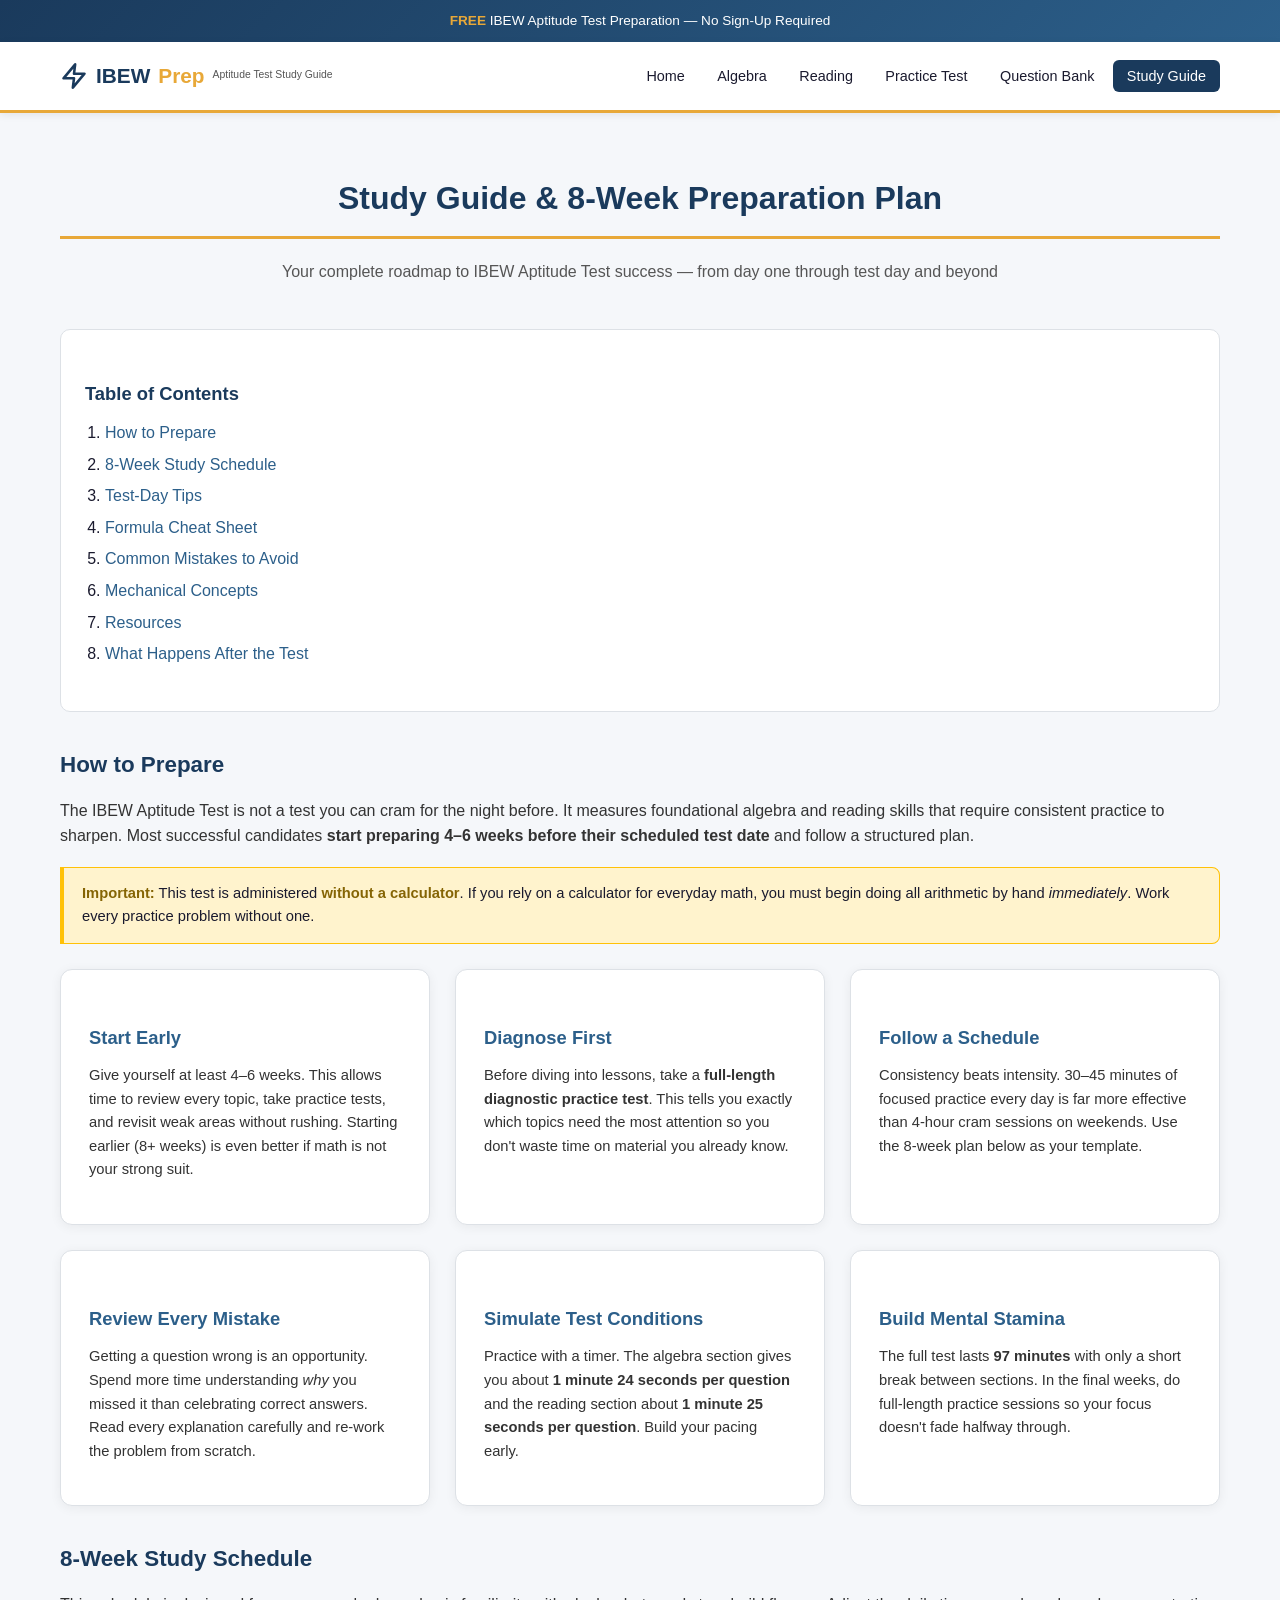
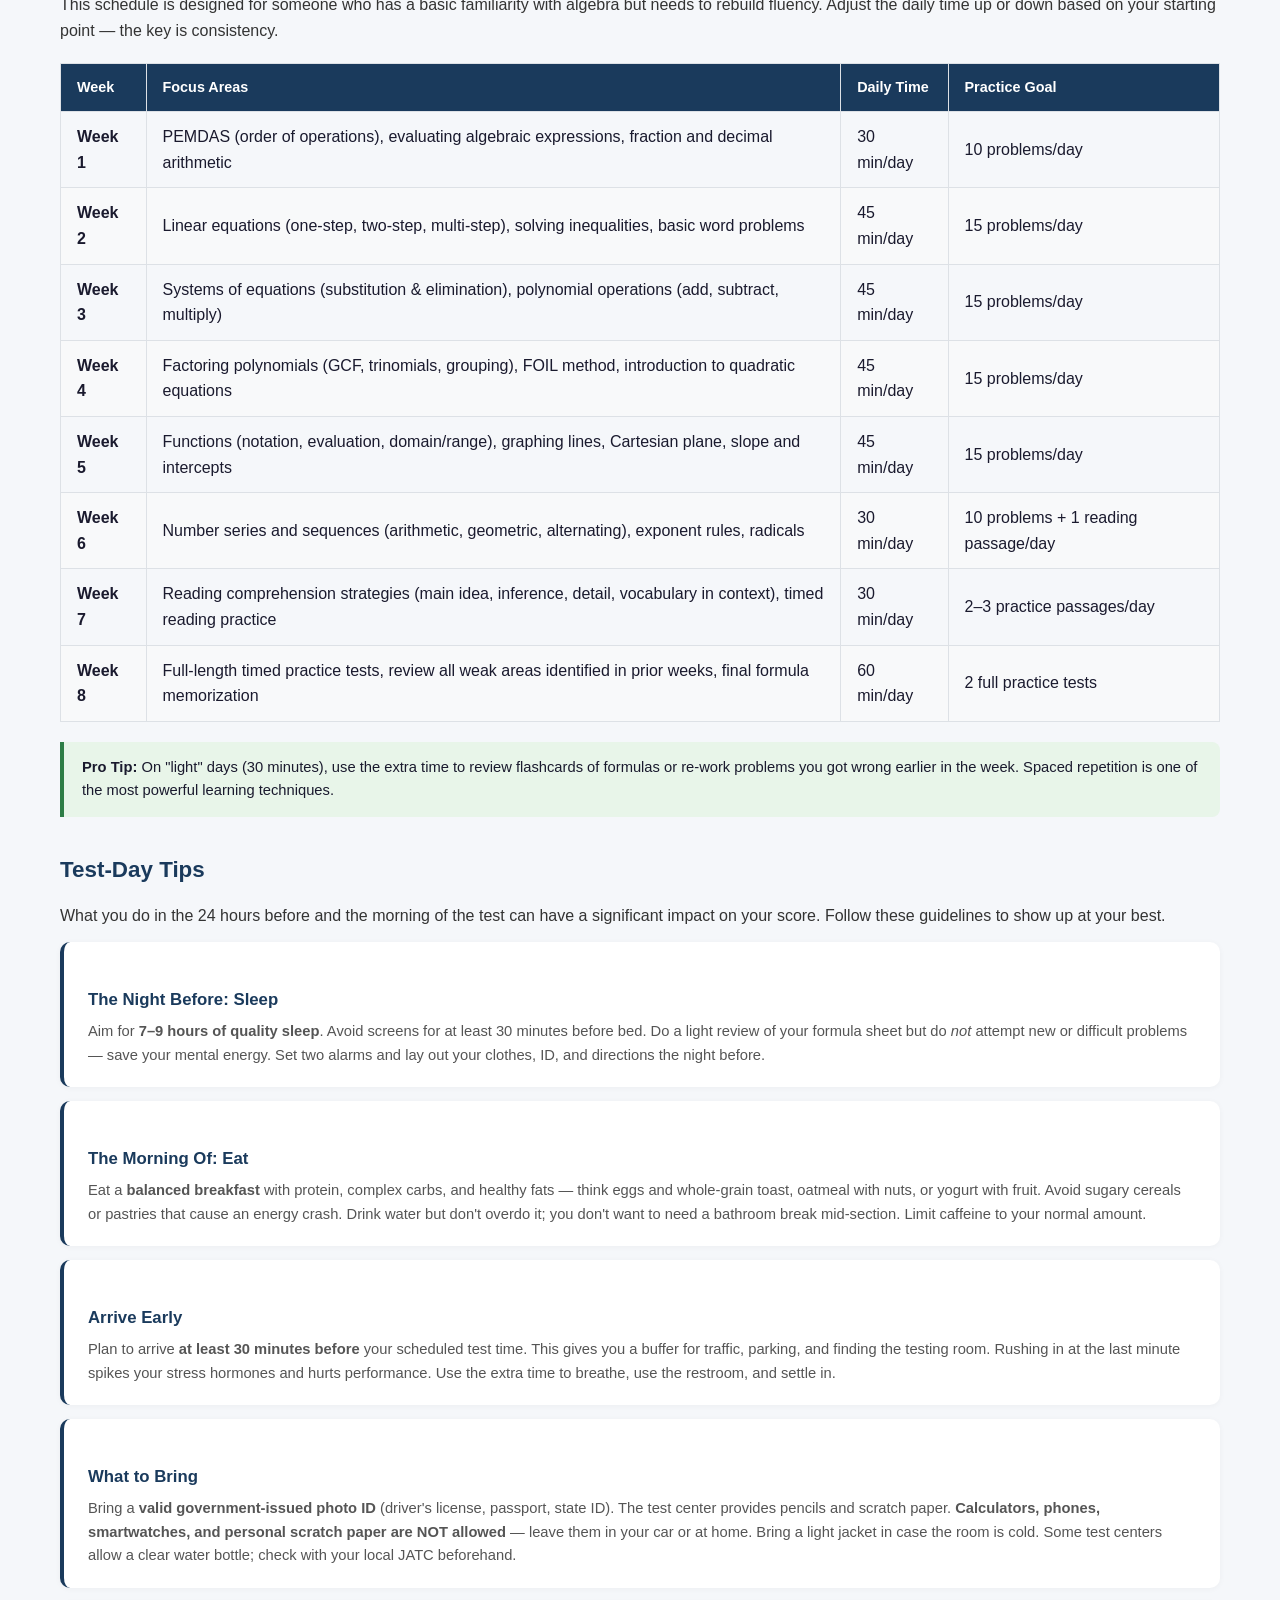
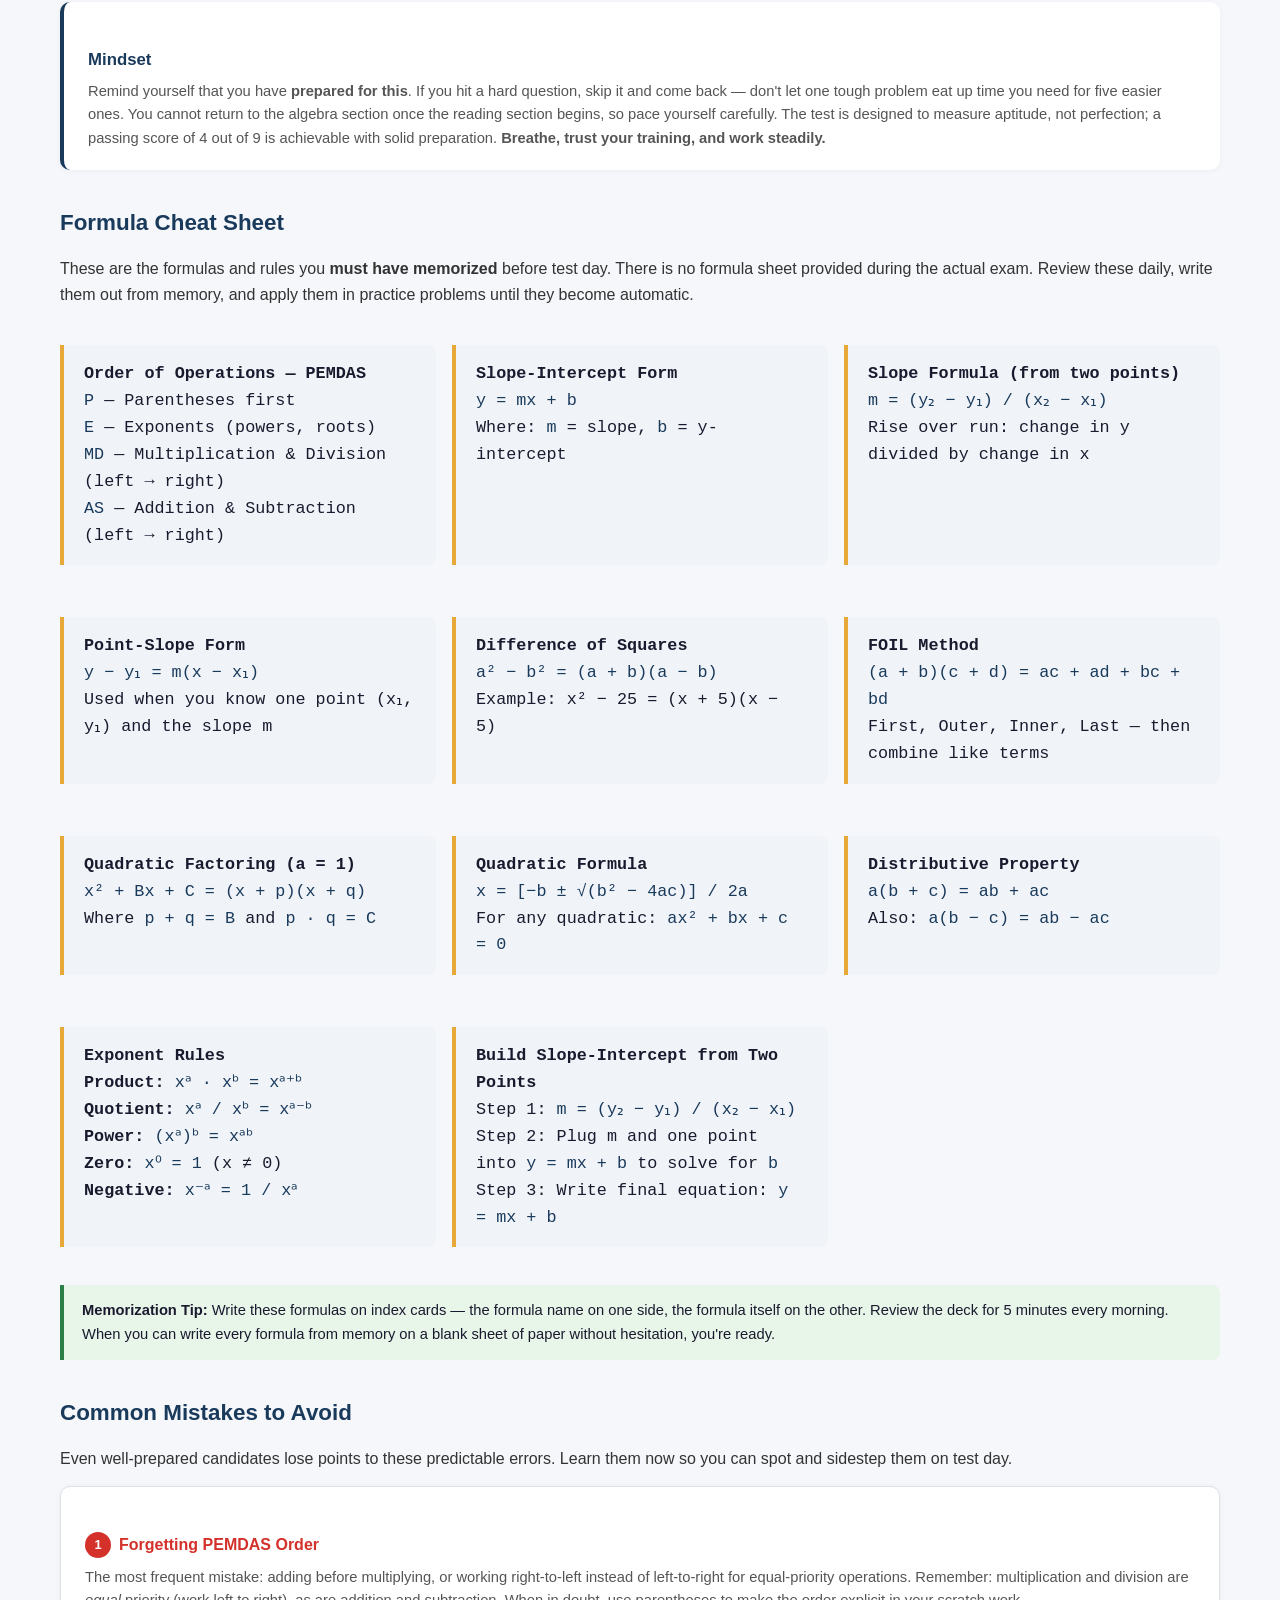
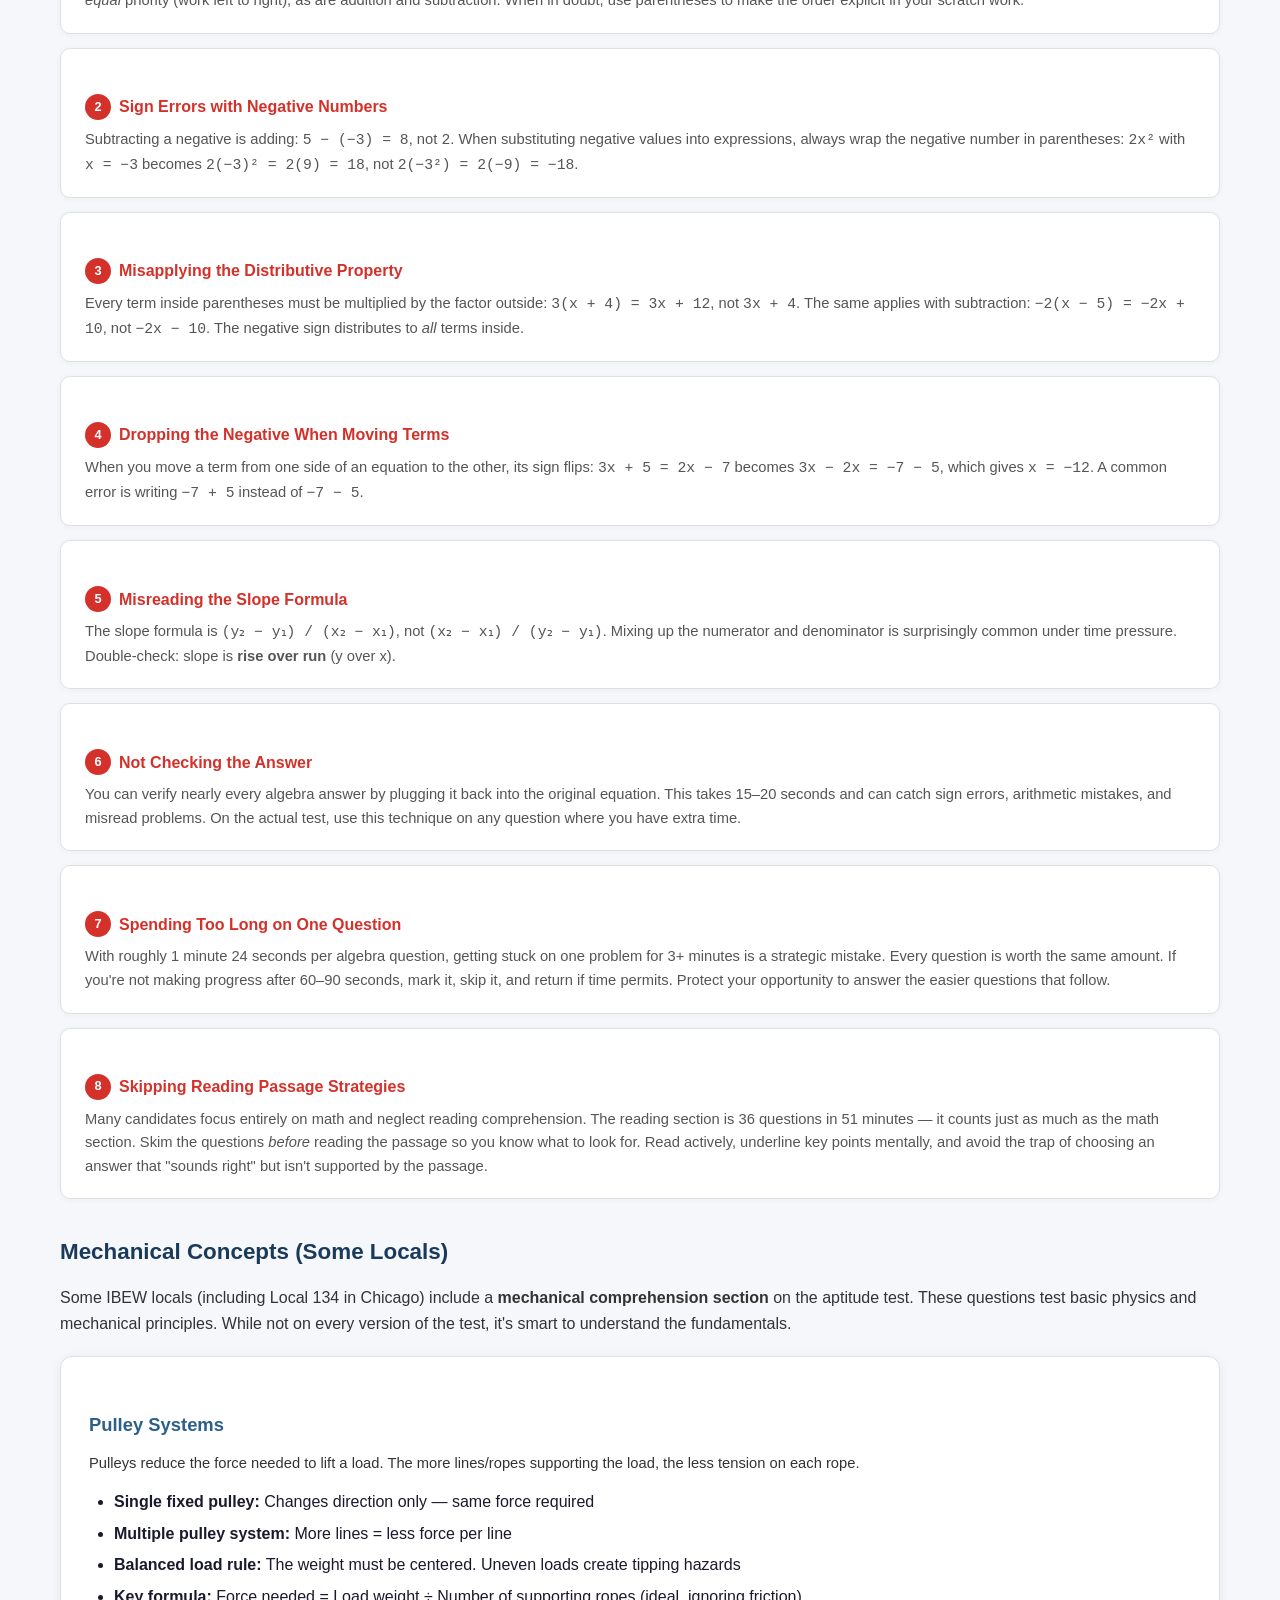
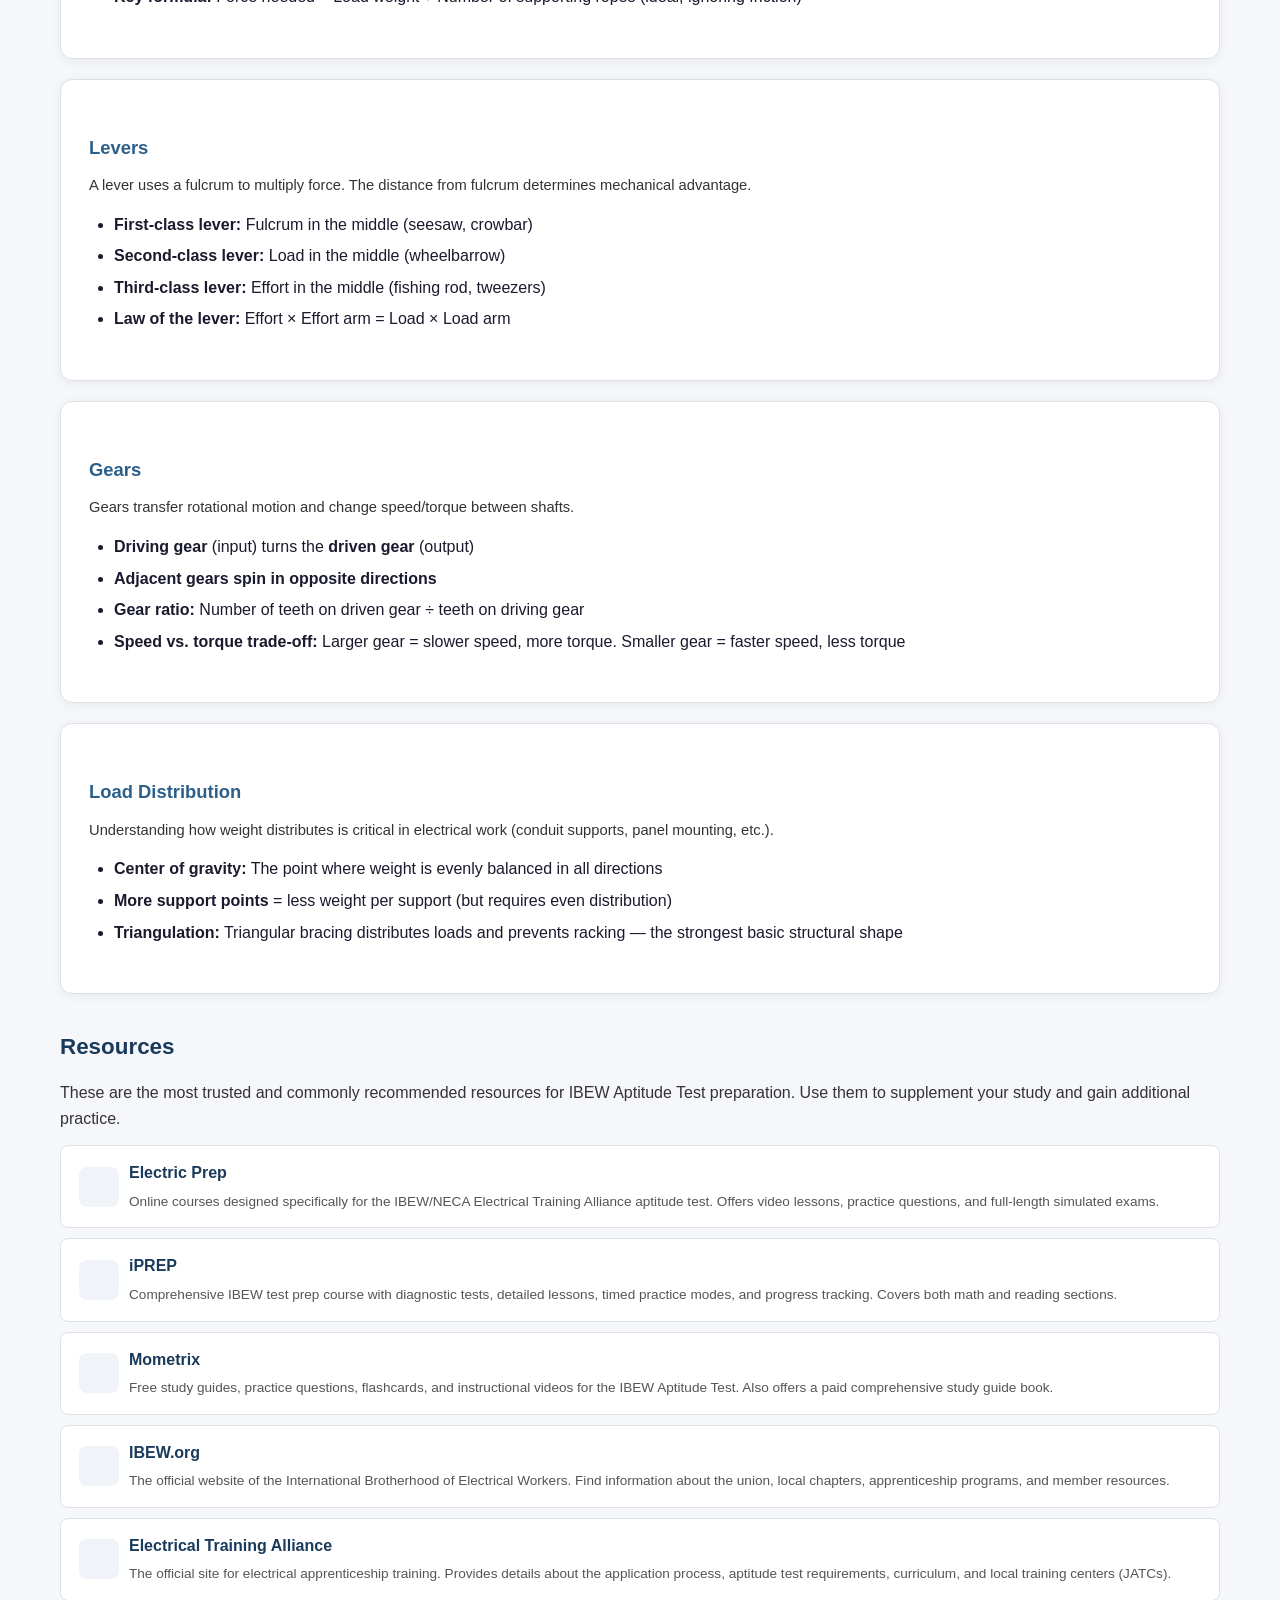
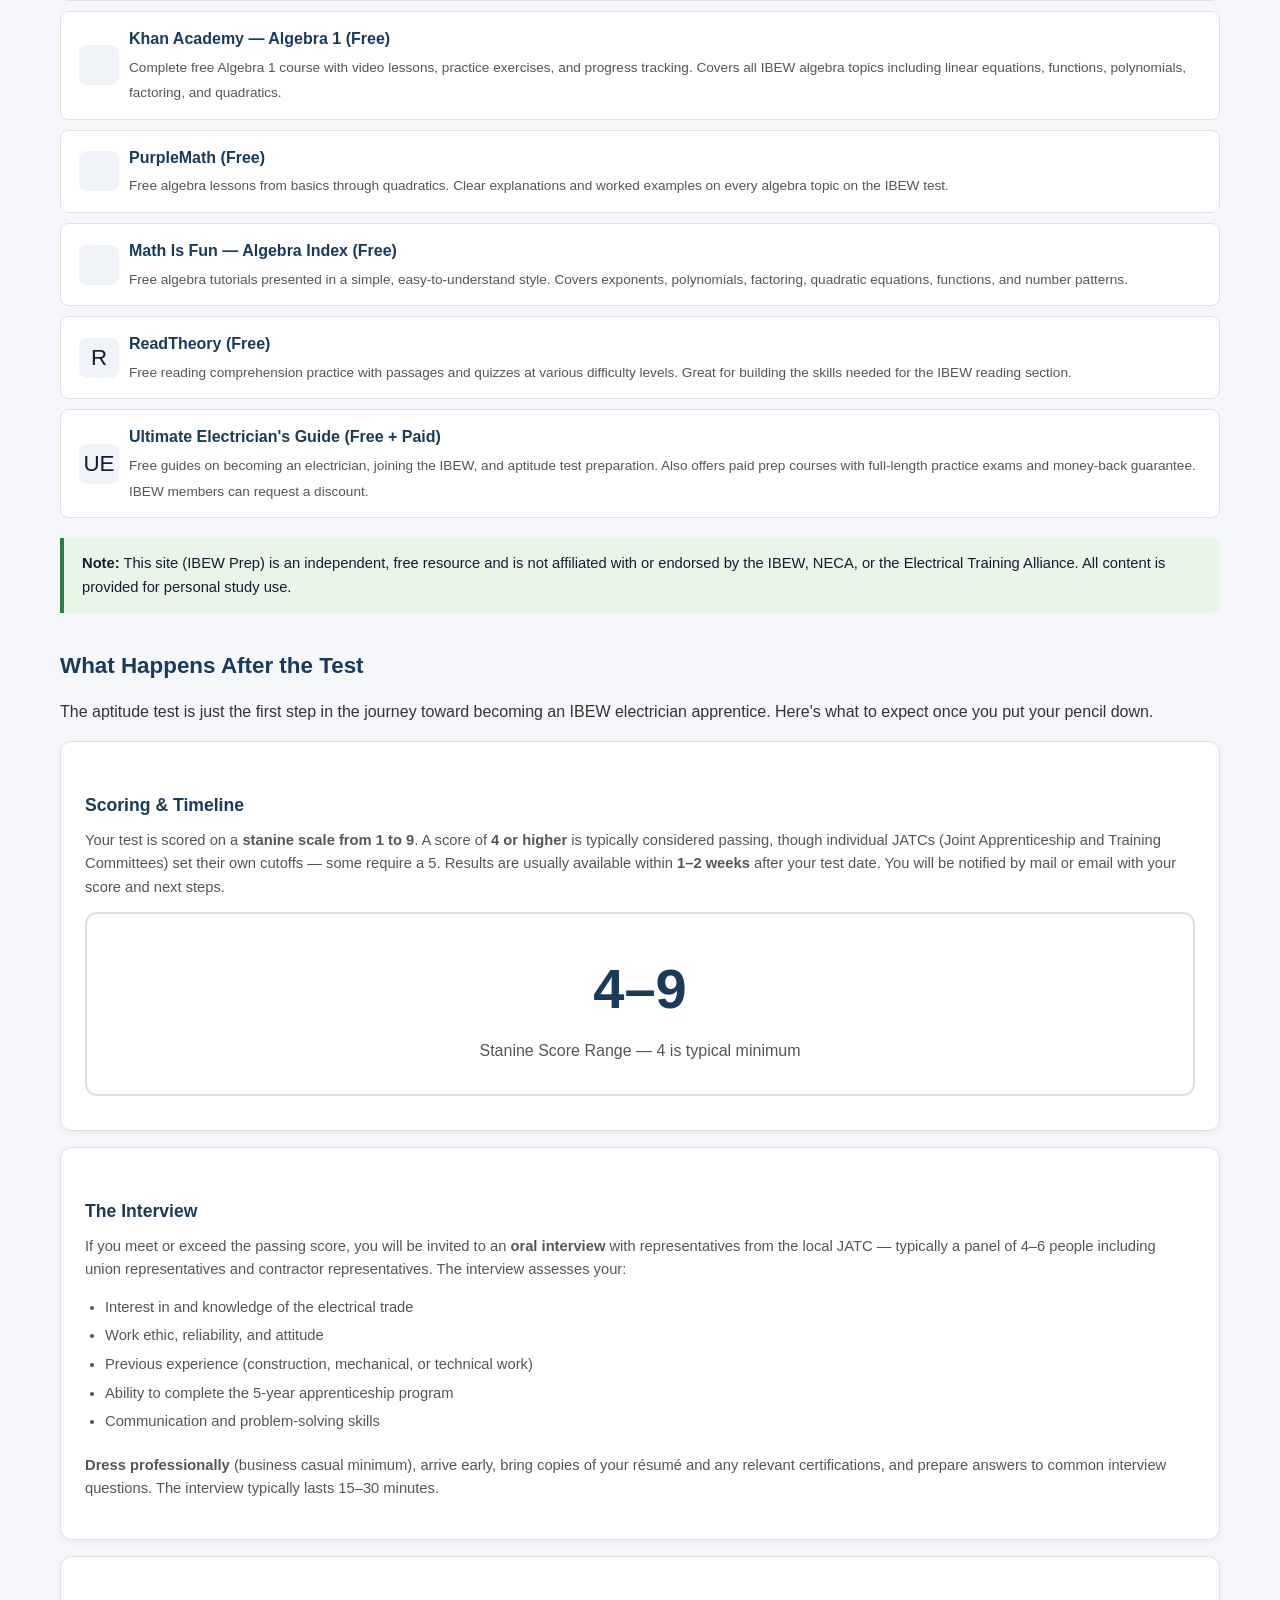
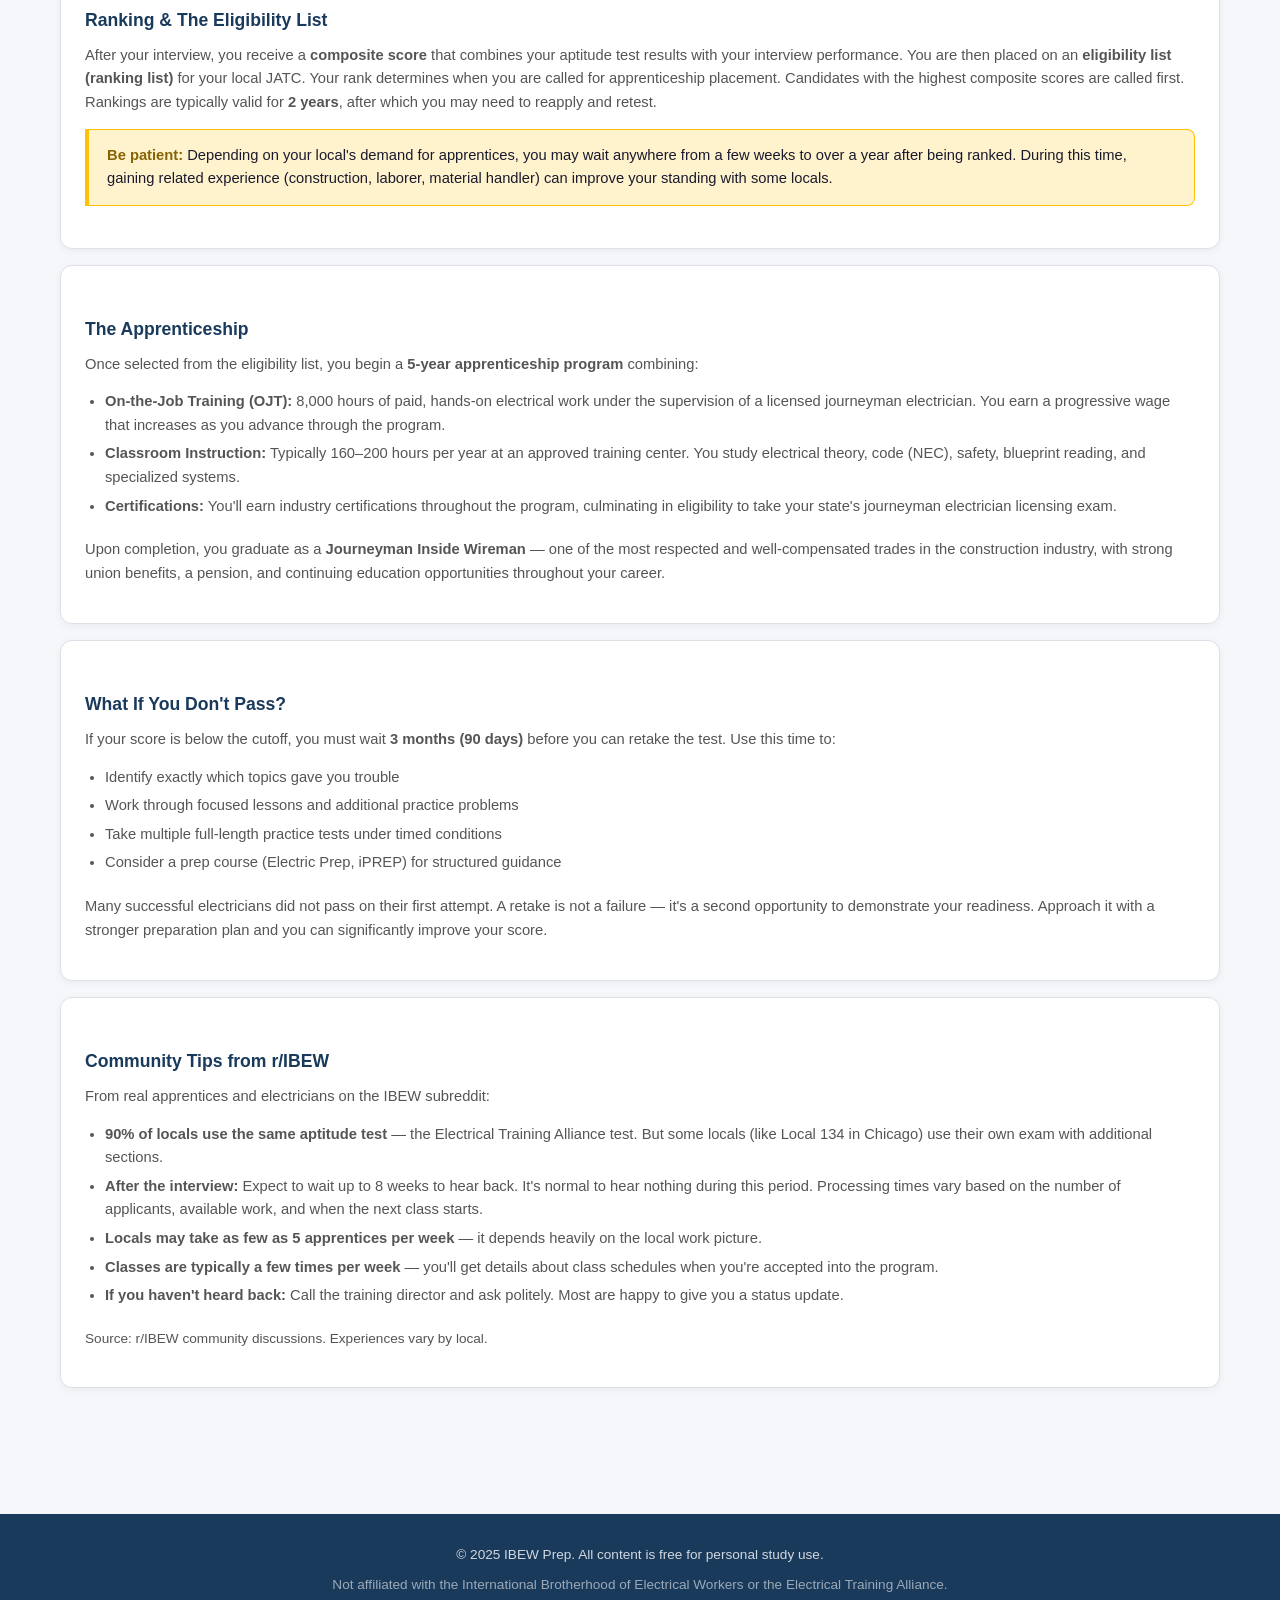
<file: pages/study-guide.html>
<!DOCTYPE html>
<html lang="en">
<head>
  <meta charset="UTF-8">
  <meta name="viewport" content="width=device-width, initial-scale=1.0">
  <title>Study Guide &amp; Plan — IBEW Aptitude Test Prep</title>
  <link rel="stylesheet" href="../css/style.css">
  <style>
    .tip-card {
      background: var(--card-bg);
      border-radius: 10px;
      padding: 20px 24px;
      margin: 14px 0;
      border-left: 4px solid var(--primary);
      box-shadow: 0 1px 6px rgba(0,0,0,0.04);
    }
    .tip-card h3 {
      color: var(--primary);
      margin-bottom: 6px;
      font-size: 1.05rem;
    }
    .tip-card p { color: var(--text-light); font-size: 0.92rem; margin: 0; }
    .resource-link {
      display: flex;
      align-items: center;
      gap: 10px;
      padding: 14px 18px;
      margin: 10px 0;
      background: var(--card-bg);
      border: 1px solid var(--border);
      border-radius: 8px;
      text-decoration: none;
      color: var(--text);
      transition: all 0.2s;
    }
    .resource-link:hover {
      border-color: var(--secondary);
      box-shadow: 0 2px 10px rgba(0,0,0,0.06);
      transform: translateX(4px);
    }
    .resource-link .r-icon {
      font-size: 1.4rem;
      width: 40px;
      height: 40px;
      display: flex;
      align-items: center;
      justify-content: center;
      background: #f0f4f8;
      border-radius: 8px;
      flex-shrink: 0;
    }
    .resource-link .r-info strong {
      display: block;
      color: var(--primary);
      margin-bottom: 2px;
    }
    .resource-link .r-info span {
      font-size: 0.85rem;
      color: var(--text-light);
    }
    .mistake-item {
      background: var(--card-bg);
      border-radius: 10px;
      padding: 20px 24px;
      margin: 14px 0;
      border: 1px solid var(--border);
      box-shadow: 0 1px 6px rgba(0,0,0,0.04);
    }
    .mistake-item h3 {
      color: var(--accent);
      margin-bottom: 8px;
      font-size: 1rem;
      display: flex;
      align-items: center;
      gap: 8px;
    }
    .mistake-item h3 .num {
      background: var(--accent);
      color: white;
      width: 26px;
      height: 26px;
      border-radius: 50%;
      display: flex;
      align-items: center;
      justify-content: center;
      font-size: 0.8rem;
      font-weight: 700;
      flex-shrink: 0;
    }
    .mistake-item p { color: var(--text-light); font-size: 0.92rem; margin: 0; }
    .phase-card {
      background: var(--card-bg);
      border-radius: 12px;
      padding: 24px;
      margin: 16px 0;
      border: 1px solid var(--border);
      box-shadow: 0 2px 8px rgba(0,0,0,0.05);
    }
    .phase-card h3 {
      color: var(--primary);
      margin-bottom: 10px;
      font-size: 1.1rem;
      display: flex;
      align-items: center;
      gap: 8px;
    }
    .phase-card ul { margin-left: 20px; color: var(--text-light); font-size: 0.92rem; }
    .phase-card ul li { margin-bottom: 5px; }
    .formula-grid {
      display: grid;
      grid-template-columns: repeat(auto-fit, minmax(340px, 1fr));
      gap: 16px;
      margin: 20px 0;
    }
  </style>
</head>
<body>

<!-- === TOP BANNER === -->
<div class="top-banner">
  <strong>FREE</strong> IBEW Aptitude Test Preparation — No Sign-Up Required
</div>

<!-- === HEADER === -->
<header>
  <div class="header-inner">
    <a href="../index.html" class="logo">
      <svg width="28" height="28" viewBox="0 0 24 24" fill="none" stroke="currentColor" stroke-width="2.2" stroke-linecap="round" stroke-linejoin="round">
        <path d="M13 2L3 14h9l-1 8 10-12h-9l1-8z"/>
      </svg>
      IBEW <span>Prep</span>
      <span class="sub">Aptitude Test Study Guide</span>
    </a>
    <nav>
      <a href="../index.html">Home</a>
      <a href="algebra.html">Algebra</a>
      <a href="reading.html">Reading</a>
      <a href="practice-test.html">Practice Test</a>
      <a href="question-bank.html">Question Bank</a>
      <a href="study-guide.html" class="active">Study Guide</a>
    </nav>
  </div>
</header>

<!-- === MAIN CONTENT === -->
<main class="lesson-page">
<div class="container">

  <!-- === PAGE HEADER === -->
  <div class="page-header">
    <h1>Study Guide &amp; 8-Week Preparation Plan</h1>
    <p>Your complete roadmap to IBEW Aptitude Test success — from day one through test day and beyond</p>
  </div>

  <!-- === TABLE OF CONTENTS === -->
  <div class="toc">
    <h3>Table of Contents</h3>
    <ol>
      <li><a href="#how-to-prepare">How to Prepare</a></li>
      <li><a href="#schedule">8-Week Study Schedule</a></li>
      <li><a href="#test-day">Test-Day Tips</a></li>
      <li><a href="#formula-sheet">Formula Cheat Sheet</a></li>
      <li><a href="#mistakes">Common Mistakes to Avoid</a></li>
      <li><a href="#mechanical">Mechanical Concepts</a></li>
      <li><a href="#resources">Resources</a></li>
      <li><a href="#after-test">What Happens After the Test</a></li>
    </ol>
  </div>

  <!-- ============================================================ -->
  <!-- SECTION 1: HOW TO PREPARE                                     -->
  <!-- ============================================================ -->
  <section id="how-to-prepare">
    <h2>How to Prepare</h2>
    <p>The IBEW Aptitude Test is not a test you can cram for the night before. It measures foundational algebra and reading skills that require consistent practice to sharpen. Most successful candidates <strong>start preparing 4–6 weeks before their scheduled test date</strong> and follow a structured plan.</p>

    <div class="warning-box">
      <strong>Important:</strong> This test is administered <strong>without a calculator</strong>. If you rely on a calculator for everyday math, you must begin doing all arithmetic by hand <em>immediately</em>. Work every practice problem without one.
    </div>

    <div class="card-grid" style="margin-top: 25px;">
      <div class="card">
        <div class="card-icon"></div>
        <h3>Start Early</h3>
        <p>Give yourself at least 4–6 weeks. This allows time to review every topic, take practice tests, and revisit weak areas without rushing. Starting earlier (8+ weeks) is even better if math is not your strong suit.</p>
      </div>
      <div class="card">
        <div class="card-icon"></div>
        <h3>Diagnose First</h3>
        <p>Before diving into lessons, take a <strong>full-length diagnostic practice test</strong>. This tells you exactly which topics need the most attention so you don't waste time on material you already know.</p>
      </div>
      <div class="card">
        <div class="card-icon"></div>
        <h3>Follow a Schedule</h3>
        <p>Consistency beats intensity. 30–45 minutes of focused practice every day is far more effective than 4-hour cram sessions on weekends. Use the 8-week plan below as your template.</p>
      </div>
      <div class="card">
        <div class="card-icon"></div>
        <h3>Review Every Mistake</h3>
        <p>Getting a question wrong is an opportunity. Spend more time understanding <em>why</em> you missed it than celebrating correct answers. Read every explanation carefully and re-work the problem from scratch.</p>
      </div>
      <div class="card">
        <div class="card-icon"></div>
        <h3>Simulate Test Conditions</h3>
        <p>Practice with a timer. The algebra section gives you about <strong>1 minute 24 seconds per question</strong> and the reading section about <strong>1 minute 25 seconds per question</strong>. Build your pacing early.</p>
      </div>
      <div class="card">
        <div class="card-icon"></div>
        <h3>Build Mental Stamina</h3>
        <p>The full test lasts <strong>97 minutes</strong> with only a short break between sections. In the final weeks, do full-length practice sessions so your focus doesn't fade halfway through.</p>
      </div>
    </div>
  </section>

  <!-- ============================================================ -->
  <!-- SECTION 2: 8-WEEK STUDY SCHEDULE                              -->
  <!-- ============================================================ -->
  <section id="schedule">
    <h2>8-Week Study Schedule</h2>
    <p>This schedule is designed for someone who has a basic familiarity with algebra but needs to rebuild fluency. Adjust the daily time up or down based on your starting point — the key is consistency.</p>

    <table class="schedule-table">
      <thead>
        <tr>
          <th>Week</th>
          <th>Focus Areas</th>
          <th>Daily Time</th>
          <th>Practice Goal</th>
        </tr>
      </thead>
      <tbody>
        <tr>
          <td><strong>Week 1</strong></td>
          <td>PEMDAS (order of operations), evaluating algebraic expressions, fraction and decimal arithmetic</td>
          <td>30 min/day</td>
          <td>10 problems/day</td>
        </tr>
        <tr>
          <td><strong>Week 2</strong></td>
          <td>Linear equations (one-step, two-step, multi-step), solving inequalities, basic word problems</td>
          <td>45 min/day</td>
          <td>15 problems/day</td>
        </tr>
        <tr>
          <td><strong>Week 3</strong></td>
          <td>Systems of equations (substitution &amp; elimination), polynomial operations (add, subtract, multiply)</td>
          <td>45 min/day</td>
          <td>15 problems/day</td>
        </tr>
        <tr>
          <td><strong>Week 4</strong></td>
          <td>Factoring polynomials (GCF, trinomials, grouping), FOIL method, introduction to quadratic equations</td>
          <td>45 min/day</td>
          <td>15 problems/day</td>
        </tr>
        <tr>
          <td><strong>Week 5</strong></td>
          <td>Functions (notation, evaluation, domain/range), graphing lines, Cartesian plane, slope and intercepts</td>
          <td>45 min/day</td>
          <td>15 problems/day</td>
        </tr>
        <tr>
          <td><strong>Week 6</strong></td>
          <td>Number series and sequences (arithmetic, geometric, alternating), exponent rules, radicals</td>
          <td>30 min/day</td>
          <td>10 problems + 1 reading passage/day</td>
        </tr>
        <tr>
          <td><strong>Week 7</strong></td>
          <td>Reading comprehension strategies (main idea, inference, detail, vocabulary in context), timed reading practice</td>
          <td>30 min/day</td>
          <td>2–3 practice passages/day</td>
        </tr>
        <tr>
          <td><strong>Week 8</strong></td>
          <td>Full-length timed practice tests, review all weak areas identified in prior weeks, final formula memorization</td>
          <td>60 min/day</td>
          <td>2 full practice tests</td>
        </tr>
      </tbody>
    </table>

    <div class="key-point" style="background: #e8f5e9; border-left: 4px solid var(--success); padding: 14px 18px; border-radius: 0 8px 8px 0; margin: 16px 0; font-size: 0.92rem;">
      <strong>Pro Tip:</strong> On "light" days (30 minutes), use the extra time to review flashcards of formulas or re-work problems you got wrong earlier in the week. Spaced repetition is one of the most powerful learning techniques.
    </div>
  </section>

  <!-- ============================================================ -->
  <!-- SECTION 3: TEST-DAY TIPS                                      -->
  <!-- ============================================================ -->
  <section id="test-day">
    <h2>Test-Day Tips</h2>
    <p>What you do in the 24 hours before and the morning of the test can have a significant impact on your score. Follow these guidelines to show up at your best.</p>

    <div class="tip-card">
      <h3>The Night Before: Sleep</h3>
      <p>Aim for <strong>7–9 hours of quality sleep</strong>. Avoid screens for at least 30 minutes before bed. Do a light review of your formula sheet but do <em>not</em> attempt new or difficult problems — save your mental energy. Set two alarms and lay out your clothes, ID, and directions the night before.</p>
    </div>

    <div class="tip-card">
      <h3>The Morning Of: Eat</h3>
      <p>Eat a <strong>balanced breakfast</strong> with protein, complex carbs, and healthy fats — think eggs and whole-grain toast, oatmeal with nuts, or yogurt with fruit. Avoid sugary cereals or pastries that cause an energy crash. Drink water but don't overdo it; you don't want to need a bathroom break mid-section. Limit caffeine to your normal amount.</p>
    </div>

    <div class="tip-card">
      <h3>Arrive Early</h3>
      <p>Plan to arrive <strong>at least 30 minutes before</strong> your scheduled test time. This gives you a buffer for traffic, parking, and finding the testing room. Rushing in at the last minute spikes your stress hormones and hurts performance. Use the extra time to breathe, use the restroom, and settle in.</p>
    </div>

    <div class="tip-card">
      <h3>What to Bring</h3>
      <p>Bring a <strong>valid government-issued photo ID</strong> (driver's license, passport, state ID). The test center provides pencils and scratch paper. <strong>Calculators, phones, smartwatches, and personal scratch paper are NOT allowed</strong> — leave them in your car or at home. Bring a light jacket in case the room is cold. Some test centers allow a clear water bottle; check with your local JATC beforehand.</p>
    </div>

    <div class="tip-card">
      <h3>Mindset</h3>
      <p>Remind yourself that you have <strong>prepared for this</strong>. If you hit a hard question, skip it and come back — don't let one tough problem eat up time you need for five easier ones. You cannot return to the algebra section once the reading section begins, so pace yourself carefully. The test is designed to measure aptitude, not perfection; a passing score of 4 out of 9 is achievable with solid preparation. <strong>Breathe, trust your training, and work steadily.</strong></p>
    </div>
  </section>

  <!-- ============================================================ -->
  <!-- SECTION 4: FORMULA CHEAT SHEET                                -->
  <!-- ============================================================ -->
  <section id="formula-sheet">
    <h2>Formula Cheat Sheet</h2>
    <p>These are the formulas and rules you <strong>must have memorized</strong> before test day. There is no formula sheet provided during the actual exam. Review these daily, write them out from memory, and apply them in practice problems until they become automatic.</p>

    <div class="formula-grid">

      <!-- PEMDAS -->
      <div class="formula-box">
        <strong>Order of Operations — PEMDAS</strong><br>
        <code>P</code> — Parentheses first<br>
        <code>E</code> — Exponents (powers, roots)<br>
        <code>MD</code> — Multiplication &amp; Division (left → right)<br>
        <code>AS</code> — Addition &amp; Subtraction (left → right)
      </div>

      <!-- Slope-Intercept Form -->
      <div class="formula-box">
        <strong>Slope-Intercept Form</strong><br>
        <code>y = mx + b</code><br>
        Where: <code>m</code> = slope, <code>b</code> = y-intercept
      </div>

      <!-- Slope Formula -->
      <div class="formula-box">
        <strong>Slope Formula (from two points)</strong><br>
        <code>m = (y₂ − y₁) / (x₂ − x₁)</code><br>
        Rise over run: change in y divided by change in x
      </div>

      <!-- Point-Slope Form -->
      <div class="formula-box">
        <strong>Point-Slope Form</strong><br>
        <code>y − y₁ = m(x − x₁)</code><br>
        Used when you know one point (x₁, y₁) and the slope m
      </div>

      <!-- Difference of Squares -->
      <div class="formula-box">
        <strong>Difference of Squares</strong><br>
        <code>a² − b² = (a + b)(a − b)</code><br>
        Example: x² − 25 = (x + 5)(x − 5)
      </div>

      <!-- FOIL -->
      <div class="formula-box">
        <strong>FOIL Method</strong><br>
        <code>(a + b)(c + d) = ac + ad + bc + bd</code><br>
        First, Outer, Inner, Last — then combine like terms
      </div>

      <!-- Quadratic Factoring -->
      <div class="formula-box">
        <strong>Quadratic Factoring (a = 1)</strong><br>
        <code>x² + Bx + C = (x + p)(x + q)</code><br>
        Where <code>p + q = B</code> and <code>p · q = C</code>
      </div>

      <!-- Quadratic Formula -->
      <div class="formula-box">
        <strong>Quadratic Formula</strong><br>
        <code>x = [−b ± √(b² − 4ac)] / 2a</code><br>
        For any quadratic: <code>ax² + bx + c = 0</code>
      </div>

      <!-- Distributive Property -->
      <div class="formula-box">
        <strong>Distributive Property</strong><br>
        <code>a(b + c) = ab + ac</code><br>
        Also: <code>a(b − c) = ab − ac</code>
      </div>

      <!-- Exponent Rules -->
      <div class="formula-box">
        <strong>Exponent Rules</strong><br>
        <strong>Product:</strong> <code>xᵃ · xᵇ = xᵃ⁺ᵇ</code><br>
        <strong>Quotient:</strong> <code>xᵃ / xᵇ = xᵃ⁻ᵇ</code><br>
        <strong>Power:</strong> <code>(xᵃ)ᵇ = xᵃᵇ</code><br>
        <strong>Zero:</strong> <code>x⁰ = 1</code> (x ≠ 0)<br>
        <strong>Negative:</strong> <code>x⁻ᵃ = 1 / xᵃ</code>
      </div>

      <!-- Slope-Intercept from Two Points -->
      <div class="formula-box">
        <strong>Build Slope-Intercept from Two Points</strong><br>
        Step 1: <code>m = (y₂ − y₁) / (x₂ − x₁)</code><br>
        Step 2: Plug m and one point into <code>y = mx + b</code> to solve for <code>b</code><br>
        Step 3: Write final equation: <code>y = mx + b</code>
      </div>

    </div>

    <div class="key-point" style="background: #e8f5e9; border-left: 4px solid var(--success); padding: 14px 18px; border-radius: 0 8px 8px 0; margin: 20px 0; font-size: 0.92rem;">
      <strong>Memorization Tip:</strong> Write these formulas on index cards — the formula name on one side, the formula itself on the other. Review the deck for 5 minutes every morning. When you can write every formula from memory on a blank sheet of paper without hesitation, you're ready.
    </div>
  </section>

  <!-- ============================================================ -->
  <!-- SECTION 5: COMMON MISTAKES TO AVOID                           -->
  <!-- ============================================================ -->
  <section id="mistakes">
    <h2>Common Mistakes to Avoid</h2>
    <p>Even well-prepared candidates lose points to these predictable errors. Learn them now so you can spot and sidestep them on test day.</p>

    <div class="mistake-item">
      <h3><span class="num">1</span> Forgetting PEMDAS Order</h3>
      <p>The most frequent mistake: adding before multiplying, or working right-to-left instead of left-to-right for equal-priority operations. Remember: multiplication and division are <em>equal</em> priority (work left to right), as are addition and subtraction. When in doubt, use parentheses to make the order explicit in your scratch work.</p>
    </div>

    <div class="mistake-item">
      <h3><span class="num">2</span> Sign Errors with Negative Numbers</h3>
      <p>Subtracting a negative is adding: <code>5 − (−3) = 8</code>, not <code>2</code>. When substituting negative values into expressions, always wrap the negative number in parentheses: <code>2x²</code> with <code>x = −3</code> becomes <code>2(−3)² = 2(9) = 18</code>, not <code>2(−3²) = 2(−9) = −18</code>.</p>
    </div>

    <div class="mistake-item">
      <h3><span class="num">3</span> Misapplying the Distributive Property</h3>
      <p>Every term inside parentheses must be multiplied by the factor outside: <code>3(x + 4) = 3x + 12</code>, not <code>3x + 4</code>. The same applies with subtraction: <code>−2(x − 5) = −2x + 10</code>, not <code>−2x − 10</code>. The negative sign distributes to <em>all</em> terms inside.</p>
    </div>

    <div class="mistake-item">
      <h3><span class="num">4</span> Dropping the Negative When Moving Terms</h3>
      <p>When you move a term from one side of an equation to the other, its sign flips: <code>3x + 5 = 2x − 7</code> becomes <code>3x − 2x = −7 − 5</code>, which gives <code>x = −12</code>. A common error is writing <code>−7 + 5</code> instead of <code>−7 − 5</code>.</p>
    </div>

    <div class="mistake-item">
      <h3><span class="num">5</span> Misreading the Slope Formula</h3>
      <p>The slope formula is <code>(y₂ − y₁) / (x₂ − x₁)</code>, not <code>(x₂ − x₁) / (y₂ − y₁)</code>. Mixing up the numerator and denominator is surprisingly common under time pressure. Double-check: slope is <strong>rise over run</strong> (y over x).</p>
    </div>

    <div class="mistake-item">
      <h3><span class="num">6</span> Not Checking the Answer</h3>
      <p>You can verify nearly every algebra answer by plugging it back into the original equation. This takes 15–20 seconds and can catch sign errors, arithmetic mistakes, and misread problems. On the actual test, use this technique on any question where you have extra time.</p>
    </div>

    <div class="mistake-item">
      <h3><span class="num">7</span> Spending Too Long on One Question</h3>
      <p>With roughly 1 minute 24 seconds per algebra question, getting stuck on one problem for 3+ minutes is a strategic mistake. Every question is worth the same amount. If you're not making progress after 60–90 seconds, mark it, skip it, and return if time permits. Protect your opportunity to answer the easier questions that follow.</p>
    </div>

    <div class="mistake-item">
      <h3><span class="num">8</span> Skipping Reading Passage Strategies</h3>
      <p>Many candidates focus entirely on math and neglect reading comprehension. The reading section is 36 questions in 51 minutes — it counts just as much as the math section. Skim the questions <em>before</em> reading the passage so you know what to look for. Read actively, underline key points mentally, and avoid the trap of choosing an answer that "sounds right" but isn't supported by the passage.</p>
    </div>
  </section>

  <!-- ============================================================ -->
  <!-- SECTION 6: MECHANICAL CONCEPTS                                 -->
  <!-- ============================================================ -->
  <section id="mechanical">
    <h2>Mechanical Concepts (Some Locals)</h2>
    <p>Some IBEW locals (including Local 134 in Chicago) include a <strong>mechanical comprehension section</strong> on the aptitude test. These questions test basic physics and mechanical principles. While not on every version of the test, it's smart to understand the fundamentals.</p>

    <div class="card" style="margin: 20px 0;">
      <h3>Pulley Systems</h3>
      <p>Pulleys reduce the force needed to lift a load. The more lines/ropes supporting the load, the less tension on each rope.</p>
      <ul>
        <li><strong>Single fixed pulley:</strong> Changes direction only — same force required</li>
        <li><strong>Multiple pulley system:</strong> More lines = less force per line</li>
        <li><strong>Balanced load rule:</strong> The weight must be centered. Uneven loads create tipping hazards</li>
        <li><strong>Key formula:</strong> Force needed = Load weight ÷ Number of supporting ropes (ideal, ignoring friction)</li>
      </ul>
    </div>

    <div class="card" style="margin: 20px 0;">
      <h3>Levers</h3>
      <p>A lever uses a fulcrum to multiply force. The distance from fulcrum determines mechanical advantage.</p>
      <ul>
        <li><strong>First-class lever:</strong> Fulcrum in the middle (seesaw, crowbar)</li>
        <li><strong>Second-class lever:</strong> Load in the middle (wheelbarrow)</li>
        <li><strong>Third-class lever:</strong> Effort in the middle (fishing rod, tweezers)</li>
        <li><strong>Law of the lever:</strong> Effort × Effort arm = Load × Load arm</li>
      </ul>
    </div>

    <div class="card" style="margin: 20px 0;">
      <h3>Gears</h3>
      <p>Gears transfer rotational motion and change speed/torque between shafts.</p>
      <ul>
        <li><strong>Driving gear</strong> (input) turns the <strong>driven gear</strong> (output)</li>
        <li><strong>Adjacent gears spin in opposite directions</strong></li>
        <li><strong>Gear ratio:</strong> Number of teeth on driven gear ÷ teeth on driving gear</li>
        <li><strong>Speed vs. torque trade-off:</strong> Larger gear = slower speed, more torque. Smaller gear = faster speed, less torque</li>
      </ul>
    </div>

    <div class="card" style="margin: 20px 0;">
      <h3>Load Distribution</h3>
      <p>Understanding how weight distributes is critical in electrical work (conduit supports, panel mounting, etc.).</p>
      <ul>
        <li><strong>Center of gravity:</strong> The point where weight is evenly balanced in all directions</li>
        <li><strong>More support points</strong> = less weight per support (but requires even distribution)</li>
        <li><strong>Triangulation:</strong> Triangular bracing distributes loads and prevents racking — the strongest basic structural shape</li>
      </ul>
    </div>
  </section>

  <!-- ============================================================ -->
  <!-- ============================================================ -->
  <section id="resources">
    <h2>Resources</h2>
    <p>These are the most trusted and commonly recommended resources for IBEW Aptitude Test preparation. Use them to supplement your study and gain additional practice.</p>

    <a href="https://electricprep.com/" target="_blank" rel="noopener" class="resource-link">
      <div class="r-icon"></div>
      <div class="r-info">
        <strong>Electric Prep</strong>
        <span>Online courses designed specifically for the IBEW/NECA Electrical Training Alliance aptitude test. Offers video lessons, practice questions, and full-length simulated exams.</span>
      </div>
    </a>

    <a href="https://www.iprep.online/courses/ibew-aptitude-test/" target="_blank" rel="noopener" class="resource-link">
      <div class="r-icon"></div>
      <div class="r-info">
        <strong>iPREP</strong>
        <span>Comprehensive IBEW test prep course with diagnostic tests, detailed lessons, timed practice modes, and progress tracking. Covers both math and reading sections.</span>
      </div>
    </a>

    <a href="https://www.mometrix.com/academy/ibew-aptitude-test/" target="_blank" rel="noopener" class="resource-link">
      <div class="r-icon"></div>
      <div class="r-info">
        <strong>Mometrix</strong>
        <span>Free study guides, practice questions, flashcards, and instructional videos for the IBEW Aptitude Test. Also offers a paid comprehensive study guide book.</span>
      </div>
    </a>

    <a href="https://www.ibew.org/" target="_blank" rel="noopener" class="resource-link">
      <div class="r-icon"></div>
      <div class="r-info">
        <strong>IBEW.org</strong>
        <span>The official website of the International Brotherhood of Electrical Workers. Find information about the union, local chapters, apprenticeship programs, and member resources.</span>
      </div>
    </a>

    <a href="https://electricaltrainingalliance.org/" target="_blank" rel="noopener" class="resource-link">
      <div class="r-icon"></div>
      <div class="r-info">
        <strong>Electrical Training Alliance</strong>
        <span>The official site for electrical apprenticeship training. Provides details about the application process, aptitude test requirements, curriculum, and local training centers (JATCs).</span>
      </div>
    </a>

    <a href="https://www.khanacademy.org/math/algebra" target="_blank" rel="noopener" class="resource-link">
      <div class="r-icon"></div>
      <div class="r-info">
        <strong>Khan Academy — Algebra 1 (Free)</strong>
        <span>Complete free Algebra 1 course with video lessons, practice exercises, and progress tracking. Covers all IBEW algebra topics including linear equations, functions, polynomials, factoring, and quadratics.</span>
      </div>
    </a>

    <a href="https://www.purplemath.com/" target="_blank" rel="noopener" class="resource-link">
      <div class="r-icon"></div>
      <div class="r-info">
        <strong>PurpleMath (Free)</strong>
        <span>Free algebra lessons from basics through quadratics. Clear explanations and worked examples on every algebra topic on the IBEW test.</span>
      </div>
    </a>

    <a href="https://www.mathsisfun.com/algebra/index.htm" target="_blank" rel="noopener" class="resource-link">
      <div class="r-icon"></div>
      <div class="r-info">
        <strong>Math Is Fun — Algebra Index (Free)</strong>
        <span>Free algebra tutorials presented in a simple, easy-to-understand style. Covers exponents, polynomials, factoring, quadratic equations, functions, and number patterns.</span>
      </div>
    </a>

    <a href="https://www.readtheory.org/" target="_blank" rel="noopener" class="resource-link">
      <div class="r-icon">R</div>
      <div class="r-info">
        <strong>ReadTheory (Free)</strong>
        <span>Free reading comprehension practice with passages and quizzes at various difficulty levels. Great for building the skills needed for the IBEW reading section.</span>
      </div>
    </a>

    <a href="https://www.ultimateelectriciansguide.com/" target="_blank" rel="noopener" class="resource-link">
      <div class="r-icon">UE</div>
      <div class="r-info">
        <strong>Ultimate Electrician's Guide (Free + Paid)</strong>
        <span>Free guides on becoming an electrician, joining the IBEW, and aptitude test preparation. Also offers paid prep courses with full-length practice exams and money-back guarantee. IBEW members can request a discount.</span>
      </div>
    </a>

    <div class="key-point" style="background: #e8f5e9; border-left: 4px solid var(--success); padding: 14px 18px; border-radius: 0 8px 8px 0; margin: 20px 0; font-size: 0.92rem;">
      <strong>Note:</strong> This site (IBEW Prep) is an independent, free resource and is not affiliated with or endorsed by the IBEW, NECA, or the Electrical Training Alliance. All content is provided for personal study use.
    </div>
  </section>

  <!-- ============================================================ -->
  <!-- SECTION 7: WHAT HAPPENS AFTER THE TEST                        -->
  <!-- ============================================================ -->
  <section id="after-test">
    <h2>What Happens After the Test</h2>
    <p>The aptitude test is just the first step in the journey toward becoming an IBEW electrician apprentice. Here's what to expect once you put your pencil down.</p>

    <div class="phase-card">
      <h3>Scoring &amp; Timeline</h3>
      <p style="color: var(--text-light); font-size: 0.92rem; margin-bottom: 12px;">Your test is scored on a <strong>stanine scale from 1 to 9</strong>. A score of <strong>4 or higher</strong> is typically considered passing, though individual JATCs (Joint Apprenticeship and Training Committees) set their own cutoffs — some require a 5. Results are usually available within <strong>1–2 weeks</strong> after your test date. You will be notified by mail or email with your score and next steps.</p>
      <div class="score-display" style="margin: 10px 0;">
        <div class="score-num">4–9</div>
        <div class="score-label">Stanine Score Range — 4 is typical minimum</div>
      </div>
    </div>

    <div class="phase-card">
      <h3>The Interview</h3>
      <p style="color: var(--text-light); font-size: 0.92rem;">If you meet or exceed the passing score, you will be invited to an <strong>oral interview</strong> with representatives from the local JATC — typically a panel of 4–6 people including union representatives and contractor representatives. The interview assesses your:</p>
      <ul>
        <li>Interest in and knowledge of the electrical trade</li>
        <li>Work ethic, reliability, and attitude</li>
        <li>Previous experience (construction, mechanical, or technical work)</li>
        <li>Ability to complete the 5-year apprenticeship program</li>
        <li>Communication and problem-solving skills</li>
      </ul>
      <p style="color: var(--text-light); font-size: 0.92rem; margin-top: 10px;"><strong>Dress professionally</strong> (business casual minimum), arrive early, bring copies of your résumé and any relevant certifications, and prepare answers to common interview questions. The interview typically lasts 15–30 minutes.</p>
    </div>

    <div class="phase-card">
      <h3>Ranking &amp; The Eligibility List</h3>
      <p style="color: var(--text-light); font-size: 0.92rem;">After your interview, you receive a <strong>composite score</strong> that combines your aptitude test results with your interview performance. You are then placed on an <strong>eligibility list (ranking list)</strong> for your local JATC. Your rank determines when you are called for apprenticeship placement. Candidates with the highest composite scores are called first. Rankings are typically valid for <strong>2 years</strong>, after which you may need to reapply and retest.</p>
      <div class="warning-box" style="margin-top: 12px;">
        <strong>Be patient:</strong> Depending on your local's demand for apprentices, you may wait anywhere from a few weeks to over a year after being ranked. During this time, gaining related experience (construction, laborer, material handler) can improve your standing with some locals.
      </div>
    </div>

    <div class="phase-card">
      <h3>The Apprenticeship</h3>
      <p style="color: var(--text-light); font-size: 0.92rem;">Once selected from the eligibility list, you begin a <strong>5-year apprenticeship program</strong> combining:</p>
      <ul>
        <li><strong>On-the-Job Training (OJT):</strong> 8,000 hours of paid, hands-on electrical work under the supervision of a licensed journeyman electrician. You earn a progressive wage that increases as you advance through the program.</li>
        <li><strong>Classroom Instruction:</strong> Typically 160–200 hours per year at an approved training center. You study electrical theory, code (NEC), safety, blueprint reading, and specialized systems.</li>
        <li><strong>Certifications:</strong> You'll earn industry certifications throughout the program, culminating in eligibility to take your state's journeyman electrician licensing exam.</li>
      </ul>
      <p style="color: var(--text-light); font-size: 0.92rem; margin-top: 10px;">Upon completion, you graduate as a <strong>Journeyman Inside Wireman</strong> — one of the most respected and well-compensated trades in the construction industry, with strong union benefits, a pension, and continuing education opportunities throughout your career.</p>
    </div>

    <div class="phase-card">
      <h3>What If You Don't Pass?</h3>
      <p style="color: var(--text-light); font-size: 0.92rem;">If your score is below the cutoff, you must wait <strong>3 months (90 days)</strong> before you can retake the test. Use this time to:</p>
      <ul>
        <li>Identify exactly which topics gave you trouble</li>
        <li>Work through focused lessons and additional practice problems</li>
        <li>Take multiple full-length practice tests under timed conditions</li>
        <li>Consider a prep course (Electric Prep, iPREP) for structured guidance</li>
      </ul>
      <p style="color: var(--text-light); font-size: 0.92rem; margin-top: 10px;">Many successful electricians did not pass on their first attempt. A retake is not a failure — it's a second opportunity to demonstrate your readiness. Approach it with a stronger preparation plan and you can significantly improve your score.</p>
    </div>

    <div class="phase-card">
      <h3>Community Tips from r/IBEW</h3>
      <p style="color: var(--text-light); font-size: 0.92rem;">From real apprentices and electricians on the IBEW subreddit:</p>
      <ul>
        <li><strong>90% of locals use the same aptitude test</strong> — the Electrical Training Alliance test. But some locals (like Local 134 in Chicago) use their own exam with additional sections.</li>
        <li><strong>After the interview:</strong> Expect to wait up to 8 weeks to hear back. It's normal to hear nothing during this period. Processing times vary based on the number of applicants, available work, and when the next class starts.</li>
        <li><strong>Locals may take as few as 5 apprentices per week</strong> — it depends heavily on the local work picture.</li>
        <li><strong>Classes are typically a few times per week</strong> — you'll get details about class schedules when you're accepted into the program.</li>
        <li><strong>If you haven't heard back:</strong> Call the training director and ask politely. Most are happy to give you a status update.</li>
      </ul>
      <p style="color: var(--text-light); font-size: 0.85rem; margin-top: 8px;">Source: r/IBEW community discussions. Experiences vary by local.</p>
    </div>
  </section>

</div>
</main>

<!-- === FOOTER === -->
<footer>
  <p>&copy; 2025 IBEW Prep. All content is free for personal study use.</p>
  <p style="margin-top:8px; opacity:0.7;">Not affiliated with the International Brotherhood of Electrical Workers or the Electrical Training Alliance.</p>
</footer>

</body>
</html>
</file>
<file: css/style.css>
/* ============================================ */
/* IBEW Aptitude Test Prep - Main Stylesheet    */
/* ============================================ */

:root {
  --primary: #1a3a5c;
  --primary-light: #2c5f8a;
  --secondary: #e8a838;
  --accent: #d4312a;
  --bg: #f5f7fa;
  --card-bg: #ffffff;
  --text: #1a1a2e;
  --text-light: #555;
  --border: #dde1e6;
  --success: #2d7d46;
  --danger: #c0392b;
  --info: #2980b9;
  --font: 'Segoe UI', 'Helvetica Neue', Arial, sans-serif;
}

* { margin: 0; padding: 0; box-sizing: border-box; }

body {
  font-family: var(--font);
  background: var(--bg);
  color: var(--text);
  line-height: 1.6;
}

/* ===== TOP BANNER ===== */
.top-banner {
  background: linear-gradient(135deg, var(--primary) 0%, var(--primary-light) 100%);
  color: white;
  text-align: center;
  padding: 10px 20px;
  font-size: 0.85rem;
}
.top-banner strong { color: var(--secondary); }

/* ===== HEADER / NAV ===== */
header {
  background: var(--card-bg);
  border-bottom: 3px solid var(--secondary);
  box-shadow: 0 2px 8px rgba(0,0,0,0.08);
  position: sticky;
  top: 0;
  z-index: 100;
}

.header-inner {
  max-width: 1200px;
  margin: 0 auto;
  padding: 0 20px;
  display: flex;
  align-items: center;
  justify-content: space-between;
  height: 68px;
}

.logo {
  font-size: 1.3rem;
  font-weight: 800;
  color: var(--primary);
  text-decoration: none;
  display: flex;
  align-items: center;
  gap: 8px;
}
.logo span { color: var(--secondary); }
.logo .sub { font-size: 0.65rem; font-weight: 400; color: var(--text-light); display: block; }

nav a {
  color: var(--text);
  text-decoration: none;
  padding: 8px 14px;
  border-radius: 6px;
  font-size: 0.9rem;
  font-weight: 500;
  transition: all 0.2s;
}
nav a:hover, nav a.active {
  background: var(--primary);
  color: white;
}

/* ===== HERO SECTION ===== */
.hero {
  background: linear-gradient(135deg, #1a3a5c 0%, #1f4d78 50%, #2c5f8a 100%);
  color: white;
  padding: 60px 20px;
  text-align: center;
  position: relative;
  overflow: hidden;
}
.hero::after {
  content: '';
  position: absolute;
  bottom: -2px;
  left: 0;
  right: 0;
  height: 40px;
  background: var(--bg);
  clip-path: polygon(0 100%, 100% 0, 100% 100%, 0% 100%);
}
.hero h1 { font-size: 2.5rem; margin-bottom: 15px; }
.hero h1 span { color: var(--secondary); }
.hero p { font-size: 1.1rem; opacity: 0.9; max-width: 700px; margin: 0 auto 25px; }
.hero-cta {
  display: inline-block;
  background: var(--secondary);
  color: var(--primary);
  padding: 14px 36px;
  border-radius: 8px;
  font-weight: 700;
  font-size: 1.1rem;
  text-decoration: none;
  transition: transform 0.2s, box-shadow 0.2s;
}
.hero-cta:hover { transform: translateY(-2px); box-shadow: 0 6px 20px rgba(0,0,0,0.25); }
.hero-actions { display: flex; gap: 16px; justify-content: center; flex-wrap: wrap; }
.hero-cta-secondary {
  display: inline-block;
  background: transparent;
  color: var(--secondary);
  padding: 13px 35px;
  border-radius: 8px;
  font-weight: 700;
  font-size: 1.1rem;
  text-decoration: none;
  border: 2px solid var(--secondary);
  transition: transform 0.2s, box-shadow 0.2s, background 0.2s;
}
.hero-cta-secondary:hover { transform: translateY(-2px); box-shadow: 0 6px 20px rgba(0,0,0,0.25); background: var(--secondary); color: var(--primary); }
.hero-stats {
  display: flex;
  justify-content: center;
  gap: 50px;
  margin-top: 35px;
  flex-wrap: wrap;
}
.stat { text-align: center; }
.stat-num { font-size: 2rem; font-weight: 800; color: var(--secondary); }
.stat-label { font-size: 0.85rem; opacity: 0.8; }

/* ===== MAIN CONTAINER ===== */
.container {
  max-width: 1200px;
  margin: 0 auto;
  padding: 0 20px;
}

/* ===== SECTION HEADERS ===== */
.section-title {
  text-align: center;
  margin: 50px 0 30px;
}
.section-title h2 {
  font-size: 1.8rem;
  color: var(--primary);
  position: relative;
  display: inline-block;
  padding-bottom: 10px;
}
.section-title h2::after {
  content: '';
  position: absolute;
  bottom: 0;
  left: 25%;
  width: 50%;
  height: 3px;
  background: var(--secondary);
}
.section-title p { color: var(--text-light); margin-top: 8px; font-size: 1rem; }

/* ===== CARDS GRID ===== */
.card-grid {
  display: grid;
  grid-template-columns: repeat(auto-fit, minmax(300px, 1fr));
  gap: 25px;
  margin: 30px 0;
}

.card {
  background: var(--card-bg);
  border-radius: 12px;
  padding: 28px;
  box-shadow: 0 2px 12px rgba(0,0,0,0.06);
  border: 1px solid var(--border);
  transition: transform 0.2s, box-shadow 0.2s;
}
.card:hover { transform: translateY(-3px); box-shadow: 0 6px 20px rgba(0,0,0,0.1); }
.card-icon { font-size: 2rem; margin-bottom: 12px; }
.card-icon svg { width: 32px; height: 32px; color: var(--secondary); }
.card h3 { color: var(--primary); margin-bottom: 10px; font-size: 1.15rem; }
.card p { color: var(--text-light); font-size: 0.92rem; margin-bottom: 14px; }
.card .btn {
  display: inline-block;
  padding: 8px 20px;
  background: var(--primary);
  color: white;
  text-decoration: none;
  border-radius: 6px;
  font-size: 0.85rem;
  font-weight: 600;
  transition: background 0.2s;
}
.card .btn:hover { background: var(--primary-light); }
.card .btn-secondary {
  background: transparent;
  color: var(--primary);
  border: 2px solid var(--primary);
}
.card .btn-secondary:hover { background: var(--primary); color: white; }

/* ===== LESSON CONTENT ===== */
.lesson-page {
  padding: 30px 0 60px;
}
.lesson-page h1 {
  font-size: 1.9rem;
  color: var(--primary);
  margin-bottom: 20px;
  padding-bottom: 12px;
  border-bottom: 3px solid var(--secondary);
}
.lesson-page h2 {
  font-size: 1.4rem;
  color: var(--primary);
  margin: 35px 0 15px;
}
.lesson-page h3 {
  font-size: 1.15rem;
  color: var(--primary-light);
  margin: 25px 0 12px;
}
.lesson-page p { margin-bottom: 14px; color: #333; }
.lesson-page ul, .lesson-page ol { margin: 10px 0 20px 25px; }
.lesson-page li { margin-bottom: 6px; }

/* ===== MATH FORMULAS ===== */
.formula-box {
  background: #f0f4f8;
  border-left: 4px solid var(--secondary);
  padding: 16px 20px;
  margin: 18px 0;
  border-radius: 0 8px 8px 0;
  font-family: 'Courier New', monospace;
  font-size: 1.05rem;
  overflow-x: auto;
}
.formula-box code {
  font-size: 1.05rem;
  color: var(--primary);
}

/* ===== EXAMPLE BOX ===== */
.example-box {
  background: #eef7ff;
  border-left: 4px solid var(--info);
  padding: 16px 20px;
  margin: 18px 0;
  border-radius: 0 8px 8px 0;
}
.example-box h4 {
  color: var(--info);
  margin-bottom: 8px;
  font-size: 0.95rem;
}
.example-box .solution {
  margin-top: 10px;
  padding-top: 10px;
  border-top: 1px dashed #bdd7ee;
  color: #2c5f8a;
  font-size: 0.92rem;
}
.example-box .solution strong { color: var(--primary); }

/* ===== PRACTICE QUESTION ===== */
.practice-question {
  background: var(--card-bg);
  border: 2px solid var(--border);
  border-radius: 10px;
  padding: 24px;
  margin: 20px 0;
}
.practice-question .q-label {
  font-size: 0.8rem;
  text-transform: uppercase;
  color: var(--text-light);
  letter-spacing: 1px;
  margin-bottom: 6px;
}
.practice-question .q-text {
  font-size: 1.05rem;
  font-weight: 600;
  margin-bottom: 14px;
}
.practice-question .options label {
  display: block;
  padding: 10px 14px;
  margin-bottom: 6px;
  border: 1px solid var(--border);
  border-radius: 6px;
  cursor: pointer;
  transition: all 0.2s;
}
.practice-question .options label:hover { background: #f0f4f8; }
.practice-question .options input { margin-right: 10px; }
.practice-question .options .correct { background: #d4edda; border-color: var(--success); }
.practice-question .options .wrong { background: #f8d7da; border-color: var(--danger); }
.practice-question .explanation {
  margin-top: 14px;
  padding: 14px;
  background: #f8f9fa;
  border-radius: 6px;
  display: none;
  font-size: 0.92rem;
}
.practice-question .explanation.show { display: block; }

/* ===== READING PASSAGE ===== */
.passage-box {
  background: #faf6ee;
  border: 1px solid #e8dcc8;
  border-radius: 8px;
  padding: 24px;
  margin: 20px 0;
  font-size: 0.95rem;
  line-height: 1.7;
}
.passage-box .passage-title {
  font-weight: 700;
  color: var(--primary);
  margin-bottom: 10px;
}

/* ===== PROGRESS BAR ===== */
.progress-bar {
  background: var(--border);
  border-radius: 10px;
  height: 10px;
  margin: 20px 0;
  overflow: hidden;
}
.progress-fill {
  height: 100%;
  background: linear-gradient(90deg, var(--primary) 0%, var(--primary-light) 100%);
  border-radius: 10px;
  transition: width 0.5s ease;
}

/* ===== BUTTONS ===== */
.btn-check {
  background: var(--primary);
  color: white;
  border: none;
  padding: 10px 24px;
  border-radius: 6px;
  font-size: 0.9rem;
  font-weight: 600;
  cursor: pointer;
  transition: background 0.2s;
  margin-top: 10px;
}
.btn-check:hover { background: var(--primary-light); }
.btn-reset {
  background: transparent;
  color: var(--text-light);
  border: 1px solid var(--border);
  padding: 8px 18px;
  border-radius: 6px;
  font-size: 0.85rem;
  cursor: pointer;
  margin-left: 8px;
}

/* ===== TIMER ===== */
.timer-bar {
  background: var(--danger);
  color: white;
  text-align: center;
  padding: 8px;
  font-weight: 700;
  font-size: 1.1rem;
  border-radius: 6px;
  margin: 15px 0;
}

/* ===== PAGE HEADER ===== */
.page-header {
  padding: 30px 0 10px;
  text-align: center;
}
.page-header h1 { font-size: 2rem; color: var(--primary); }
.page-header p { color: var(--text-light); margin-top: 6px; }

/* ===== TABLE OF CONTENTS ===== */
.toc {
  background: var(--card-bg);
  border: 1px solid var(--border);
  border-radius: 10px;
  padding: 24px;
  margin: 20px 0;
}
.toc h3 { color: var(--primary); margin-bottom: 12px; }
.toc ol { margin-left: 20px; }
.toc ol li { margin-bottom: 6px; }
.toc ol li a { color: var(--primary-light); text-decoration: none; }
.toc ol li a:hover { text-decoration: underline; }

/* ===== STUDY SCHEDULE TABLE ===== */
.schedule-table {
  width: 100%;
  border-collapse: collapse;
  margin: 20px 0;
}
.schedule-table th, .schedule-table td {
  border: 1px solid var(--border);
  padding: 12px 16px;
  text-align: left;
}
.schedule-table th {
  background: var(--primary);
  color: white;
  font-size: 0.9rem;
}
.schedule-table tr:nth-child(even) { background: #f8f9fa; }

/* ===== SCORE DISPLAY ===== */
.score-display {
  text-align: center;
  padding: 30px;
  margin: 20px 0;
  background: var(--card-bg);
  border-radius: 12px;
  border: 2px solid var(--border);
}
.score-display .score-num {
  font-size: 3.5rem;
  font-weight: 800;
  color: var(--primary);
}
.score-display .score-label { color: var(--text-light); margin-top: 5px; }
.score-display .score-bar {
  max-width: 400px;
  margin: 15px auto;
}

/* ===== CALCULATOR WARNING ===== */
.warning-box {
  background: #fff3cd;
  border: 1px solid #ffc107;
  border-left: 4px solid #ffc107;
  padding: 14px 18px;
  border-radius: 0 8px 8px 0;
  margin: 18px 0;
  font-size: 0.92rem;
}
.warning-box strong { color: #856404; }

/* ===== FOOTER ===== */
footer {
  background: var(--primary);
  color: rgba(255,255,255,0.8);
  text-align: center;
  padding: 30px 20px;
  margin-top: 50px;
  font-size: 0.85rem;
}
footer a { color: var(--secondary); text-decoration: none; }
footer a:hover { text-decoration: underline; }

/* ===== RESPONSIVE ===== */
@media (max-width: 768px) {
  .hero h1 { font-size: 1.7rem; }
  .header-inner { flex-direction: column; height: auto; padding: 12px 15px; gap: 8px; }
  nav a { font-size: 0.8rem; padding: 5px 10px; }
  .hero-stats { gap: 25px; }
  .card-grid { grid-template-columns: 1fr; }
  .section-title h2 { font-size: 1.4rem; }
  .schedule-table { font-size: 0.85rem; }
}

/* ===== PRINT ===== */
@media print {
  header, .top-banner, .hero-cta, footer { display: none; }
  .card { break-inside: avoid; }
}

/* ===== SCROLLBAR ===== */
::-webkit-scrollbar { width: 8px; }
::-webkit-scrollbar-track { background: #f1f1f1; }
::-webkit-scrollbar-thumb { background: #888; border-radius: 4px; }
::-webkit-scrollbar-thumb:hover { background: #555; }
</file>
